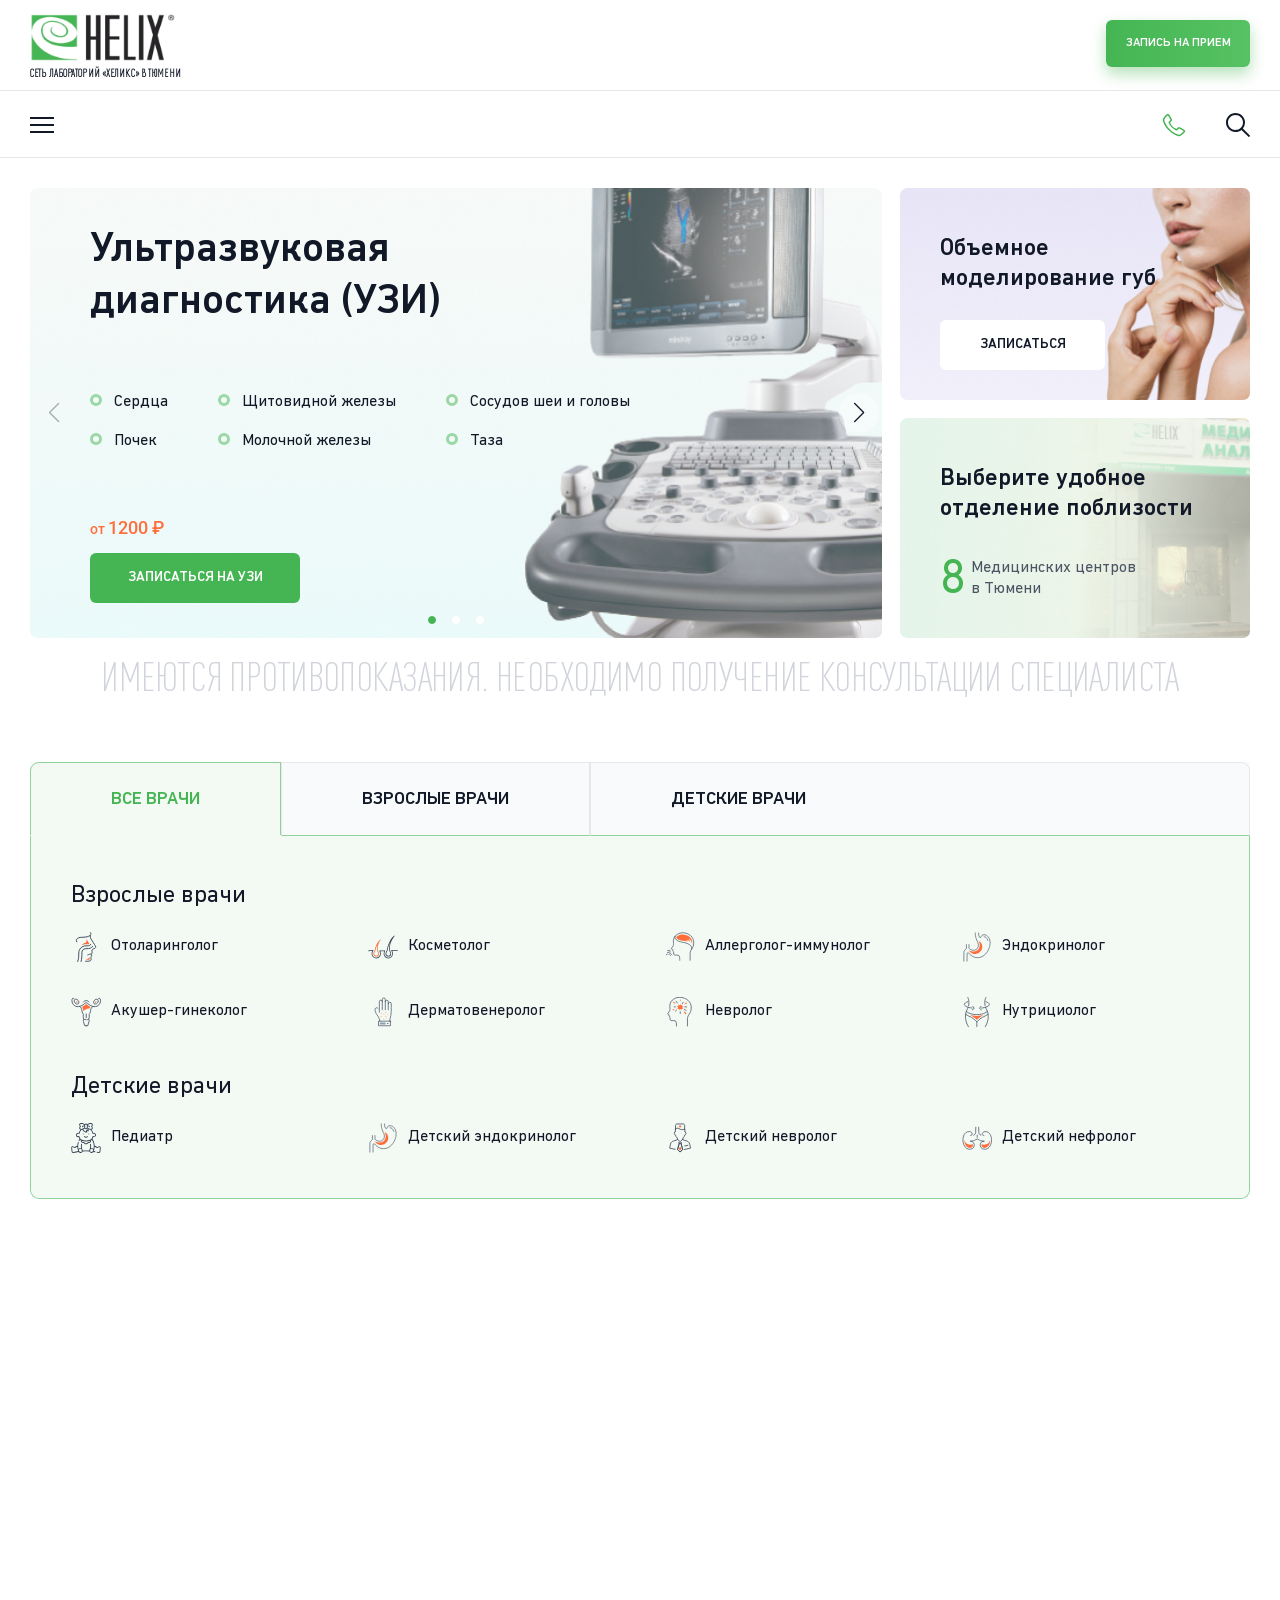
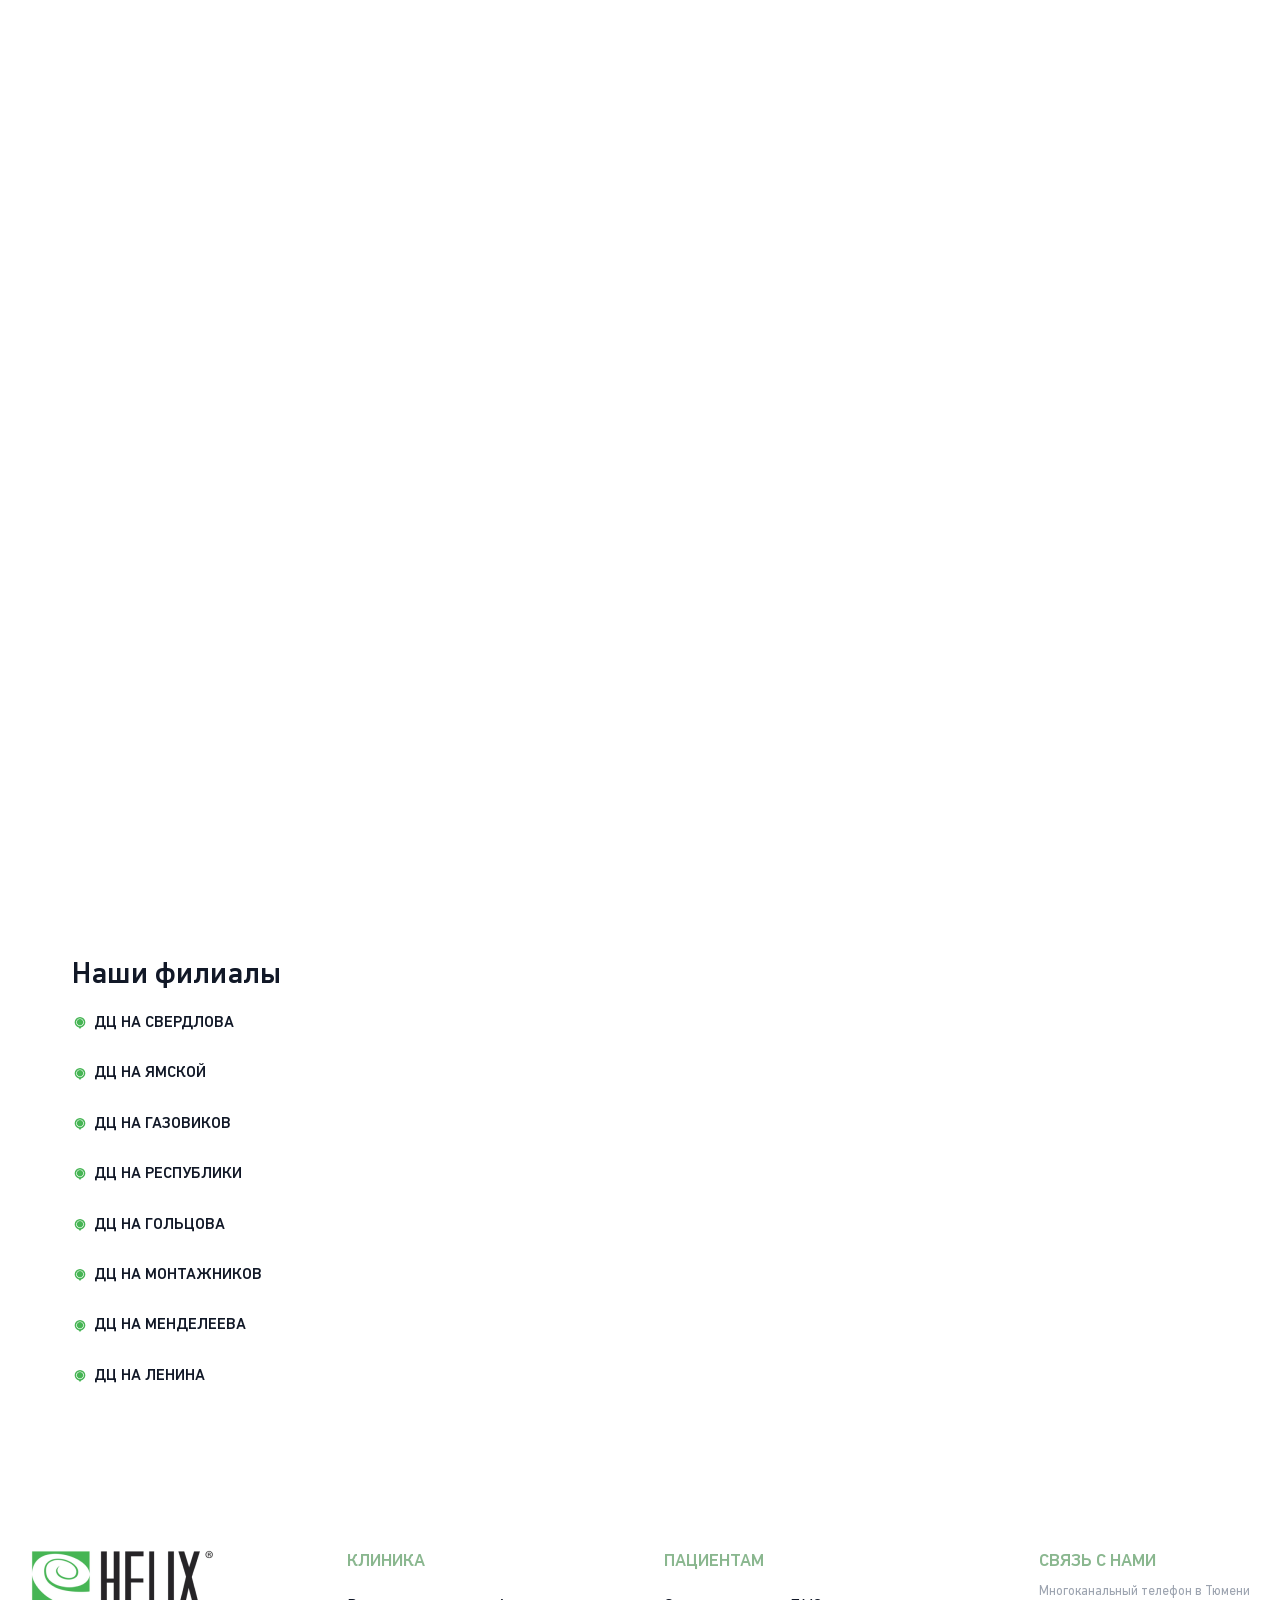
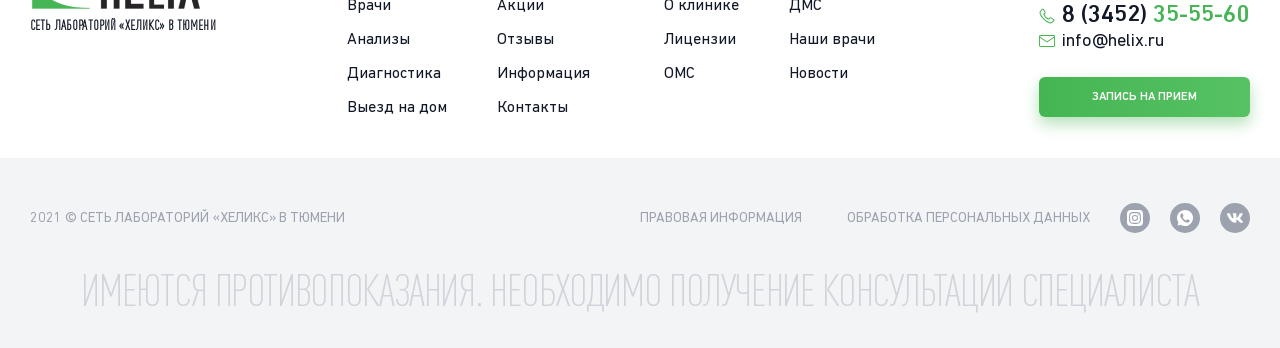
<file: index.html>
<!DOCTYPE html>
<html lang="ru">

<head>
    <title>HELIX</title>
    <link rel="icon" href="./img/favicon.ico">
    <meta charset="UTF-8">
    <meta name="viewport" content="width=device-width, initial-scale=1, user-scalable=no">
    <meta name="description" content="Сеть лабораторий 'Хеликс' в Тюмени">
    <meta http-equiv="X-UA-Compatible" content="IE=edge">
    <link rel="preconnect" href="https://fonts.googleapis.com">
    <link rel="preconnect" href="https://fonts.gstatic.com" crossorigin>
    <link
        href="https://fonts.googleapis.com/css2?family=Roboto:ital,wght@0,100;0,300;0,400;0,500;0,700;0,900;1,100;1,300;1,400;1,500;1,700;1,900&display=swap"
        rel="stylesheet">
    <link rel="stylesheet" href="https://unpkg.com/swiper/swiper-bundle.min.css" />
    <link rel="stylesheet" href="css/style.css">
    <script src="https://api-maps.yandex.ru/2.1/?apikey=32934b60-7668-4b0e-b423-d1d9d7bd789d&lang=ru_RU"
        type="text/javascript"></script>
</head>

<body>
    <!-- Главная -->
    <div class="page">
        <!-- Шапка -->
        <header class="header">
    <div class="page__container">
        <div class="header__container">

            <!-- Логотип -->
            <a href="/" class="logo">
                <img src="./img/logo.png" alt="Logo">
                <p>Сеть лабораторий «Хеликс» В ТЮМЕНИ</p>
            </a>

            <!-- Верхнее подменю -->
            <nav class="header__submenu">
                <ul class="header__submenu-list">
                    <li class="header__submenu-item"><a href="#" class="header__submenu-link">О клинике</a>
                    </li>
                    <li class="header__submenu-item"><a href="#" class="header__submenu-link">Лицензии</a>
                    </li>
                    <li class="header__submenu-item"><a href="#" class="header__submenu-link">ОМС</a></li>
                    <li class="header__submenu-item"><a href="#" class="header__submenu-link">Наши врачи</a>
                    </li>
                    <li class="header__submenu-item"><a href="#" class="header__submenu-link">Отзывы</a>
                    </li>
                    <li class="header__submenu-item"><a href="#" class="header__submenu-link">Выезд на
                            дом</a>
                    </li>
                </ul>
            </nav>

            <!-- Слабовидящим -->
            <a class="header__eye">

                <svg class="header__eye-icon">
                    <use href="./img/icons/icons.svg#eye"></use>
                </svg>
                <p>Слабовидящим</p>
            </a>

            <!-- Поиск -->
            <form class="header__search">
                <div class="header__search-close">
                    <span></span><span></span>
                </div>
                <div class="header__search-row">
                    <button class="header__search-submit-mobile">
                        <svg>
                            <use href="./img/icons/icons.svg#search"></use>
                        </svg>
                    </button>
                    <svg class="header__search-only-icon">
                        <use href="./img/icons/icons.svg#search"></use>
                    </svg>
                    <input type="text" class="header__search-input" placeholder="Поиск нужного исследования, врача"
                        minlength="1" name="search" autocomplete="off" />
                </div>
                <button class="header__search-btn">Найти</button>
            </form>

            <!-- Контакты в шапке -->
            <div class="header__contacts">
                <a href="tel:+73452355560" class="phone">
                    <svg>
                        <use href="./img/icons/icons.svg#phone"></use>
                    </svg>
                    <p>8 (3452) <span>35-55-60</span></p>
                </a>
                <a href="#map" class="header__contacts-map">8 центров в Тюмени</a>
            </div>

            <!-- Кнопка -->
            <button data-pointer="signup" class="btn btn_main">Запись на прием</button>

            <!-- Верхнее меню -->
            <nav class="menu">
                <div class="header__burger">
                    <span></span><span></span><span></span>
                </div>
                <ul class="menu__list">
                    <li class="menu__item menu__item-dropdown">
                        <a href="./choose-doctors.html" class="menu__link">Выбрать врача</a>
                        <div class="menu__expand">
                            <div class="menu__expand-layout">
                                <ul class="menu__dropdown">
                                    <li class="menu__dropdown-item"><span
                                            class="menu__dropdown-link menu__dropdown-link_none">Взрослые врачи</span>
                                    </li>
                                    <li class="menu__dropdown-item"><a href="./doctor.html"
                                            class="menu__dropdown-link">Отоларинголог (ЛОР)</a></li>
                                    <li class="menu__dropdown-item"><a href="#"
                                            class="menu__dropdown-link">Дерматовенеролог</a></li>
                                    <li class="menu__dropdown-item"><a href="#" class="menu__dropdown-link">Невролог</a>
                                    </li>
                                    <li class="menu__dropdown-item"><a href="#"
                                            class="menu__dropdown-link">Косметолог</a></li>
                                    <li class="menu__dropdown-item"><a href="#"
                                            class="menu__dropdown-link">Аллерголог-иммунологог</a></li>
                                    <li class="menu__dropdown-item"><a href="#"
                                            class="menu__dropdown-link">Эндокринолог</a></li>
                                    <li class="menu__dropdown-item"><a href="#"
                                            class="menu__dropdown-link">Нутрициолог</a></li>
                                </ul>
                                <ul class="menu__dropdown">
                                    <li class="menu__dropdown-item"><span
                                            class="menu__dropdown-link menu__dropdown-link_none">Детские врачи</span>
                                    </li>
                                    <li class="menu__dropdown-item"><a href="#" class="menu__dropdown-link">Педиатр</a>
                                    </li>
                                    <li class="menu__dropdown-item"><a href="#"
                                            class="menu__dropdown-link">Эндокринолог</a></li>
                                    <li class="menu__dropdown-item"><a href="#" class="menu__dropdown-link">Невролог</a>
                                    </li>
                                    <li class="menu__dropdown-item"><a href="#" class="menu__dropdown-link">Нефролог</a>
                                    </li>
                                </ul>
                            </div>
                        </div>
                    </li>
                    <li class="menu__item"><a href="./uslugi.html" class="menu__link">УЗИ</a></li>
                    <li class="menu__item"><a href="#" class="menu__link">ЭКГ</a></li>
                    <li class="menu__item"><a href="#" class="menu__link">Процедурный кабинет</a></li>
                    <li class="menu__item menu__item-dropdown">
                        <a href="#" class="menu__link">Диагностика</a>
                        <div class="menu__expand">
                            <div class="menu__expand-layout">
                                <ul class="menu__dropdown">
                                    <li class="menu__dropdown-item"><a href="#" class="menu__dropdown-link">Какой-то
                                            пункт</a></li>
                                    <li class="menu__dropdown-item"><a href="#" class="menu__dropdown-link">Какой-то
                                            пункт</a></li>
                                    <li class="menu__dropdown-item"><a href="#" class="menu__dropdown-link">Какой-то
                                            пункт</a></li>
                                    <li class="menu__dropdown-item"><a href="#" class="menu__dropdown-link">Какой-то
                                            пункт</a></li>
                                </ul>
                            </div>
                        </div>
                    </li>
                    <li class="menu__item"><a href="#" class="menu__link">Анализы</a></li>
                    <li class="menu__item"><a href="#" class="menu__link">Акции</a></li>
                    <li class="menu__item menu__item-dropdown">
                        <a href="#" class="menu__link">Пациентам</a>
                        <div class="menu__expand">
                            <div class="menu__expand-layout">
                                <ul class="menu__dropdown">
                                    <li class="menu__dropdown-item"><a href="#" class="menu__dropdown-link">Какой-то
                                            пункт</a></li>
                                    <li class="menu__dropdown-item"><a href="#" class="menu__dropdown-link">Какой-то
                                            пункт</a></li>
                                    <li class="menu__dropdown-item"><a href="#" class="menu__dropdown-link">Какой-то
                                            пункт</a></li>
                                    <li class="menu__dropdown-item"><a href="#" class="menu__dropdown-link">Какой-то
                                            пункт</a></li>
                                </ul>
                            </div>
                        </div>
                    </li>
                    <li class="menu__item"><a href="#" class="menu__link">Контакты</a></li>
                    <li class="menu__item">
                        <a href="#" class="menu__link menu__link_covid">
                            <svg>
                                <use href="./img/icons/icons.svg#virus"></use>
                            </svg>
                            <span>Covid-19</span>
                        </a>
                    </li>
                </ul>
            </nav>
        </div>
    </div>

</header>
        <main class="main">
            <!-- Баннеры -->
            <section class="banners">
    <div class="page__container">
        <div class="banners__container">

            <!-- Свайпер -->
            <div class="swiper swiper-banners">
                <div class="swiper-wrapper">
                    <div class="swiper-slide">
                        <div style="background-image: url('./img/banners/uzi.png');" class="banners__banner">
                            <!-- <img class="banners__img" src="./img/banners/uzi.png" alt="#"> -->
                            <h1 class="banners__title ">
                                Ультразвуковая диагностика (УЗИ)
                            </h1>
                            <ul class="list ">
                                <li class="list-item">
                                    <p>
                                        <svg class="ellipse-icon">
                                            <use href="./img/icons/icons.svg#ellipse"></use>
                                        </svg>
                                        <span class="list-text">Сердца</span>
                                    </p>
                                </li>
                                <li class="list-item">
                                    <p>
                                        <svg class="ellipse-icon">
                                            <use href="./img/icons/icons.svg#ellipse"></use>
                                        </svg>
                                        <span class="list-text">Щитовидной железы</span>
                                    </p>
                                </li>
                                <li class="list-item">
                                    <p>
                                        <svg class="ellipse-icon">
                                            <use href="./img/icons/icons.svg#ellipse">Сосудов шеи и головы</use>
                                        </svg>
                                        <span class="list-text">Сосудов шеи и головы</span>
                                    </p>
                                </li>
                                <li class="list-item">
                                    <p>
                                        <svg class="ellipse-icon">
                                            <use href="./img/icons/icons.svg#ellipse"></use>
                                        </svg>
                                        <span class="list-text">Почек</span>
                                    </p>
                                </li>
                                <li class="list-item">
                                    <p>
                                        <svg class="ellipse-icon">
                                            <use href="./img/icons/icons.svg#ellipse"></use>
                                        </svg>
                                        <span class="list-text">Молочной железы</span>
                                    </p>
                                </li>
                                <li class="list-item">
                                    <p>
                                        <svg class="ellipse-icon">
                                            <use href="./img/icons/icons.svg#ellipse"></use>
                                        </svg>
                                        <span class="list-text">Таза</span>
                                    </p>
                                </li>
                            </ul>
                            <div class="banners__signup">
                                <p class="price">от <span>1200 ₽</span></p>
                                <button data-pointer="signup" class="btn btn_banner">Записаться на узи</button>
                            </div>

                        </div>

                    </div>
                    <div class="swiper-slide">

                        <div style="background-image: url(./img/banners/matka.png);" class="banners__banner ">
                            <h1 class="banners__title ">Онкоскрининг шейки матки</h1>
                            <ul class="list matka ">
                                <li class="list-item">
                                    <p>
                                        <svg class="ellipse-icon">
                                            <use href="./img/icons/icons.svg#ellipse"></use>
                                        </svg>
                                        <span class="list-text">Тест на ВПЧ высокого онкогенного риска</span>
                                    </p>
                                    <p class="price matka"><span>2570 ₽</span> <sup class="price_old"> 5065 ₽</sup> </p>
                                </li>
                                <li class="list-item">
                                    <p>
                                        <svg class="ellipse-icon">
                                            <use href="./img/icons/icons.svg#ellipse"></use>
                                        </svg>
                                        <span class="list-text">ВПЧ-тест + жидкостная цитология </span>
                                    </p>
                                    <p class="price matka"><span>3690 ₽</span> <sup class="price_old">6020 ₽</sup></p>
                                </li>
                            </ul>
                            <div class="banners__signup">
                                <button data-pointer="signup" class="btn btn_banner">Записаться</button>
                            </div>
                        </div>

                    </div>
                    <div class="swiper-slide">

                        <div style="background-image: url(./img/banners/covid.png);" class="banners__banner ">
                            <h1 class="banners__title ">ПЦР тест на Covid-19</h1>
                            <ul class="list list_one-column ">
                                <li class="list-item">
                                    <p>
                                        <svg class="ellipse-icon">
                                            <use href="./img/icons/icons.svg#ellipse"></use>
                                        </svg>
                                        <span class="list-text">Забор мазка</span>
                                    </p>
                                </li>
                                <li class="list-item">
                                    <p>
                                        <svg class="ellipse-icon">
                                            <use href="./img/icons/icons.svg#ellipse"></use>
                                        </svg>
                                        <span class="list-text">Справка на двух языках</span>
                                    </p>
                                </li>
                                <li class="list-item">
                                    <p>
                                        <svg class="ellipse-icon">
                                            <use href="./img/icons/icons.svg#ellipse"></use>
                                        </svg>
                                        <span class="list-text">QR-код</span>
                                    </p>
                                </li>
                            </ul>
                            <div class="banners__signup">
                                <p class="price"><span>1500 ₽</span></p>
                                <button data-pointer="signup" class="btn btn_banner">Записаться</button>
                            </div>
                        </div>

                    </div>
                </div>
                <div class="swiper-pagination"></div>

                <div class="swiper-button-next"></div>
                <div class="swiper-button-prev"></div>
            </div>
            <!-- Конец свайпера -->

            <!-- <div style="background-image: url(./img/banners/biomaterial.png);" class="banners__block">
                <h2 class="banners__block-title">Мобильная служба на дом для забора биоматериала</h2>
                <button data-pointer="signup" class="btn btn_banners-block">Вызвать</button>
            </div> -->
            <div style="background-image: url(./img/banners/modelirovanie.png);" class="banners__block">
                <h2 class="banners__block-title">Объемное моделирование губ</h2>
                <button data-pointer="signup" class="btn btn_banners-block">Записаться</button>
            </div>
            <div style="background-image: url(./img/banners/centers.png);" class="banners__block">
                <h2 class="banners__block-title">Выберите удобное отделение поблизости</h2>
                <div class="banners__block-centers">
                    <p>8</p>
                    <p>Медицинских центров в Тюмени</p>
                </div>
            </div>
        </div>
        <p class="contraindications banners__contraindications">ИМЕЮТСЯ ПРОТИВОПОКАЗАНИЯ. НЕОБХОДИМО ПОЛУЧЕНИЕ
            КОНСУЛЬТАЦИИ СПЕЦИАЛИСТА
        </p>
    </div>
</section>
            <!-- Специальности -->
            <section class="specialties">
    <div class="page__container">
        <div class="tabs">
            <div class="tabs__controls">
                <label for="tab1">Все врачи
                    <input id="tab1" class="visually-hidden" type="radio" value="tab1" name="tabs" checked>
                </label>

                <label for="tab2">Взрослые врачи
                    <input id="tab2" class="visually-hidden" type="radio" value="tab2" name="tabs">
                </label>

                <label for="tab3">Детские врачи
                    <input id="tab3" class="visually-hidden" type="radio" value="tab3" name="tabs">
                </label>
            </div>
            <div class="tabs__content">
                <div class="tabs__tab" data-pointer="tab1">
                    <div class="specialties__block">
                        <h3 class="specialties__title">Взрослые врачи</h3>
                        <ul class="specialties__list">
                            <li class="specialties__item">
                                <a href="#" class="specialties__item-link">
                                    <svg>
                                        <use href="./img/icons/icons.svg#specialization_otolaringolog"></use>
                                    </svg>
                                    <span>Отоларинголог</span>
                                </a>
                            </li>
                            <li class="specialties__item">
                                <a href="#" class="specialties__item-link">
                                    <svg>
                                        <use href="./img/icons/icons.svg#specialization_kosmetolog"></use>
                                    </svg>
                                    <span>Косметолог</span>
                                </a>
                            </li>
                            <li class="specialties__item">
                                <a href="#" class="specialties__item-link">
                                    <svg>
                                        <use href="./img/icons/icons.svg#specialization_allergolog-immunolog"></use>
                                    </svg>
                                    <span>Аллерголог-иммунолог</span>
                                </a>
                            </li>
                            <li class="specialties__item">
                                <a href="#" class="specialties__item-link">
                                    <svg>
                                        <use href="./img/icons/icons.svg#specialization_endokrinolog"></use>
                                    </svg>
                                    <span>Эндокринолог</span>
                                </a>
                            </li>
                            <li class="specialties__item">
                                <a href="#" class="specialties__item-link">
                                    <svg>
                                        <use href="./img/icons/icons.svg#specialization_akusher-ginekolog"></use>
                                    </svg>
                                    <span>Акушер-гинеколог</span>
                                </a>
                            </li>
                            <li class="specialties__item">
                                <a href="#" class="specialties__item-link">
                                    <svg>
                                        <use href="./img/icons/icons.svg#specialization_dermatovenerolog"></use>
                                    </svg>
                                    <span>Дерматовенеролог</span>
                                </a>
                            </li>
                            <li class="specialties__item">
                                <a href="#" class="specialties__item-link">
                                    <svg>
                                        <use href="./img/icons/icons.svg#specialization_nevrolog"></use>
                                    </svg>
                                    <span>Невролог</span>
                                </a>
                            </li>
                            <li class="specialties__item">
                                <a href="#" class="specialties__item-link">
                                    <svg>
                                        <use href="./img/icons/icons.svg#specialization_nutriciolog"></use>
                                    </svg>
                                    <span>Нутрициолог</span>
                                </a>
                            </li>
                        </ul>
                    </div>
                    <div class="specialties__block">
                        <h3 class="specialties__title">Детские врачи</h3>
                        <ul class="specialties__list">
                            <li class="specialties__item">
                                <a href="#" class="specialties__item-link">
                                    <svg>
                                        <use href="./img/icons/icons.svg#specialization_pediatr"></use>
                                    </svg>
                                    <span>Педиатр</span>
                                </a>
                            </li>
                            <li class="specialties__item">
                                <a href="#" class="specialties__item-link">
                                    <svg>
                                        <use href="./img/icons/icons.svg#specialization_detskiy-endokrinolog"></use>
                                    </svg>
                                    <span>Детский эндокринолог</span>
                                </a>
                            </li>
                            <li class="specialties__item">
                                <a href="#" class="specialties__item-link">
                                    <svg>
                                        <use href="./img/icons/icons.svg#specialization_detskiy-nevrolog"></use>
                                    </svg>
                                    <span>Детский невролог</span>
                                </a>
                            </li>
                            <li class="specialties__item">
                                <a href="#" class="specialties__item-link">
                                    <svg>
                                        <use href="./img/icons/icons.svg#specialization_detskiy-nefrolog"></use>
                                    </svg>
                                    <span>Детский нефролог</span>
                                </a>
                            </li>
                        </ul>
                    </div>
                </div>
                <div class="tabs__tab" data-pointer="tab2">
                    <div class="specialties__block">
                        <h3 class="specialties__title">Взрослые врачи</h3>
                        <ul class="specialties__list">
                            <li class="specialties__item">
                                <a href="#" class="specialties__item-link">
                                    <svg>
                                        <use href="./img/icons/icons.svg#specialization_otolaringolog"></use>
                                    </svg>
                                    <span>Отоларинголог</span>
                                </a>
                            </li>
                            <li class="specialties__item">
                                <a href="#" class="specialties__item-link">
                                    <svg>
                                        <use href="./img/icons/icons.svg#specialization_kosmetolog"></use>
                                    </svg>
                                    <span>Косметолог</span>
                                </a>
                            </li>
                            <li class="specialties__item">
                                <a href="#" class="specialties__item-link">
                                    <svg>
                                        <use href="./img/icons/icons.svg#specialization_allergolog-immunolog"></use>
                                    </svg>
                                    <span>Аллерголог-иммунолог</span>
                                </a>
                            </li>
                            <li class="specialties__item">
                                <a href="#" class="specialties__item-link">
                                    <svg>
                                        <use href="./img/icons/icons.svg#specialization_endokrinolog"></use>
                                    </svg>
                                    <span>Эндокринолог</span>
                                </a>
                            </li>
                            <li class="specialties__item">
                                <a href="#" class="specialties__item-link">
                                    <svg>
                                        <use href="./img/icons/icons.svg#specialization_akusher-ginekolog"></use>
                                    </svg>
                                    <span>Акушер-гинеколог</span>
                                </a>
                            </li>
                            <li class="specialties__item">
                                <a href="#" class="specialties__item-link">
                                    <svg>
                                        <use href="./img/icons/icons.svg#specialization_dermatovenerolog"></use>
                                    </svg>
                                    <span>Дерматовенеролог</span>
                                </a>
                            </li>
                            <li class="specialties__item">
                                <a href="#" class="specialties__item-link">
                                    <svg>
                                        <use href="./img/icons/icons.svg#specialization_nevrolog"></use>
                                    </svg>
                                    <span>Невролог</span>
                                </a>
                            </li>
                            <li class="specialties__item">
                                <a href="#" class="specialties__item-link">
                                    <svg>
                                        <use href="./img/icons/icons.svg#specialization_nutriciolog"></use>
                                    </svg>
                                    <span>Нутрициолог</span>
                                </a>
                            </li>
                        </ul>
                    </div>
                </div>
                <div class="tabs__tab" data-pointer="tab3">
                    <div class="specialties__block">
                        <h3 class="specialties__title">Детские врачи</h3>
                        <ul class="specialties__list">
                            <li class="specialties__item">
                                <a href="#" class="specialties__item-link">
                                    <svg>
                                        <use href="./img/icons/icons.svg#specialization_pediatr"></use>
                                    </svg>
                                    <span>Педиатр</span>
                                </a>
                            </li>
                            <li class="specialties__item">
                                <a href="#" class="specialties__item-link">
                                    <svg>
                                        <use href="./img/icons/icons.svg#specialization_detskiy-endokrinolog"></use>
                                    </svg>
                                    <span>Детский эндокринолог</span>
                                </a>
                            </li>
                            <li class="specialties__item">
                                <a href="#" class="specialties__item-link">
                                    <svg>
                                        <use href="./img/icons/icons.svg#specialization_detskiy-nevrolog"></use>
                                    </svg>
                                    <span>Детский невролог</span>
                                </a>
                            </li>
                            <li class="specialties__item">
                                <a href="#" class="specialties__item-link">
                                    <svg>
                                        <use href="./img/icons/icons.svg#specialization_detskiy-nefrolog"></use>
                                    </svg>
                                    <span>Детский нефролог</span>
                                </a>
                            </li>
                        </ul>
                    </div>
                </div>
            </div>
        </div>
    </div>
</section>
            <!-- Диагностика -->
            <section class="diagnostics">
    <div class="page__container">
        <div class="diagnostics__container">
            <h2 class="section__title">Диагностика</h2>
            <ul class="diagnostics__cards">
                <li class="diagnostics__card _anim-items _anim-no-hide">
                    <img class="diagnostics__card-img" src="./img/diagnostics/uzi.png" alt="#">
                    <a href="#"><h3 class="diagnostics__card-title">Ультразвуковое исследование (УЗИ)</h3></a>
                    <ul class="list diagnostics__list">
                        <li class="list-item">
                            <a href="#">
                                <svg class="ellipse-icon">
                                    <use href="./img/icons/icons.svg#ellipse"></use>
                                </svg>
                                <span class="list-text">Транскраниальное дуплексное сканирование (ТКДС)</span>
                            </a>
                        </li>
                        <li class="list-item">
                            <a href="#">
                                <svg class="ellipse-icon">
                                    <use href="./img/icons/icons.svg#ellipse"></use>
                                </svg>
                                <span class="list-text"> УЗИ сосудов головного мозга</span>
                            </a>
                        </li>
                        <li class="list-item">
                            <a href="#">
                                <svg class="ellipse-icon">
                                    <use href="./img/icons/icons.svg#ellipse"></use>
                                </svg>
                                <span class="list-text"> Узи почек</span>
                            </a>
                        </li>

                    </ul>
                    <a href="#" class="all-link">Все услуги УЗИ
                        <svg>
                            <use href="./img/icons/icons.svg#arrow-link"></use>
                        </svg>
                    </a>
                </li>
                <li class="diagnostics__card _anim-items _anim-no-hide">
                    <img class="diagnostics__card-img" src="./img/diagnostics/ekg.png" alt="#">
                    <a href="#"><h3 class="diagnostics__card-title">Электрокардиограмма (ЭКГ)</h3></a>
                    <ul class="list diagnostics__list">
                        <li class="list-item">
                            <a href="#">
                                <svg class="ellipse-icon">
                                    <use href="./img/icons/icons.svg#ellipse"></use>
                                </svg>
                                <span class="list-text">ЭКГ с нагрузкой</span>
                            </a>
                        </li>
                        <li class="list-item">
                            <a href="#">
                                <svg class="ellipse-icon">
                                    <use href="./img/icons/icons.svg#ellipse"></use>
                                </svg>
                                <span class="list-text">ЭКГ без нагрузки</span>
                            </a>
                        </li>
                    </ul>
                </li>
                <li class="diagnostics__card _anim-items _anim-no-hide">
                    <img class="diagnostics__card-img" src="./img/diagnostics/function.png" alt="#">
                    <a href="#"><h3 class="diagnostics__card-title">Функциональная диагностика</h3></a>
                    <ul class="list diagnostics__list">
                        <li class="list-item">
                            <a href="#">
                                <svg class="ellipse-icon">
                                    <use href="./img/icons/icons.svg#ellipse"></use>
                                </svg>
                                <span class="list-text">Биоимпедансный анализ состава тела</span>
                            </a>
                        </li>
                        <li class="list-item">
                            <a href="#">
                                <svg class="ellipse-icon">
                                    <use href="./img/icons/icons.svg#ellipse"></use>
                                </svg>
                                <span class="list-text">Суточное мониторирование по Холтеру</span>
                            </a>
                        </li>
                        <li class="list-item">
                            <a href="#">
                                <svg class="ellipse-icon">
                                    <use href="./img/icons/icons.svg#ellipse"></use>
                                </svg>
                                <span class="list-text"> Кислородная барокамера</span>
                            </a>
                        </li>

                    </ul>
                    
                </li>
            </ul>
        </div>
    </div>
</section>
            <!-- Популярные услуги -->
            <section class="popular">
    <div class="page__container">

        <div class="section__top">
            <h2 class="section__title">Популярные услуги</h2>
            <a href="#" class="all-link section__all">Все услуги
                <svg>
                    <use href="./img/icons/icons.svg#arrow-link"></use>
                </svg>
            </a>
        </div>

        <ul class="popular__cards _anim-items _anim-no-hide">
            <li style="background-image: url(./img/popular/1.png);" class="popular__card">
                <a href="#" class="popular__card-link">

                    <p class="popular__card-text">Оформление справки в бассейн</p>
                </a>
            </li>
            <li style="background-image: url(./img/popular/2.png);" class="popular__card">
                <a href="#" class="popular__card-link">

                    <p class="popular__card-text">Оформление справки в бассейн</p>
                </a>
            </li>
            <li style="background-image: url(./img/popular/1.png);" class="popular__card">
                <a href="#" class="popular__card-link">

                    <p class="popular__card-text">Оформление справки в бассейн</p>
                </a>
            </li>
            <li style="background-image: url(./img/popular/2.png);" class="popular__card">
                <a href="#" class="popular__card-link">

                    <p class="popular__card-text">Оформление справки в бассейн</p>
                </a>
            </li>
            <li style="background-image: url(./img/popular/1.png);" class="popular__card">
                <a href="#" class="popular__card-link">

                    <p class="popular__card-text">Оформление справки в бассейн</p>
                </a>
            </li>
            <li style="background-image: url(./img/popular/2.png);" class="popular__card">
                <a href="#" class="popular__card-link">

                    <p class="popular__card-text">Оформление справки в бассейн</p>
                </a>
            </li>
            <li style="background-image: url(./img/popular/1.png);" class="popular__card">
                <a href="#" class="popular__card-link">

                    <p class="popular__card-text">Оформление справки в бассейн</p>
                </a>
            </li>
            <li style="background-image: url(./img/popular/2.png);" class="popular__card">
                <a href="#" class="popular__card-link">

                    <p class="popular__card-text">Оформление справки в бассейн</p>
                </a>
            </li>
            <li style="background-image: url(./img/popular/1.png);" class="popular__card">
                <a href="#" class="popular__card-link">

                    <p class="popular__card-text">Оформление справки в бассейн</p>
                </a>
            </li>
            <li style="background-image: url(./img/popular/2.png);" class="popular__card">
                <a href="#" class="popular__card-link">

                    <p class="popular__card-text">Оформление справки в бассейн</p>
                </a>
            </li>
        </ul>
    </div>
</section>
            <!-- Наши врачи -->
            <section class="doctors doctors_main">
    <div class="page__container">

        <div class="section__top">
            <h2 class="section__title">Наши врачи</h2>
            <a href="#" class="all-link section__all">Все врачи
                <svg>
                    <use href="./img/icons/icons.svg#arrow-link"></use>
                </svg>
            </a>
        </div>
        <ul class="doctors__list _anim-items _anim-no-hide">
            <li class="doctors__item">
                <a href="#"><img class="doctors__photo" src="./img/doctor.png" alt="#"></a>
                <div class="doctors__description">
                    <p class="doctors__post">Врач хирург</p>
                    <a href="#">
                        <h3 class="doctors__name">Петров Иван Иванович</h3>
                    </a>
                    <p class="doctors__experience">Стаж работы 10 лет</p>
                    <ul class="list doctors__lists">
                        <li class="list-item">
                          
                                <svg class="ellipse-icon">
                                    <use href="./img/icons/icons.svg#ellipse-full"></use>
                                </svg>
                                <span class="list-text">ДЦ на Ямской</span>
                            
                        </li>
                        <li class="list-item">
                            
                                <svg class="ellipse-icon">
                                    <use href="./img/icons/icons.svg#ellipse-full"></use>
                                </svg>
                                <span class="list-text">ДЦ на Гольцова</span>
                            
                        </li>
                    </ul>
                    <button class="btn btn_white">Записаться</button>
                </div>
            </li>
            <li class="doctors__item">
                <a href="#"><img class="doctors__photo" src="./img/doctor.png" alt="#"></a>
                <div class="doctors__description">
                    <p class="doctors__post">Врач хирург</p>
                    <a href="./current-doctor.html">
                        <h3 class="doctors__name">Петров Иван Иванович</h3>
                    </a>
                    <p class="doctors__experience">Стаж работы 10 лет</p>
                    <ul class="list doctors__lists">
                        <li class="list-item">
                            
                                <svg class="ellipse-icon">
                                    <use href="./img/icons/icons.svg#ellipse-full"></use>
                                </svg>
                                <span class="list-text">ДЦ на Ямской</span>
                            
                        </li>
                        <li class="list-item">
                           
                                <svg class="ellipse-icon">
                                    <use href="./img/icons/icons.svg#ellipse-full"></use>
                                </svg>
                                <span class="list-text">ДЦ на Гольцова</span>
                            
                        </li>
                    </ul>
                    <button class="btn btn_white">Записаться</button>
                </div>
            </li>
            <li class="doctors__item">
                <a href="#"><img class="doctors__photo" src="./img/doctor.png" alt="#"></a>
                <div class="doctors__description">
                    <p class="doctors__post">Врач хирург</p>
                    <a href="./current-doctor.html">
                        <h3 class="doctors__name">Петров Иван Иванович</h3>
                    </a>
                    <p class="doctors__experience">Стаж работы 10 лет</p>
                    <ul class="list doctors__lists">
                        <li class="list-item">
                           
                                <svg class="ellipse-icon">
                                    <use href="./img/icons/icons.svg#ellipse-full"></use>
                                </svg>
                                <span class="list-text">ДЦ на Ямской</span>
                          
                        </li>
                        <li class="list-item">
                            
                                <svg class="ellipse-icon">
                                    <use href="./img/icons/icons.svg#ellipse-full"></use>
                                </svg>
                                <span class="list-text">ДЦ на Гольцова</span>
                            
                        </li>
                    </ul>
                    <button class="btn btn_white">Записаться</button>
                </div>
            </li>
            <li class="doctors__item">
                <a href="#"><img class="doctors__photo" src="./img/doctor.png" alt="#"></a>
                <div class="doctors__description">
                    <p class="doctors__post">Врач хирург</p>
                    <a href="#">
                        <h3 class="doctors__name">Петров Иван Иванович</h3>
                    </a>
                    <p class="doctors__experience">Стаж работы 10 лет</p>
                    <ul class="list doctors__lists">
                        <li class="list-item">
                            
                                <svg class="ellipse-icon">
                                    <use href="./img/icons/icons.svg#ellipse-full"></use>
                                </svg>
                                <span class="list-text">ДЦ на Ямской</span>
                            
                        </li>
                        <li class="list-item">
                           
                                <svg class="ellipse-icon">
                                    <use href="./img/icons/icons.svg#ellipse-full"></use>
                                </svg>
                                <span class="list-text">ДЦ на Гольцова</span>
                            
                        </li>
                    </ul>
                    <button class="btn btn_white">Записаться</button>
                </div>
            </li>
        </ul>
    </div>
</section>
            <!-- Почему Hellix -->
            <section class="about about_main">
    <div class="page__container ">
        <div class="about__container">
            <img class="about__photo _anim-items _anim-no-hide" src="./img/about/photo.png" alt="#">
            <div class="about__block _anim-items _anim-no-hide">
                <h2 class="section__title">Почему Hellix</h2>
                <div class="about__info">
                    <p>Лабораторная служба «Хеликс» выполняет более 2000 наименований
                        исследований для более чем 1500 частных и государственных медицинских учреждений, оказывает
                        услуги
                        клиентам в 130 городах России, имеет 5 лабораторных комплекса площадью более 6 000 м2 в Москве,
                        Санкт-Петербурге, Екатеринбурге, Краснодаре и Новосибирске. </p>
                    <div class="about__mission light-green-block">
                        <h3>Наша миссия</h3>
                        <p>Предоставить доступ к лучшим услугам и специалистам в своей
                            области в одном месте. Мы делаем упор на качестве предоставляемых услуг и сервисе для наших
                            пациентов.</p>
                        <ul>
                            <li>
                                <img src="./img/about/1.png" alt="#">
                                <p>Врачи высокой квалицикации</p>
                            </li>
                            <li>
                                <img src="./img/about/2.png" alt="#">
                                <p>Современное диагностическое оборудование</p>
                            </li>
                            <li>
                                <img src="./img/about/3.png" alt="#">
                                <p>Быстрое получение результата</p>
                            </li>
                            <li>
                                <img src="./img/about/4.png" alt="#">
                                <p>8 центров в Тюмени</p>
                            </li>
                        </ul>
                    </div>
                </div>
            </div>
        </div>

    </div>
</section>
        </main>
        <div id="map" class="maps">
    <div class="page__container maps__container">
        <div class="maps__absolute">
            <h2 class="maps__absolute-title">Наши филиалы</h2>
            <ul class="list">
                <li class="list-item">
                    <a data-map="1">
                        <svg class="ellipse-icon">
                            <use href="./img/icons/icons.svg#map-icon"></use>
                        </svg>
                        <span class="list-text">ДЦ на Свердлова</span>
                    </a>
                </li>
                <li class="list-item">
                    <a data-map="2">
                        <svg class="ellipse-icon">
                            <use href="./img/icons/icons.svg#map-icon"></use>
                        </svg>
                        <span class="list-text">ДЦ на Ямской</span>
                    </a>
                </li>
                <li class="list-item">
                    <a data-map="3">
                        <svg class="ellipse-icon">
                            <use href="./img/icons/icons.svg#map-icon"></use>
                        </svg>
                        <span class="list-text">ДЦ на Газовиков</span>
                    </a>
                </li>
                <li class="list-item">
                    <a data-map="4">
                        <svg class="ellipse-icon">
                            <use href="./img/icons/icons.svg#map-icon"></use>
                        </svg>
                        <span class="list-text">ДЦ на Республики</span>
                    </a>
                </li>
                <li class="list-item">
                    <a data-map="5">
                        <svg class="ellipse-icon">
                            <use href="./img/icons/icons.svg#map-icon"></use>
                        </svg>
                        <span class="list-text">ДЦ на Гольцова</span>
                    </a>
                </li>
                <li class="list-item">
                    <a data-map="6">
                        <svg class="ellipse-icon">
                            <use href="./img/icons/icons.svg#map-icon"></use>
                        </svg>
                        <span class="list-text">ДЦ на Монтажников</span>
                    </a>
                </li>
                <li class="list-item">
                    <a data-map="7">
                        <svg class="ellipse-icon">
                            <use href="./img/icons/icons.svg#map-icon"></use>
                        </svg>
                        <span class="list-text">ДЦ на Менделеева</span>
                    </a>
                </li>
                <li class="list-item">
                    <a data-map="8">
                        <svg class="ellipse-icon">
                            <use href="./img/icons/icons.svg#map-icon"></use>
                        </svg>
                        <!-- Университетская или Ленина? -->
                        <span class="list-text">ДЦ на Ленина</span>
                    </a>
                </li>
            </ul>
        </div>
    </div>

</div>
        <footer class="footer">
    <div class="footer__top">
        <div class="page__container footer__grid">
            <a href="/" class="logo">
                <img src="./img/logo.png" alt="Logo">
                <p>Сеть лабораторий «Хеликс» В ТЮМЕНИ</p>
            </a>
            <nav class="footer__menu">
                <p class="footer__grid-title">Клиника</p>
                <ul class="footer__menu-list">
                    <li><a href="#">Врачи</a></li>
                    <li><a href="#">Акции</a></li>
                    <li><a href="#">Анализы</a></li>
                    <li><a href="#">Отзывы</a></li>
                    <li><a href="#">Диагностика</a></li>
                    <li><a href="#">Информация</a></li>
                    <li><a href="#">Выезд на дом</a></li>
                    <li><a href="#">Контакты</a></li>
                </ul>
            </nav>
            <nav class="footer__menu">
                <p class="footer__grid-title">Пациентам</p>
                <ul class="footer__menu-list">
                    <li><a href="#">О клинике</a></li>
                    <li><a href="#">ДМС</a></li>
                    <li><a href="#">Лицензии</a></li>
                    <li><a href="#">Наши врачи</a></li>
                    <li><a href="#">ОМС</a></li>
                    <li><a href="#">Новости</a></li>
                </ul>
            </nav>
            <div class="footer__contacts">
                <p class="footer__grid-title">Связь с нами</p>
                <p class="footer__contacts-number">Многоканальный телефон в Тюмени </p>
                <a href="tel:+73452355560" class="phone">
                    <svg>
                        <use href="./img/icons/icons.svg#phone"></use>
                    </svg>
                    <p>8 (3452) <span>35-55-60</span></p>
                </a>
                <a href="mailto:info@helix.ru" class="email">
                    <svg>
                        <use href="./img/icons/icons.svg#email"></use>
                    </svg>
                    <p>info@helix.ru</p>
                </a>
                <button data-pointer="signup" class="btn btn_main">Запись на прием</button>
            </div>
        </div>
    </div>
    <div class="footer__bottom">
        <div class="page__container">
            <div class="footer__additionally">
                <p class="footer__copyright">2021 © Сеть лабораторий «Хеликс» В ТЮМЕНИ </p>
                <div class="footer__info">
                    <ul class="footer__info-list">
                        <li><a href="#">Правовая информация</a></li>
                        <li><a href="#">Обработка персональных данных</a></li>
                    </ul>
                    
                </div>
                <ul class="footer__social">
                    <!-- Instagram -->
                    <li>
                        <a target="_blank" href="#">
                            <svg>
                                <use href="./img/icons/icons.svg#instagram"></use>
                            </svg>
                        </a>
                    </li>
                    <!-- Whatsapp -->
                    <li>
                        <a target="_blank" href="#">
                            <svg>
                                <use href="./img/icons/icons.svg#whatsapp"></use>
                            </svg>
                        </a>
                    </li>
                    <!-- ВК -->
                    <li>
                        <a target="_blank" href="#">
                            <svg>
                                <use href="./img/icons/icons.svg#vk"></use>
                            </svg>
                        </a>
                    </li>
                </ul>
            </div>
            <p class="contraindications footer__contraindications">ИМЕЮТСЯ ПРОТИВОПОКАЗАНИЯ. НЕОБХОДИМО ПОЛУЧЕНИЕ
                КОНСУЛЬТАЦИИ СПЕЦИАЛИСТА
            </p>
        </div>
    </div>
</footer>
    </div>

    <!-- Результаты поиска для компонента Битрикса -->
    <div style="display: none;" class="search-result">
        <ul class="search-result__list">
            <li class="search-result__item">
                <a href="#" class="search-result__link">Ультразвуковая диагностика (УЗИ)</a>
            </li>
            <li class="search-result__item">
                <a href="#" class="search-result__link">Ультразвуковая диагностика (УЗИ)</a>
            </li>
            <li class="search-result__item">
                <a href="#" class="search-result__link">Ультразвуковая диагностика (УЗИ)</a>
            </li>
        </ul>
    </div>

    <div id="signup" class="popup">
        <div class="popup__container">
            <div class="popup__content">
                <form class="form">
                    <img src="./img/form-signup.png" alt="Записаться" class="form__img">
                    <h3 class="form__title">Записаться на прием</h3>
                    <ul class="form__rows">
                        <li class="form__row">
                            <input type="text" autocomplete="off" placeholder="Ваше имя" name="name" required
                                minlength="3" maxlength="20" class="form__input">
                        </li>
                        <li class="form__row">
                            <label for="phone" class="form__label">Телефон</label>
                            <input type="tel" autocomplete="off" required name="phone" id="phone"
                                placeholder="+7 900 550 50 50" class="form__input">
                        </li>
                    </ul>
                    <button class="btn">Записаться</button>
                    <p class="form__politics">Нажимая на кпопку «Записаться» вы соглашаетесь на <a href="#">политику
                            обработки данных</a></p>
                </form>
            </div>
            <button class="popup__close">&#10006;</button>
        </div>
    </div>

    <div id="photo" class="popup">
        <div class="popup__container">
            <div class="popup__content">
                <img src="./img/test1.png" alt="Image" class="popup__img">
            </div>
            <button class="popup__close">&#10006;</button>

        </div>
    </div>
    <script src="js/jquery-3.6.0.min.js"></script>
    <script src="js/jquery.maskedinput.min.js"></script>
    <script src="https://unpkg.com/swiper/swiper-bundle.min.js"></script>
    <script src="js/script.js"></script>
</body>

</html>
</file>
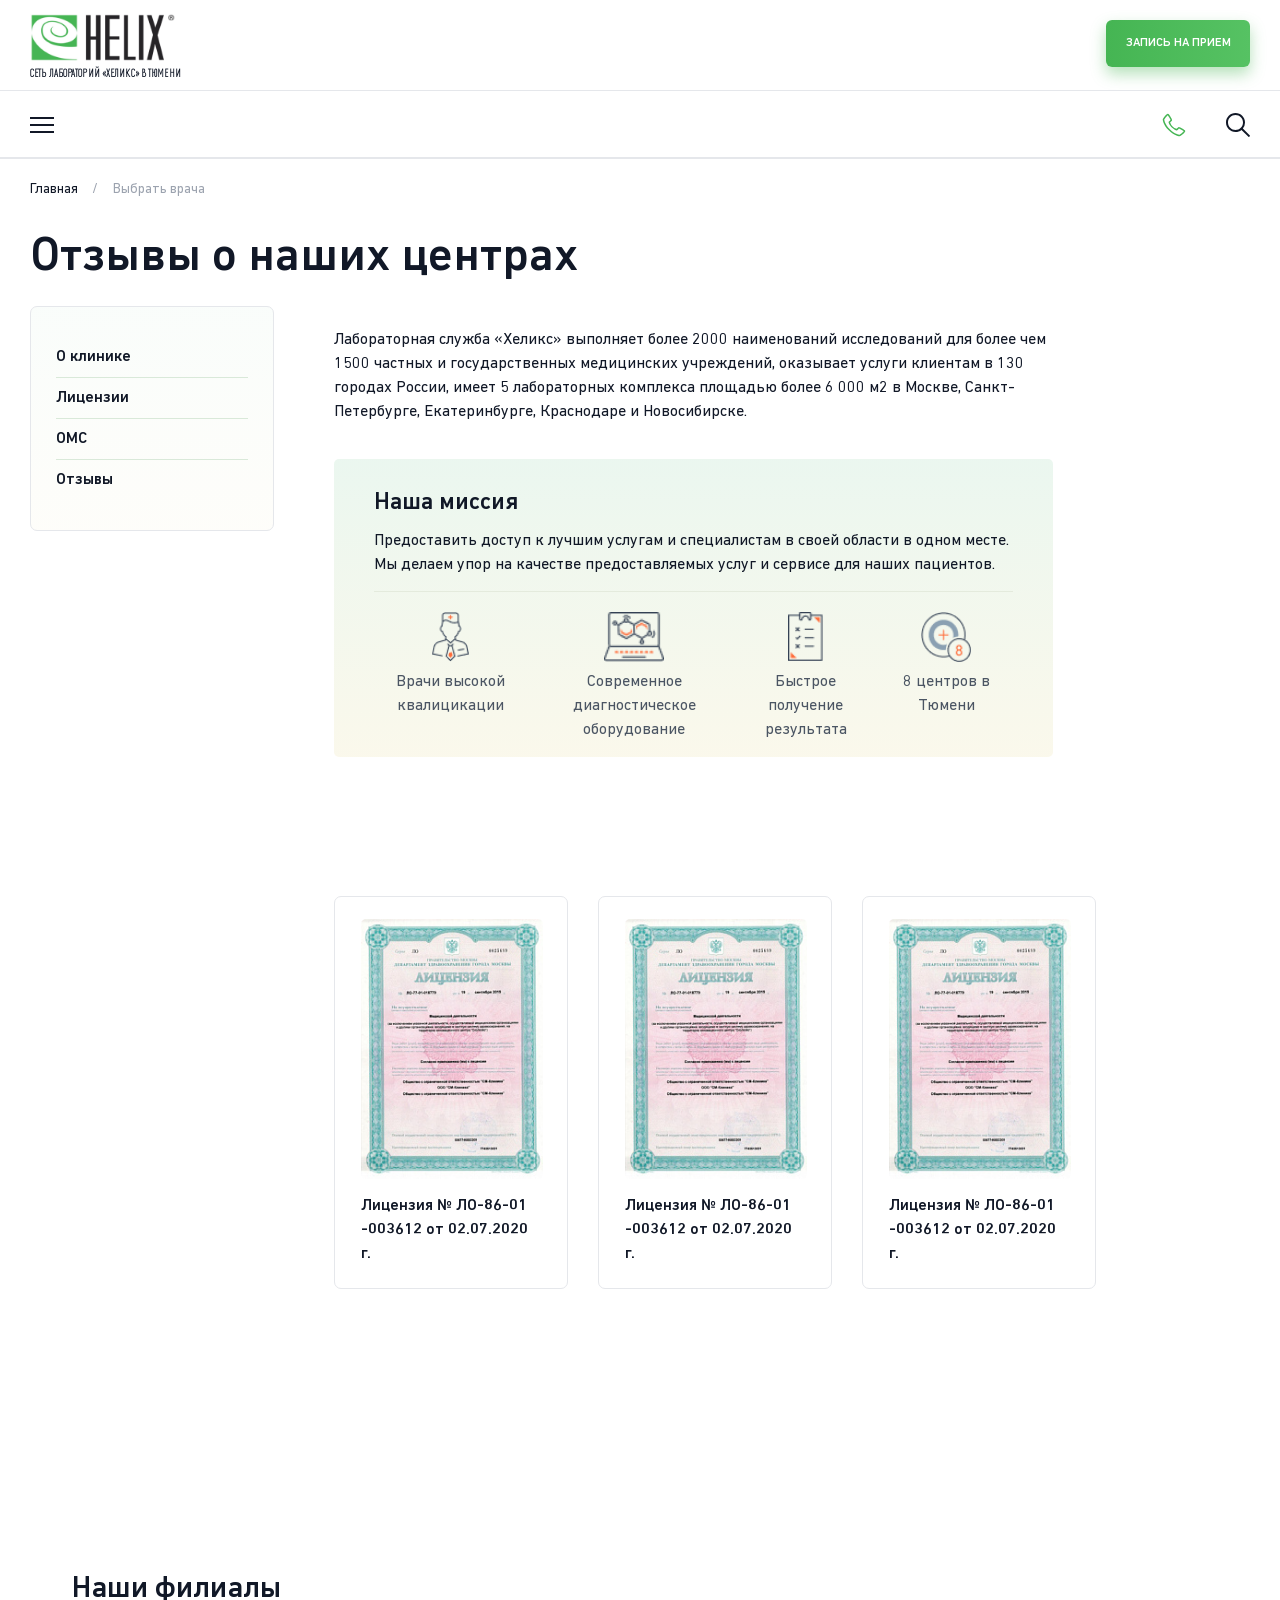
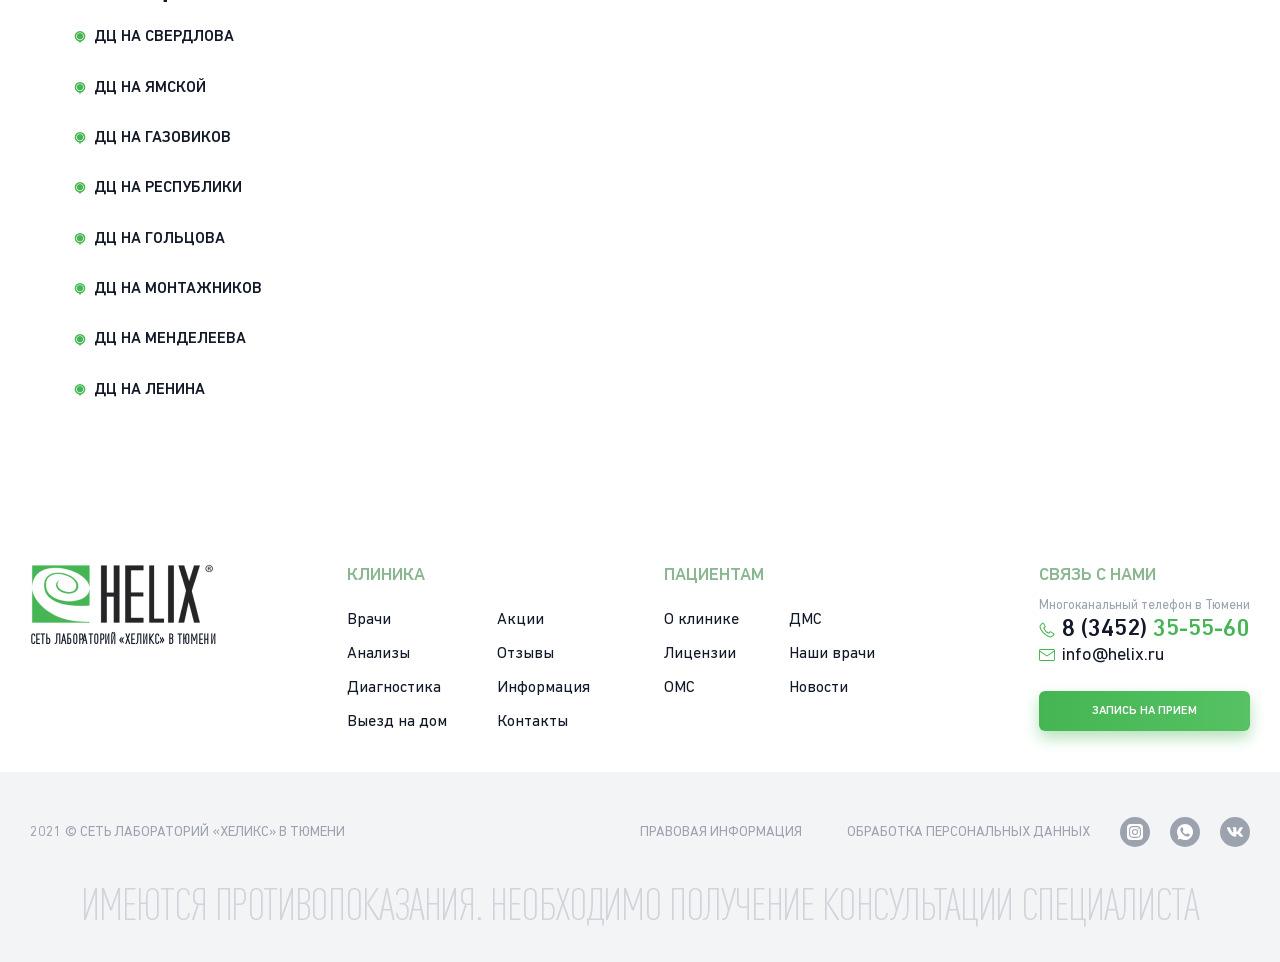
<file: about.html>
<!DOCTYPE html>
<html lang="ru">

<head>
    <title>HELIX</title>
    <link rel="icon" href="./img/favicon.ico">
    <meta charset="UTF-8">
    <meta name="viewport" content="width=device-width, initial-scale=1, user-scalable=no">
    <meta name="description" content="Сеть лабораторий 'Хеликс' в Тюмени">
    <meta http-equiv="X-UA-Compatible" content="IE=edge">
    <link rel="preconnect" href="https://fonts.googleapis.com">
    <link rel="preconnect" href="https://fonts.gstatic.com" crossorigin>
    <link
        href="https://fonts.googleapis.com/css2?family=Roboto:ital,wght@0,100;0,300;0,400;0,500;0,700;0,900;1,100;1,300;1,400;1,500;1,700;1,900&display=swap"
        rel="stylesheet">
    <link rel="stylesheet" href="https://unpkg.com/swiper/swiper-bundle.min.css" />

    <link rel="stylesheet" href="css/style.css">
    <script src="https://api-maps.yandex.ru/2.1/?apikey=32934b60-7668-4b0e-b423-d1d9d7bd789d&lang=ru_RU"
        type="text/javascript"></script>
</head>

<body>
    <!-- Главная -->
    <div class="page">
        <!-- Шапка -->
        <header class="header">
    <div class="page__container">
        <div class="header__container">

            <!-- Логотип -->
            <a href="/" class="logo">
                <img src="./img/logo.png" alt="Logo">
                <p>Сеть лабораторий «Хеликс» В ТЮМЕНИ</p>
            </a>

            <!-- Верхнее подменю -->
            <nav class="header__submenu">
                <ul class="header__submenu-list">
                    <li class="header__submenu-item"><a href="#" class="header__submenu-link">О клинике</a>
                    </li>
                    <li class="header__submenu-item"><a href="#" class="header__submenu-link">Лицензии</a>
                    </li>
                    <li class="header__submenu-item"><a href="#" class="header__submenu-link">ОМС</a></li>
                    <li class="header__submenu-item"><a href="#" class="header__submenu-link">Наши врачи</a>
                    </li>
                    <li class="header__submenu-item"><a href="#" class="header__submenu-link">Отзывы</a>
                    </li>
                    <li class="header__submenu-item"><a href="#" class="header__submenu-link">Выезд на
                            дом</a>
                    </li>
                </ul>
            </nav>

            <!-- Слабовидящим -->
            <a class="header__eye">

                <svg class="header__eye-icon">
                    <use href="./img/icons/icons.svg#eye"></use>
                </svg>
                <p>Слабовидящим</p>
            </a>

            <!-- Поиск -->
            <form class="header__search">
                <div class="header__search-close">
                    <span></span><span></span>
                </div>
                <div class="header__search-row">
                    <button class="header__search-submit-mobile">
                        <svg>
                            <use href="./img/icons/icons.svg#search"></use>
                        </svg>
                    </button>
                    <svg class="header__search-only-icon">
                        <use href="./img/icons/icons.svg#search"></use>
                    </svg>
                    <input type="text" class="header__search-input" placeholder="Поиск нужного исследования, врача"
                        minlength="1" name="search" autocomplete="off" />
                </div>
                <button class="header__search-btn">Найти</button>
            </form>

            <!-- Контакты в шапке -->
            <div class="header__contacts">
                <a href="tel:+73452355560" class="phone">
                    <svg>
                        <use href="./img/icons/icons.svg#phone"></use>
                    </svg>
                    <p>8 (3452) <span>35-55-60</span></p>
                </a>
                <a href="#map" class="header__contacts-map">8 центров в Тюмени</a>
            </div>

            <!-- Кнопка -->
            <button data-pointer="signup" class="btn btn_main">Запись на прием</button>

            <!-- Верхнее меню -->
            <nav class="menu">
                <div class="header__burger">
                    <span></span><span></span><span></span>
                </div>
                <ul class="menu__list">
                    <li class="menu__item menu__item-dropdown">
                        <a href="./choose-doctors.html" class="menu__link">Выбрать врача</a>
                        <div class="menu__expand">
                            <div class="menu__expand-layout">
                                <ul class="menu__dropdown">
                                    <li class="menu__dropdown-item"><span
                                            class="menu__dropdown-link menu__dropdown-link_none">Взрослые врачи</span>
                                    </li>
                                    <li class="menu__dropdown-item"><a href="./doctor.html"
                                            class="menu__dropdown-link">Отоларинголог (ЛОР)</a></li>
                                    <li class="menu__dropdown-item"><a href="#"
                                            class="menu__dropdown-link">Дерматовенеролог</a></li>
                                    <li class="menu__dropdown-item"><a href="#" class="menu__dropdown-link">Невролог</a>
                                    </li>
                                    <li class="menu__dropdown-item"><a href="#"
                                            class="menu__dropdown-link">Косметолог</a></li>
                                    <li class="menu__dropdown-item"><a href="#"
                                            class="menu__dropdown-link">Аллерголог-иммунологог</a></li>
                                    <li class="menu__dropdown-item"><a href="#"
                                            class="menu__dropdown-link">Эндокринолог</a></li>
                                    <li class="menu__dropdown-item"><a href="#"
                                            class="menu__dropdown-link">Нутрициолог</a></li>
                                </ul>
                                <ul class="menu__dropdown">
                                    <li class="menu__dropdown-item"><span
                                            class="menu__dropdown-link menu__dropdown-link_none">Детские врачи</span>
                                    </li>
                                    <li class="menu__dropdown-item"><a href="#" class="menu__dropdown-link">Педиатр</a>
                                    </li>
                                    <li class="menu__dropdown-item"><a href="#"
                                            class="menu__dropdown-link">Эндокринолог</a></li>
                                    <li class="menu__dropdown-item"><a href="#" class="menu__dropdown-link">Невролог</a>
                                    </li>
                                    <li class="menu__dropdown-item"><a href="#" class="menu__dropdown-link">Нефролог</a>
                                    </li>
                                </ul>
                            </div>
                        </div>
                    </li>
                    <li class="menu__item"><a href="./uslugi.html" class="menu__link">УЗИ</a></li>
                    <li class="menu__item"><a href="#" class="menu__link">ЭКГ</a></li>
                    <li class="menu__item"><a href="#" class="menu__link">Процедурный кабинет</a></li>
                    <li class="menu__item menu__item-dropdown">
                        <a href="#" class="menu__link">Диагностика</a>
                        <div class="menu__expand">
                            <div class="menu__expand-layout">
                                <ul class="menu__dropdown">
                                    <li class="menu__dropdown-item"><a href="#" class="menu__dropdown-link">Какой-то
                                            пункт</a></li>
                                    <li class="menu__dropdown-item"><a href="#" class="menu__dropdown-link">Какой-то
                                            пункт</a></li>
                                    <li class="menu__dropdown-item"><a href="#" class="menu__dropdown-link">Какой-то
                                            пункт</a></li>
                                    <li class="menu__dropdown-item"><a href="#" class="menu__dropdown-link">Какой-то
                                            пункт</a></li>
                                </ul>
                            </div>
                        </div>
                    </li>
                    <li class="menu__item"><a href="#" class="menu__link">Анализы</a></li>
                    <li class="menu__item"><a href="#" class="menu__link">Акции</a></li>
                    <li class="menu__item menu__item-dropdown">
                        <a href="#" class="menu__link">Пациентам</a>
                        <div class="menu__expand">
                            <div class="menu__expand-layout">
                                <ul class="menu__dropdown">
                                    <li class="menu__dropdown-item"><a href="#" class="menu__dropdown-link">Какой-то
                                            пункт</a></li>
                                    <li class="menu__dropdown-item"><a href="#" class="menu__dropdown-link">Какой-то
                                            пункт</a></li>
                                    <li class="menu__dropdown-item"><a href="#" class="menu__dropdown-link">Какой-то
                                            пункт</a></li>
                                    <li class="menu__dropdown-item"><a href="#" class="menu__dropdown-link">Какой-то
                                            пункт</a></li>
                                </ul>
                            </div>
                        </div>
                    </li>
                    <li class="menu__item"><a href="#" class="menu__link">Контакты</a></li>
                    <li class="menu__item">
                        <a href="#" class="menu__link menu__link_covid">
                            <svg>
                                <use href="./img/icons/icons.svg#virus"></use>
                            </svg>
                            <span>Covid-19</span>
                        </a>
                    </li>
                </ul>
            </nav>
        </div>
    </div>

</header>
        <!-- Хлебные крошки -->
        <div class="breadcrumbs">
    <div class="page__container">
        <ul class="breadcrumbs__list">
            <li class="breadcrumbs__item">
                <a href="./index.html" class="breadcrumbs__link">Главная</a>
            </li>
            <li class="breadcrumbs__item">
                <span class="breadcrumbs__current">Выбрать врача</span>
            </li>
        </ul>
    </div>
</div>

        <main class="main">
            <!-- Заголовок страницы -->
            <div class="page__container">
                <h1 class="page__title">Отзывы о наших центрах</h1>
            </div>


            <div class="page__layout page__container">
                <aside>
                    <nav class="left-menu">
                        <ul class="left-menu__list">

                            <li class="left-menu__item">
                                <a href="#" class="left-menu__link">О клинике</a>
                            </li>
                            <li class="left-menu__item">
                                <a href="#" class="left-menu__link">Лицензии</a>
                            </li>
                            <li class="left-menu__item">
                                <a href="#" class="left-menu__link">ОМС</a>
                            </li>
                            <li class="left-menu__item">
                                <a href="#" class="left-menu__link">Отзывы</a>
                            </li>
                        </ul>
                    </nav>
                </aside>

                <!-- WORKAREA -->


                <div class="about about_mleft">
                    <div class="about__info">
                        <p>Лабораторная служба «Хеликс» выполняет более 2000 наименований
                            исследований для более чем 1500 частных и государственных медицинских учреждений, оказывает
                            услуги
                            клиентам в 130 городах России, имеет 5 лабораторных комплекса площадью более 6 000 м2 в
                            Москве,
                            Санкт-Петербурге, Екатеринбурге, Краснодаре и Новосибирске. </p>
                        <div class="about__mission light-green-block">
                            <h3>Наша миссия</h3>
                            <p>Предоставить доступ к лучшим услугам и специалистам в своей
                                области в одном месте. Мы делаем упор на качестве предоставляемых услуг и сервисе для
                                наших
                                пациентов.</p>
                            <ul>
                                <li>
                                    <img src="./img/about/1.png" alt="#">
                                    <p>Врачи высокой квалицикации</p>
                                </li>
                                <li>
                                    <img src="./img/about/2.png" alt="#">
                                    <p>Современное диагностическое оборудование</p>
                                </li>
                                <li>
                                    <img src="./img/about/3.png" alt="#">
                                    <p>Быстрое получение результата</p>
                                </li>
                                <li>
                                    <img src="./img/about/4.png" alt="#">
                                    <p>8 центров в Тюмени</p>
                                </li>
                            </ul>
                        </div>
                    </div>
                </div>

                <section class="licenses licenses_about">
                    <h3 class="section__title" style="margin-bottom: 25px;">Лицензии</h3>
                    <ul class="licenses__list">

                        <li class="licenses__item">
                            <img data-pointer="photo" class="licenses__img" src="./img/license.png" alt="license">
                            <p class="licenses__name">Лицензия № ЛО-86-01
                                -003612 от 02.07.2020 г.</p>
                        </li>
                        <li class="licenses__item">
                            <img data-pointer="photo" class="licenses__img" src="./img/license.png" alt="license">
                            <p class="licenses__name">Лицензия № ЛО-86-01
                                -003612 от 02.07.2020 г.</p>
                        </li>
                        <li class="licenses__item">
                            <img data-pointer="photo" class="licenses__img" src="./img/license.png" alt="license">
                            <p class="licenses__name">Лицензия № ЛО-86-01
                                -003612 от 02.07.2020 г.</p>
                        </li>
                    </ul>
                </section>


        </main>
        <div id="map" class="maps">
    <div class="page__container maps__container">
        <div class="maps__absolute">
            <h2 class="maps__absolute-title">Наши филиалы</h2>
            <ul class="list">
                <li class="list-item">
                    <a data-map="1">
                        <svg class="ellipse-icon">
                            <use href="./img/icons/icons.svg#map-icon"></use>
                        </svg>
                        <span class="list-text">ДЦ на Свердлова</span>
                    </a>
                </li>
                <li class="list-item">
                    <a data-map="2">
                        <svg class="ellipse-icon">
                            <use href="./img/icons/icons.svg#map-icon"></use>
                        </svg>
                        <span class="list-text">ДЦ на Ямской</span>
                    </a>
                </li>
                <li class="list-item">
                    <a data-map="3">
                        <svg class="ellipse-icon">
                            <use href="./img/icons/icons.svg#map-icon"></use>
                        </svg>
                        <span class="list-text">ДЦ на Газовиков</span>
                    </a>
                </li>
                <li class="list-item">
                    <a data-map="4">
                        <svg class="ellipse-icon">
                            <use href="./img/icons/icons.svg#map-icon"></use>
                        </svg>
                        <span class="list-text">ДЦ на Республики</span>
                    </a>
                </li>
                <li class="list-item">
                    <a data-map="5">
                        <svg class="ellipse-icon">
                            <use href="./img/icons/icons.svg#map-icon"></use>
                        </svg>
                        <span class="list-text">ДЦ на Гольцова</span>
                    </a>
                </li>
                <li class="list-item">
                    <a data-map="6">
                        <svg class="ellipse-icon">
                            <use href="./img/icons/icons.svg#map-icon"></use>
                        </svg>
                        <span class="list-text">ДЦ на Монтажников</span>
                    </a>
                </li>
                <li class="list-item">
                    <a data-map="7">
                        <svg class="ellipse-icon">
                            <use href="./img/icons/icons.svg#map-icon"></use>
                        </svg>
                        <span class="list-text">ДЦ на Менделеева</span>
                    </a>
                </li>
                <li class="list-item">
                    <a data-map="8">
                        <svg class="ellipse-icon">
                            <use href="./img/icons/icons.svg#map-icon"></use>
                        </svg>
                        <!-- Университетская или Ленина? -->
                        <span class="list-text">ДЦ на Ленина</span>
                    </a>
                </li>
            </ul>
        </div>
    </div>

</div>
        <footer class="footer">
    <div class="footer__top">
        <div class="page__container footer__grid">
            <a href="/" class="logo">
                <img src="./img/logo.png" alt="Logo">
                <p>Сеть лабораторий «Хеликс» В ТЮМЕНИ</p>
            </a>
            <nav class="footer__menu">
                <p class="footer__grid-title">Клиника</p>
                <ul class="footer__menu-list">
                    <li><a href="#">Врачи</a></li>
                    <li><a href="#">Акции</a></li>
                    <li><a href="#">Анализы</a></li>
                    <li><a href="#">Отзывы</a></li>
                    <li><a href="#">Диагностика</a></li>
                    <li><a href="#">Информация</a></li>
                    <li><a href="#">Выезд на дом</a></li>
                    <li><a href="#">Контакты</a></li>
                </ul>
            </nav>
            <nav class="footer__menu">
                <p class="footer__grid-title">Пациентам</p>
                <ul class="footer__menu-list">
                    <li><a href="#">О клинике</a></li>
                    <li><a href="#">ДМС</a></li>
                    <li><a href="#">Лицензии</a></li>
                    <li><a href="#">Наши врачи</a></li>
                    <li><a href="#">ОМС</a></li>
                    <li><a href="#">Новости</a></li>
                </ul>
            </nav>
            <div class="footer__contacts">
                <p class="footer__grid-title">Связь с нами</p>
                <p class="footer__contacts-number">Многоканальный телефон в Тюмени </p>
                <a href="tel:+73452355560" class="phone">
                    <svg>
                        <use href="./img/icons/icons.svg#phone"></use>
                    </svg>
                    <p>8 (3452) <span>35-55-60</span></p>
                </a>
                <a href="mailto:info@helix.ru" class="email">
                    <svg>
                        <use href="./img/icons/icons.svg#email"></use>
                    </svg>
                    <p>info@helix.ru</p>
                </a>
                <button data-pointer="signup" class="btn btn_main">Запись на прием</button>
            </div>
        </div>
    </div>
    <div class="footer__bottom">
        <div class="page__container">
            <div class="footer__additionally">
                <p class="footer__copyright">2021 © Сеть лабораторий «Хеликс» В ТЮМЕНИ </p>
                <div class="footer__info">
                    <ul class="footer__info-list">
                        <li><a href="#">Правовая информация</a></li>
                        <li><a href="#">Обработка персональных данных</a></li>
                    </ul>
                    
                </div>
                <ul class="footer__social">
                    <!-- Instagram -->
                    <li>
                        <a target="_blank" href="#">
                            <svg>
                                <use href="./img/icons/icons.svg#instagram"></use>
                            </svg>
                        </a>
                    </li>
                    <!-- Whatsapp -->
                    <li>
                        <a target="_blank" href="#">
                            <svg>
                                <use href="./img/icons/icons.svg#whatsapp"></use>
                            </svg>
                        </a>
                    </li>
                    <!-- ВК -->
                    <li>
                        <a target="_blank" href="#">
                            <svg>
                                <use href="./img/icons/icons.svg#vk"></use>
                            </svg>
                        </a>
                    </li>
                </ul>
            </div>
            <p class="contraindications footer__contraindications">ИМЕЮТСЯ ПРОТИВОПОКАЗАНИЯ. НЕОБХОДИМО ПОЛУЧЕНИЕ
                КОНСУЛЬТАЦИИ СПЕЦИАЛИСТА
            </p>
        </div>
    </div>
</footer>

    </div>

    <div id="signup" class="popup">
        <div class="popup__container">
            <div class="popup__content">
                <form class="form">
                    <img src="./img/form-signup.png" alt="Записаться" class="form__img">
                    <h3 class="form__title">Записаться на прием</h3>
                    <ul class="form__rows">
                        <li class="form__row">
                            <input type="text" autocomplete="off" placeholder="Ваше имя" name="name" required
                                minlength="3" maxlength="20" class="form__input">
                        </li>
                        <li class="form__row">
                            <label for="phone" class="form__label">Телефон</label>
                            <input type="tel" autocomplete="off" required name="phone" id="phone"
                                placeholder="+7 900 550 50 50" class="form__input">
                        </li>
                    </ul>
                    <button class="btn">Записаться</button>
                    <p class="form__politics">Нажимая на кпопку «Записаться» вы соглашаетесь на <a href="#">политику
                            обработки данных</a></p>
                </form>
            </div>
            <button class="popup__close">&#10006;</button>
        </div>
    </div>
    <div id="photo" class="popup">
        <div class="popup__container">
            <div class="popup__content">
                <img src="./img/test1.png" alt="Image" class="popup__img">
            </div>
            <button class="popup__close">&#10006;</button>

        </div>
    </div>

    <script src="js/jquery-3.6.0.min.js"></script>
    <script src="js/jquery.maskedinput.min.js"></script>
    <script src="https://unpkg.com/swiper/swiper-bundle.min.js"></script>
    <script src="js/script.js"></script>
</body>

</html>
</file>
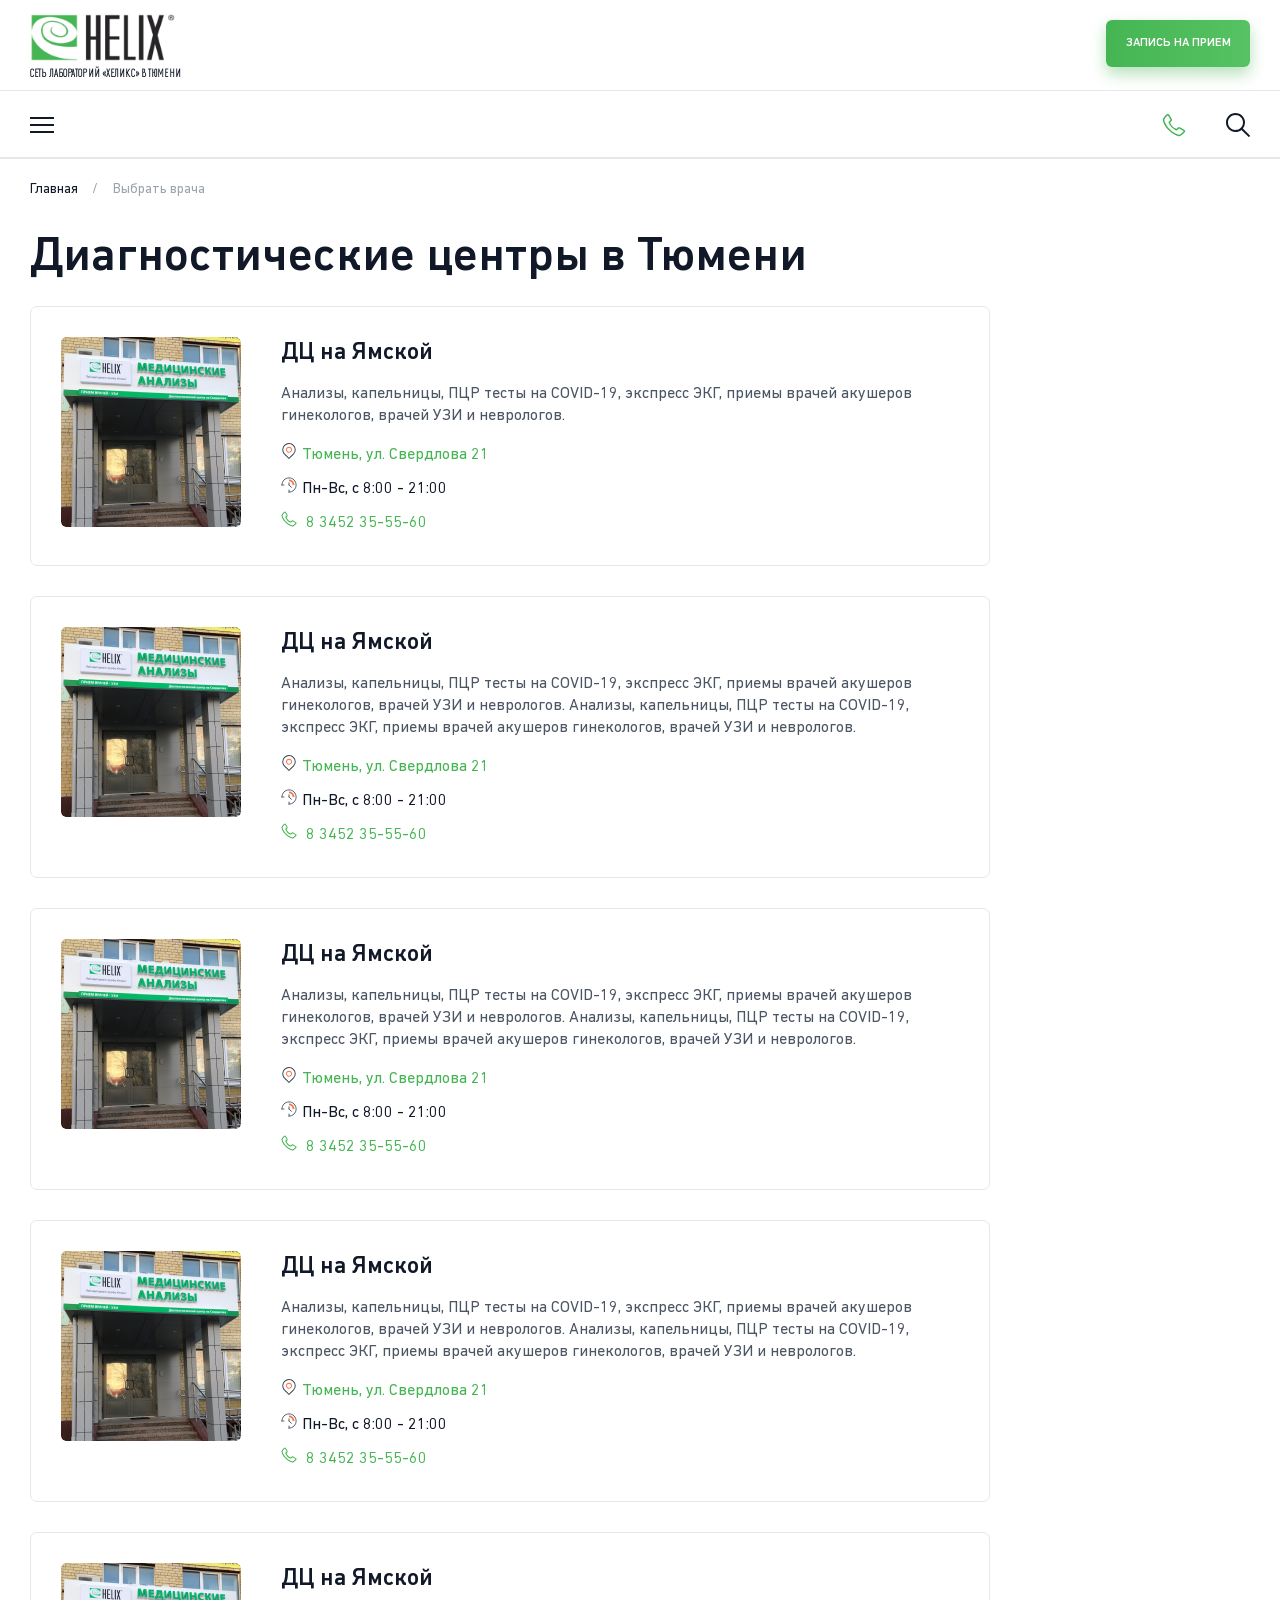
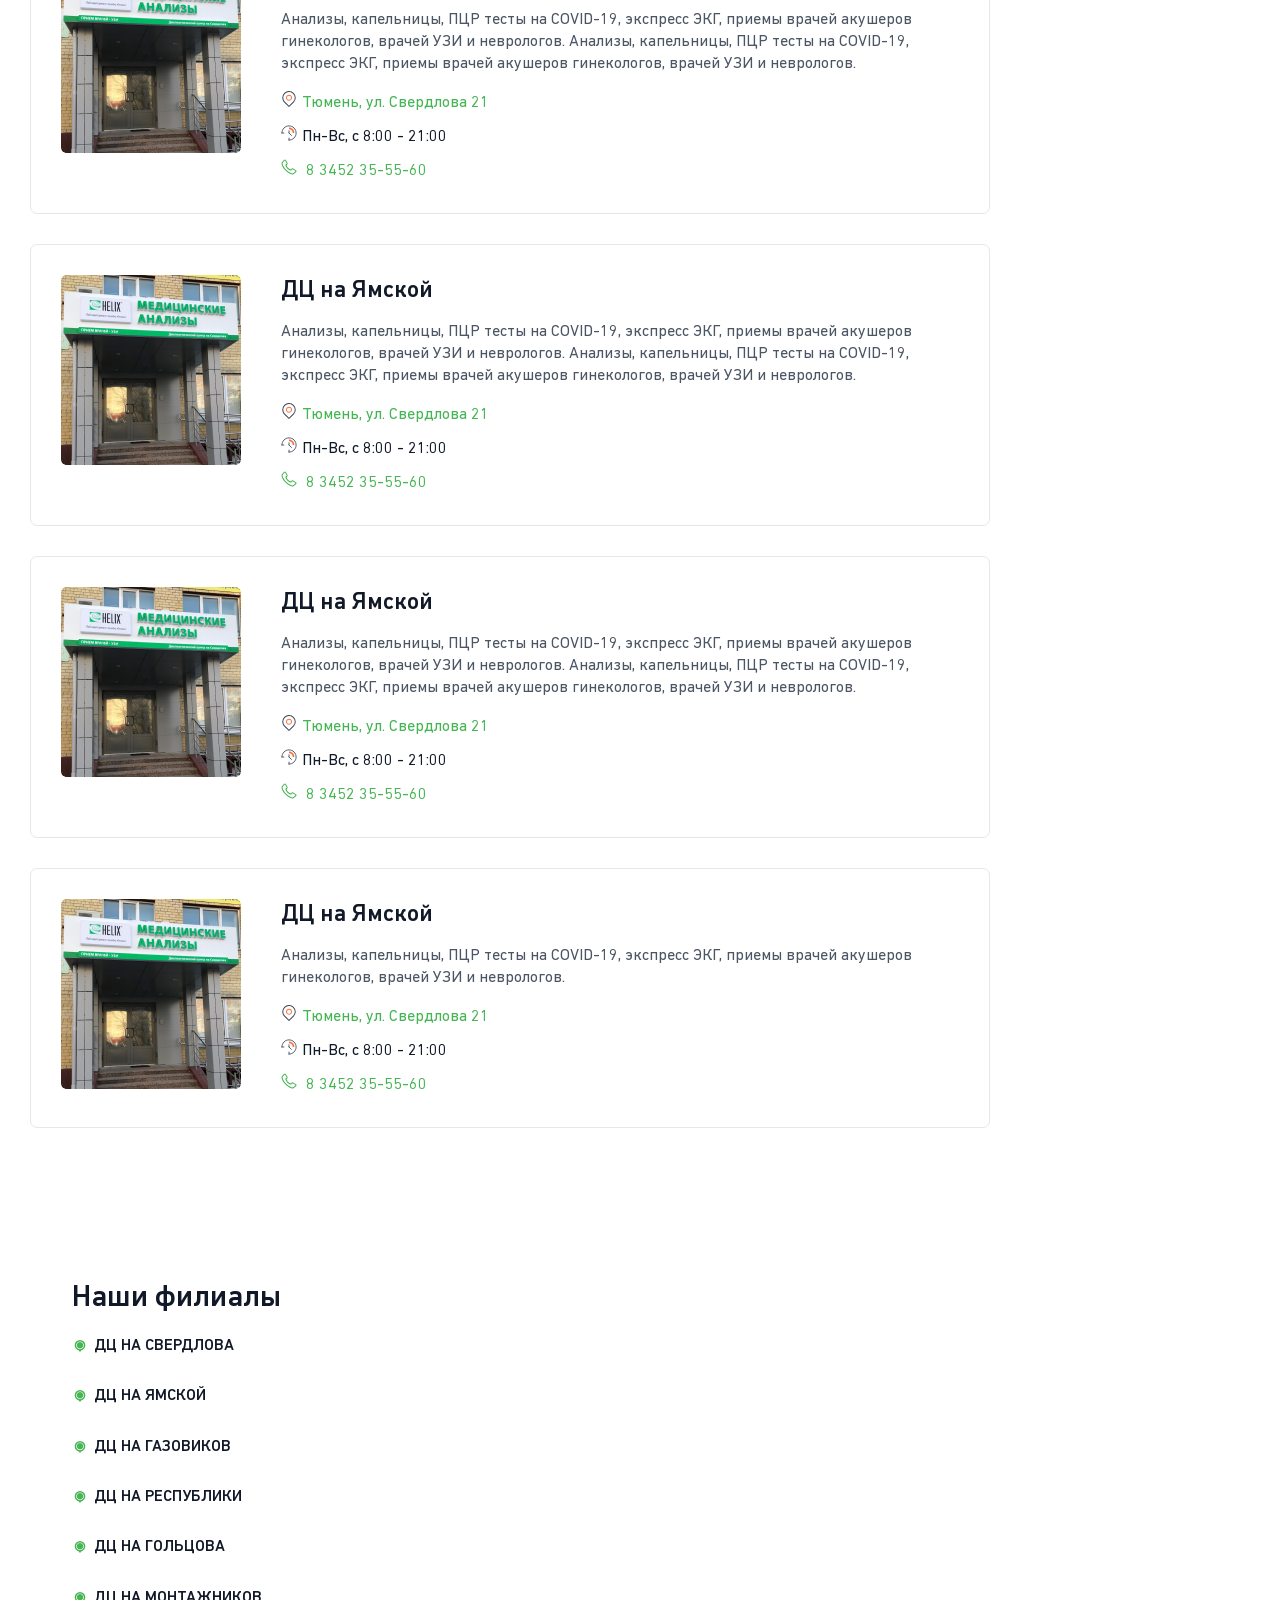
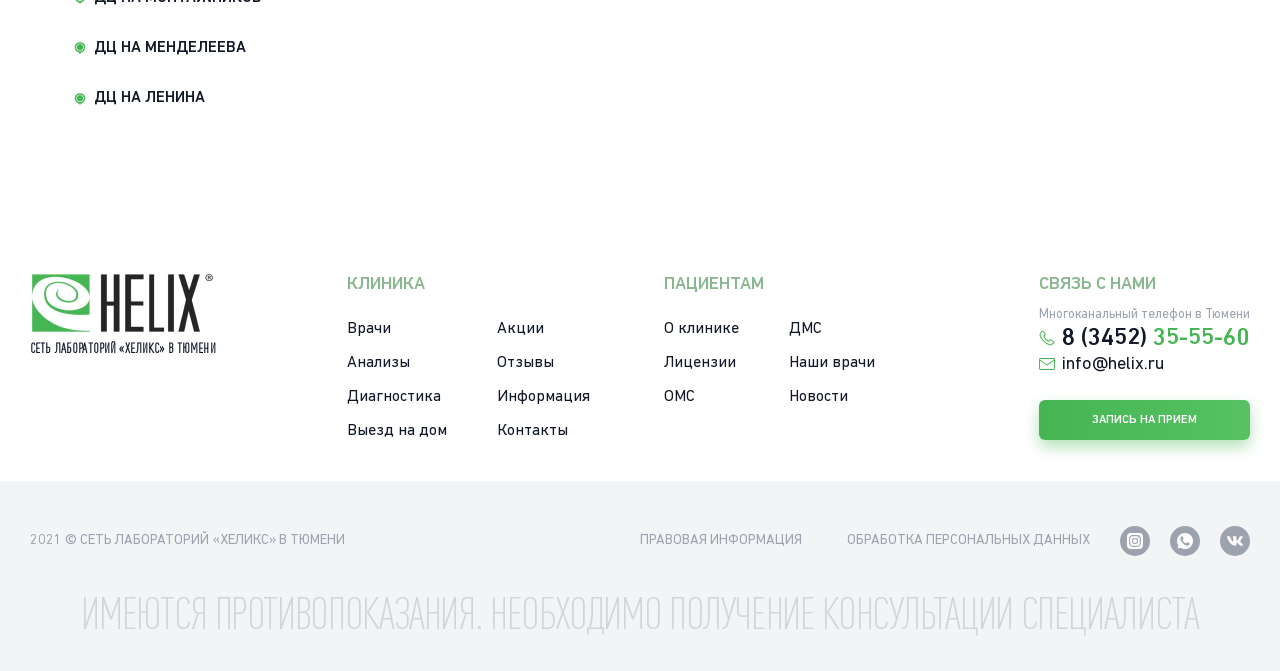
<file: centers.html>
<!DOCTYPE html>
<html lang="ru">

<head>
    <title>HELIX</title>
    <link rel="icon" href="./img/favicon.ico">
    <meta charset="UTF-8">
    <meta name="viewport" content="width=device-width, initial-scale=1, user-scalable=no">
    <meta name="description" content="Сеть лабораторий 'Хеликс' в Тюмени">
    <meta http-equiv="X-UA-Compatible" content="IE=edge">
    <link rel="preconnect" href="https://fonts.googleapis.com">
    <link rel="preconnect" href="https://fonts.gstatic.com" crossorigin>
    <link
        href="https://fonts.googleapis.com/css2?family=Roboto:ital,wght@0,100;0,300;0,400;0,500;0,700;0,900;1,100;1,300;1,400;1,500;1,700;1,900&display=swap"
        rel="stylesheet">
    <link rel="stylesheet" href="https://unpkg.com/swiper/swiper-bundle.min.css" />
    <link rel="stylesheet" href="css/style.css">
    <script src="https://api-maps.yandex.ru/2.1/?apikey=32934b60-7668-4b0e-b423-d1d9d7bd789d&lang=ru_RU"
        type="text/javascript"></script>
</head>

<body>
    <!-- Главная -->
    <div class="page">
        <!-- Шапка -->
        <header class="header">
    <div class="page__container">
        <div class="header__container">

            <!-- Логотип -->
            <a href="/" class="logo">
                <img src="./img/logo.png" alt="Logo">
                <p>Сеть лабораторий «Хеликс» В ТЮМЕНИ</p>
            </a>

            <!-- Верхнее подменю -->
            <nav class="header__submenu">
                <ul class="header__submenu-list">
                    <li class="header__submenu-item"><a href="#" class="header__submenu-link">О клинике</a>
                    </li>
                    <li class="header__submenu-item"><a href="#" class="header__submenu-link">Лицензии</a>
                    </li>
                    <li class="header__submenu-item"><a href="#" class="header__submenu-link">ОМС</a></li>
                    <li class="header__submenu-item"><a href="#" class="header__submenu-link">Наши врачи</a>
                    </li>
                    <li class="header__submenu-item"><a href="#" class="header__submenu-link">Отзывы</a>
                    </li>
                    <li class="header__submenu-item"><a href="#" class="header__submenu-link">Выезд на
                            дом</a>
                    </li>
                </ul>
            </nav>

            <!-- Слабовидящим -->
            <a class="header__eye">

                <svg class="header__eye-icon">
                    <use href="./img/icons/icons.svg#eye"></use>
                </svg>
                <p>Слабовидящим</p>
            </a>

            <!-- Поиск -->
            <form class="header__search">
                <div class="header__search-close">
                    <span></span><span></span>
                </div>
                <div class="header__search-row">
                    <button class="header__search-submit-mobile">
                        <svg>
                            <use href="./img/icons/icons.svg#search"></use>
                        </svg>
                    </button>
                    <svg class="header__search-only-icon">
                        <use href="./img/icons/icons.svg#search"></use>
                    </svg>
                    <input type="text" class="header__search-input" placeholder="Поиск нужного исследования, врача"
                        minlength="1" name="search" autocomplete="off" />
                </div>
                <button class="header__search-btn">Найти</button>
            </form>

            <!-- Контакты в шапке -->
            <div class="header__contacts">
                <a href="tel:+73452355560" class="phone">
                    <svg>
                        <use href="./img/icons/icons.svg#phone"></use>
                    </svg>
                    <p>8 (3452) <span>35-55-60</span></p>
                </a>
                <a href="#map" class="header__contacts-map">8 центров в Тюмени</a>
            </div>

            <!-- Кнопка -->
            <button data-pointer="signup" class="btn btn_main">Запись на прием</button>

            <!-- Верхнее меню -->
            <nav class="menu">
                <div class="header__burger">
                    <span></span><span></span><span></span>
                </div>
                <ul class="menu__list">
                    <li class="menu__item menu__item-dropdown">
                        <a href="./choose-doctors.html" class="menu__link">Выбрать врача</a>
                        <div class="menu__expand">
                            <div class="menu__expand-layout">
                                <ul class="menu__dropdown">
                                    <li class="menu__dropdown-item"><span
                                            class="menu__dropdown-link menu__dropdown-link_none">Взрослые врачи</span>
                                    </li>
                                    <li class="menu__dropdown-item"><a href="./doctor.html"
                                            class="menu__dropdown-link">Отоларинголог (ЛОР)</a></li>
                                    <li class="menu__dropdown-item"><a href="#"
                                            class="menu__dropdown-link">Дерматовенеролог</a></li>
                                    <li class="menu__dropdown-item"><a href="#" class="menu__dropdown-link">Невролог</a>
                                    </li>
                                    <li class="menu__dropdown-item"><a href="#"
                                            class="menu__dropdown-link">Косметолог</a></li>
                                    <li class="menu__dropdown-item"><a href="#"
                                            class="menu__dropdown-link">Аллерголог-иммунологог</a></li>
                                    <li class="menu__dropdown-item"><a href="#"
                                            class="menu__dropdown-link">Эндокринолог</a></li>
                                    <li class="menu__dropdown-item"><a href="#"
                                            class="menu__dropdown-link">Нутрициолог</a></li>
                                </ul>
                                <ul class="menu__dropdown">
                                    <li class="menu__dropdown-item"><span
                                            class="menu__dropdown-link menu__dropdown-link_none">Детские врачи</span>
                                    </li>
                                    <li class="menu__dropdown-item"><a href="#" class="menu__dropdown-link">Педиатр</a>
                                    </li>
                                    <li class="menu__dropdown-item"><a href="#"
                                            class="menu__dropdown-link">Эндокринолог</a></li>
                                    <li class="menu__dropdown-item"><a href="#" class="menu__dropdown-link">Невролог</a>
                                    </li>
                                    <li class="menu__dropdown-item"><a href="#" class="menu__dropdown-link">Нефролог</a>
                                    </li>
                                </ul>
                            </div>
                        </div>
                    </li>
                    <li class="menu__item"><a href="./uslugi.html" class="menu__link">УЗИ</a></li>
                    <li class="menu__item"><a href="#" class="menu__link">ЭКГ</a></li>
                    <li class="menu__item"><a href="#" class="menu__link">Процедурный кабинет</a></li>
                    <li class="menu__item menu__item-dropdown">
                        <a href="#" class="menu__link">Диагностика</a>
                        <div class="menu__expand">
                            <div class="menu__expand-layout">
                                <ul class="menu__dropdown">
                                    <li class="menu__dropdown-item"><a href="#" class="menu__dropdown-link">Какой-то
                                            пункт</a></li>
                                    <li class="menu__dropdown-item"><a href="#" class="menu__dropdown-link">Какой-то
                                            пункт</a></li>
                                    <li class="menu__dropdown-item"><a href="#" class="menu__dropdown-link">Какой-то
                                            пункт</a></li>
                                    <li class="menu__dropdown-item"><a href="#" class="menu__dropdown-link">Какой-то
                                            пункт</a></li>
                                </ul>
                            </div>
                        </div>
                    </li>
                    <li class="menu__item"><a href="#" class="menu__link">Анализы</a></li>
                    <li class="menu__item"><a href="#" class="menu__link">Акции</a></li>
                    <li class="menu__item menu__item-dropdown">
                        <a href="#" class="menu__link">Пациентам</a>
                        <div class="menu__expand">
                            <div class="menu__expand-layout">
                                <ul class="menu__dropdown">
                                    <li class="menu__dropdown-item"><a href="#" class="menu__dropdown-link">Какой-то
                                            пункт</a></li>
                                    <li class="menu__dropdown-item"><a href="#" class="menu__dropdown-link">Какой-то
                                            пункт</a></li>
                                    <li class="menu__dropdown-item"><a href="#" class="menu__dropdown-link">Какой-то
                                            пункт</a></li>
                                    <li class="menu__dropdown-item"><a href="#" class="menu__dropdown-link">Какой-то
                                            пункт</a></li>
                                </ul>
                            </div>
                        </div>
                    </li>
                    <li class="menu__item"><a href="#" class="menu__link">Контакты</a></li>
                    <li class="menu__item">
                        <a href="#" class="menu__link menu__link_covid">
                            <svg>
                                <use href="./img/icons/icons.svg#virus"></use>
                            </svg>
                            <span>Covid-19</span>
                        </a>
                    </li>
                </ul>
            </nav>
        </div>
    </div>

</header>
        <!-- Хлебные крошки -->
        <div class="breadcrumbs">
    <div class="page__container">
        <ul class="breadcrumbs__list">
            <li class="breadcrumbs__item">
                <a href="./index.html" class="breadcrumbs__link">Главная</a>
            </li>
            <li class="breadcrumbs__item">
                <span class="breadcrumbs__current">Выбрать врача</span>
            </li>
        </ul>
    </div>
</div>

        <main class="main">
            <!-- Заголовок страницы -->
            <div class="page__container">
                <h1 class="page__title">Диагностические центры в Тюмени</h1>
            </div>
            <!-- WORKAREA -->

            <div class="centers">
    <div class="page__container">
        <ul class="centers__list">
            <li class="centers__item">
                <img src="./img/center.png" alt="#" class="centers__img">
                <div class="centers__description">
                    <h3 class="centers__title">ДЦ на Ямской</h3>
                    <p class="centers__info">Анализы, капельницы, ПЦР тесты на COVID-19, экспресс ЭКГ, приемы врачей
                        акушеров гинекологов, врачей УЗИ и неврологов. </p>
                    <div class="centers__contacts">
                        <div class="centers__location">
                            <svg class="orange-map-icon">
                                <use href="./img/icons/icons.svg#map-orange"></use>
                            </svg>
                            <span>Тюмень, ул. Свердлова 21 </span>
                        </div>
                        <div class="centers__mode">
                            <svg>
                                <use href="./img/icons/icons.svg#time"></use>
                            </svg>
                            <span>Пн-Вс, с 8:00 - 21:00</span>
                        </div>
                        <a href="tel:+73452355560" class="phone centers__phone">
                            <svg>
                                <use href="./img/icons/icons.svg#phone"></use>
                            </svg>
                            <span>8 3452 35-55-60</span>
                        </a>
                    </div>
                </div>
            </li>
            <li class="centers__item">
                <img src="./img/center.png" alt="#" class="centers__img">
                <div class="centers__description">
                    <h3 class="centers__title">ДЦ на Ямской</h3>
                    <p class="centers__info">Анализы, капельницы, ПЦР тесты на COVID-19, экспресс ЭКГ, приемы врачей
                        акушеров гинекологов, врачей УЗИ и неврологов. Анализы, капельницы, ПЦР тесты на COVID-19,
                        экспресс ЭКГ, приемы врачей акушеров гинекологов, врачей УЗИ и неврологов. </p>
                    <div class="centers__contacts">
                        <div class="centers__location">
                            <svg class="orange-map-icon">
                                <use href="./img/icons/icons.svg#map-orange"></use>
                            </svg>
                            <span>Тюмень, ул. Свердлова 21 </span>
                        </div>
                        <div class="centers__mode">
                            <svg>
                                <use href="./img/icons/icons.svg#time"></use>
                            </svg>
                            <span>Пн-Вс, с 8:00 - 21:00</span>
                        </div>
                        <a href="tel:+73452355560" class="phone centers__phone">
                            <svg>
                                <use href="./img/icons/icons.svg#phone"></use>
                            </svg>
                            <span>8 3452 35-55-60</span>
                        </a>
                    </div>
                </div>
            </li>
            <li class="centers__item">
                <img src="./img/center.png" alt="#" class="centers__img">
                <div class="centers__description">
                    <h3 class="centers__title">ДЦ на Ямской</h3>
                    <p class="centers__info">Анализы, капельницы, ПЦР тесты на COVID-19, экспресс ЭКГ, приемы врачей
                        акушеров гинекологов, врачей УЗИ и неврологов. Анализы, капельницы, ПЦР тесты на COVID-19,
                        экспресс ЭКГ, приемы врачей акушеров гинекологов, врачей УЗИ и неврологов. </p>
                    <div class="centers__contacts">
                        <div class="centers__location">
                            <svg class="orange-map-icon">
                                <use href="./img/icons/icons.svg#map-orange"></use>
                            </svg>
                            <span>Тюмень, ул. Свердлова 21 </span>
                        </div>
                        <div class="centers__mode">
                            <svg>
                                <use href="./img/icons/icons.svg#time"></use>
                            </svg>
                            <span>Пн-Вс, с 8:00 - 21:00</span>
                        </div>
                        <a href="tel:+73452355560" class="phone centers__phone">
                            <svg>
                                <use href="./img/icons/icons.svg#phone"></use>
                            </svg>
                            <span>8 3452 35-55-60</span>
                        </a>
                    </div>
                </div>
            </li>
            <li class="centers__item">
                <img src="./img/center.png" alt="#" class="centers__img">
                <div class="centers__description">
                    <h3 class="centers__title">ДЦ на Ямской</h3>
                    <p class="centers__info">Анализы, капельницы, ПЦР тесты на COVID-19, экспресс ЭКГ, приемы врачей
                        акушеров гинекологов, врачей УЗИ и неврологов. Анализы, капельницы, ПЦР тесты на COVID-19,
                        экспресс ЭКГ, приемы врачей акушеров гинекологов, врачей УЗИ и неврологов. </p>
                    <div class="centers__contacts">
                        <div class="centers__location">
                            <svg class="orange-map-icon">
                                <use href="./img/icons/icons.svg#map-orange"></use>
                            </svg>
                            <span>Тюмень, ул. Свердлова 21 </span>
                        </div>
                        <div class="centers__mode">
                            <svg>
                                <use href="./img/icons/icons.svg#time"></use>
                            </svg>
                            <span>Пн-Вс, с 8:00 - 21:00</span>
                        </div>
                        <a href="tel:+73452355560" class="phone centers__phone">
                            <svg>
                                <use href="./img/icons/icons.svg#phone"></use>
                            </svg>
                            <span>8 3452 35-55-60</span>
                        </a>
                    </div>
                </div>
            </li>
            <li class="centers__item">
                <img src="./img/center.png" alt="#" class="centers__img">
                <div class="centers__description">
                    <h3 class="centers__title">ДЦ на Ямской</h3>
                    <p class="centers__info">Анализы, капельницы, ПЦР тесты на COVID-19, экспресс ЭКГ, приемы врачей
                        акушеров гинекологов, врачей УЗИ и неврологов. Анализы, капельницы, ПЦР тесты на COVID-19,
                        экспресс ЭКГ, приемы врачей акушеров гинекологов, врачей УЗИ и неврологов. </p>
                    <div class="centers__contacts">
                        <div class="centers__location">
                            <svg class="orange-map-icon">
                                <use href="./img/icons/icons.svg#map-orange"></use>
                            </svg>
                            <span>Тюмень, ул. Свердлова 21 </span>
                        </div>
                        <div class="centers__mode">
                            <svg>
                                <use href="./img/icons/icons.svg#time"></use>
                            </svg>
                            <span>Пн-Вс, с 8:00 - 21:00</span>
                        </div>
                        <a href="tel:+73452355560" class="phone centers__phone">
                            <svg>
                                <use href="./img/icons/icons.svg#phone"></use>
                            </svg>
                            <span>8 3452 35-55-60</span>
                        </a>
                    </div>
                </div>
            </li>
            <li class="centers__item">
                <img src="./img/center.png" alt="#" class="centers__img">
                <div class="centers__description">
                    <h3 class="centers__title">ДЦ на Ямской</h3>
                    <p class="centers__info">Анализы, капельницы, ПЦР тесты на COVID-19, экспресс ЭКГ, приемы врачей
                        акушеров гинекологов, врачей УЗИ и неврологов. Анализы, капельницы, ПЦР тесты на COVID-19,
                        экспресс ЭКГ, приемы врачей акушеров гинекологов, врачей УЗИ и неврологов. </p>
                    <div class="centers__contacts">
                        <div class="centers__location">
                            <svg class="orange-map-icon">
                                <use href="./img/icons/icons.svg#map-orange"></use>
                            </svg>
                            <span>Тюмень, ул. Свердлова 21 </span>
                        </div>
                        <div class="centers__mode">
                            <svg>
                                <use href="./img/icons/icons.svg#time"></use>
                            </svg>
                            <span>Пн-Вс, с 8:00 - 21:00</span>
                        </div>
                        <a href="tel:+73452355560" class="phone centers__phone">
                            <svg>
                                <use href="./img/icons/icons.svg#phone"></use>
                            </svg>
                            <span>8 3452 35-55-60</span>
                        </a>
                    </div>
                </div>
            </li>
            <li class="centers__item">
                <img src="./img/center.png" alt="#" class="centers__img">
                <div class="centers__description">
                    <h3 class="centers__title">ДЦ на Ямской</h3>
                    <p class="centers__info">Анализы, капельницы, ПЦР тесты на COVID-19, экспресс ЭКГ, приемы врачей
                        акушеров гинекологов, врачей УЗИ и неврологов. Анализы, капельницы, ПЦР тесты на COVID-19,
                        экспресс ЭКГ, приемы врачей акушеров гинекологов, врачей УЗИ и неврологов. </p>
                    <div class="centers__contacts">
                        <div class="centers__location">
                            <svg class="orange-map-icon">
                                <use href="./img/icons/icons.svg#map-orange"></use>
                            </svg>
                            <span>Тюмень, ул. Свердлова 21 </span>
                        </div>
                        <div class="centers__mode">
                            <svg>
                                <use href="./img/icons/icons.svg#time"></use>
                            </svg>
                            <span>Пн-Вс, с 8:00 - 21:00</span>
                        </div>
                        <a href="tel:+73452355560" class="phone centers__phone">
                            <svg>
                                <use href="./img/icons/icons.svg#phone"></use>
                            </svg>
                            <span>8 3452 35-55-60</span>
                        </a>
                    </div>
                </div>
            </li>
            <li class="centers__item">
                <img src="./img/center.png" alt="#" class="centers__img">
                <div class="centers__description">
                    <h3 class="centers__title">ДЦ на Ямской</h3>
                    <p class="centers__info">Анализы, капельницы, ПЦР тесты на COVID-19, экспресс ЭКГ, приемы врачей акушеров гинекологов, врачей УЗИ и неврологов. </p>
                    <div class="centers__contacts">
                        <div class="centers__location">
                            <svg class="orange-map-icon">
                                <use href="./img/icons/icons.svg#map-orange"></use>
                            </svg>
                            <span>Тюмень, ул. Свердлова 21 </span>
                        </div>
                        <div class="centers__mode">
                            <svg>
                                <use href="./img/icons/icons.svg#time"></use>
                            </svg>
                            <span>Пн-Вс, с 8:00 - 21:00</span>
                        </div>
                        <a href="tel:+73452355560" class="phone centers__phone">
                            <svg>
                                <use href="./img/icons/icons.svg#phone"></use>
                            </svg>
                            <span>8 3452 35-55-60</span>
                        </a>
                    </div>
                </div>
            </li>
        </ul>
    </div>
</div>

        </main>
        <div id="map" class="maps">
    <div class="page__container maps__container">
        <div class="maps__absolute">
            <h2 class="maps__absolute-title">Наши филиалы</h2>
            <ul class="list">
                <li class="list-item">
                    <a data-map="1">
                        <svg class="ellipse-icon">
                            <use href="./img/icons/icons.svg#map-icon"></use>
                        </svg>
                        <span class="list-text">ДЦ на Свердлова</span>
                    </a>
                </li>
                <li class="list-item">
                    <a data-map="2">
                        <svg class="ellipse-icon">
                            <use href="./img/icons/icons.svg#map-icon"></use>
                        </svg>
                        <span class="list-text">ДЦ на Ямской</span>
                    </a>
                </li>
                <li class="list-item">
                    <a data-map="3">
                        <svg class="ellipse-icon">
                            <use href="./img/icons/icons.svg#map-icon"></use>
                        </svg>
                        <span class="list-text">ДЦ на Газовиков</span>
                    </a>
                </li>
                <li class="list-item">
                    <a data-map="4">
                        <svg class="ellipse-icon">
                            <use href="./img/icons/icons.svg#map-icon"></use>
                        </svg>
                        <span class="list-text">ДЦ на Республики</span>
                    </a>
                </li>
                <li class="list-item">
                    <a data-map="5">
                        <svg class="ellipse-icon">
                            <use href="./img/icons/icons.svg#map-icon"></use>
                        </svg>
                        <span class="list-text">ДЦ на Гольцова</span>
                    </a>
                </li>
                <li class="list-item">
                    <a data-map="6">
                        <svg class="ellipse-icon">
                            <use href="./img/icons/icons.svg#map-icon"></use>
                        </svg>
                        <span class="list-text">ДЦ на Монтажников</span>
                    </a>
                </li>
                <li class="list-item">
                    <a data-map="7">
                        <svg class="ellipse-icon">
                            <use href="./img/icons/icons.svg#map-icon"></use>
                        </svg>
                        <span class="list-text">ДЦ на Менделеева</span>
                    </a>
                </li>
                <li class="list-item">
                    <a data-map="8">
                        <svg class="ellipse-icon">
                            <use href="./img/icons/icons.svg#map-icon"></use>
                        </svg>
                        <!-- Университетская или Ленина? -->
                        <span class="list-text">ДЦ на Ленина</span>
                    </a>
                </li>
            </ul>
        </div>
    </div>

</div>
        <footer class="footer">
    <div class="footer__top">
        <div class="page__container footer__grid">
            <a href="/" class="logo">
                <img src="./img/logo.png" alt="Logo">
                <p>Сеть лабораторий «Хеликс» В ТЮМЕНИ</p>
            </a>
            <nav class="footer__menu">
                <p class="footer__grid-title">Клиника</p>
                <ul class="footer__menu-list">
                    <li><a href="#">Врачи</a></li>
                    <li><a href="#">Акции</a></li>
                    <li><a href="#">Анализы</a></li>
                    <li><a href="#">Отзывы</a></li>
                    <li><a href="#">Диагностика</a></li>
                    <li><a href="#">Информация</a></li>
                    <li><a href="#">Выезд на дом</a></li>
                    <li><a href="#">Контакты</a></li>
                </ul>
            </nav>
            <nav class="footer__menu">
                <p class="footer__grid-title">Пациентам</p>
                <ul class="footer__menu-list">
                    <li><a href="#">О клинике</a></li>
                    <li><a href="#">ДМС</a></li>
                    <li><a href="#">Лицензии</a></li>
                    <li><a href="#">Наши врачи</a></li>
                    <li><a href="#">ОМС</a></li>
                    <li><a href="#">Новости</a></li>
                </ul>
            </nav>
            <div class="footer__contacts">
                <p class="footer__grid-title">Связь с нами</p>
                <p class="footer__contacts-number">Многоканальный телефон в Тюмени </p>
                <a href="tel:+73452355560" class="phone">
                    <svg>
                        <use href="./img/icons/icons.svg#phone"></use>
                    </svg>
                    <p>8 (3452) <span>35-55-60</span></p>
                </a>
                <a href="mailto:info@helix.ru" class="email">
                    <svg>
                        <use href="./img/icons/icons.svg#email"></use>
                    </svg>
                    <p>info@helix.ru</p>
                </a>
                <button data-pointer="signup" class="btn btn_main">Запись на прием</button>
            </div>
        </div>
    </div>
    <div class="footer__bottom">
        <div class="page__container">
            <div class="footer__additionally">
                <p class="footer__copyright">2021 © Сеть лабораторий «Хеликс» В ТЮМЕНИ </p>
                <div class="footer__info">
                    <ul class="footer__info-list">
                        <li><a href="#">Правовая информация</a></li>
                        <li><a href="#">Обработка персональных данных</a></li>
                    </ul>
                    
                </div>
                <ul class="footer__social">
                    <!-- Instagram -->
                    <li>
                        <a target="_blank" href="#">
                            <svg>
                                <use href="./img/icons/icons.svg#instagram"></use>
                            </svg>
                        </a>
                    </li>
                    <!-- Whatsapp -->
                    <li>
                        <a target="_blank" href="#">
                            <svg>
                                <use href="./img/icons/icons.svg#whatsapp"></use>
                            </svg>
                        </a>
                    </li>
                    <!-- ВК -->
                    <li>
                        <a target="_blank" href="#">
                            <svg>
                                <use href="./img/icons/icons.svg#vk"></use>
                            </svg>
                        </a>
                    </li>
                </ul>
            </div>
            <p class="contraindications footer__contraindications">ИМЕЮТСЯ ПРОТИВОПОКАЗАНИЯ. НЕОБХОДИМО ПОЛУЧЕНИЕ
                КОНСУЛЬТАЦИИ СПЕЦИАЛИСТА
            </p>
        </div>
    </div>
</footer>
    </div>
    <div id="photo" class="popup">
        <div class="popup__container">
            <div class="popup__content">
                <img src="./img/test1.png" alt="Image" class="popup__img">
            </div>
            <button class="popup__close">&#10006;</button>

        </div>
    </div>
    <script src="js/jquery-3.6.0.min.js"></script>
    <script src="js/jquery.maskedinput.min.js"></script>
    <script src="https://unpkg.com/swiper/swiper-bundle.min.js"></script>
    <script src="js/script.js"></script>
</body>

</html>
</file>
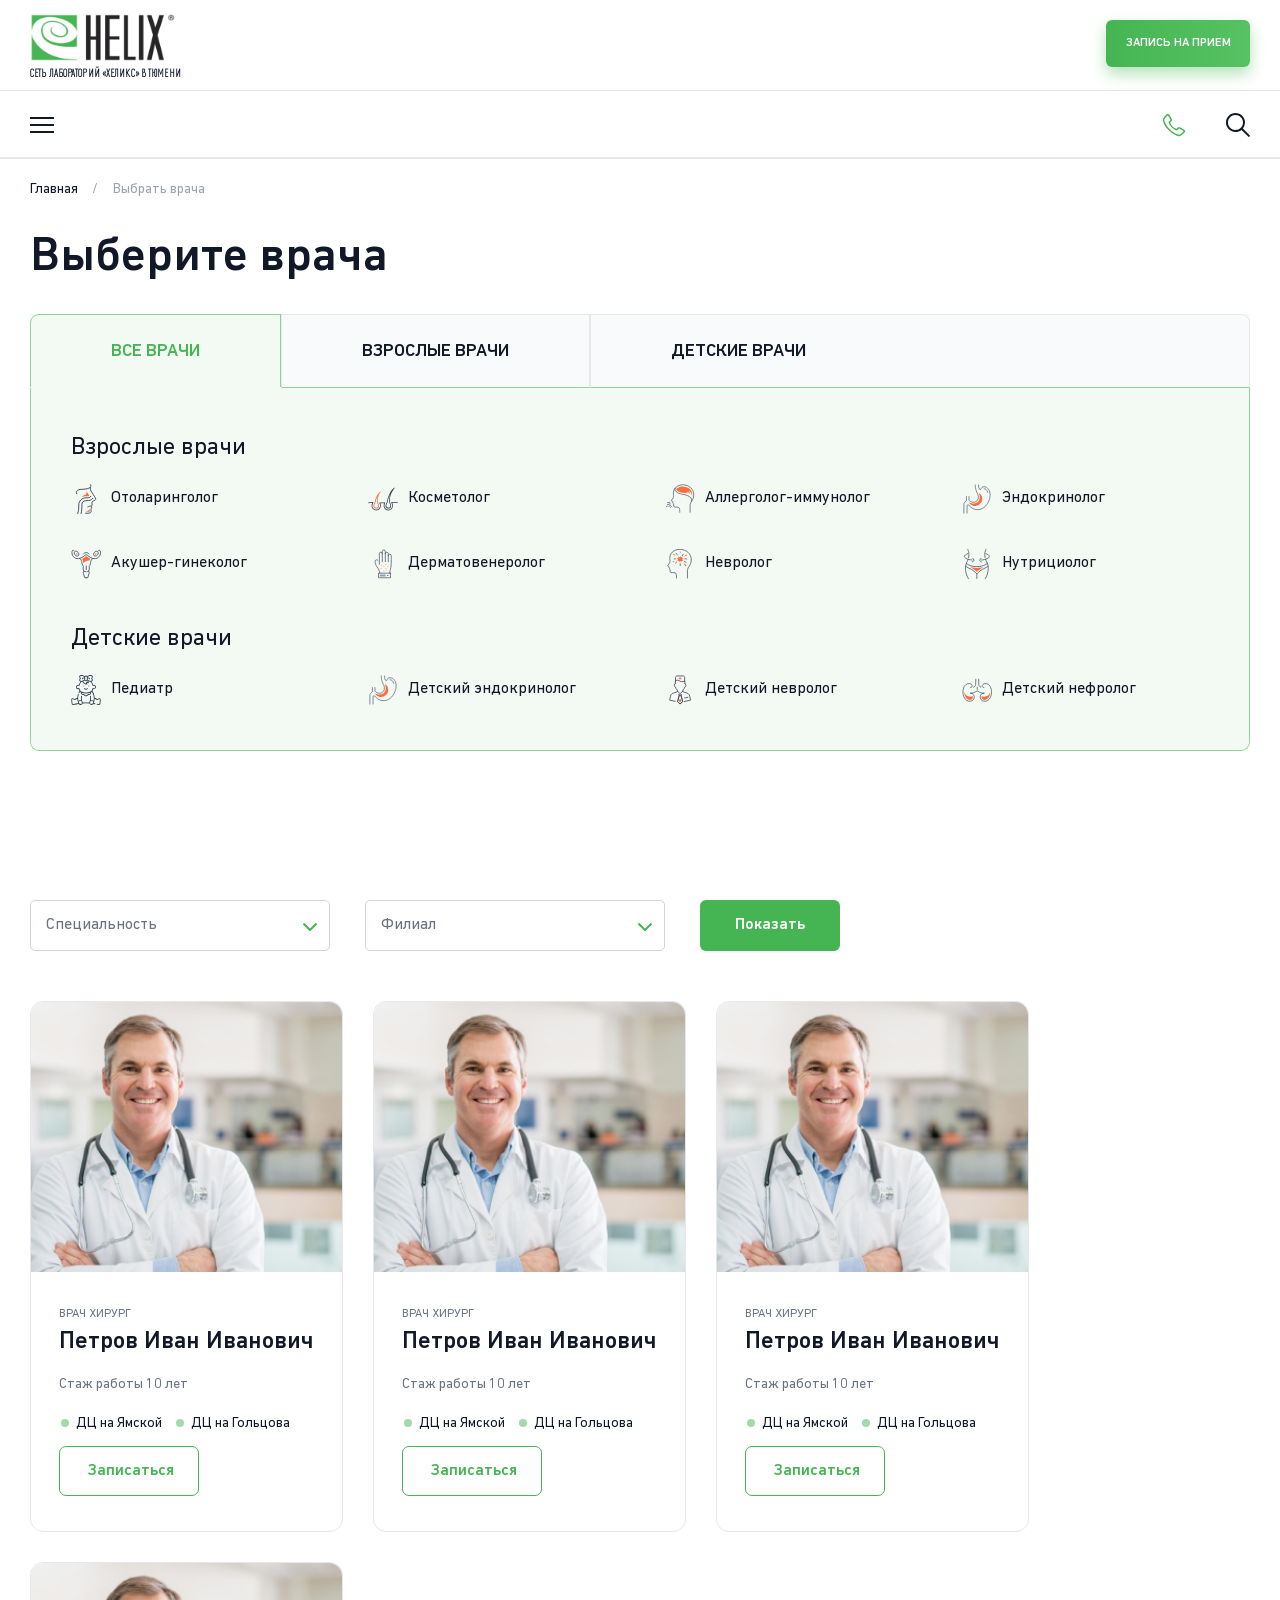
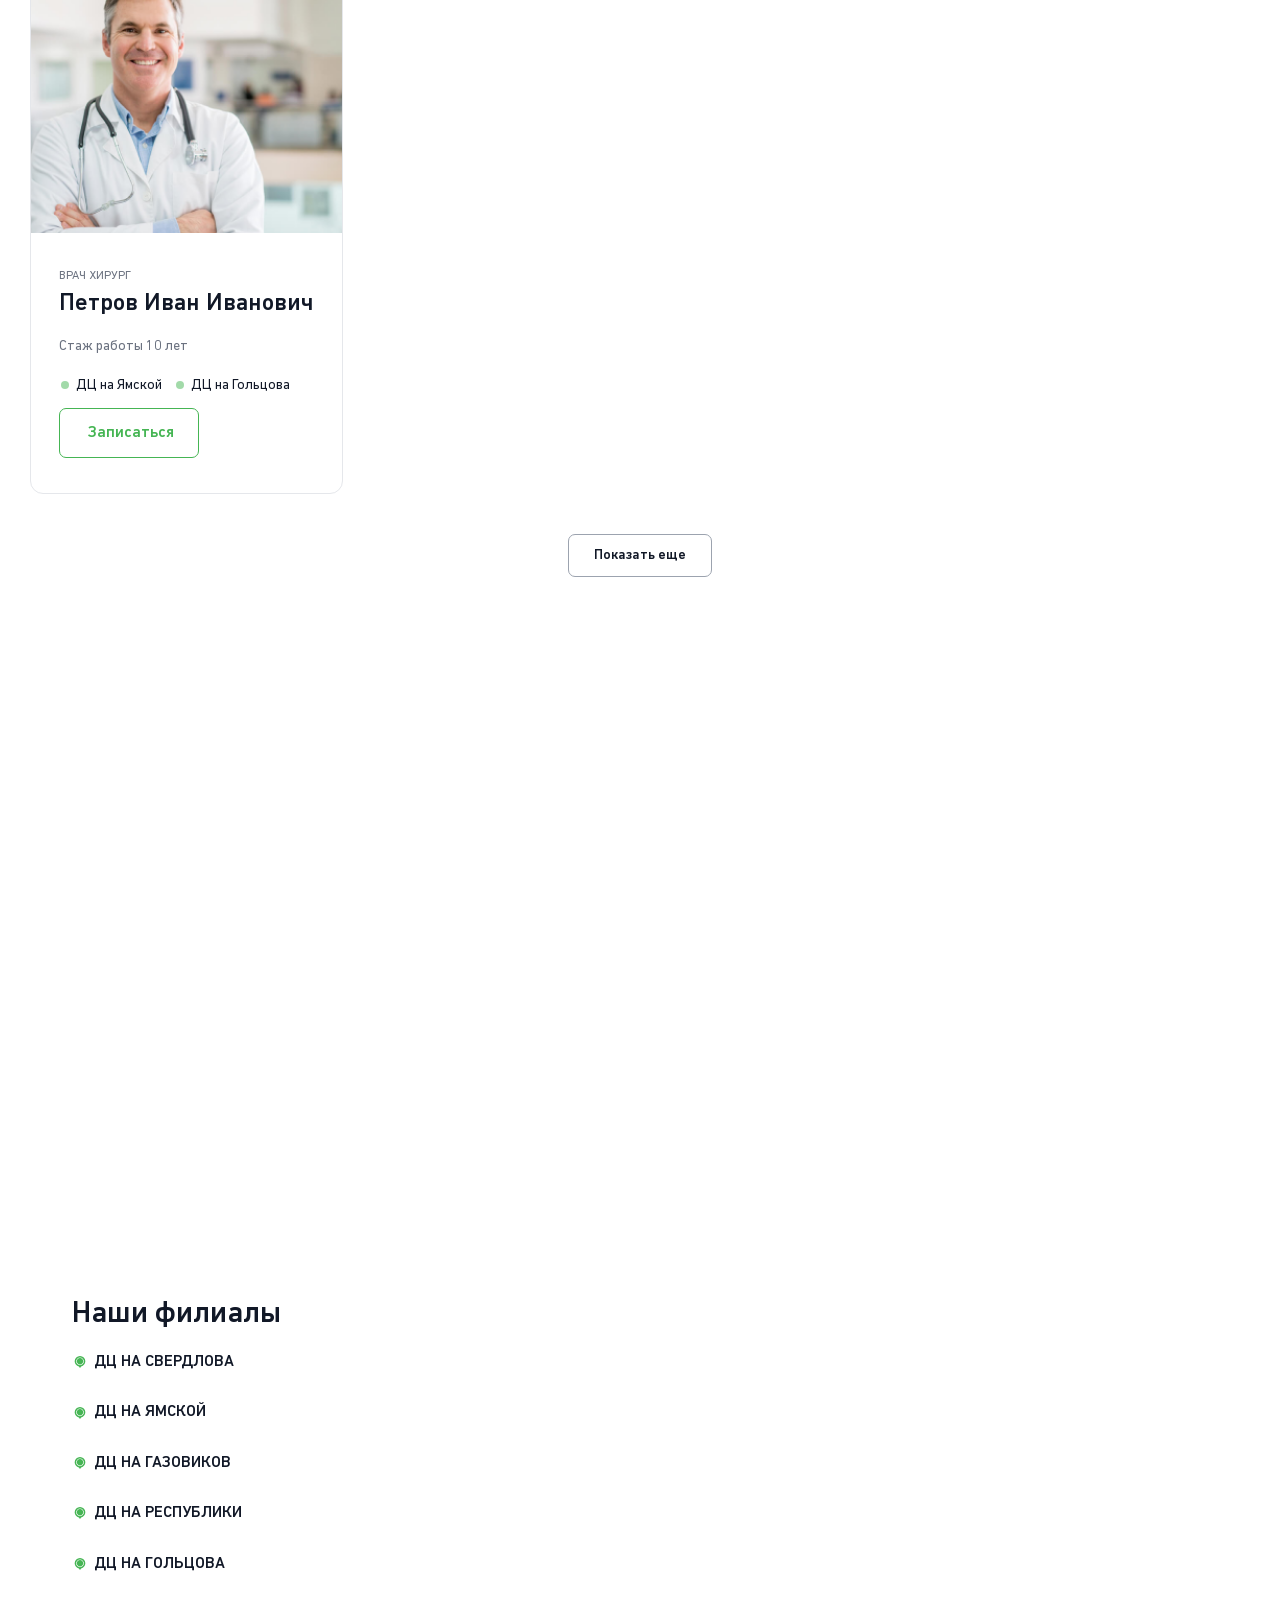
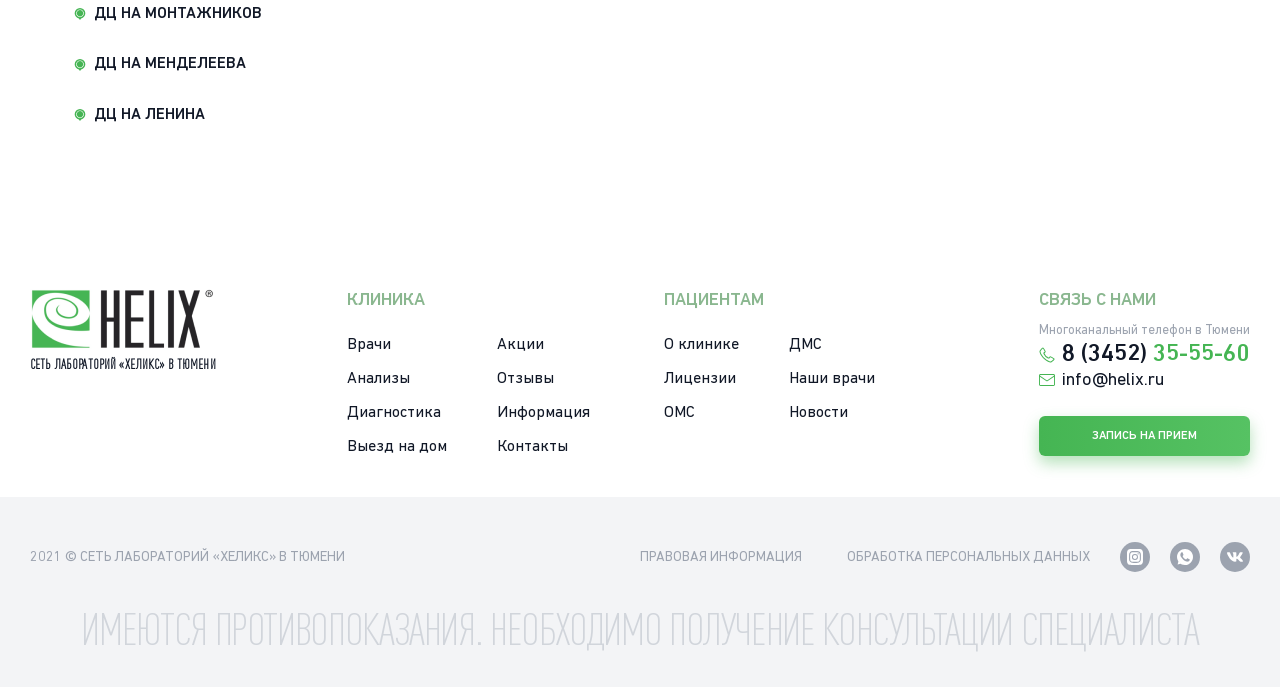
<file: choose-doctors.html>
<!DOCTYPE html>
<html lang="ru">

<head>
    <title>HELIX</title>
    <link rel="icon" href="./img/favicon.ico">
    <meta charset="UTF-8">
    <meta name="viewport" content="width=device-width, initial-scale=1, user-scalable=no">
    <meta name="description" content="Сеть лабораторий 'Хеликс' в Тюмени">
    <meta http-equiv="X-UA-Compatible" content="IE=edge">
    <link rel="preconnect" href="https://fonts.googleapis.com">
    <link rel="preconnect" href="https://fonts.gstatic.com" crossorigin>
    <link
        href="https://fonts.googleapis.com/css2?family=Roboto:ital,wght@0,100;0,300;0,400;0,500;0,700;0,900;1,100;1,300;1,400;1,500;1,700;1,900&display=swap"
        rel="stylesheet">
    <link rel="stylesheet" href="https://unpkg.com/swiper/swiper-bundle.min.css" />
    <link rel="stylesheet" href="css/style.css">
    <script src="https://api-maps.yandex.ru/2.1/?apikey=32934b60-7668-4b0e-b423-d1d9d7bd789d&lang=ru_RU"
        type="text/javascript"></script>
</head>

<body>
    <!-- Главная -->
    <div class="page">
        <!-- Шапка -->
        <header class="header">
    <div class="page__container">
        <div class="header__container">

            <!-- Логотип -->
            <a href="/" class="logo">
                <img src="./img/logo.png" alt="Logo">
                <p>Сеть лабораторий «Хеликс» В ТЮМЕНИ</p>
            </a>

            <!-- Верхнее подменю -->
            <nav class="header__submenu">
                <ul class="header__submenu-list">
                    <li class="header__submenu-item"><a href="#" class="header__submenu-link">О клинике</a>
                    </li>
                    <li class="header__submenu-item"><a href="#" class="header__submenu-link">Лицензии</a>
                    </li>
                    <li class="header__submenu-item"><a href="#" class="header__submenu-link">ОМС</a></li>
                    <li class="header__submenu-item"><a href="#" class="header__submenu-link">Наши врачи</a>
                    </li>
                    <li class="header__submenu-item"><a href="#" class="header__submenu-link">Отзывы</a>
                    </li>
                    <li class="header__submenu-item"><a href="#" class="header__submenu-link">Выезд на
                            дом</a>
                    </li>
                </ul>
            </nav>

            <!-- Слабовидящим -->
            <a class="header__eye">

                <svg class="header__eye-icon">
                    <use href="./img/icons/icons.svg#eye"></use>
                </svg>
                <p>Слабовидящим</p>
            </a>

            <!-- Поиск -->
            <form class="header__search">
                <div class="header__search-close">
                    <span></span><span></span>
                </div>
                <div class="header__search-row">
                    <button class="header__search-submit-mobile">
                        <svg>
                            <use href="./img/icons/icons.svg#search"></use>
                        </svg>
                    </button>
                    <svg class="header__search-only-icon">
                        <use href="./img/icons/icons.svg#search"></use>
                    </svg>
                    <input type="text" class="header__search-input" placeholder="Поиск нужного исследования, врача"
                        minlength="1" name="search" autocomplete="off" />
                </div>
                <button class="header__search-btn">Найти</button>
            </form>

            <!-- Контакты в шапке -->
            <div class="header__contacts">
                <a href="tel:+73452355560" class="phone">
                    <svg>
                        <use href="./img/icons/icons.svg#phone"></use>
                    </svg>
                    <p>8 (3452) <span>35-55-60</span></p>
                </a>
                <a href="#map" class="header__contacts-map">8 центров в Тюмени</a>
            </div>

            <!-- Кнопка -->
            <button data-pointer="signup" class="btn btn_main">Запись на прием</button>

            <!-- Верхнее меню -->
            <nav class="menu">
                <div class="header__burger">
                    <span></span><span></span><span></span>
                </div>
                <ul class="menu__list">
                    <li class="menu__item menu__item-dropdown">
                        <a href="./choose-doctors.html" class="menu__link">Выбрать врача</a>
                        <div class="menu__expand">
                            <div class="menu__expand-layout">
                                <ul class="menu__dropdown">
                                    <li class="menu__dropdown-item"><span
                                            class="menu__dropdown-link menu__dropdown-link_none">Взрослые врачи</span>
                                    </li>
                                    <li class="menu__dropdown-item"><a href="./doctor.html"
                                            class="menu__dropdown-link">Отоларинголог (ЛОР)</a></li>
                                    <li class="menu__dropdown-item"><a href="#"
                                            class="menu__dropdown-link">Дерматовенеролог</a></li>
                                    <li class="menu__dropdown-item"><a href="#" class="menu__dropdown-link">Невролог</a>
                                    </li>
                                    <li class="menu__dropdown-item"><a href="#"
                                            class="menu__dropdown-link">Косметолог</a></li>
                                    <li class="menu__dropdown-item"><a href="#"
                                            class="menu__dropdown-link">Аллерголог-иммунологог</a></li>
                                    <li class="menu__dropdown-item"><a href="#"
                                            class="menu__dropdown-link">Эндокринолог</a></li>
                                    <li class="menu__dropdown-item"><a href="#"
                                            class="menu__dropdown-link">Нутрициолог</a></li>
                                </ul>
                                <ul class="menu__dropdown">
                                    <li class="menu__dropdown-item"><span
                                            class="menu__dropdown-link menu__dropdown-link_none">Детские врачи</span>
                                    </li>
                                    <li class="menu__dropdown-item"><a href="#" class="menu__dropdown-link">Педиатр</a>
                                    </li>
                                    <li class="menu__dropdown-item"><a href="#"
                                            class="menu__dropdown-link">Эндокринолог</a></li>
                                    <li class="menu__dropdown-item"><a href="#" class="menu__dropdown-link">Невролог</a>
                                    </li>
                                    <li class="menu__dropdown-item"><a href="#" class="menu__dropdown-link">Нефролог</a>
                                    </li>
                                </ul>
                            </div>
                        </div>
                    </li>
                    <li class="menu__item"><a href="./uslugi.html" class="menu__link">УЗИ</a></li>
                    <li class="menu__item"><a href="#" class="menu__link">ЭКГ</a></li>
                    <li class="menu__item"><a href="#" class="menu__link">Процедурный кабинет</a></li>
                    <li class="menu__item menu__item-dropdown">
                        <a href="#" class="menu__link">Диагностика</a>
                        <div class="menu__expand">
                            <div class="menu__expand-layout">
                                <ul class="menu__dropdown">
                                    <li class="menu__dropdown-item"><a href="#" class="menu__dropdown-link">Какой-то
                                            пункт</a></li>
                                    <li class="menu__dropdown-item"><a href="#" class="menu__dropdown-link">Какой-то
                                            пункт</a></li>
                                    <li class="menu__dropdown-item"><a href="#" class="menu__dropdown-link">Какой-то
                                            пункт</a></li>
                                    <li class="menu__dropdown-item"><a href="#" class="menu__dropdown-link">Какой-то
                                            пункт</a></li>
                                </ul>
                            </div>
                        </div>
                    </li>
                    <li class="menu__item"><a href="#" class="menu__link">Анализы</a></li>
                    <li class="menu__item"><a href="#" class="menu__link">Акции</a></li>
                    <li class="menu__item menu__item-dropdown">
                        <a href="#" class="menu__link">Пациентам</a>
                        <div class="menu__expand">
                            <div class="menu__expand-layout">
                                <ul class="menu__dropdown">
                                    <li class="menu__dropdown-item"><a href="#" class="menu__dropdown-link">Какой-то
                                            пункт</a></li>
                                    <li class="menu__dropdown-item"><a href="#" class="menu__dropdown-link">Какой-то
                                            пункт</a></li>
                                    <li class="menu__dropdown-item"><a href="#" class="menu__dropdown-link">Какой-то
                                            пункт</a></li>
                                    <li class="menu__dropdown-item"><a href="#" class="menu__dropdown-link">Какой-то
                                            пункт</a></li>
                                </ul>
                            </div>
                        </div>
                    </li>
                    <li class="menu__item"><a href="#" class="menu__link">Контакты</a></li>
                    <li class="menu__item">
                        <a href="#" class="menu__link menu__link_covid">
                            <svg>
                                <use href="./img/icons/icons.svg#virus"></use>
                            </svg>
                            <span>Covid-19</span>
                        </a>
                    </li>
                </ul>
            </nav>
        </div>
    </div>

</header>
        <!-- Хлебные крошки -->
        <div class="breadcrumbs">
    <div class="page__container">
        <ul class="breadcrumbs__list">
            <li class="breadcrumbs__item">
                <a href="./index.html" class="breadcrumbs__link">Главная</a>
            </li>
            <li class="breadcrumbs__item">
                <span class="breadcrumbs__current">Выбрать врача</span>
            </li>
        </ul>
    </div>
</div>

        <main class="main">
            <div class="page__container">
                <h1 class="page__title">Выберите врача</h1>
            </div>
            <!-- WORKAREA -->
            <!-- Специальности -->
            <section class="specialties">
    <div class="page__container">
        <div class="tabs">
            <div class="tabs__controls">
                <label for="tab1">Все врачи
                    <input id="tab1" class="visually-hidden" type="radio" value="tab1" name="tabs" checked>
                </label>

                <label for="tab2">Взрослые врачи
                    <input id="tab2" class="visually-hidden" type="radio" value="tab2" name="tabs">
                </label>

                <label for="tab3">Детские врачи
                    <input id="tab3" class="visually-hidden" type="radio" value="tab3" name="tabs">
                </label>
            </div>
            <div class="tabs__content">
                <div class="tabs__tab" data-pointer="tab1">
                    <div class="specialties__block">
                        <h3 class="specialties__title">Взрослые врачи</h3>
                        <ul class="specialties__list">
                            <li class="specialties__item">
                                <a href="#" class="specialties__item-link">
                                    <svg>
                                        <use href="./img/icons/icons.svg#specialization_otolaringolog"></use>
                                    </svg>
                                    <span>Отоларинголог</span>
                                </a>
                            </li>
                            <li class="specialties__item">
                                <a href="#" class="specialties__item-link">
                                    <svg>
                                        <use href="./img/icons/icons.svg#specialization_kosmetolog"></use>
                                    </svg>
                                    <span>Косметолог</span>
                                </a>
                            </li>
                            <li class="specialties__item">
                                <a href="#" class="specialties__item-link">
                                    <svg>
                                        <use href="./img/icons/icons.svg#specialization_allergolog-immunolog"></use>
                                    </svg>
                                    <span>Аллерголог-иммунолог</span>
                                </a>
                            </li>
                            <li class="specialties__item">
                                <a href="#" class="specialties__item-link">
                                    <svg>
                                        <use href="./img/icons/icons.svg#specialization_endokrinolog"></use>
                                    </svg>
                                    <span>Эндокринолог</span>
                                </a>
                            </li>
                            <li class="specialties__item">
                                <a href="#" class="specialties__item-link">
                                    <svg>
                                        <use href="./img/icons/icons.svg#specialization_akusher-ginekolog"></use>
                                    </svg>
                                    <span>Акушер-гинеколог</span>
                                </a>
                            </li>
                            <li class="specialties__item">
                                <a href="#" class="specialties__item-link">
                                    <svg>
                                        <use href="./img/icons/icons.svg#specialization_dermatovenerolog"></use>
                                    </svg>
                                    <span>Дерматовенеролог</span>
                                </a>
                            </li>
                            <li class="specialties__item">
                                <a href="#" class="specialties__item-link">
                                    <svg>
                                        <use href="./img/icons/icons.svg#specialization_nevrolog"></use>
                                    </svg>
                                    <span>Невролог</span>
                                </a>
                            </li>
                            <li class="specialties__item">
                                <a href="#" class="specialties__item-link">
                                    <svg>
                                        <use href="./img/icons/icons.svg#specialization_nutriciolog"></use>
                                    </svg>
                                    <span>Нутрициолог</span>
                                </a>
                            </li>
                        </ul>
                    </div>
                    <div class="specialties__block">
                        <h3 class="specialties__title">Детские врачи</h3>
                        <ul class="specialties__list">
                            <li class="specialties__item">
                                <a href="#" class="specialties__item-link">
                                    <svg>
                                        <use href="./img/icons/icons.svg#specialization_pediatr"></use>
                                    </svg>
                                    <span>Педиатр</span>
                                </a>
                            </li>
                            <li class="specialties__item">
                                <a href="#" class="specialties__item-link">
                                    <svg>
                                        <use href="./img/icons/icons.svg#specialization_detskiy-endokrinolog"></use>
                                    </svg>
                                    <span>Детский эндокринолог</span>
                                </a>
                            </li>
                            <li class="specialties__item">
                                <a href="#" class="specialties__item-link">
                                    <svg>
                                        <use href="./img/icons/icons.svg#specialization_detskiy-nevrolog"></use>
                                    </svg>
                                    <span>Детский невролог</span>
                                </a>
                            </li>
                            <li class="specialties__item">
                                <a href="#" class="specialties__item-link">
                                    <svg>
                                        <use href="./img/icons/icons.svg#specialization_detskiy-nefrolog"></use>
                                    </svg>
                                    <span>Детский нефролог</span>
                                </a>
                            </li>
                        </ul>
                    </div>
                </div>
                <div class="tabs__tab" data-pointer="tab2">
                    <div class="specialties__block">
                        <h3 class="specialties__title">Взрослые врачи</h3>
                        <ul class="specialties__list">
                            <li class="specialties__item">
                                <a href="#" class="specialties__item-link">
                                    <svg>
                                        <use href="./img/icons/icons.svg#specialization_otolaringolog"></use>
                                    </svg>
                                    <span>Отоларинголог</span>
                                </a>
                            </li>
                            <li class="specialties__item">
                                <a href="#" class="specialties__item-link">
                                    <svg>
                                        <use href="./img/icons/icons.svg#specialization_kosmetolog"></use>
                                    </svg>
                                    <span>Косметолог</span>
                                </a>
                            </li>
                            <li class="specialties__item">
                                <a href="#" class="specialties__item-link">
                                    <svg>
                                        <use href="./img/icons/icons.svg#specialization_allergolog-immunolog"></use>
                                    </svg>
                                    <span>Аллерголог-иммунолог</span>
                                </a>
                            </li>
                            <li class="specialties__item">
                                <a href="#" class="specialties__item-link">
                                    <svg>
                                        <use href="./img/icons/icons.svg#specialization_endokrinolog"></use>
                                    </svg>
                                    <span>Эндокринолог</span>
                                </a>
                            </li>
                            <li class="specialties__item">
                                <a href="#" class="specialties__item-link">
                                    <svg>
                                        <use href="./img/icons/icons.svg#specialization_akusher-ginekolog"></use>
                                    </svg>
                                    <span>Акушер-гинеколог</span>
                                </a>
                            </li>
                            <li class="specialties__item">
                                <a href="#" class="specialties__item-link">
                                    <svg>
                                        <use href="./img/icons/icons.svg#specialization_dermatovenerolog"></use>
                                    </svg>
                                    <span>Дерматовенеролог</span>
                                </a>
                            </li>
                            <li class="specialties__item">
                                <a href="#" class="specialties__item-link">
                                    <svg>
                                        <use href="./img/icons/icons.svg#specialization_nevrolog"></use>
                                    </svg>
                                    <span>Невролог</span>
                                </a>
                            </li>
                            <li class="specialties__item">
                                <a href="#" class="specialties__item-link">
                                    <svg>
                                        <use href="./img/icons/icons.svg#specialization_nutriciolog"></use>
                                    </svg>
                                    <span>Нутрициолог</span>
                                </a>
                            </li>
                        </ul>
                    </div>
                </div>
                <div class="tabs__tab" data-pointer="tab3">
                    <div class="specialties__block">
                        <h3 class="specialties__title">Детские врачи</h3>
                        <ul class="specialties__list">
                            <li class="specialties__item">
                                <a href="#" class="specialties__item-link">
                                    <svg>
                                        <use href="./img/icons/icons.svg#specialization_pediatr"></use>
                                    </svg>
                                    <span>Педиатр</span>
                                </a>
                            </li>
                            <li class="specialties__item">
                                <a href="#" class="specialties__item-link">
                                    <svg>
                                        <use href="./img/icons/icons.svg#specialization_detskiy-endokrinolog"></use>
                                    </svg>
                                    <span>Детский эндокринолог</span>
                                </a>
                            </li>
                            <li class="specialties__item">
                                <a href="#" class="specialties__item-link">
                                    <svg>
                                        <use href="./img/icons/icons.svg#specialization_detskiy-nevrolog"></use>
                                    </svg>
                                    <span>Детский невролог</span>
                                </a>
                            </li>
                            <li class="specialties__item">
                                <a href="#" class="specialties__item-link">
                                    <svg>
                                        <use href="./img/icons/icons.svg#specialization_detskiy-nefrolog"></use>
                                    </svg>
                                    <span>Детский нефролог</span>
                                </a>
                            </li>
                        </ul>
                    </div>
                </div>
            </div>
        </div>
    </div>
</section>

            <!-- Наши врачи -->
            <section class="doctors">
    <div class="page__container">

        <div class="section__top">
            <h2 class="section__title">Наши врачи</h2>
            <a href="#" class="all-link section__all">Все врачи
                <svg>
                    <use href="./img/icons/icons.svg#arrow-link"></use>
                </svg>
            </a>
        </div>

        <!-- Фильтр (жду UI) -->
        <form class="filter doctors__filter">
            <div class="select filter__select">
                <a class="select__btn">Специальность</a>
                <div class="select__expand">
                    <div class="select__expand-layout">
                        <div class="select__option">
                            <label for="11" class="select__label">Отоларинголог (ЛОР)</label>
                            <input type="checkbox" name="specialization" value="Отоларинголог (ЛОР)" id="11">
                        </div>
                        <div class="select__option">
                            <label for="12" class="select__label">Акушер-гинеколог</label>
                            <input type="checkbox" name="specialization" value="Акушер-гинеколог" id="12">
                        </div>
                        <div class="select__option">
                            <label for="13" class="select__label">Дерматовенеролог</label>
                            <input type="checkbox" name="specialization" value="Дерматовенеролог" id="13">
                        </div>
                        <div class="select__option">
                            <label for="14" class="select__label">Невролог</label>
                            <input type="checkbox" name="specialization" value="Невролог" id="14">
                        </div>
                        <div class="select__option">
                            <label for="15" class="select__label">Косметолог</label>
                            <input type="checkbox" name="specialization" value="Косметолог" id="15">
                        </div>
                        <div class="select__option">
                            <label for="16" class="select__label">Аллерголог-иммунологог</label>
                            <input type="checkbox" name="specialization" value="Аллерголог-иммунологог" id="16">
                        </div>
                        <div class="select__option">
                            <label for="17" class="select__label">Эндокринолог</label>
                            <input type="checkbox" name="specialization" value="Эндокринолог" id="17">
                        </div>
                        <div class="select__option">
                            <label for="18" class="select__label">Нутрициолог</label>
                            <input type="checkbox" name="specialization" value="Нутрициолог" id="18">
                        </div>
                    </div>
                </div>
            </div>

            <div class="select filter__select">
                <a class="select__btn">Филиал</a>
                <div class="select__expand">
                    <div class="select__expand-layout">
                        <div class="select__option">
                            <label for="21" class="select__label">ДЦ на Ямской</label>
                            <input type="checkbox" name="branch" value="ДЦ на Ямской" id="21">
                        </div>
                        <div class="select__option">
                            <label for="22" class="select__label">ДЦ на Ямской</label>
                            <input type="checkbox" name="branch" value="ДЦ на Ямской" id="22">
                        </div>
                        <div class="select__option">
                            <label for="23" class="select__label">ДЦ на Ямской</label>
                            <input type="checkbox" name="branch" value="ДЦ на Ямской" id="23">
                        </div>
                        <div class="select__option">
                            <label for="24" class="select__label">ДЦ на Ямской</label>
                            <input type="checkbox" name="branch" value="ДЦ на Ямской" id="24">
                        </div>
                    </div>
                </div>
            </div>

            <button class="btn">Показать</button>
        </form>


        <ul class="doctors__list">
            <li class="doctors__item">
                <a href="#"><img class="doctors__photo" src="./img/doctor.png" alt="#"></a>
                <div class="doctors__description">
                    <p class="doctors__post">Врач хирург</p>
                    <a href="#">
                        <h3 class="doctors__name">Петров Иван Иванович</h3>
                    </a>
                    <p class="doctors__experience">Стаж работы 10 лет</p>
                    <ul class="list doctors__lists">
                        <li class="list-item">
                           
                                <svg class="ellipse-icon">
                                    <use href="./img/icons/icons.svg#ellipse-full"></use>
                                </svg>
                                <span class="list-text">ДЦ на Ямской</span>
                           
                        </li>
                        <li class="list-item">
                           
                                <svg class="ellipse-icon">
                                    <use href="./img/icons/icons.svg#ellipse-full"></use>
                                </svg>
                                <span class="list-text">ДЦ на Гольцова</span>
                        
                        </li>
                    </ul>
                    <button class="btn btn_white">Записаться</button>
                </div>
            </li>
            <li class="doctors__item">
                <a href="#"><img class="doctors__photo" src="./img/doctor.png" alt="#"></a>
                <div class="doctors__description">
                    <p class="doctors__post">Врач хирург</p>
                    <a href="#">
                        <h3 class="doctors__name">Петров Иван Иванович</h3>
                    </a>
                    <p class="doctors__experience">Стаж работы 10 лет</p>
                    <ul class="list doctors__lists">
                        <li class="list-item">
                            
                                <svg class="ellipse-icon">
                                    <use href="./img/icons/icons.svg#ellipse-full"></use>
                                </svg>
                                <span class="list-text">ДЦ на Ямской</span>
                        
                        </li>
                        <li class="list-item">
                           
                                <svg class="ellipse-icon">
                                    <use href="./img/icons/icons.svg#ellipse-full"></use>
                                </svg>
                                <span class="list-text">ДЦ на Гольцова</span>
                           
                        </li>
                    </ul>
                    <button class="btn btn_white">Записаться</button>
                </div>
            </li>
            <li class="doctors__item">
                <a href="#"><img class="doctors__photo" src="./img/doctor.png" alt="#"></a>
                <div class="doctors__description">
                    <p class="doctors__post">Врач хирург</p>
                    <a href="#">
                        <h3 class="doctors__name">Петров Иван Иванович</h3>
                    </a>
                    <p class="doctors__experience">Стаж работы 10 лет</p>
                    <ul class="list doctors__lists">
                        <li class="list-item">
                            
                                <svg class="ellipse-icon">
                                    <use href="./img/icons/icons.svg#ellipse-full"></use>
                                </svg>
                                <span class="list-text">ДЦ на Ямской</span>
                           
                        </li>
                        <li class="list-item">
                           
                                <svg class="ellipse-icon">
                                    <use href="./img/icons/icons.svg#ellipse-full"></use>
                                </svg>
                                <span class="list-text">ДЦ на Гольцова</span>
                           
                        </li>
                    </ul>
                    <button class="btn btn_white">Записаться</button>
                </div>
            </li>
            <li class="doctors__item">
                <a href="#"><img class="doctors__photo" src="./img/doctor.png" alt="#"></a>
                <div class="doctors__description">
                    <p class="doctors__post">Врач хирург</p>
                    <a href="#">
                        <h3 class="doctors__name">Петров Иван Иванович</h3>
                    </a>
                    <p class="doctors__experience">Стаж работы 10 лет</p>
                    <ul class="list doctors__lists">
                        <li class="list-item">
                           
                                <svg class="ellipse-icon">
                                    <use href="./img/icons/icons.svg#ellipse-full"></use>
                                </svg>
                                <span class="list-text">ДЦ на Ямской</span>
                           
                        </li>
                        <li class="list-item">
                            
                                <svg class="ellipse-icon">
                                    <use href="./img/icons/icons.svg#ellipse-full"></use>
                                </svg>
                                <span class="list-text">ДЦ на Гольцова</span>
                          
                        </li>
                    </ul>
                    <button class="btn btn_white">Записаться</button>
                </div>
            </li>
        </ul>
        <div class="doctors__all">
            <button class="btn btn_all">Показать еще</button>
        </div>

    </div>
</section>

            <!-- Лицензии -->
            <section class="licenses licenses_main _anim-items _anim-no-hide">
    <div class="page__container">
        <h2 class="section__title">Лицензии</h2>
        <div class="licenses__container-for-arrows">
            <div class="swiper-button-next"></div>
            <div class="swiper-button-prev"></div>
            <div class="swiper swiper-licenses">

                <div class="swiper-wrapper">
                    <div class="swiper-slide">
                        <div class="licenses__item">
                            <img data-pointer="photo" class="licenses__img" src="./img/license.png" alt="license">
                        </div>
                    </div>
                    <div class="swiper-slide">
                        <div class="licenses__item">
                            <img data-pointer="photo" class="licenses__img" src="./img/license.png" alt="license">
                        </div>
                    </div>
                    <div class="swiper-slide">
                        <div class="licenses__item">
                            <img data-pointer="photo" class="licenses__img" src="./img/license.png" alt="license">
                        </div>
                    </div>
                    <div class="swiper-slide">
                        <div class="licenses__item">
                            <img data-pointer="photo" class="licenses__img" src="./img/license.png" alt="license">
                        </div>
                    </div>
                    <div class="swiper-slide">
                        <div class="licenses__item">
                            <img data-pointer="photo" class="licenses__img" src="./img/license.png" alt="license">
                        </div>
                    </div>
                    <div class="swiper-slide">
                        <div class="licenses__item">
                            <img data-pointer="photo" class="licenses__img" src="./img/license.png" alt="license">
                        </div>
                    </div>
                    <div class="swiper-slide">
                        <div class="licenses__item">
                            <img data-pointer="photo" class="licenses__img" src="./img/license.png" alt="license">
                        </div>
                    </div>
                    <div class="swiper-slide">
                        <div class="licenses__item">
                            <img data-pointer="photo" class="licenses__img" src="./img/license.png" alt="license">
                        </div>
                    </div>
                    <div class="swiper-slide">
                        <div class="licenses__item">
                            <img data-pointer="photo" class="licenses__img" src="./img/license.png" alt="license">
                        </div>
                    </div>

                </div>
                <div class="swiper-scrollbar"></div>
            </div>
        </div>


    </div>

</section>
        </main>
        <div id="map" class="maps">
    <div class="page__container maps__container">
        <div class="maps__absolute">
            <h2 class="maps__absolute-title">Наши филиалы</h2>
            <ul class="list">
                <li class="list-item">
                    <a data-map="1">
                        <svg class="ellipse-icon">
                            <use href="./img/icons/icons.svg#map-icon"></use>
                        </svg>
                        <span class="list-text">ДЦ на Свердлова</span>
                    </a>
                </li>
                <li class="list-item">
                    <a data-map="2">
                        <svg class="ellipse-icon">
                            <use href="./img/icons/icons.svg#map-icon"></use>
                        </svg>
                        <span class="list-text">ДЦ на Ямской</span>
                    </a>
                </li>
                <li class="list-item">
                    <a data-map="3">
                        <svg class="ellipse-icon">
                            <use href="./img/icons/icons.svg#map-icon"></use>
                        </svg>
                        <span class="list-text">ДЦ на Газовиков</span>
                    </a>
                </li>
                <li class="list-item">
                    <a data-map="4">
                        <svg class="ellipse-icon">
                            <use href="./img/icons/icons.svg#map-icon"></use>
                        </svg>
                        <span class="list-text">ДЦ на Республики</span>
                    </a>
                </li>
                <li class="list-item">
                    <a data-map="5">
                        <svg class="ellipse-icon">
                            <use href="./img/icons/icons.svg#map-icon"></use>
                        </svg>
                        <span class="list-text">ДЦ на Гольцова</span>
                    </a>
                </li>
                <li class="list-item">
                    <a data-map="6">
                        <svg class="ellipse-icon">
                            <use href="./img/icons/icons.svg#map-icon"></use>
                        </svg>
                        <span class="list-text">ДЦ на Монтажников</span>
                    </a>
                </li>
                <li class="list-item">
                    <a data-map="7">
                        <svg class="ellipse-icon">
                            <use href="./img/icons/icons.svg#map-icon"></use>
                        </svg>
                        <span class="list-text">ДЦ на Менделеева</span>
                    </a>
                </li>
                <li class="list-item">
                    <a data-map="8">
                        <svg class="ellipse-icon">
                            <use href="./img/icons/icons.svg#map-icon"></use>
                        </svg>
                        <!-- Университетская или Ленина? -->
                        <span class="list-text">ДЦ на Ленина</span>
                    </a>
                </li>
            </ul>
        </div>
    </div>

</div>
        <footer class="footer">
    <div class="footer__top">
        <div class="page__container footer__grid">
            <a href="/" class="logo">
                <img src="./img/logo.png" alt="Logo">
                <p>Сеть лабораторий «Хеликс» В ТЮМЕНИ</p>
            </a>
            <nav class="footer__menu">
                <p class="footer__grid-title">Клиника</p>
                <ul class="footer__menu-list">
                    <li><a href="#">Врачи</a></li>
                    <li><a href="#">Акции</a></li>
                    <li><a href="#">Анализы</a></li>
                    <li><a href="#">Отзывы</a></li>
                    <li><a href="#">Диагностика</a></li>
                    <li><a href="#">Информация</a></li>
                    <li><a href="#">Выезд на дом</a></li>
                    <li><a href="#">Контакты</a></li>
                </ul>
            </nav>
            <nav class="footer__menu">
                <p class="footer__grid-title">Пациентам</p>
                <ul class="footer__menu-list">
                    <li><a href="#">О клинике</a></li>
                    <li><a href="#">ДМС</a></li>
                    <li><a href="#">Лицензии</a></li>
                    <li><a href="#">Наши врачи</a></li>
                    <li><a href="#">ОМС</a></li>
                    <li><a href="#">Новости</a></li>
                </ul>
            </nav>
            <div class="footer__contacts">
                <p class="footer__grid-title">Связь с нами</p>
                <p class="footer__contacts-number">Многоканальный телефон в Тюмени </p>
                <a href="tel:+73452355560" class="phone">
                    <svg>
                        <use href="./img/icons/icons.svg#phone"></use>
                    </svg>
                    <p>8 (3452) <span>35-55-60</span></p>
                </a>
                <a href="mailto:info@helix.ru" class="email">
                    <svg>
                        <use href="./img/icons/icons.svg#email"></use>
                    </svg>
                    <p>info@helix.ru</p>
                </a>
                <button data-pointer="signup" class="btn btn_main">Запись на прием</button>
            </div>
        </div>
    </div>
    <div class="footer__bottom">
        <div class="page__container">
            <div class="footer__additionally">
                <p class="footer__copyright">2021 © Сеть лабораторий «Хеликс» В ТЮМЕНИ </p>
                <div class="footer__info">
                    <ul class="footer__info-list">
                        <li><a href="#">Правовая информация</a></li>
                        <li><a href="#">Обработка персональных данных</a></li>
                    </ul>
                    
                </div>
                <ul class="footer__social">
                    <!-- Instagram -->
                    <li>
                        <a target="_blank" href="#">
                            <svg>
                                <use href="./img/icons/icons.svg#instagram"></use>
                            </svg>
                        </a>
                    </li>
                    <!-- Whatsapp -->
                    <li>
                        <a target="_blank" href="#">
                            <svg>
                                <use href="./img/icons/icons.svg#whatsapp"></use>
                            </svg>
                        </a>
                    </li>
                    <!-- ВК -->
                    <li>
                        <a target="_blank" href="#">
                            <svg>
                                <use href="./img/icons/icons.svg#vk"></use>
                            </svg>
                        </a>
                    </li>
                </ul>
            </div>
            <p class="contraindications footer__contraindications">ИМЕЮТСЯ ПРОТИВОПОКАЗАНИЯ. НЕОБХОДИМО ПОЛУЧЕНИЕ
                КОНСУЛЬТАЦИИ СПЕЦИАЛИСТА
            </p>
        </div>
    </div>
</footer>
    </div>

    <div id="signup" class="popup">
        <div class="popup__container">
            <div class="popup__content">
                <form class="form">
                    <img src="./img/form-signup.png" alt="Записаться" class="form__img">
                    <h3 class="form__title">Записаться на прием</h3>
                    <ul class="form__rows">
                        <li class="form__row">
                            <input type="text" autocomplete="off" placeholder="Ваше имя" name="name" required
                                minlength="3" maxlength="20" class="form__input">
                        </li>
                        <li class="form__row">
                            <label for="phone" class="form__label">Телефон</label>
                            <input type="tel" autocomplete="off" required name="phone" id="phone"
                                placeholder="+7 900 550 50 50" class="form__input">
                        </li>
                    </ul>
                    <button class="btn">Записаться</button>
                    <p class="form__politics">Нажимая на кпопку «Записаться» вы соглашаетесь на <a href="#">политику
                            обработки данных</a></p>
                </form>
            </div>
            <button class="popup__close">&#10006;</button>
        </div>
    </div>

    <div id="photo" class="popup">
        <div class="popup__container">
            <div class="popup__content">
                <img src="./img/test1.png" alt="Image" class="popup__img">
            </div>
            <button class="popup__close">&#10006;</button>

        </div>
    </div>

    <script src="js/jquery-3.6.0.min.js"></script>
    <script src="js/jquery.maskedinput.min.js"></script>
    <script src="https://unpkg.com/swiper/swiper-bundle.min.js"></script>
    <script src="js/script.js"></script>
</body>

</html>
</file>
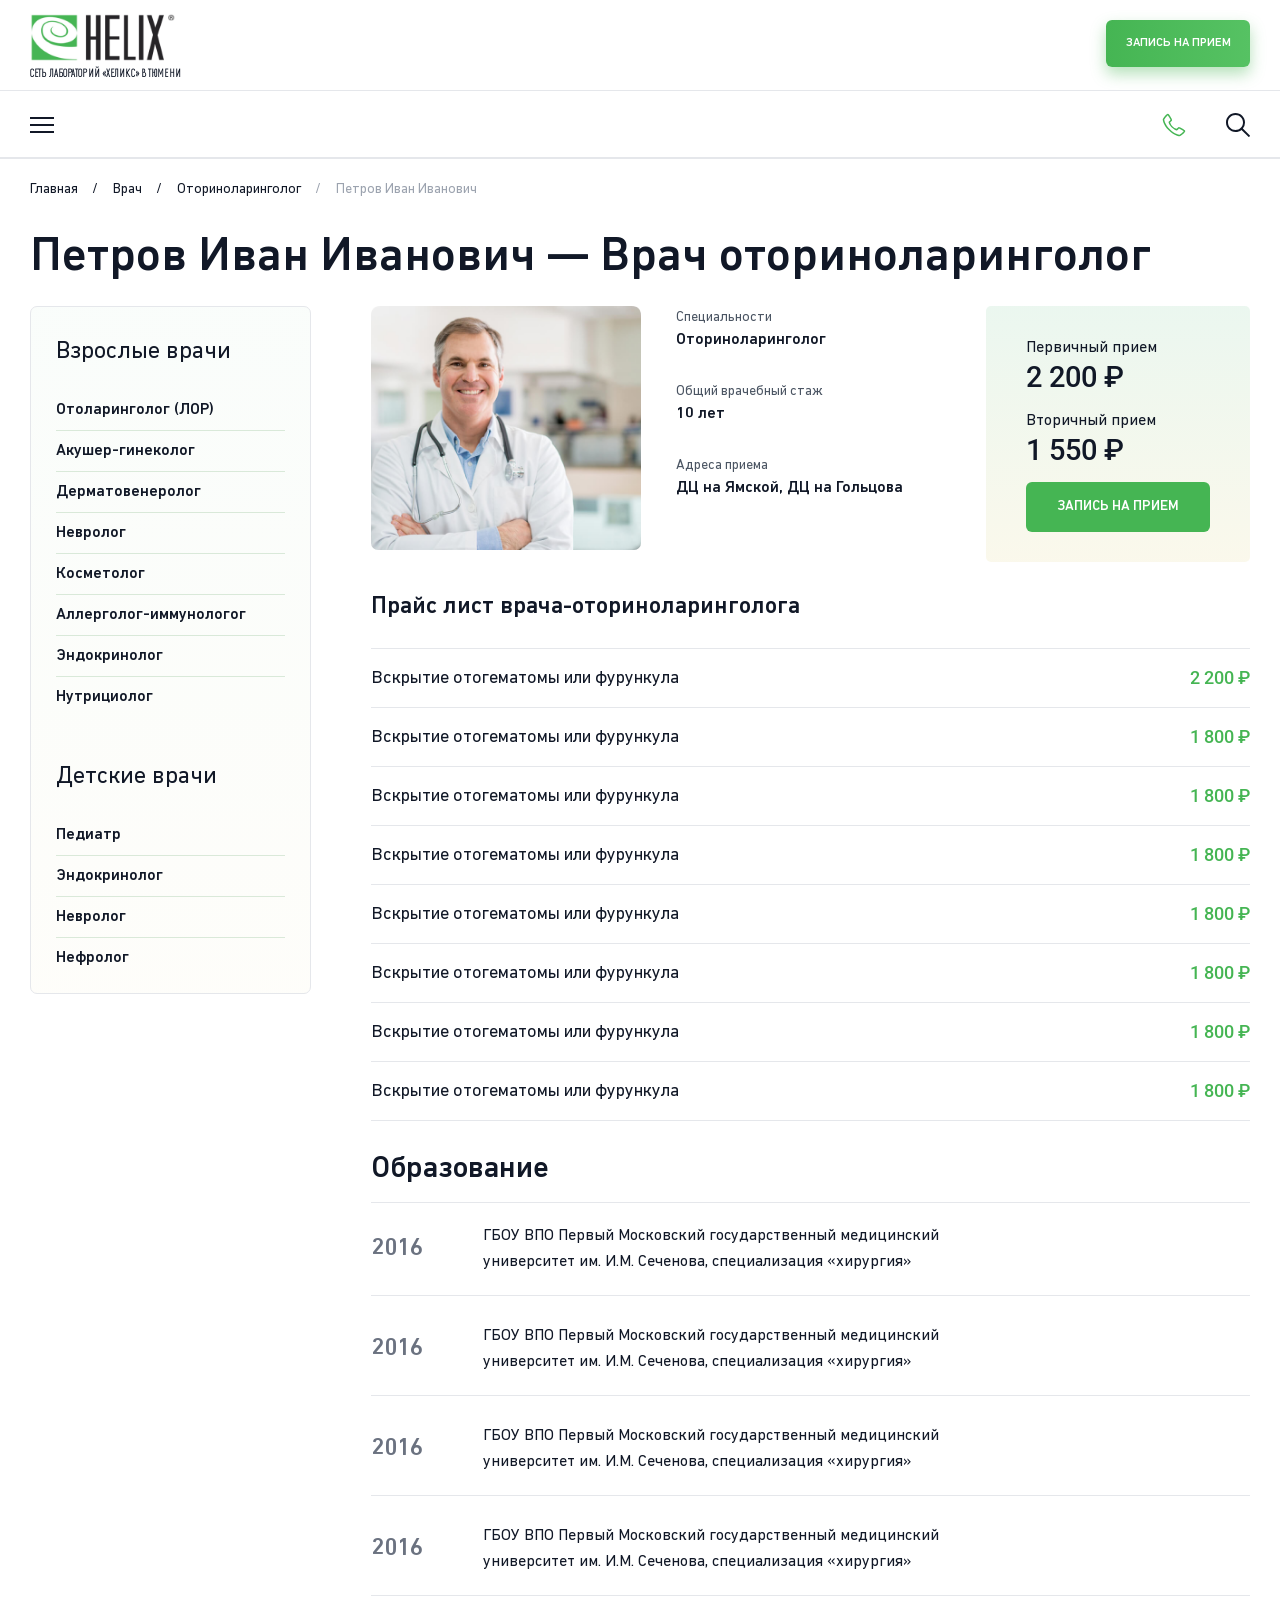
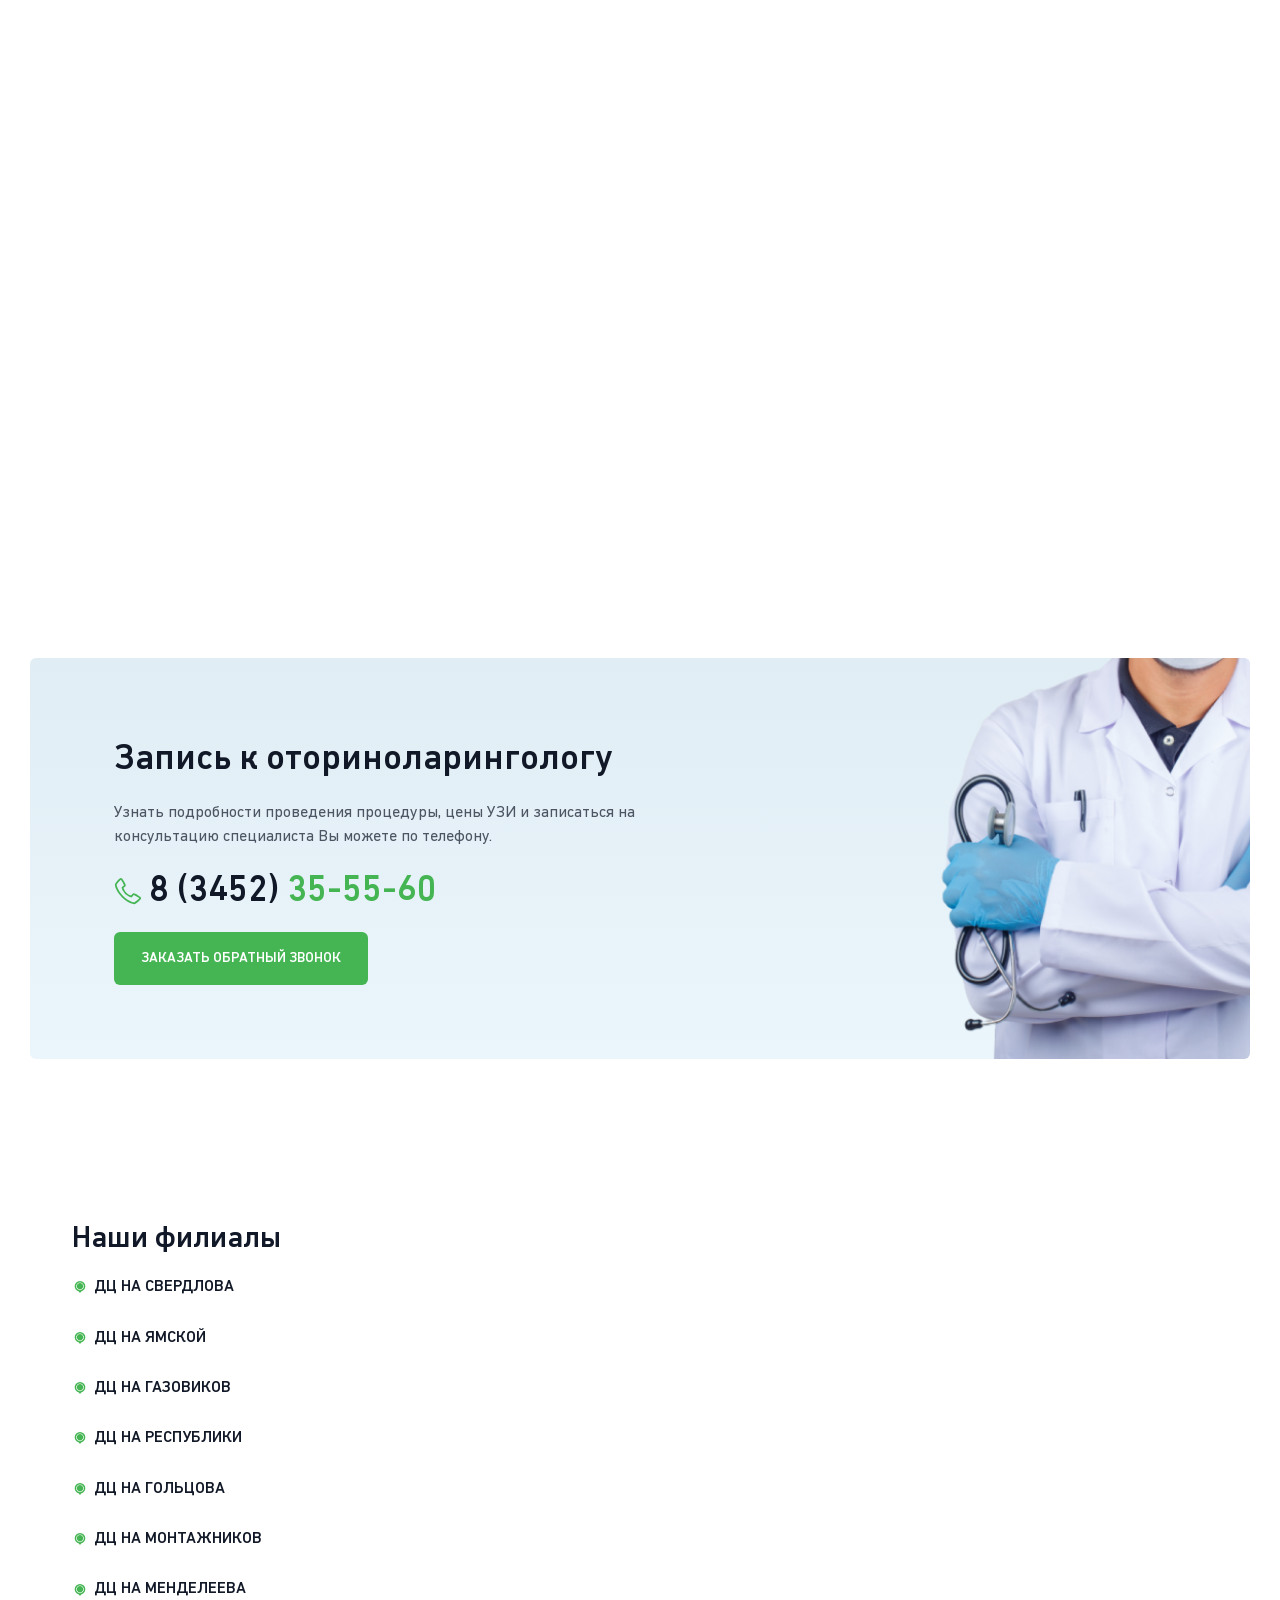
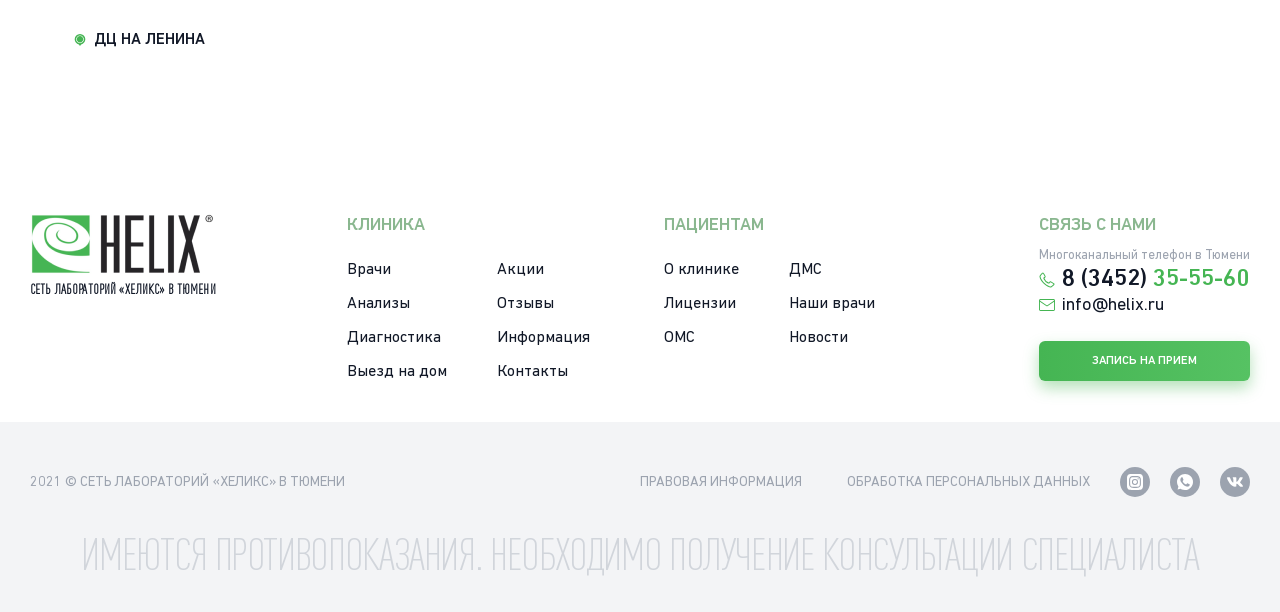
<file: current-doctor.html>
<!DOCTYPE html>
<html lang="ru">

<head>
    <title>HELIX</title>
    <link rel="icon" href="./img/favicon.ico">
    <meta charset="UTF-8">
    <meta name="viewport" content="width=device-width, initial-scale=1, user-scalable=no">
    <meta name="description" content="Сеть лабораторий 'Хеликс' в Тюмени">
    <meta http-equiv="X-UA-Compatible" content="IE=edge">
    <link rel="preconnect" href="https://fonts.googleapis.com">
    <link rel="preconnect" href="https://fonts.gstatic.com" crossorigin>
    <link
        href="https://fonts.googleapis.com/css2?family=Roboto:ital,wght@0,100;0,300;0,400;0,500;0,700;0,900;1,100;1,300;1,400;1,500;1,700;1,900&display=swap"
        rel="stylesheet">
    <link rel="stylesheet" href="https://unpkg.com/swiper/swiper-bundle.min.css" />
    <link rel="stylesheet" href="css/style.css">
    <script src="https://api-maps.yandex.ru/2.1/?apikey=32934b60-7668-4b0e-b423-d1d9d7bd789d&lang=ru_RU"
        type="text/javascript"></script>
</head>

<body>
    <!-- Главная -->
    <div class="page">
        <!-- Шапка -->
        <header class="header">
    <div class="page__container">
        <div class="header__container">

            <!-- Логотип -->
            <a href="/" class="logo">
                <img src="./img/logo.png" alt="Logo">
                <p>Сеть лабораторий «Хеликс» В ТЮМЕНИ</p>
            </a>

            <!-- Верхнее подменю -->
            <nav class="header__submenu">
                <ul class="header__submenu-list">
                    <li class="header__submenu-item"><a href="#" class="header__submenu-link">О клинике</a>
                    </li>
                    <li class="header__submenu-item"><a href="#" class="header__submenu-link">Лицензии</a>
                    </li>
                    <li class="header__submenu-item"><a href="#" class="header__submenu-link">ОМС</a></li>
                    <li class="header__submenu-item"><a href="#" class="header__submenu-link">Наши врачи</a>
                    </li>
                    <li class="header__submenu-item"><a href="#" class="header__submenu-link">Отзывы</a>
                    </li>
                    <li class="header__submenu-item"><a href="#" class="header__submenu-link">Выезд на
                            дом</a>
                    </li>
                </ul>
            </nav>

            <!-- Слабовидящим -->
            <a class="header__eye">

                <svg class="header__eye-icon">
                    <use href="./img/icons/icons.svg#eye"></use>
                </svg>
                <p>Слабовидящим</p>
            </a>

            <!-- Поиск -->
            <form class="header__search">
                <div class="header__search-close">
                    <span></span><span></span>
                </div>
                <div class="header__search-row">
                    <button class="header__search-submit-mobile">
                        <svg>
                            <use href="./img/icons/icons.svg#search"></use>
                        </svg>
                    </button>
                    <svg class="header__search-only-icon">
                        <use href="./img/icons/icons.svg#search"></use>
                    </svg>
                    <input type="text" class="header__search-input" placeholder="Поиск нужного исследования, врача"
                        minlength="1" name="search" autocomplete="off" />
                </div>
                <button class="header__search-btn">Найти</button>
            </form>

            <!-- Контакты в шапке -->
            <div class="header__contacts">
                <a href="tel:+73452355560" class="phone">
                    <svg>
                        <use href="./img/icons/icons.svg#phone"></use>
                    </svg>
                    <p>8 (3452) <span>35-55-60</span></p>
                </a>
                <a href="#map" class="header__contacts-map">8 центров в Тюмени</a>
            </div>

            <!-- Кнопка -->
            <button data-pointer="signup" class="btn btn_main">Запись на прием</button>

            <!-- Верхнее меню -->
            <nav class="menu">
                <div class="header__burger">
                    <span></span><span></span><span></span>
                </div>
                <ul class="menu__list">
                    <li class="menu__item menu__item-dropdown">
                        <a href="./choose-doctors.html" class="menu__link">Выбрать врача</a>
                        <div class="menu__expand">
                            <div class="menu__expand-layout">
                                <ul class="menu__dropdown">
                                    <li class="menu__dropdown-item"><span
                                            class="menu__dropdown-link menu__dropdown-link_none">Взрослые врачи</span>
                                    </li>
                                    <li class="menu__dropdown-item"><a href="./doctor.html"
                                            class="menu__dropdown-link">Отоларинголог (ЛОР)</a></li>
                                    <li class="menu__dropdown-item"><a href="#"
                                            class="menu__dropdown-link">Дерматовенеролог</a></li>
                                    <li class="menu__dropdown-item"><a href="#" class="menu__dropdown-link">Невролог</a>
                                    </li>
                                    <li class="menu__dropdown-item"><a href="#"
                                            class="menu__dropdown-link">Косметолог</a></li>
                                    <li class="menu__dropdown-item"><a href="#"
                                            class="menu__dropdown-link">Аллерголог-иммунологог</a></li>
                                    <li class="menu__dropdown-item"><a href="#"
                                            class="menu__dropdown-link">Эндокринолог</a></li>
                                    <li class="menu__dropdown-item"><a href="#"
                                            class="menu__dropdown-link">Нутрициолог</a></li>
                                </ul>
                                <ul class="menu__dropdown">
                                    <li class="menu__dropdown-item"><span
                                            class="menu__dropdown-link menu__dropdown-link_none">Детские врачи</span>
                                    </li>
                                    <li class="menu__dropdown-item"><a href="#" class="menu__dropdown-link">Педиатр</a>
                                    </li>
                                    <li class="menu__dropdown-item"><a href="#"
                                            class="menu__dropdown-link">Эндокринолог</a></li>
                                    <li class="menu__dropdown-item"><a href="#" class="menu__dropdown-link">Невролог</a>
                                    </li>
                                    <li class="menu__dropdown-item"><a href="#" class="menu__dropdown-link">Нефролог</a>
                                    </li>
                                </ul>
                            </div>
                        </div>
                    </li>
                    <li class="menu__item"><a href="./uslugi.html" class="menu__link">УЗИ</a></li>
                    <li class="menu__item"><a href="#" class="menu__link">ЭКГ</a></li>
                    <li class="menu__item"><a href="#" class="menu__link">Процедурный кабинет</a></li>
                    <li class="menu__item menu__item-dropdown">
                        <a href="#" class="menu__link">Диагностика</a>
                        <div class="menu__expand">
                            <div class="menu__expand-layout">
                                <ul class="menu__dropdown">
                                    <li class="menu__dropdown-item"><a href="#" class="menu__dropdown-link">Какой-то
                                            пункт</a></li>
                                    <li class="menu__dropdown-item"><a href="#" class="menu__dropdown-link">Какой-то
                                            пункт</a></li>
                                    <li class="menu__dropdown-item"><a href="#" class="menu__dropdown-link">Какой-то
                                            пункт</a></li>
                                    <li class="menu__dropdown-item"><a href="#" class="menu__dropdown-link">Какой-то
                                            пункт</a></li>
                                </ul>
                            </div>
                        </div>
                    </li>
                    <li class="menu__item"><a href="#" class="menu__link">Анализы</a></li>
                    <li class="menu__item"><a href="#" class="menu__link">Акции</a></li>
                    <li class="menu__item menu__item-dropdown">
                        <a href="#" class="menu__link">Пациентам</a>
                        <div class="menu__expand">
                            <div class="menu__expand-layout">
                                <ul class="menu__dropdown">
                                    <li class="menu__dropdown-item"><a href="#" class="menu__dropdown-link">Какой-то
                                            пункт</a></li>
                                    <li class="menu__dropdown-item"><a href="#" class="menu__dropdown-link">Какой-то
                                            пункт</a></li>
                                    <li class="menu__dropdown-item"><a href="#" class="menu__dropdown-link">Какой-то
                                            пункт</a></li>
                                    <li class="menu__dropdown-item"><a href="#" class="menu__dropdown-link">Какой-то
                                            пункт</a></li>
                                </ul>
                            </div>
                        </div>
                    </li>
                    <li class="menu__item"><a href="#" class="menu__link">Контакты</a></li>
                    <li class="menu__item">
                        <a href="#" class="menu__link menu__link_covid">
                            <svg>
                                <use href="./img/icons/icons.svg#virus"></use>
                            </svg>
                            <span>Covid-19</span>
                        </a>
                    </li>
                </ul>
            </nav>
        </div>
    </div>

</header>
        <!-- Хлебные крошки -->
        <div class="breadcrumbs">
            <div class="page__container">
                <ul class="breadcrumbs__list">
                    <li class="breadcrumbs__item">
                        <a href="./index.html" class="breadcrumbs__link">Главная</a>
                    </li>
                    <li class="breadcrumbs__item">
                        <a href="./index.html" class="breadcrumbs__link">Врач</a>
                    </li>
                    <li class="breadcrumbs__item">
                        <a href="./index.html" class="breadcrumbs__link">Оториноларинголог</a>
                    </li>
                    <li class="breadcrumbs__item">
                        <span class="breadcrumbs__current">Петров Иван Иванович</span>
                    </li>
                </ul>
            </div>
        </div>

        <main class="main">
            <!-- Заголовок страницы -->
            <div class="page__container">
                <h1 class="page__title">Петров Иван Иванович — Врач оториноларинголог</h1>
            </div>
            <!-- WORKAREA -->

            <!-- Петров Иван Петрович -->
            <div class="doctor">
                <div class="page__container ">
                    <div class="doctor__container">
                        <nav class="left-menu left-menu_selected">
                            <p class="left-menu__title">Все врачи</p>
                            <ul class="left-menu__list">
                                <li class="left-menu__item">
                                    <p class="left-menu__link title">Взрослые врачи</p>
                                </li>
                                <li class="left-menu__item">
                                    <a href="#" class="left-menu__link">Отоларинголог (ЛОР)</a>
                                </li>
                                <li class="left-menu__item">
                                    <a href="#" class="left-menu__link">Акушер-гинеколог</a>
                                </li>
                                <li class="left-menu__item">
                                    <a href="#" class="left-menu__link">Дерматовенеролог</a>
                                </li>
                                <li class="left-menu__item">
                                    <a href="#" class="left-menu__link">Невролог</a>
                                </li>
                                <li class="left-menu__item">
                                    <a href="#" class="left-menu__link">Косметолог</a>
                                </li>
                                <li class="left-menu__item">
                                    <a href="#" class="left-menu__link">Аллерголог-иммунологог</a>
                                </li>
                                <li class="left-menu__item">
                                    <a href="#" class="left-menu__link">Эндокринолог</a>
                                </li>
                                <li class="left-menu__item">
                                    <a href="#" class="left-menu__link">Нутрициолог</a>
                                </li>
                            </ul>
                            <ul class="left-menu__list">
                                <li class="left-menu__item">
                                    <p class="left-menu__link title">Детские врачи</p>
                                </li>
                                <li class="left-menu__item">
                                    <a href="#" class="left-menu__link">Педиатр</a>
                                </li>
                                <li class="left-menu__item">
                                    <a href="#" class="left-menu__link">Эндокринолог</a>
                                </li>
                                <li class="left-menu__item">
                                    <a href="#" class="left-menu__link">Невролог</a>
                                </li>
                                <li class="left-menu__item">
                                    <a href="#" class="left-menu__link">Нефролог</a>
                                </li>
                            </ul>
                        </nav>
                        <div class="doctor__description">
                            <div class="doctor__info">
                                <img class="doctor__photo" src="./img/doctor.png" alt="Photo">
                                <div class="doctor__info-text">
                                    <div class="doctor__block">
                                        <p>Специальности</p>
                                        <p>Оториноларинголог</p>
                                    </div>
                                    <div class="doctor__block">
                                        <p>Общий врачебный стаж</p>
                                        <p>10 лет</p>
                                    </div>
                                    <div class="doctor__block">
                                        <p>Адреса приема</p>
                                        <p>ДЦ на Ямской, ДЦ на Гольцова</p>
                                    </div>
                                </div>
                            </div>
                            <div class="price-block light-green-block">
                                <p>Первичный прием</p>
                                <p class="price"><span>2 200 ₽</span></p>
                                <p>Вторичный прием</p>
                                <p class="price"><span>1 550 ₽</span></p>
                                <button data-pointer="signup" class="btn">Запись на прием</button>
                            </div>
                            <table class="price-list">
                                <thead>
                                    <tr>
                                        <th colspan="2">Прайс лист врача-оториноларинголога</th>
                                    </tr>
                                </thead>
                                <tbody>
                                    <tr>
                                        <td>Вскрытие отогематомы или фурункула</td>
                                        <td>2 200 ₽</td>
                                    </tr>
                                    <tr>
                                        <td>Вскрытие отогематомы или фурункула</td>
                                        <td>1 800 ₽</td>
                                    </tr>
                                    <tr>
                                        <td>Вскрытие отогематомы или фурункула</td>
                                        <td>1 800 ₽</td>
                                    </tr>
                                    <tr>
                                        <td>Вскрытие отогематомы или фурункула</td>
                                        <td>1 800 ₽</td>
                                    </tr>
                                    <tr>
                                        <td>Вскрытие отогематомы или фурункула</td>
                                        <td>1 800 ₽</td>
                                    </tr>
                                    <tr>
                                        <td>Вскрытие отогематомы или фурункула</td>
                                        <td>1 800 ₽</td>
                                    </tr>
                                    <tr>
                                        <td>Вскрытие отогематомы или фурункула</td>
                                        <td>1 800 ₽</td>
                                    </tr>
                                    <tr>
                                        <td>Вскрытие отогематомы или фурункула</td>
                                        <td>1 800 ₽</td>
                                    </tr>
                                </tbody>
                            </table>
                            <div class="content full-column">
                                <h3>Образование</h3>
                                <ul class="rows">
                                    <li>
                                        <p class="big">2016</p>
                                        <p>ГБОУ ВПО Первый Московский государственный медицинский университет им. И.М.
                                            Сеченова, специализация «хирургия»</p>
                                    </li>
                                    <li>
                                        <p class="big">2016</p>
                                        <p>ГБОУ ВПО Первый Московский государственный медицинский университет им. И.М.
                                            Сеченова, специализация «хирургия»</p>
                                    </li>
                                    <li>
                                        <p class="big">2016</p>
                                        <p>ГБОУ ВПО Первый Московский государственный медицинский университет им. И.М.
                                            Сеченова, специализация «хирургия»</p>
                                    </li>
                                    <li>
                                        <p class="big">2016</p>
                                        <p>ГБОУ ВПО Первый Московский государственный медицинский университет им. И.М.
                                            Сеченова, специализация «хирургия»</p>
                                    </li>
                                </ul>
                            </div>
                        </div>
                    </div>

                </div>
            </div>

            <!-- Лицензии -->
            <section class="licenses licenses_main section__bt _anim-items _anim-no-hide">
                <div class="page__container">
                    <h2 class="section__title">Лицензии и сертификаты врача</h2>
                    <div class="licenses__container-for-arrows">
                        <div class="swiper-button-next"></div>
                        <div class="swiper-button-prev"></div>
                        <div class="swiper swiper-licenses">
                            <div class="swiper-wrapper">
                                <div class="swiper-slide">
                                    <div class="licenses__item">
                                        <img class="licenses__img" src="./img/license.png" alt="license">
                                    </div>
                                </div>
                                <div class="swiper-slide">
                                    <div class="licenses__item">
                                        <img class="licenses__img" src="./img/license.png" alt="license">
                                    </div>
                                </div>
                                <div class="swiper-slide">
                                    <div class="licenses__item">
                                        <img class="licenses__img" src="./img/license.png" alt="license">
                                    </div>
                                </div>
                                <div class="swiper-slide">
                                    <div class="licenses__item">
                                        <img class="licenses__img" src="./img/license.png" alt="license">
                                    </div>
                                </div>
                                <div class="swiper-slide">
                                    <div class="licenses__item">
                                        <img class="licenses__img" src="./img/license.png" alt="license">
                                    </div>
                                </div>
                                <div class="swiper-slide">
                                    <div class="licenses__item">
                                        <img class="licenses__img" src="./img/license.png" alt="license">
                                    </div>
                                </div>

                            </div>
                            <div class="swiper-scrollbar"></div>
                        </div>
                    </div>
            </section>


            <!-- Запись к врачу -->
            <div class="page__container">
                <section class="signup signup_doctor">
                    <img class="signup__img" src="./img/doctor-signup.png" alt="signup">
                    <h2>Запись к оториноларингологу</h2>
                    <p>Узнать подробности проведения процедуры, цены УЗИ и записаться на консультацию специалиста Вы
                        можете
                        по телефону.</p>
                    <a href="tel:+73452355560" class="phone">
                        <svg>
                            <use href="./img/icons/icons.svg#phone"></use>
                        </svg>
                        <p>8 (3452) <span>35-55-60</span></p>
                    </a>
                    <button class="btn">Заказать обратный звонок</button>
                </section>
            </div>

        </main>
        <div id="map" class="maps">
    <div class="page__container maps__container">
        <div class="maps__absolute">
            <h2 class="maps__absolute-title">Наши филиалы</h2>
            <ul class="list">
                <li class="list-item">
                    <a data-map="1">
                        <svg class="ellipse-icon">
                            <use href="./img/icons/icons.svg#map-icon"></use>
                        </svg>
                        <span class="list-text">ДЦ на Свердлова</span>
                    </a>
                </li>
                <li class="list-item">
                    <a data-map="2">
                        <svg class="ellipse-icon">
                            <use href="./img/icons/icons.svg#map-icon"></use>
                        </svg>
                        <span class="list-text">ДЦ на Ямской</span>
                    </a>
                </li>
                <li class="list-item">
                    <a data-map="3">
                        <svg class="ellipse-icon">
                            <use href="./img/icons/icons.svg#map-icon"></use>
                        </svg>
                        <span class="list-text">ДЦ на Газовиков</span>
                    </a>
                </li>
                <li class="list-item">
                    <a data-map="4">
                        <svg class="ellipse-icon">
                            <use href="./img/icons/icons.svg#map-icon"></use>
                        </svg>
                        <span class="list-text">ДЦ на Республики</span>
                    </a>
                </li>
                <li class="list-item">
                    <a data-map="5">
                        <svg class="ellipse-icon">
                            <use href="./img/icons/icons.svg#map-icon"></use>
                        </svg>
                        <span class="list-text">ДЦ на Гольцова</span>
                    </a>
                </li>
                <li class="list-item">
                    <a data-map="6">
                        <svg class="ellipse-icon">
                            <use href="./img/icons/icons.svg#map-icon"></use>
                        </svg>
                        <span class="list-text">ДЦ на Монтажников</span>
                    </a>
                </li>
                <li class="list-item">
                    <a data-map="7">
                        <svg class="ellipse-icon">
                            <use href="./img/icons/icons.svg#map-icon"></use>
                        </svg>
                        <span class="list-text">ДЦ на Менделеева</span>
                    </a>
                </li>
                <li class="list-item">
                    <a data-map="8">
                        <svg class="ellipse-icon">
                            <use href="./img/icons/icons.svg#map-icon"></use>
                        </svg>
                        <!-- Университетская или Ленина? -->
                        <span class="list-text">ДЦ на Ленина</span>
                    </a>
                </li>
            </ul>
        </div>
    </div>

</div>
        <footer class="footer">
    <div class="footer__top">
        <div class="page__container footer__grid">
            <a href="/" class="logo">
                <img src="./img/logo.png" alt="Logo">
                <p>Сеть лабораторий «Хеликс» В ТЮМЕНИ</p>
            </a>
            <nav class="footer__menu">
                <p class="footer__grid-title">Клиника</p>
                <ul class="footer__menu-list">
                    <li><a href="#">Врачи</a></li>
                    <li><a href="#">Акции</a></li>
                    <li><a href="#">Анализы</a></li>
                    <li><a href="#">Отзывы</a></li>
                    <li><a href="#">Диагностика</a></li>
                    <li><a href="#">Информация</a></li>
                    <li><a href="#">Выезд на дом</a></li>
                    <li><a href="#">Контакты</a></li>
                </ul>
            </nav>
            <nav class="footer__menu">
                <p class="footer__grid-title">Пациентам</p>
                <ul class="footer__menu-list">
                    <li><a href="#">О клинике</a></li>
                    <li><a href="#">ДМС</a></li>
                    <li><a href="#">Лицензии</a></li>
                    <li><a href="#">Наши врачи</a></li>
                    <li><a href="#">ОМС</a></li>
                    <li><a href="#">Новости</a></li>
                </ul>
            </nav>
            <div class="footer__contacts">
                <p class="footer__grid-title">Связь с нами</p>
                <p class="footer__contacts-number">Многоканальный телефон в Тюмени </p>
                <a href="tel:+73452355560" class="phone">
                    <svg>
                        <use href="./img/icons/icons.svg#phone"></use>
                    </svg>
                    <p>8 (3452) <span>35-55-60</span></p>
                </a>
                <a href="mailto:info@helix.ru" class="email">
                    <svg>
                        <use href="./img/icons/icons.svg#email"></use>
                    </svg>
                    <p>info@helix.ru</p>
                </a>
                <button data-pointer="signup" class="btn btn_main">Запись на прием</button>
            </div>
        </div>
    </div>
    <div class="footer__bottom">
        <div class="page__container">
            <div class="footer__additionally">
                <p class="footer__copyright">2021 © Сеть лабораторий «Хеликс» В ТЮМЕНИ </p>
                <div class="footer__info">
                    <ul class="footer__info-list">
                        <li><a href="#">Правовая информация</a></li>
                        <li><a href="#">Обработка персональных данных</a></li>
                    </ul>
                    
                </div>
                <ul class="footer__social">
                    <!-- Instagram -->
                    <li>
                        <a target="_blank" href="#">
                            <svg>
                                <use href="./img/icons/icons.svg#instagram"></use>
                            </svg>
                        </a>
                    </li>
                    <!-- Whatsapp -->
                    <li>
                        <a target="_blank" href="#">
                            <svg>
                                <use href="./img/icons/icons.svg#whatsapp"></use>
                            </svg>
                        </a>
                    </li>
                    <!-- ВК -->
                    <li>
                        <a target="_blank" href="#">
                            <svg>
                                <use href="./img/icons/icons.svg#vk"></use>
                            </svg>
                        </a>
                    </li>
                </ul>
            </div>
            <p class="contraindications footer__contraindications">ИМЕЮТСЯ ПРОТИВОПОКАЗАНИЯ. НЕОБХОДИМО ПОЛУЧЕНИЕ
                КОНСУЛЬТАЦИИ СПЕЦИАЛИСТА
            </p>
        </div>
    </div>
</footer>
    </div>

    <div id="signup" class="popup">
        <div class="popup__container">
            <div class="popup__content">
                <form class="form">
                    <img src="./img/form-signup.png" alt="Записаться" class="form__img">
                    <h3 class="form__title">Записаться на прием</h3>
                    <ul class="form__rows">
                        <li class="form__row">
                            <input type="text" autocomplete="off" placeholder="Ваше имя" name="name" required
                                minlength="3" maxlength="20" class="form__input">
                        </li>
                        <li class="form__row">
                            <label for="phone" class="form__label">Телефон</label>
                            <input type="tel" autocomplete="off" required name="phone" id="phone"
                                placeholder="+7 900 550 50 50" class="form__input">
                        </li>
                    </ul>
                    <button class="btn">Записаться</button>
                    <p class="form__politics">Нажимая на кпопку «Записаться» вы соглашаетесь на <a href="#">политику
                            обработки данных</a></p>
                </form>
            </div>
            <button class="popup__close">&#10006;</button>
        </div>
    </div>

    <div id="photo" class="popup">
        <div class="popup__container">
            <div class="popup__content">
                <img src="./img/test1.png" alt="Image" class="popup__img">
            </div>
            <button class="popup__close">&#10006;</button>

        </div>
    </div>
    <script src="js/jquery-3.6.0.min.js"></script>
    <script src="js/jquery.maskedinput.min.js"></script>
    <script src="https://unpkg.com/swiper/swiper-bundle.min.js"></script>
    <script src="js/script.js"></script>
</body>

</html>
</file>
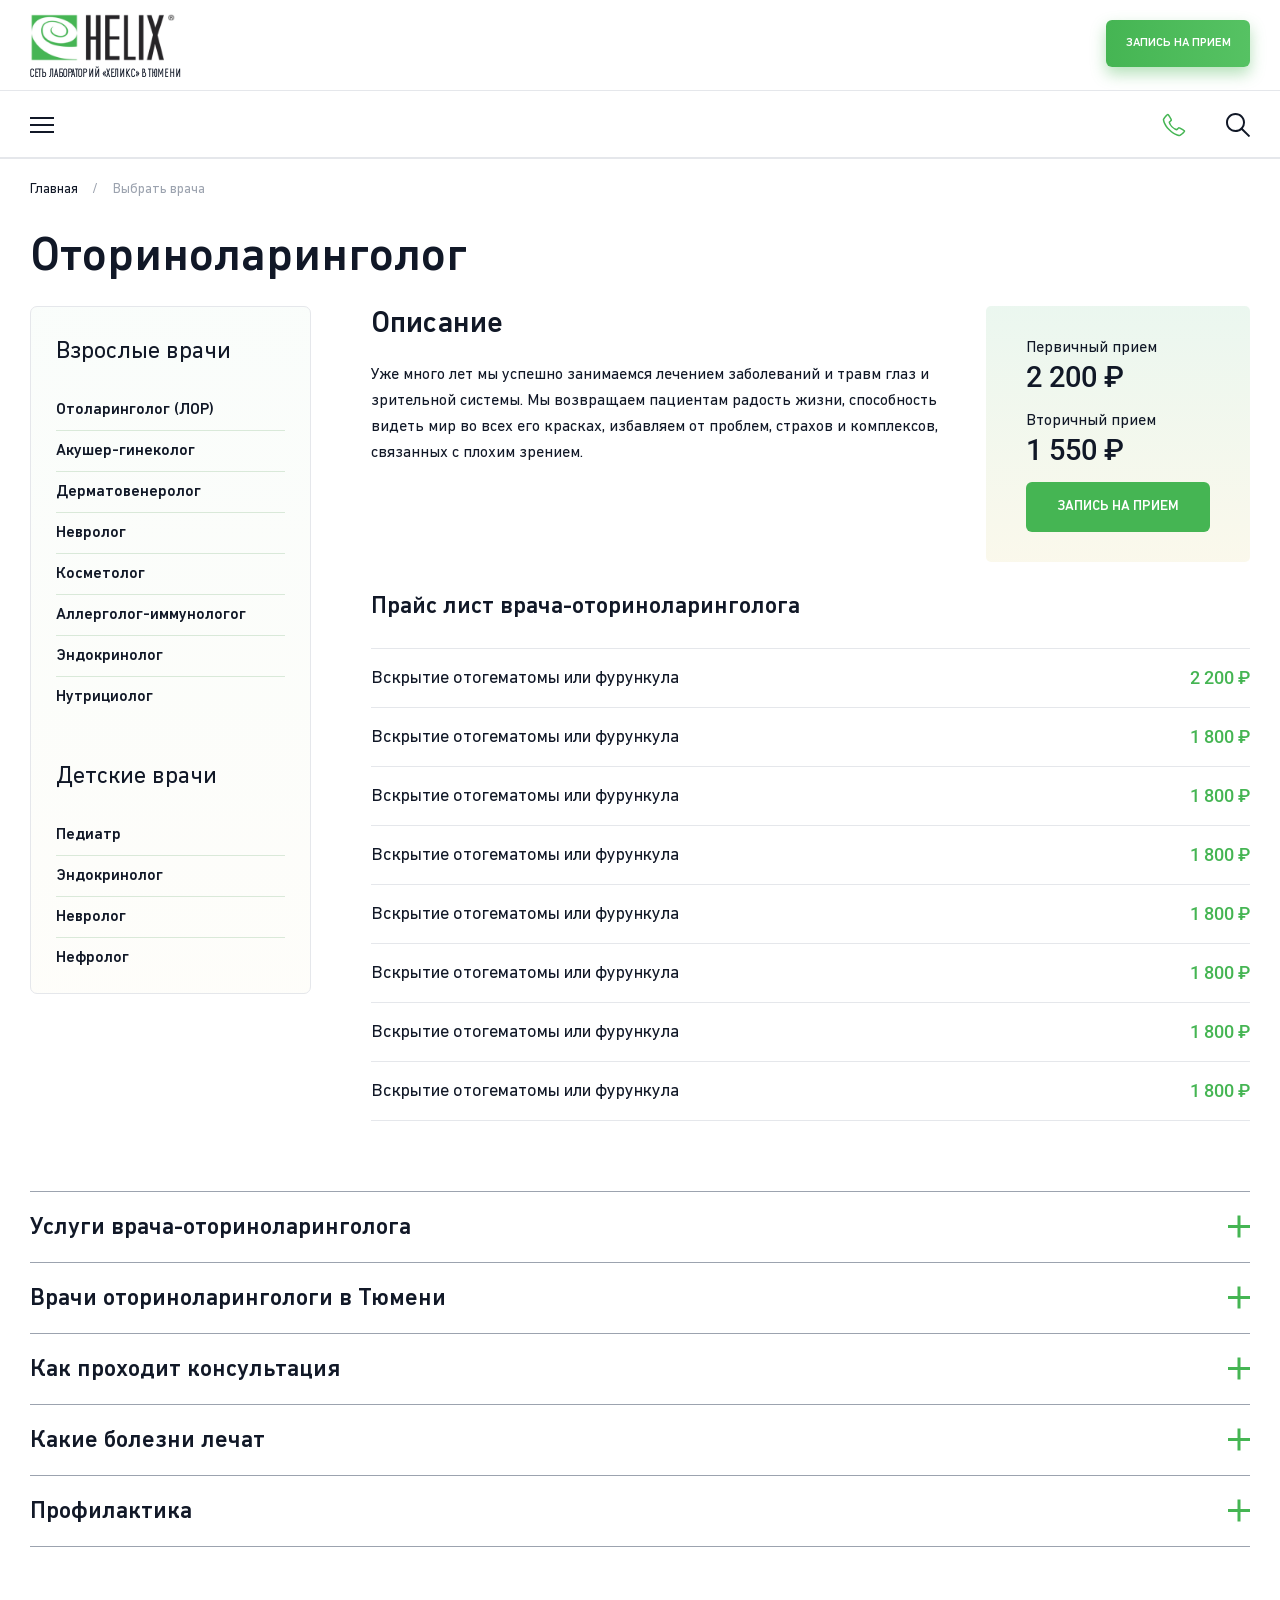
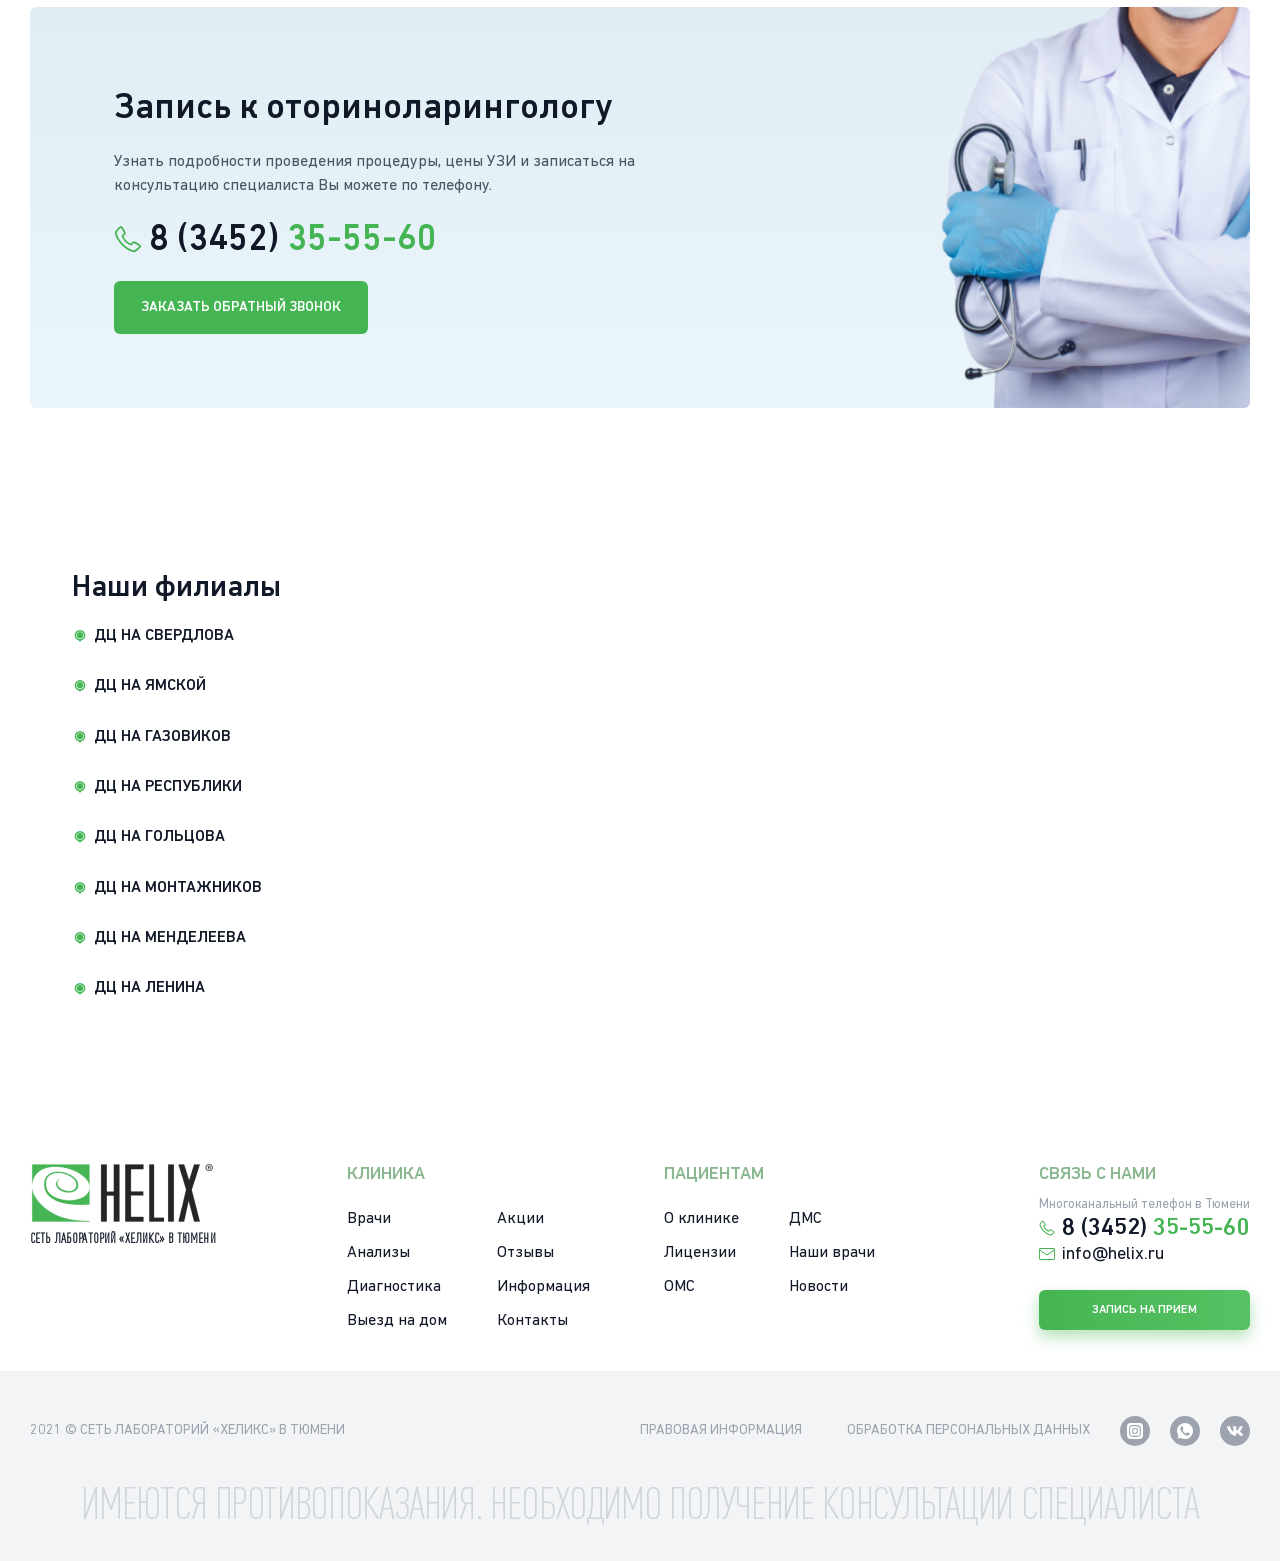
<file: doctor.html>
<!DOCTYPE html>
<html lang="ru">

<head>
    <title>HELIX</title>
    <link rel="icon" href="./img/favicon.ico">
    <meta charset="UTF-8">
    <meta name="viewport" content="width=device-width, initial-scale=1, user-scalable=no">
    <meta name="description" content="Сеть лабораторий 'Хеликс' в Тюмени">
    <meta http-equiv="X-UA-Compatible" content="IE=edge">
    <link rel="preconnect" href="https://fonts.googleapis.com">
    <link rel="preconnect" href="https://fonts.gstatic.com" crossorigin>
    <link
        href="https://fonts.googleapis.com/css2?family=Roboto:ital,wght@0,100;0,300;0,400;0,500;0,700;0,900;1,100;1,300;1,400;1,500;1,700;1,900&display=swap"
        rel="stylesheet">
    <link rel="stylesheet" href="https://unpkg.com/swiper/swiper-bundle.min.css" />
    <link rel="stylesheet" href="css/style.css">
    <script src="https://api-maps.yandex.ru/2.1/?apikey=32934b60-7668-4b0e-b423-d1d9d7bd789d&lang=ru_RU"
        type="text/javascript"></script>
</head>

<body>
    <!-- Главная -->
    <div class="page">
        <!-- Шапка -->
        <header class="header">
    <div class="page__container">
        <div class="header__container">

            <!-- Логотип -->
            <a href="/" class="logo">
                <img src="./img/logo.png" alt="Logo">
                <p>Сеть лабораторий «Хеликс» В ТЮМЕНИ</p>
            </a>

            <!-- Верхнее подменю -->
            <nav class="header__submenu">
                <ul class="header__submenu-list">
                    <li class="header__submenu-item"><a href="#" class="header__submenu-link">О клинике</a>
                    </li>
                    <li class="header__submenu-item"><a href="#" class="header__submenu-link">Лицензии</a>
                    </li>
                    <li class="header__submenu-item"><a href="#" class="header__submenu-link">ОМС</a></li>
                    <li class="header__submenu-item"><a href="#" class="header__submenu-link">Наши врачи</a>
                    </li>
                    <li class="header__submenu-item"><a href="#" class="header__submenu-link">Отзывы</a>
                    </li>
                    <li class="header__submenu-item"><a href="#" class="header__submenu-link">Выезд на
                            дом</a>
                    </li>
                </ul>
            </nav>

            <!-- Слабовидящим -->
            <a class="header__eye">

                <svg class="header__eye-icon">
                    <use href="./img/icons/icons.svg#eye"></use>
                </svg>
                <p>Слабовидящим</p>
            </a>

            <!-- Поиск -->
            <form class="header__search">
                <div class="header__search-close">
                    <span></span><span></span>
                </div>
                <div class="header__search-row">
                    <button class="header__search-submit-mobile">
                        <svg>
                            <use href="./img/icons/icons.svg#search"></use>
                        </svg>
                    </button>
                    <svg class="header__search-only-icon">
                        <use href="./img/icons/icons.svg#search"></use>
                    </svg>
                    <input type="text" class="header__search-input" placeholder="Поиск нужного исследования, врача"
                        minlength="1" name="search" autocomplete="off" />
                </div>
                <button class="header__search-btn">Найти</button>
            </form>

            <!-- Контакты в шапке -->
            <div class="header__contacts">
                <a href="tel:+73452355560" class="phone">
                    <svg>
                        <use href="./img/icons/icons.svg#phone"></use>
                    </svg>
                    <p>8 (3452) <span>35-55-60</span></p>
                </a>
                <a href="#map" class="header__contacts-map">8 центров в Тюмени</a>
            </div>

            <!-- Кнопка -->
            <button data-pointer="signup" class="btn btn_main">Запись на прием</button>

            <!-- Верхнее меню -->
            <nav class="menu">
                <div class="header__burger">
                    <span></span><span></span><span></span>
                </div>
                <ul class="menu__list">
                    <li class="menu__item menu__item-dropdown">
                        <a href="./choose-doctors.html" class="menu__link">Выбрать врача</a>
                        <div class="menu__expand">
                            <div class="menu__expand-layout">
                                <ul class="menu__dropdown">
                                    <li class="menu__dropdown-item"><span
                                            class="menu__dropdown-link menu__dropdown-link_none">Взрослые врачи</span>
                                    </li>
                                    <li class="menu__dropdown-item"><a href="./doctor.html"
                                            class="menu__dropdown-link">Отоларинголог (ЛОР)</a></li>
                                    <li class="menu__dropdown-item"><a href="#"
                                            class="menu__dropdown-link">Дерматовенеролог</a></li>
                                    <li class="menu__dropdown-item"><a href="#" class="menu__dropdown-link">Невролог</a>
                                    </li>
                                    <li class="menu__dropdown-item"><a href="#"
                                            class="menu__dropdown-link">Косметолог</a></li>
                                    <li class="menu__dropdown-item"><a href="#"
                                            class="menu__dropdown-link">Аллерголог-иммунологог</a></li>
                                    <li class="menu__dropdown-item"><a href="#"
                                            class="menu__dropdown-link">Эндокринолог</a></li>
                                    <li class="menu__dropdown-item"><a href="#"
                                            class="menu__dropdown-link">Нутрициолог</a></li>
                                </ul>
                                <ul class="menu__dropdown">
                                    <li class="menu__dropdown-item"><span
                                            class="menu__dropdown-link menu__dropdown-link_none">Детские врачи</span>
                                    </li>
                                    <li class="menu__dropdown-item"><a href="#" class="menu__dropdown-link">Педиатр</a>
                                    </li>
                                    <li class="menu__dropdown-item"><a href="#"
                                            class="menu__dropdown-link">Эндокринолог</a></li>
                                    <li class="menu__dropdown-item"><a href="#" class="menu__dropdown-link">Невролог</a>
                                    </li>
                                    <li class="menu__dropdown-item"><a href="#" class="menu__dropdown-link">Нефролог</a>
                                    </li>
                                </ul>
                            </div>
                        </div>
                    </li>
                    <li class="menu__item"><a href="./uslugi.html" class="menu__link">УЗИ</a></li>
                    <li class="menu__item"><a href="#" class="menu__link">ЭКГ</a></li>
                    <li class="menu__item"><a href="#" class="menu__link">Процедурный кабинет</a></li>
                    <li class="menu__item menu__item-dropdown">
                        <a href="#" class="menu__link">Диагностика</a>
                        <div class="menu__expand">
                            <div class="menu__expand-layout">
                                <ul class="menu__dropdown">
                                    <li class="menu__dropdown-item"><a href="#" class="menu__dropdown-link">Какой-то
                                            пункт</a></li>
                                    <li class="menu__dropdown-item"><a href="#" class="menu__dropdown-link">Какой-то
                                            пункт</a></li>
                                    <li class="menu__dropdown-item"><a href="#" class="menu__dropdown-link">Какой-то
                                            пункт</a></li>
                                    <li class="menu__dropdown-item"><a href="#" class="menu__dropdown-link">Какой-то
                                            пункт</a></li>
                                </ul>
                            </div>
                        </div>
                    </li>
                    <li class="menu__item"><a href="#" class="menu__link">Анализы</a></li>
                    <li class="menu__item"><a href="#" class="menu__link">Акции</a></li>
                    <li class="menu__item menu__item-dropdown">
                        <a href="#" class="menu__link">Пациентам</a>
                        <div class="menu__expand">
                            <div class="menu__expand-layout">
                                <ul class="menu__dropdown">
                                    <li class="menu__dropdown-item"><a href="#" class="menu__dropdown-link">Какой-то
                                            пункт</a></li>
                                    <li class="menu__dropdown-item"><a href="#" class="menu__dropdown-link">Какой-то
                                            пункт</a></li>
                                    <li class="menu__dropdown-item"><a href="#" class="menu__dropdown-link">Какой-то
                                            пункт</a></li>
                                    <li class="menu__dropdown-item"><a href="#" class="menu__dropdown-link">Какой-то
                                            пункт</a></li>
                                </ul>
                            </div>
                        </div>
                    </li>
                    <li class="menu__item"><a href="#" class="menu__link">Контакты</a></li>
                    <li class="menu__item">
                        <a href="#" class="menu__link menu__link_covid">
                            <svg>
                                <use href="./img/icons/icons.svg#virus"></use>
                            </svg>
                            <span>Covid-19</span>
                        </a>
                    </li>
                </ul>
            </nav>
        </div>
    </div>

</header>
        <!-- Хлебные крошки -->
        <div class="breadcrumbs">
    <div class="page__container">
        <ul class="breadcrumbs__list">
            <li class="breadcrumbs__item">
                <a href="./index.html" class="breadcrumbs__link">Главная</a>
            </li>
            <li class="breadcrumbs__item">
                <span class="breadcrumbs__current">Выбрать врача</span>
            </li>
        </ul>
    </div>
</div>

        <main class="main">
            <!-- Заголовок страницы -->
            <div class="page__container">
                <h1 class="page__title">Оториноларинголог</h1>
            </div>
            <!-- WORKAREA -->

            <div class="doctor">
    <div class="page__container ">
        <div class="doctor__container">
            <nav class="left-menu left-menu_selected">
                <p class="left-menu__title">Все врачи</p>
                <ul class="left-menu__list">
                    <li class="left-menu__item">
                        <p class="left-menu__link title">Взрослые врачи</p>
                    </li>
                    <li class="left-menu__item">
                        <a href="#" class="left-menu__link">Отоларинголог (ЛОР)</a>
                    </li>
                    <li class="left-menu__item">
                        <a href="#" class="left-menu__link">Акушер-гинеколог</a>
                    </li>
                    <li class="left-menu__item">
                        <a href="#" class="left-menu__link">Дерматовенеролог</a>
                    </li>
                    <li class="left-menu__item">
                        <a href="#" class="left-menu__link">Невролог</a>
                    </li>
                    <li class="left-menu__item">
                        <a href="#" class="left-menu__link">Косметолог</a>
                    </li>
                    <li class="left-menu__item">
                        <a href="#" class="left-menu__link">Аллерголог-иммунологог</a>
                    </li>
                    <li class="left-menu__item">
                        <a href="#" class="left-menu__link">Эндокринолог</a>
                    </li>
                    <li class="left-menu__item">
                        <a href="#" class="left-menu__link">Нутрициолог</a>
                    </li>
                </ul>
                <ul class="left-menu__list">
                    <li class="left-menu__item">
                        <p class="left-menu__link title">Детские врачи</p>
                    </li>
                    <li class="left-menu__item">
                        <a href="#" class="left-menu__link">Педиатр</a>
                    </li>
                    <li class="left-menu__item">
                        <a href="#" class="left-menu__link">Эндокринолог</a>
                    </li>
                    <li class="left-menu__item">
                        <a href="#" class="left-menu__link">Невролог</a>
                    </li>
                    <li class="left-menu__item">
                        <a href="#" class="left-menu__link">Нефролог</a>
                    </li>
                </ul>
            </nav>
            <div class="doctor__description">
                <div class="content">
                    <h3>Описание</h3>
                    <p>Уже много лет мы успешно занимаемся лечением заболеваний и травм глаз и зрительной системы. Мы
                        возвращаем пациентам радость жизни, способность видеть мир во всех его красках, избавляем от
                        проблем, страхов и комплексов, связанных с плохим зрением.</p>
                </div>
                <div class="price-block light-green-block">
                    <p>Первичный прием</p>
                    <p class="price"><span>2 200 ₽</span></p>
                    <p>Вторичный прием</p>
                    <p class="price"><span>1 550 ₽</span></p>
                    <button class="btn">Запись на прием</button>
                </div>
                <table class="price-list">
                    <thead>
                        <tr>
                            <th colspan="2">Прайс лист врача-оториноларинголога</th>
                        </tr>
                    </thead>
                    <tbody>
                        <tr>
                            <td>Вскрытие отогематомы или фурункула</td>
                            <td>2 200 ₽</td>
                        </tr>
                        <tr>
                            <td>Вскрытие отогематомы или фурункула</td>
                            <td>1 800 ₽</td>
                        </tr>
                        <tr>
                            <td>Вскрытие отогематомы или фурункула</td>
                            <td>1 800 ₽</td>
                        </tr>
                        <tr>
                            <td>Вскрытие отогематомы или фурункула</td>
                            <td>1 800 ₽</td>
                        </tr>
                        <tr>
                            <td>Вскрытие отогематомы или фурункула</td>
                            <td>1 800 ₽</td>
                        </tr>
                        <tr>
                            <td>Вскрытие отогематомы или фурункула</td>
                            <td>1 800 ₽</td>
                        </tr>
                        <tr>
                            <td>Вскрытие отогематомы или фурункула</td>
                            <td>1 800 ₽</td>
                        </tr>
                        <tr>
                            <td>Вскрытие отогематомы или фурункула</td>
                            <td>1 800 ₽</td>
                        </tr>
                    </tbody>
                </table>
            </div>
        </div>
        <div class="spoiler">
            <ul class="spoiler__list">
                <li class="spoiler__item">
                    <div class="spoiler__top">
                        <h3 class="spoiler__title">Услуги врача-оториноларинголога</h3>
                        <div class="spoiler__switch">
                            <span></span>
                            <span></span>
                        </div>
                    </div>
                    <div class="spoiler__bottom with-img">
                        <div class="content">
                            <ul class="two-columns">
                                <li>Хирургическое лечение храпа</li>
                                <li>Удаление полипов носа</li>
                                <li>Тонзиллэктомия</li>
                                <li>Септопластика</li>
                                <li>Гайморотомия</li>
                                <li>Вазотомия</li>
                                <li>Аденотомия</li>
                                <li>Хирургическое лечение храпа</li>
                                <li>Удаление полипов носа</li>
                                <li>Тонзиллэктомия</li>
                                <li>Септопластика</li>
                                <li>Гайморотомия</li>
                                <li>Вазотомия</li>
                                <li>Аденотомия</li>
                            </ul>
                            <p>В клиниках МЕДСИ в Москве вы можете записаться на прием к врачу-офтальмологу. Специалисты
                                занимаются профилактикой, диагностикой и лечением широкого перечня патологий органов
                                зрения. Врачи обеспечивают выявление даже скрытых заболеваний. Делать это позволяет
                                современное оборудование экспертного класса. Для лечения применяются эффективные
                                препараты и технологии. При необходимости пациентам подбираются средства для коррекции
                                зрения (очки или мягкие контактные линзы).</p>
                        </div>
                        <img class="spoiler__img" src="./img/spoiler.png" alt="#">
                    </div>
                </li>
                <li class="spoiler__item doctors-spoiler">

                    <div class="spoiler__top">
                        <h3 class="spoiler__title">Врачи оториноларингологи в Тюмени</h3>
                        <div class="spoiler__switch">
                            <span></span>
                            <span></span>
                        </div>
                    </div>

                    <div class="spoiler__bottom ">
                        <ul class="doctors__list">
                            <li class="doctors__item">
                                <img class="doctors__photo" src="./img/doctor.png" alt="#">
                                <div class="doctors__description">
                                    <p class="doctors__post">Врач хирург</p>
                                    <a href="./current-doctor.html">
                                        <h3 class="doctors__name">Петров Иван Иванович</h3>
                                    </a>
                                    <p class="doctors__experience">Стаж работы 10 лет</p>
                                    <ul class="list doctors__lists">
                                        <li class="list-item">
                                            <a href="#">
                                                <svg class="ellipse-icon">
                                                    <use href="./img/icons/icons.svg#ellipse-full"></use>
                                                </svg>
                                                <span class="list-text">ДЦ на Ямской</span>
                                            </a>
                                        </li>
                                        <li class="list-item">
                                            <a href="#">
                                                <svg class="ellipse-icon">
                                                    <use href="./img/icons/icons.svg#ellipse-full"></use>
                                                </svg>
                                                <span class="list-text">ДЦ на Гольцова</span>
                                            </a>
                                        </li>
                                    </ul>
                                    <button class="btn btn_white">Записаться</button>
                                </div>
                            </li>
                            <li class="doctors__item">
                                <img class="doctors__photo" src="./img/doctor.png" alt="#">
                                <div class="doctors__description">
                                    <p class="doctors__post">Врач хирург</p>
                                    <a href="#">
                                        <h3 class="doctors__name">Петров Иван Иванович</h3>
                                    </a>
                                    <p class="doctors__experience">Стаж работы 10 лет</p>
                                    <ul class="list doctors__lists">
                                        <li class="list-item">
                                            <a href="#">
                                                <svg class="ellipse-icon">
                                                    <use href="./img/icons/icons.svg#ellipse-full"></use>
                                                </svg>
                                                <span class="list-text">ДЦ на Ямской</span>
                                            </a>
                                        </li>
                                        <li class="list-item">
                                            <a href="#">
                                                <svg class="ellipse-icon">
                                                    <use href="./img/icons/icons.svg#ellipse-full"></use>
                                                </svg>
                                                <span class="list-text">ДЦ на Гольцова</span>
                                            </a>
                                        </li>
                                    </ul>
                                    <button class="btn btn_white">Записаться</button>
                                </div>
                            </li>
                        </ul>
                    </div>

                </li>
                <li class="spoiler__item">

                    <div class="spoiler__top">
                        <h3 class="spoiler__title">Как проходит консультация</h3>
                        <div class="spoiler__switch">
                            <span></span>
                            <span></span>
                        </div>
                    </div>

                    <div class="spoiler__bottom">
                        <div class="content">
                            <p>Lorem ipsum dolor sit amet consectetur adipisicing elit. Delectus ipsa dolor voluptatum
                                veniam officiis nobis natus a itaque minus, quasi nulla animi iusto incidunt, dolores
                                eligendi consectetur accusantium velit tempore.</p>
                            <p>Lorem ipsum dolor sit amet consectetur adipisicing elit. Asperiores voluptatum ab vero ut
                                ea dolor neque sit ex minus, perspiciatis velit earum est autem voluptatem, alias veniam
                                officiis maxime natus.</p>
                        </div>
                    </div>
                </li>
                <li class="spoiler__item">

                    <div class="spoiler__top">
                        <h3 class="spoiler__title">Какие болезни лечат</h3>
                        <div class="spoiler__switch">
                            <span></span>
                            <span></span>
                        </div>
                    </div>

                    <div class="spoiler__bottom">
                        <div class="content">
                            <p>Lorem ipsum dolor sit amet consectetur adipisicing elit. Delectus ipsa dolor voluptatum
                                veniam officiis nobis natus a itaque minus, quasi nulla animi iusto incidunt, dolores
                                eligendi consectetur accusantium velit tempore.</p>
                            <p>Lorem ipsum dolor sit amet consectetur adipisicing elit. Asperiores voluptatum ab vero ut
                                ea dolor neque sit ex minus, perspiciatis velit earum est autem voluptatem, alias veniam
                                officiis maxime natus.</p>
                            <p>Lorem ipsum dolor sit amet consectetur adipisicing elit. Asperiores voluptatum ab vero ut
                                ea dolor neque sit ex minus, perspiciatis velit earum est autem voluptatem, alias veniam
                                officiis maxime natus.</p>
                        </div>
                    </div>
                </li>
                <li class="spoiler__item">

                    <div class="spoiler__top">
                        <h3 class="spoiler__title">Профилактика</h3>
                        <div class="spoiler__switch">
                            <span></span>
                            <span></span>
                        </div>
                    </div>

                    <div class="spoiler__bottom">
                        <div class="content">
                            <p>Lorem ipsum dolor sit amet consectetur adipisicing elit. Delectus ipsa dolor voluptatum
                                veniam officiis nobis natus a itaque minus, quasi nulla animi iusto incidunt, dolores
                                eligendi consectetur accusantium velit tempore.</p>
                            <p>Lorem ipsum dolor sit amet consectetur adipisicing elit. Asperiores voluptatum ab vero ut
                                ea dolor neque sit ex minus, perspiciatis velit earum est autem voluptatem, alias veniam
                                officiis maxime natus.</p>
                            <p>Lorem ipsum dolor sit amet consectetur adipisicing elit. Delectus ipsa dolor voluptatum
                                veniam officiis nobis natus a itaque minus, quasi nulla animi iusto incidunt, dolores
                                eligendi consectetur accusantium velit tempore.</p>
                            <p>Lorem ipsum dolor sit amet consectetur adipisicing elit. Asperiores voluptatum ab vero ut
                                ea dolor neque sit ex minus, perspiciatis velit earum est autem voluptatem, alias veniam
                                officiis maxime natus.</p>
                            <p>Lorem ipsum dolor sit amet consectetur adipisicing elit. Asperiores voluptatum ab vero ut
                                ea dolor neque sit ex minus, perspiciatis velit earum est autem voluptatem, alias veniam
                                officiis maxime natus.</p>
                        </div>
                    </div>
                </li>
            </ul>
        </div>
        <section class="signup signup_doctor">
            <img class="signup__img" src="./img/doctor-signup.png" alt="signup">
            <h2>Запись к оториноларингологу</h2>
            <p>Узнать подробности проведения процедуры, цены УЗИ и записаться на консультацию специалиста Вы можете по телефону.</p>
            <a href="tel:+73452355560" class="phone">
                <svg>
                    <use href="./img/icons/icons.svg#phone"></use>
                </svg>
                <p>8 (3452) <span>35-55-60</span></p>
            </a>
            <button class="btn">Заказать обратный звонок</button>
        </section>
    </div>
</div>

        </main>
        <div id="map" class="maps">
    <div class="page__container maps__container">
        <div class="maps__absolute">
            <h2 class="maps__absolute-title">Наши филиалы</h2>
            <ul class="list">
                <li class="list-item">
                    <a data-map="1">
                        <svg class="ellipse-icon">
                            <use href="./img/icons/icons.svg#map-icon"></use>
                        </svg>
                        <span class="list-text">ДЦ на Свердлова</span>
                    </a>
                </li>
                <li class="list-item">
                    <a data-map="2">
                        <svg class="ellipse-icon">
                            <use href="./img/icons/icons.svg#map-icon"></use>
                        </svg>
                        <span class="list-text">ДЦ на Ямской</span>
                    </a>
                </li>
                <li class="list-item">
                    <a data-map="3">
                        <svg class="ellipse-icon">
                            <use href="./img/icons/icons.svg#map-icon"></use>
                        </svg>
                        <span class="list-text">ДЦ на Газовиков</span>
                    </a>
                </li>
                <li class="list-item">
                    <a data-map="4">
                        <svg class="ellipse-icon">
                            <use href="./img/icons/icons.svg#map-icon"></use>
                        </svg>
                        <span class="list-text">ДЦ на Республики</span>
                    </a>
                </li>
                <li class="list-item">
                    <a data-map="5">
                        <svg class="ellipse-icon">
                            <use href="./img/icons/icons.svg#map-icon"></use>
                        </svg>
                        <span class="list-text">ДЦ на Гольцова</span>
                    </a>
                </li>
                <li class="list-item">
                    <a data-map="6">
                        <svg class="ellipse-icon">
                            <use href="./img/icons/icons.svg#map-icon"></use>
                        </svg>
                        <span class="list-text">ДЦ на Монтажников</span>
                    </a>
                </li>
                <li class="list-item">
                    <a data-map="7">
                        <svg class="ellipse-icon">
                            <use href="./img/icons/icons.svg#map-icon"></use>
                        </svg>
                        <span class="list-text">ДЦ на Менделеева</span>
                    </a>
                </li>
                <li class="list-item">
                    <a data-map="8">
                        <svg class="ellipse-icon">
                            <use href="./img/icons/icons.svg#map-icon"></use>
                        </svg>
                        <!-- Университетская или Ленина? -->
                        <span class="list-text">ДЦ на Ленина</span>
                    </a>
                </li>
            </ul>
        </div>
    </div>

</div>
        <footer class="footer">
    <div class="footer__top">
        <div class="page__container footer__grid">
            <a href="/" class="logo">
                <img src="./img/logo.png" alt="Logo">
                <p>Сеть лабораторий «Хеликс» В ТЮМЕНИ</p>
            </a>
            <nav class="footer__menu">
                <p class="footer__grid-title">Клиника</p>
                <ul class="footer__menu-list">
                    <li><a href="#">Врачи</a></li>
                    <li><a href="#">Акции</a></li>
                    <li><a href="#">Анализы</a></li>
                    <li><a href="#">Отзывы</a></li>
                    <li><a href="#">Диагностика</a></li>
                    <li><a href="#">Информация</a></li>
                    <li><a href="#">Выезд на дом</a></li>
                    <li><a href="#">Контакты</a></li>
                </ul>
            </nav>
            <nav class="footer__menu">
                <p class="footer__grid-title">Пациентам</p>
                <ul class="footer__menu-list">
                    <li><a href="#">О клинике</a></li>
                    <li><a href="#">ДМС</a></li>
                    <li><a href="#">Лицензии</a></li>
                    <li><a href="#">Наши врачи</a></li>
                    <li><a href="#">ОМС</a></li>
                    <li><a href="#">Новости</a></li>
                </ul>
            </nav>
            <div class="footer__contacts">
                <p class="footer__grid-title">Связь с нами</p>
                <p class="footer__contacts-number">Многоканальный телефон в Тюмени </p>
                <a href="tel:+73452355560" class="phone">
                    <svg>
                        <use href="./img/icons/icons.svg#phone"></use>
                    </svg>
                    <p>8 (3452) <span>35-55-60</span></p>
                </a>
                <a href="mailto:info@helix.ru" class="email">
                    <svg>
                        <use href="./img/icons/icons.svg#email"></use>
                    </svg>
                    <p>info@helix.ru</p>
                </a>
                <button data-pointer="signup" class="btn btn_main">Запись на прием</button>
            </div>
        </div>
    </div>
    <div class="footer__bottom">
        <div class="page__container">
            <div class="footer__additionally">
                <p class="footer__copyright">2021 © Сеть лабораторий «Хеликс» В ТЮМЕНИ </p>
                <div class="footer__info">
                    <ul class="footer__info-list">
                        <li><a href="#">Правовая информация</a></li>
                        <li><a href="#">Обработка персональных данных</a></li>
                    </ul>
                    
                </div>
                <ul class="footer__social">
                    <!-- Instagram -->
                    <li>
                        <a target="_blank" href="#">
                            <svg>
                                <use href="./img/icons/icons.svg#instagram"></use>
                            </svg>
                        </a>
                    </li>
                    <!-- Whatsapp -->
                    <li>
                        <a target="_blank" href="#">
                            <svg>
                                <use href="./img/icons/icons.svg#whatsapp"></use>
                            </svg>
                        </a>
                    </li>
                    <!-- ВК -->
                    <li>
                        <a target="_blank" href="#">
                            <svg>
                                <use href="./img/icons/icons.svg#vk"></use>
                            </svg>
                        </a>
                    </li>
                </ul>
            </div>
            <p class="contraindications footer__contraindications">ИМЕЮТСЯ ПРОТИВОПОКАЗАНИЯ. НЕОБХОДИМО ПОЛУЧЕНИЕ
                КОНСУЛЬТАЦИИ СПЕЦИАЛИСТА
            </p>
        </div>
    </div>
</footer>
    </div>

    <div id="signup" class="popup">
        <div class="popup__container">
            <div class="popup__content">
                <form class="form">
                    <img src="./img/form-signup.png" alt="Записаться" class="form__img">
                    <h3 class="form__title">Записаться на прием</h3>
                    <ul class="form__rows">
                        <li class="form__row">
                            <input type="text" autocomplete="off" placeholder="Ваше имя" name="name" required
                                minlength="3" maxlength="20" class="form__input">
                        </li>
                        <li class="form__row">
                            <label for="phone" class="form__label">Телефон</label>
                            <input type="tel" autocomplete="off" required name="phone" id="phone"
                                placeholder="+7 900 550 50 50" class="form__input">
                        </li>
                    </ul>
                    <button class="btn">Записаться</button>
                    <p class="form__politics">Нажимая на кпопку «Записаться» вы соглашаетесь на <a href="#">политику
                            обработки данных</a></p>
                </form>
            </div>
            <button class="popup__close">&#10006;</button>
        </div>
    </div>

    <div id="photo" class="popup">
        <div class="popup__container">
            <div class="popup__content">
                <img src="./img/test1.png" alt="Image" class="popup__img">
            </div>
            <button class="popup__close">&#10006;</button>

        </div>
    </div>

    <script src="js/jquery-3.6.0.min.js"></script>
    <script src="js/jquery.maskedinput.min.js"></script>
    <script src="https://unpkg.com/swiper/swiper-bundle.min.js"></script>
    <script src="js/script.js"></script>
</body>

</html>
</file>
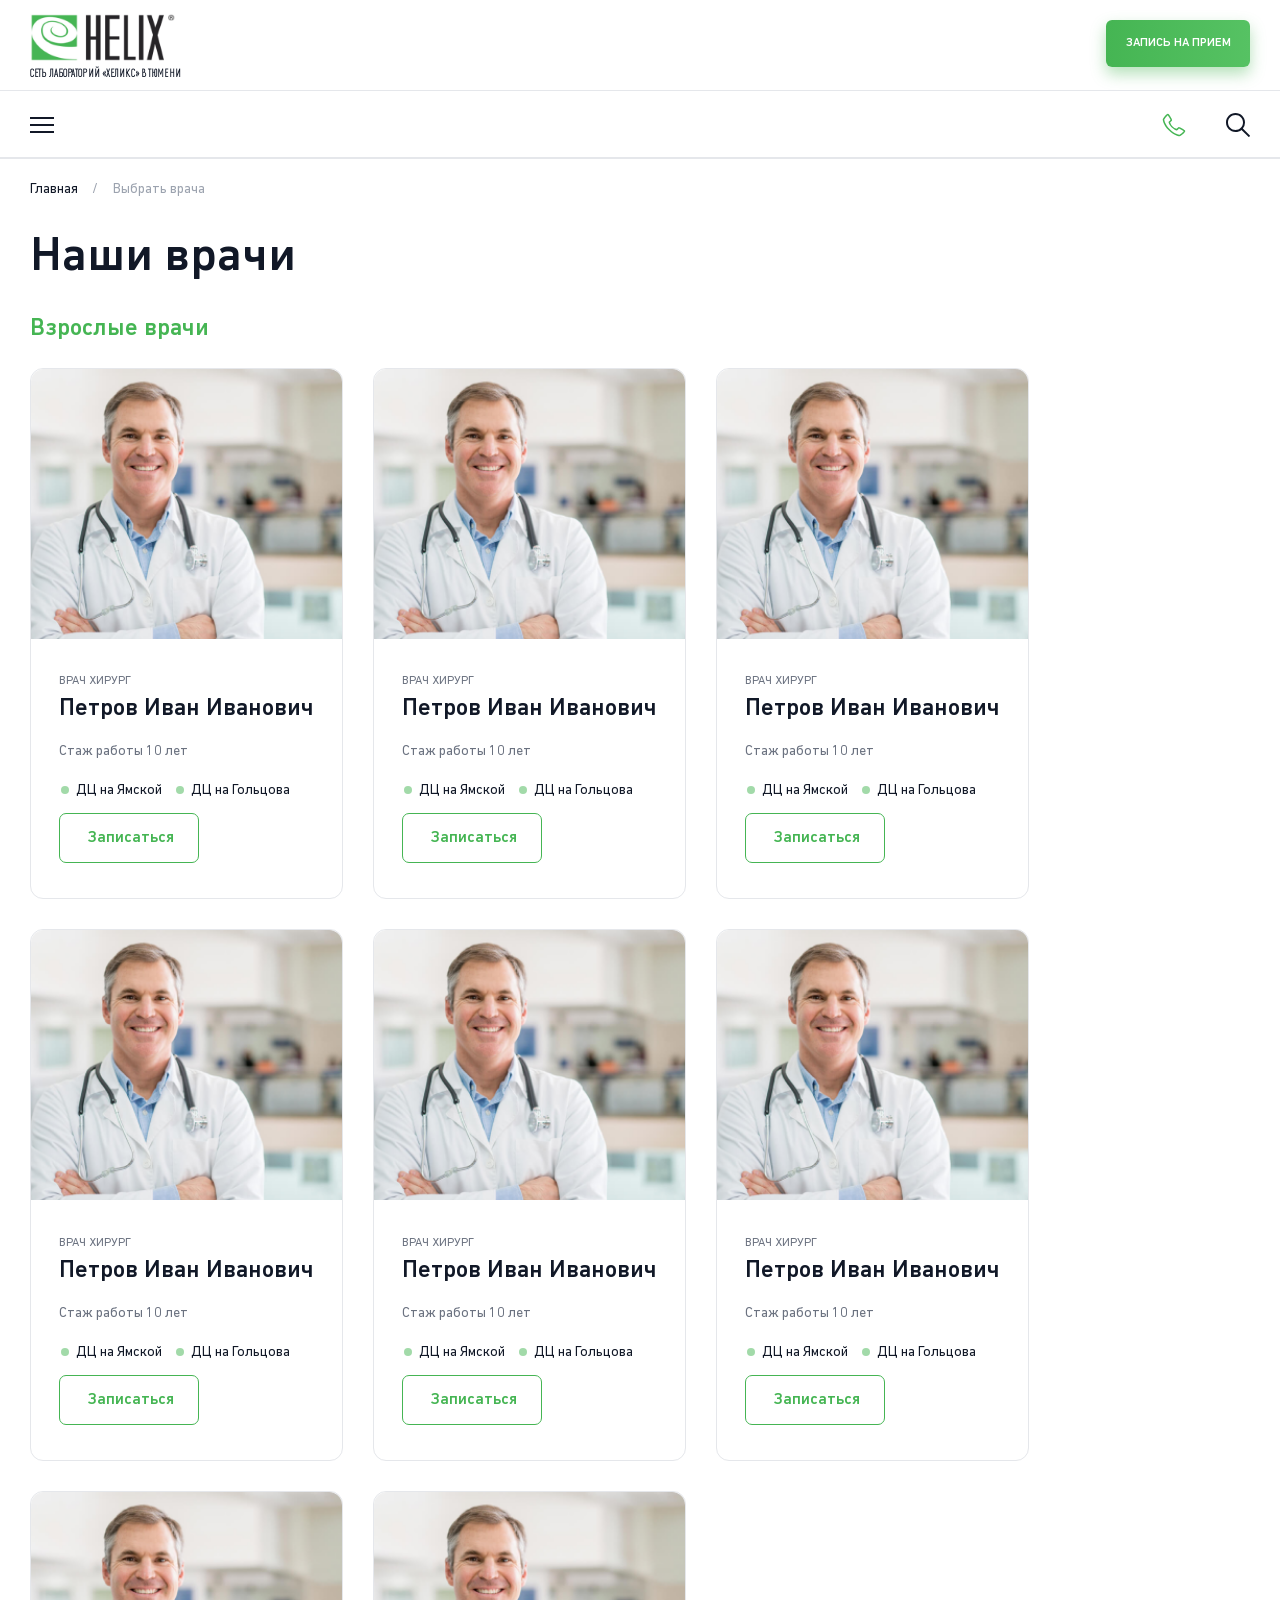
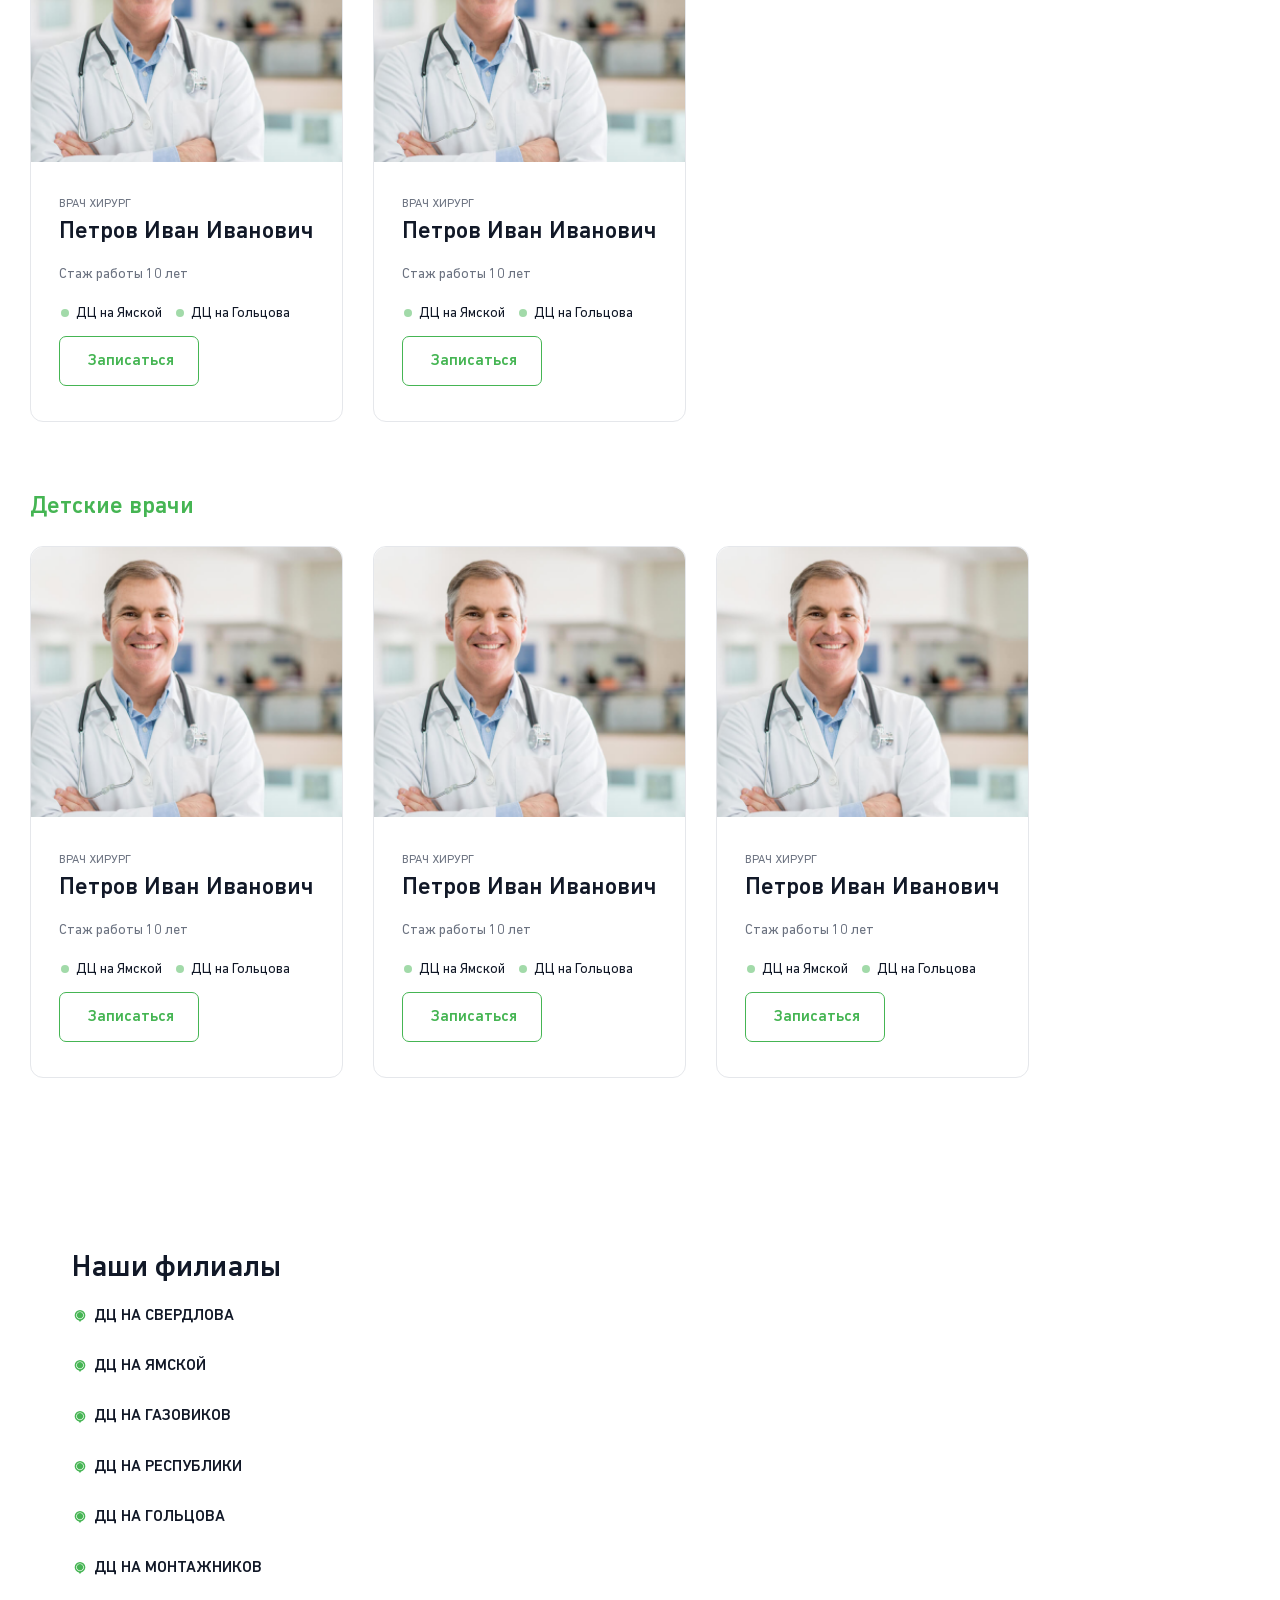
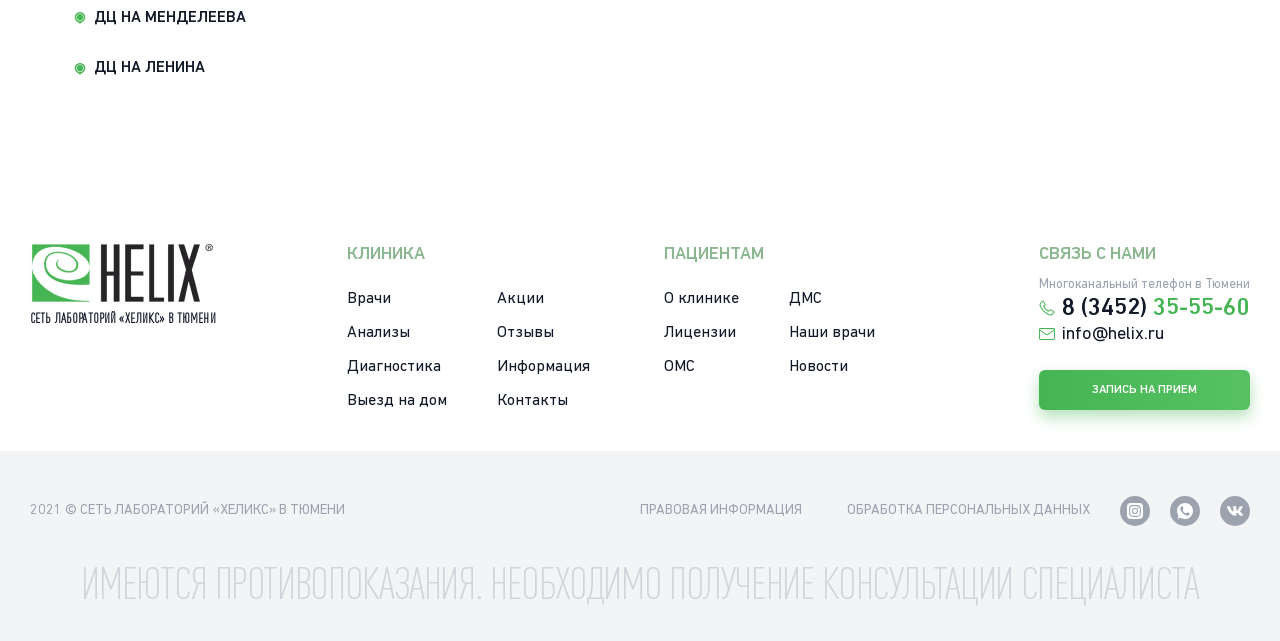
<file: doctors.html>
<!DOCTYPE html>
<html lang="ru">

<head>
    <title>HELIX</title>
    <link rel="icon" href="./img/favicon.ico">
    <meta charset="UTF-8">
    <meta name="viewport" content="width=device-width, initial-scale=1, user-scalable=no">
    <meta name="description" content="Сеть лабораторий 'Хеликс' в Тюмени">
    <meta http-equiv="X-UA-Compatible" content="IE=edge">
    <link rel="preconnect" href="https://fonts.googleapis.com">
    <link rel="preconnect" href="https://fonts.gstatic.com" crossorigin>
    <link
        href="https://fonts.googleapis.com/css2?family=Roboto:ital,wght@0,100;0,300;0,400;0,500;0,700;0,900;1,100;1,300;1,400;1,500;1,700;1,900&display=swap"
        rel="stylesheet">
    <link rel="stylesheet" href="https://unpkg.com/swiper/swiper-bundle.min.css" />
    <link rel="stylesheet" href="css/style.css">
    <script src="https://api-maps.yandex.ru/2.1/?apikey=32934b60-7668-4b0e-b423-d1d9d7bd789d&lang=ru_RU"
        type="text/javascript"></script>
</head>

<body>
    <!-- Главная -->
    <div class="page">
        <!-- Шапка -->
        <header class="header">
    <div class="page__container">
        <div class="header__container">

            <!-- Логотип -->
            <a href="/" class="logo">
                <img src="./img/logo.png" alt="Logo">
                <p>Сеть лабораторий «Хеликс» В ТЮМЕНИ</p>
            </a>

            <!-- Верхнее подменю -->
            <nav class="header__submenu">
                <ul class="header__submenu-list">
                    <li class="header__submenu-item"><a href="#" class="header__submenu-link">О клинике</a>
                    </li>
                    <li class="header__submenu-item"><a href="#" class="header__submenu-link">Лицензии</a>
                    </li>
                    <li class="header__submenu-item"><a href="#" class="header__submenu-link">ОМС</a></li>
                    <li class="header__submenu-item"><a href="#" class="header__submenu-link">Наши врачи</a>
                    </li>
                    <li class="header__submenu-item"><a href="#" class="header__submenu-link">Отзывы</a>
                    </li>
                    <li class="header__submenu-item"><a href="#" class="header__submenu-link">Выезд на
                            дом</a>
                    </li>
                </ul>
            </nav>

            <!-- Слабовидящим -->
            <a class="header__eye">

                <svg class="header__eye-icon">
                    <use href="./img/icons/icons.svg#eye"></use>
                </svg>
                <p>Слабовидящим</p>
            </a>

            <!-- Поиск -->
            <form class="header__search">
                <div class="header__search-close">
                    <span></span><span></span>
                </div>
                <div class="header__search-row">
                    <button class="header__search-submit-mobile">
                        <svg>
                            <use href="./img/icons/icons.svg#search"></use>
                        </svg>
                    </button>
                    <svg class="header__search-only-icon">
                        <use href="./img/icons/icons.svg#search"></use>
                    </svg>
                    <input type="text" class="header__search-input" placeholder="Поиск нужного исследования, врача"
                        minlength="1" name="search" autocomplete="off" />
                </div>
                <button class="header__search-btn">Найти</button>
            </form>

            <!-- Контакты в шапке -->
            <div class="header__contacts">
                <a href="tel:+73452355560" class="phone">
                    <svg>
                        <use href="./img/icons/icons.svg#phone"></use>
                    </svg>
                    <p>8 (3452) <span>35-55-60</span></p>
                </a>
                <a href="#map" class="header__contacts-map">8 центров в Тюмени</a>
            </div>

            <!-- Кнопка -->
            <button data-pointer="signup" class="btn btn_main">Запись на прием</button>

            <!-- Верхнее меню -->
            <nav class="menu">
                <div class="header__burger">
                    <span></span><span></span><span></span>
                </div>
                <ul class="menu__list">
                    <li class="menu__item menu__item-dropdown">
                        <a href="./choose-doctors.html" class="menu__link">Выбрать врача</a>
                        <div class="menu__expand">
                            <div class="menu__expand-layout">
                                <ul class="menu__dropdown">
                                    <li class="menu__dropdown-item"><span
                                            class="menu__dropdown-link menu__dropdown-link_none">Взрослые врачи</span>
                                    </li>
                                    <li class="menu__dropdown-item"><a href="./doctor.html"
                                            class="menu__dropdown-link">Отоларинголог (ЛОР)</a></li>
                                    <li class="menu__dropdown-item"><a href="#"
                                            class="menu__dropdown-link">Дерматовенеролог</a></li>
                                    <li class="menu__dropdown-item"><a href="#" class="menu__dropdown-link">Невролог</a>
                                    </li>
                                    <li class="menu__dropdown-item"><a href="#"
                                            class="menu__dropdown-link">Косметолог</a></li>
                                    <li class="menu__dropdown-item"><a href="#"
                                            class="menu__dropdown-link">Аллерголог-иммунологог</a></li>
                                    <li class="menu__dropdown-item"><a href="#"
                                            class="menu__dropdown-link">Эндокринолог</a></li>
                                    <li class="menu__dropdown-item"><a href="#"
                                            class="menu__dropdown-link">Нутрициолог</a></li>
                                </ul>
                                <ul class="menu__dropdown">
                                    <li class="menu__dropdown-item"><span
                                            class="menu__dropdown-link menu__dropdown-link_none">Детские врачи</span>
                                    </li>
                                    <li class="menu__dropdown-item"><a href="#" class="menu__dropdown-link">Педиатр</a>
                                    </li>
                                    <li class="menu__dropdown-item"><a href="#"
                                            class="menu__dropdown-link">Эндокринолог</a></li>
                                    <li class="menu__dropdown-item"><a href="#" class="menu__dropdown-link">Невролог</a>
                                    </li>
                                    <li class="menu__dropdown-item"><a href="#" class="menu__dropdown-link">Нефролог</a>
                                    </li>
                                </ul>
                            </div>
                        </div>
                    </li>
                    <li class="menu__item"><a href="./uslugi.html" class="menu__link">УЗИ</a></li>
                    <li class="menu__item"><a href="#" class="menu__link">ЭКГ</a></li>
                    <li class="menu__item"><a href="#" class="menu__link">Процедурный кабинет</a></li>
                    <li class="menu__item menu__item-dropdown">
                        <a href="#" class="menu__link">Диагностика</a>
                        <div class="menu__expand">
                            <div class="menu__expand-layout">
                                <ul class="menu__dropdown">
                                    <li class="menu__dropdown-item"><a href="#" class="menu__dropdown-link">Какой-то
                                            пункт</a></li>
                                    <li class="menu__dropdown-item"><a href="#" class="menu__dropdown-link">Какой-то
                                            пункт</a></li>
                                    <li class="menu__dropdown-item"><a href="#" class="menu__dropdown-link">Какой-то
                                            пункт</a></li>
                                    <li class="menu__dropdown-item"><a href="#" class="menu__dropdown-link">Какой-то
                                            пункт</a></li>
                                </ul>
                            </div>
                        </div>
                    </li>
                    <li class="menu__item"><a href="#" class="menu__link">Анализы</a></li>
                    <li class="menu__item"><a href="#" class="menu__link">Акции</a></li>
                    <li class="menu__item menu__item-dropdown">
                        <a href="#" class="menu__link">Пациентам</a>
                        <div class="menu__expand">
                            <div class="menu__expand-layout">
                                <ul class="menu__dropdown">
                                    <li class="menu__dropdown-item"><a href="#" class="menu__dropdown-link">Какой-то
                                            пункт</a></li>
                                    <li class="menu__dropdown-item"><a href="#" class="menu__dropdown-link">Какой-то
                                            пункт</a></li>
                                    <li class="menu__dropdown-item"><a href="#" class="menu__dropdown-link">Какой-то
                                            пункт</a></li>
                                    <li class="menu__dropdown-item"><a href="#" class="menu__dropdown-link">Какой-то
                                            пункт</a></li>
                                </ul>
                            </div>
                        </div>
                    </li>
                    <li class="menu__item"><a href="#" class="menu__link">Контакты</a></li>
                    <li class="menu__item">
                        <a href="#" class="menu__link menu__link_covid">
                            <svg>
                                <use href="./img/icons/icons.svg#virus"></use>
                            </svg>
                            <span>Covid-19</span>
                        </a>
                    </li>
                </ul>
            </nav>
        </div>
    </div>

</header>
        <!-- Хлебные крошки -->
        <div class="breadcrumbs">
    <div class="page__container">
        <ul class="breadcrumbs__list">
            <li class="breadcrumbs__item">
                <a href="./index.html" class="breadcrumbs__link">Главная</a>
            </li>
            <li class="breadcrumbs__item">
                <span class="breadcrumbs__current">Выбрать врача</span>
            </li>
        </ul>
    </div>
</div>

        <main class="main">
            <!-- Заголовок страницы -->
            <div class="page__container">
                <h1 class="page__title">Наши врачи</h1>
            </div>
            <!-- WORKAREA -->

            <!-- Наши врачи -->
            <section class="doctors">
                <div class="page__container">

                    <!-- Взрослые  -->
                    <div class="doctors__type">
                        <h3 class="doctors__type-title">Взрослые врачи</h3>
                        <ul class="doctors__list">
                            <li class="doctors__item">
                                <a href="#"><img class="doctors__photo" src="./img/doctor.png" alt="#"></a>
                                <div class="doctors__description">
                                    <p class="doctors__post">Врач хирург</p>
                                    <a href="#">
                                        <h3 class="doctors__name">Петров Иван Иванович</h3>
                                    </a>
                                    <p class="doctors__experience">Стаж работы 10 лет</p>
                                    <ul class="list doctors__lists">
                                        <li class="list-item">
                                            
                                                <svg class="ellipse-icon">
                                                    <use href="./img/icons/icons.svg#ellipse-full"></use>
                                                </svg>
                                                <span class="list-text">ДЦ на Ямской</span>
                                           
                                        </li>
                                        <li class="list-item">
                                         
                                                <svg class="ellipse-icon">
                                                    <use href="./img/icons/icons.svg#ellipse-full"></use>
                                                </svg>
                                                <span class="list-text">ДЦ на Гольцова</span>
                                          
                                        </li>
                                    </ul>
                                    <button class="btn btn_white">Записаться</button>
                                </div>
                            </li>
                            <li class="doctors__item">
                                <a href="#"><img class="doctors__photo" src="./img/doctor.png" alt="#"></a>
                                <div class="doctors__description">
                                    <p class="doctors__post">Врач хирург</p>
                                    <a href="./current-doctor.html">
                                        <h3 class="doctors__name">Петров Иван Иванович</h3>
                                    </a>
                                    <p class="doctors__experience">Стаж работы 10 лет</p>
                                    <ul class="list doctors__lists">
                                        <li class="list-item">
                                       
                                                <svg class="ellipse-icon">
                                                    <use href="./img/icons/icons.svg#ellipse-full"></use>
                                                </svg>
                                                <span class="list-text">ДЦ на Ямской</span>
                                         
                                        </li>
                                        <li class="list-item">
                                           
                                                <svg class="ellipse-icon">
                                                    <use href="./img/icons/icons.svg#ellipse-full"></use>
                                                </svg>
                                                <span class="list-text">ДЦ на Гольцова</span>
                                          
                                        </li>
                                    </ul>
                                    <button class="btn btn_white">Записаться</button>
                                </div>
                            </li>
                            <li class="doctors__item">
                                <a href="#"><img class="doctors__photo" src="./img/doctor.png" alt="#"></a>
                                <div class="doctors__description">
                                    <p class="doctors__post">Врач хирург</p>
                                    <a href="./current-doctor.html">
                                        <h3 class="doctors__name">Петров Иван Иванович</h3>
                                    </a>
                                    <p class="doctors__experience">Стаж работы 10 лет</p>
                                    <ul class="list doctors__lists">
                                        <li class="list-item">
                                            
                                                <svg class="ellipse-icon">
                                                    <use href="./img/icons/icons.svg#ellipse-full"></use>
                                                </svg>
                                                <span class="list-text">ДЦ на Ямской</span>
                                         
                                        </li>
                                        <li class="list-item">
                                         
                                                <svg class="ellipse-icon">
                                                    <use href="./img/icons/icons.svg#ellipse-full"></use>
                                                </svg>
                                                <span class="list-text">ДЦ на Гольцова</span>
                                         
                                        </li>
                                    </ul>
                                    <button class="btn btn_white">Записаться</button>
                                </div>
                            </li>
                            <li class="doctors__item">
                                <a href="#"><img class="doctors__photo" src="./img/doctor.png" alt="#"></a>
                                <div class="doctors__description">
                                    <p class="doctors__post">Врач хирург</p>
                                    <a href="#">
                                        <h3 class="doctors__name">Петров Иван Иванович</h3>
                                    </a>
                                    <p class="doctors__experience">Стаж работы 10 лет</p>
                                    <ul class="list doctors__lists">
                                        <li class="list-item">
                                        
                                                <svg class="ellipse-icon">
                                                    <use href="./img/icons/icons.svg#ellipse-full"></use>
                                                </svg>
                                                <span class="list-text">ДЦ на Ямской</span>
                                          
                                        </li>
                                        <li class="list-item">
                                           
                                                <svg class="ellipse-icon">
                                                    <use href="./img/icons/icons.svg#ellipse-full"></use>
                                                </svg>
                                                <span class="list-text">ДЦ на Гольцова</span>
                                           
                                        </li>
                                    </ul>
                                    <button class="btn btn_white">Записаться</button>
                                </div>
                            </li>
                            <li class="doctors__item">
                                <a href="#"><img class="doctors__photo" src="./img/doctor.png" alt="#"></a>
                                <div class="doctors__description">
                                    <p class="doctors__post">Врач хирург</p>
                                    <a href="#">
                                        <h3 class="doctors__name">Петров Иван Иванович</h3>
                                    </a>
                                    <p class="doctors__experience">Стаж работы 10 лет</p>
                                    <ul class="list doctors__lists">
                                        <li class="list-item">
                                            
                                                <svg class="ellipse-icon">
                                                    <use href="./img/icons/icons.svg#ellipse-full"></use>
                                                </svg>
                                                <span class="list-text">ДЦ на Ямской</span>
                                           
                                        </li>
                                        <li class="list-item">
                                          
                                                <svg class="ellipse-icon">
                                                    <use href="./img/icons/icons.svg#ellipse-full"></use>
                                                </svg>
                                                <span class="list-text">ДЦ на Гольцова</span>
                                           
                                        </li>
                                    </ul>
                                    <button class="btn btn_white">Записаться</button>
                                </div>
                            </li>
                            <li class="doctors__item">
                                <a href="#"><img class="doctors__photo" src="./img/doctor.png" alt="#"></a>
                                <div class="doctors__description">
                                    <p class="doctors__post">Врач хирург</p>
                                    <a href="./current-doctor.html">
                                        <h3 class="doctors__name">Петров Иван Иванович</h3>
                                    </a>
                                    <p class="doctors__experience">Стаж работы 10 лет</p>
                                    <ul class="list doctors__lists">
                                        <li class="list-item">
                                          
                                                <svg class="ellipse-icon">
                                                    <use href="./img/icons/icons.svg#ellipse-full"></use>
                                                </svg>
                                                <span class="list-text">ДЦ на Ямской</span>
                                           
                                        </li>
                                        <li class="list-item">
                                            
                                                <svg class="ellipse-icon">
                                                    <use href="./img/icons/icons.svg#ellipse-full"></use>
                                                </svg>
                                                <span class="list-text">ДЦ на Гольцова</span>
                                           
                                        </li>
                                    </ul>
                                    <button class="btn btn_white">Записаться</button>
                                </div>
                            </li>
                            <li class="doctors__item">
                                <a href="#"><img class="doctors__photo" src="./img/doctor.png" alt="#"></a>
                                <div class="doctors__description">
                                    <p class="doctors__post">Врач хирург</p>
                                    <a href="./current-doctor.html">
                                        <h3 class="doctors__name">Петров Иван Иванович</h3>
                                    </a>
                                    <p class="doctors__experience">Стаж работы 10 лет</p>
                                    <ul class="list doctors__lists">
                                        <li class="list-item">
                                            
                                                <svg class="ellipse-icon">
                                                    <use href="./img/icons/icons.svg#ellipse-full"></use>
                                                </svg>
                                                <span class="list-text">ДЦ на Ямской</span>
                                           
                                        </li>
                                        <li class="list-item">
                                            
                                                <svg class="ellipse-icon">
                                                    <use href="./img/icons/icons.svg#ellipse-full"></use>
                                                </svg>
                                                <span class="list-text">ДЦ на Гольцова</span>
                                            
                                        </li>
                                    </ul>
                                    <button class="btn btn_white">Записаться</button>
                                </div>
                            </li>
                            <li class="doctors__item">
                                <a href="#"><img class="doctors__photo" src="./img/doctor.png" alt="#"></a>
                                <div class="doctors__description">
                                    <p class="doctors__post">Врач хирург</p>
                                    <a href="#">
                                        <h3 class="doctors__name">Петров Иван Иванович</h3>
                                    </a>
                                    <p class="doctors__experience">Стаж работы 10 лет</p>
                                    <ul class="list doctors__lists">
                                        <li class="list-item">
                                           
                                                <svg class="ellipse-icon">
                                                    <use href="./img/icons/icons.svg#ellipse-full"></use>
                                                </svg>
                                                <span class="list-text">ДЦ на Ямской</span>
                                           
                                        </li>
                                        <li class="list-item">
                                           
                                                <svg class="ellipse-icon">
                                                    <use href="./img/icons/icons.svg#ellipse-full"></use>
                                                </svg>
                                                <span class="list-text">ДЦ на Гольцова</span>
                                            
                                        </li>
                                    </ul>
                                    <button class="btn btn_white">Записаться</button>
                                </div>
                            </li>
                        </ul>
                    </div>

                    <!-- Детские -->
                    <div class="doctors__type">
                        <h3 class="doctors__type-title">Детские врачи</h3>
                        <ul class="doctors__list">
                            <li class="doctors__item">
                                <a href="#"><img class="doctors__photo" src="./img/doctor.png" alt="#"></a>
                                <div class="doctors__description">
                                    <p class="doctors__post">Врач хирург</p>
                                    <a href="./current-doctor.html">
                                        <h3 class="doctors__name">Петров Иван Иванович</h3>
                                    </a>
                                    <p class="doctors__experience">Стаж работы 10 лет</p>
                                    <ul class="list doctors__lists">
                                        <li class="list-item">
                                            
                                                <svg class="ellipse-icon">
                                                    <use href="./img/icons/icons.svg#ellipse-full"></use>
                                                </svg>
                                                <span class="list-text">ДЦ на Ямской</span>
                                          
                                        </li>
                                        <li class="list-item">
                                         
                                                <svg class="ellipse-icon">
                                                    <use href="./img/icons/icons.svg#ellipse-full"></use>
                                                </svg>
                                                <span class="list-text">ДЦ на Гольцова</span>
                                            
                                        </li>
                                    </ul>
                                    <button class="btn btn_white">Записаться</button>
                                </div>
                            </li>
                            <li class="doctors__item">
                                <a href="#"><img class="doctors__photo" src="./img/doctor.png" alt="#"></a>
                                <div class="doctors__description">
                                    <p class="doctors__post">Врач хирург</p>
                                    <a href="./current-doctor.html">
                                        <h3 class="doctors__name">Петров Иван Иванович</h3>
                                    </a>
                                    <p class="doctors__experience">Стаж работы 10 лет</p>
                                    <ul class="list doctors__lists">
                                        <li class="list-item">
                                           
                                                <svg class="ellipse-icon">
                                                    <use href="./img/icons/icons.svg#ellipse-full"></use>
                                                </svg>
                                                <span class="list-text">ДЦ на Ямской</span>
                                          
                                        </li>
                                        <li class="list-item">
                                         
                                                <svg class="ellipse-icon">
                                                    <use href="./img/icons/icons.svg#ellipse-full"></use>
                                                </svg>
                                                <span class="list-text">ДЦ на Гольцова</span>
                                          
                                        </li>
                                    </ul>
                                    <button class="btn btn_white">Записаться</button>
                                </div>
                            </li>
                            <li class="doctors__item">
                                <a href="#"><img class="doctors__photo" src="./img/doctor.png" alt="#"></a>
                                <div class="doctors__description">
                                    <p class="doctors__post">Врач хирург</p>
                                    <a href="#">
                                        <h3 class="doctors__name">Петров Иван Иванович</h3>
                                    </a>
                                    <p class="doctors__experience">Стаж работы 10 лет</p>
                                    <ul class="list doctors__lists">
                                        <li class="list-item">
                                            
                                                <svg class="ellipse-icon">
                                                    <use href="./img/icons/icons.svg#ellipse-full"></use>
                                                </svg>
                                                <span class="list-text">ДЦ на Ямской</span>
                                          
                                        </li>
                                        <li class="list-item">
                                          
                                                <svg class="ellipse-icon">
                                                    <use href="./img/icons/icons.svg#ellipse-full"></use>
                                                </svg>
                                                <span class="list-text">ДЦ на Гольцова</span>
                                            
                                        </li>
                                    </ul>
                                    <button class="btn btn_white">Записаться</button>
                                </div>
                            </li>
                        </ul>
                    </div>

                </div>

            </section>

        </main>
        <div id="map" class="maps">
    <div class="page__container maps__container">
        <div class="maps__absolute">
            <h2 class="maps__absolute-title">Наши филиалы</h2>
            <ul class="list">
                <li class="list-item">
                    <a data-map="1">
                        <svg class="ellipse-icon">
                            <use href="./img/icons/icons.svg#map-icon"></use>
                        </svg>
                        <span class="list-text">ДЦ на Свердлова</span>
                    </a>
                </li>
                <li class="list-item">
                    <a data-map="2">
                        <svg class="ellipse-icon">
                            <use href="./img/icons/icons.svg#map-icon"></use>
                        </svg>
                        <span class="list-text">ДЦ на Ямской</span>
                    </a>
                </li>
                <li class="list-item">
                    <a data-map="3">
                        <svg class="ellipse-icon">
                            <use href="./img/icons/icons.svg#map-icon"></use>
                        </svg>
                        <span class="list-text">ДЦ на Газовиков</span>
                    </a>
                </li>
                <li class="list-item">
                    <a data-map="4">
                        <svg class="ellipse-icon">
                            <use href="./img/icons/icons.svg#map-icon"></use>
                        </svg>
                        <span class="list-text">ДЦ на Республики</span>
                    </a>
                </li>
                <li class="list-item">
                    <a data-map="5">
                        <svg class="ellipse-icon">
                            <use href="./img/icons/icons.svg#map-icon"></use>
                        </svg>
                        <span class="list-text">ДЦ на Гольцова</span>
                    </a>
                </li>
                <li class="list-item">
                    <a data-map="6">
                        <svg class="ellipse-icon">
                            <use href="./img/icons/icons.svg#map-icon"></use>
                        </svg>
                        <span class="list-text">ДЦ на Монтажников</span>
                    </a>
                </li>
                <li class="list-item">
                    <a data-map="7">
                        <svg class="ellipse-icon">
                            <use href="./img/icons/icons.svg#map-icon"></use>
                        </svg>
                        <span class="list-text">ДЦ на Менделеева</span>
                    </a>
                </li>
                <li class="list-item">
                    <a data-map="8">
                        <svg class="ellipse-icon">
                            <use href="./img/icons/icons.svg#map-icon"></use>
                        </svg>
                        <!-- Университетская или Ленина? -->
                        <span class="list-text">ДЦ на Ленина</span>
                    </a>
                </li>
            </ul>
        </div>
    </div>

</div>
        <footer class="footer">
    <div class="footer__top">
        <div class="page__container footer__grid">
            <a href="/" class="logo">
                <img src="./img/logo.png" alt="Logo">
                <p>Сеть лабораторий «Хеликс» В ТЮМЕНИ</p>
            </a>
            <nav class="footer__menu">
                <p class="footer__grid-title">Клиника</p>
                <ul class="footer__menu-list">
                    <li><a href="#">Врачи</a></li>
                    <li><a href="#">Акции</a></li>
                    <li><a href="#">Анализы</a></li>
                    <li><a href="#">Отзывы</a></li>
                    <li><a href="#">Диагностика</a></li>
                    <li><a href="#">Информация</a></li>
                    <li><a href="#">Выезд на дом</a></li>
                    <li><a href="#">Контакты</a></li>
                </ul>
            </nav>
            <nav class="footer__menu">
                <p class="footer__grid-title">Пациентам</p>
                <ul class="footer__menu-list">
                    <li><a href="#">О клинике</a></li>
                    <li><a href="#">ДМС</a></li>
                    <li><a href="#">Лицензии</a></li>
                    <li><a href="#">Наши врачи</a></li>
                    <li><a href="#">ОМС</a></li>
                    <li><a href="#">Новости</a></li>
                </ul>
            </nav>
            <div class="footer__contacts">
                <p class="footer__grid-title">Связь с нами</p>
                <p class="footer__contacts-number">Многоканальный телефон в Тюмени </p>
                <a href="tel:+73452355560" class="phone">
                    <svg>
                        <use href="./img/icons/icons.svg#phone"></use>
                    </svg>
                    <p>8 (3452) <span>35-55-60</span></p>
                </a>
                <a href="mailto:info@helix.ru" class="email">
                    <svg>
                        <use href="./img/icons/icons.svg#email"></use>
                    </svg>
                    <p>info@helix.ru</p>
                </a>
                <button data-pointer="signup" class="btn btn_main">Запись на прием</button>
            </div>
        </div>
    </div>
    <div class="footer__bottom">
        <div class="page__container">
            <div class="footer__additionally">
                <p class="footer__copyright">2021 © Сеть лабораторий «Хеликс» В ТЮМЕНИ </p>
                <div class="footer__info">
                    <ul class="footer__info-list">
                        <li><a href="#">Правовая информация</a></li>
                        <li><a href="#">Обработка персональных данных</a></li>
                    </ul>
                    
                </div>
                <ul class="footer__social">
                    <!-- Instagram -->
                    <li>
                        <a target="_blank" href="#">
                            <svg>
                                <use href="./img/icons/icons.svg#instagram"></use>
                            </svg>
                        </a>
                    </li>
                    <!-- Whatsapp -->
                    <li>
                        <a target="_blank" href="#">
                            <svg>
                                <use href="./img/icons/icons.svg#whatsapp"></use>
                            </svg>
                        </a>
                    </li>
                    <!-- ВК -->
                    <li>
                        <a target="_blank" href="#">
                            <svg>
                                <use href="./img/icons/icons.svg#vk"></use>
                            </svg>
                        </a>
                    </li>
                </ul>
            </div>
            <p class="contraindications footer__contraindications">ИМЕЮТСЯ ПРОТИВОПОКАЗАНИЯ. НЕОБХОДИМО ПОЛУЧЕНИЕ
                КОНСУЛЬТАЦИИ СПЕЦИАЛИСТА
            </p>
        </div>
    </div>
</footer>
    </div>

    <div id="signup" class="popup">
        <div class="popup__container">
            <div class="popup__content">
                <form class="form">
                    <img src="./img/form-signup.png" alt="Записаться" class="form__img">
                    <h3 class="form__title">Записаться на прием</h3>
                    <ul class="form__rows">
                        <li class="form__row">
                            <input type="text" autocomplete="off" placeholder="Ваше имя" name="name" required
                                minlength="3" maxlength="20" class="form__input">
                        </li>
                        <li class="form__row">
                            <label for="phone" class="form__label">Телефон</label>
                            <input type="tel" autocomplete="off" required name="phone" id="phone"
                                placeholder="+7 900 550 50 50" class="form__input">
                        </li>
                    </ul>
                    <button class="btn">Записаться</button>
                    <p class="form__politics">Нажимая на кпопку «Записаться» вы соглашаетесь на <a href="#">политику
                            обработки данных</a></p>
                </form>
            </div>
            <button class="popup__close">&#10006;</button>
        </div>
    </div>

    <div id="photo" class="popup">
        <div class="popup__container">
            <div class="popup__content">
                <img src="./img/test1.png" alt="Image" class="popup__img">
            </div>
            <button class="popup__close">&#10006;</button>

        </div>
    </div>

    <script src="js/jquery-3.6.0.min.js"></script>
    <script src="js/jquery.maskedinput.min.js"></script>
    <script src="https://unpkg.com/swiper/swiper-bundle.min.js"></script>
    <script src="js/script.js"></script>
</body>

</html>
</file>
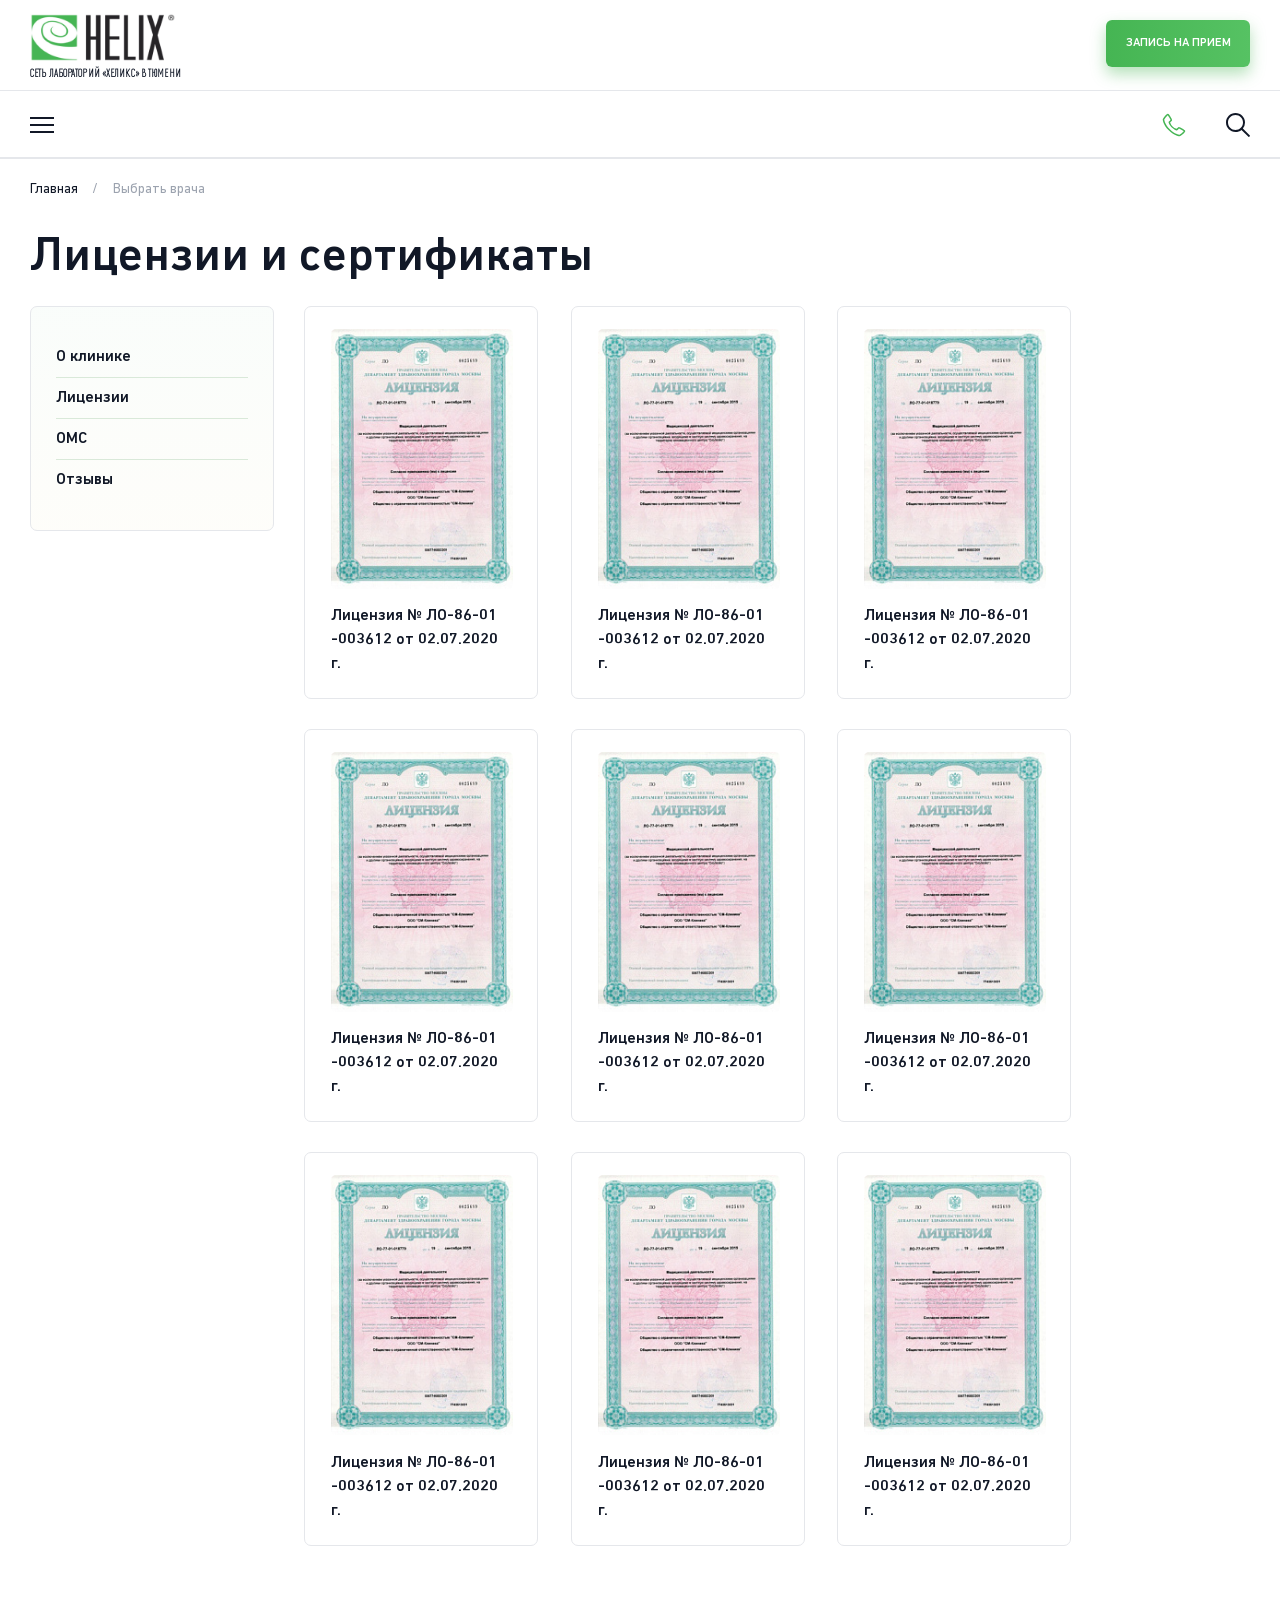
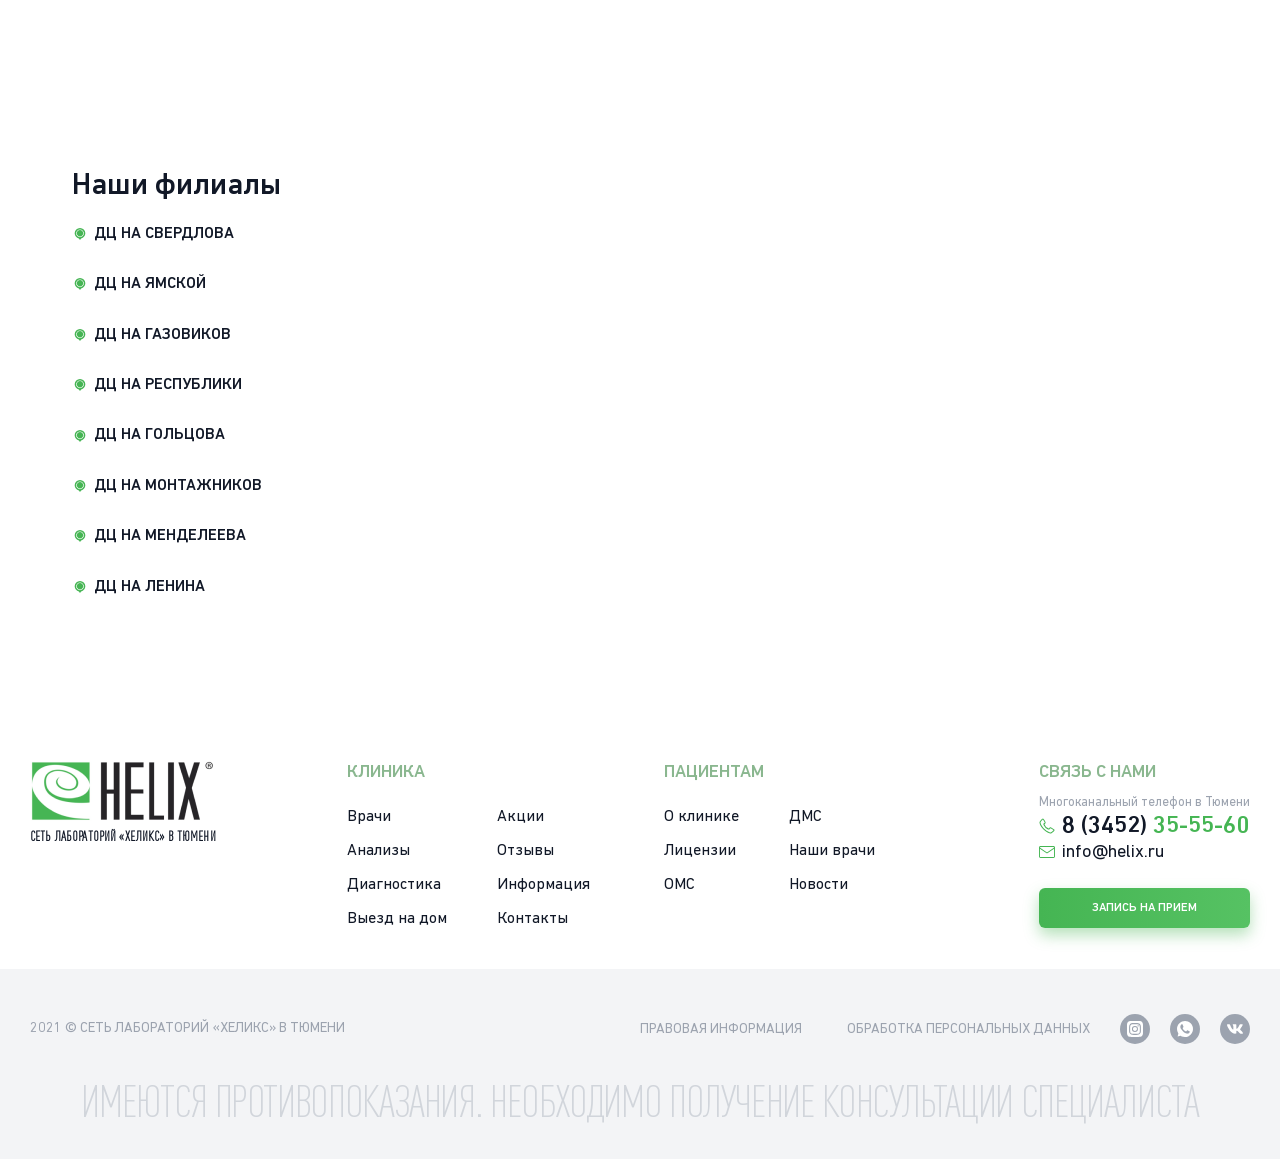
<file: licenses.html>
<!DOCTYPE html>
<html lang="ru">

<head>
    <title>HELIX</title>
    <link rel="icon" href="./img/favicon.ico">
    <meta charset="UTF-8">
    <meta name="viewport" content="width=device-width, initial-scale=1, user-scalable=no">
    <meta name="description" content="Сеть лабораторий 'Хеликс' в Тюмени">
    <meta http-equiv="X-UA-Compatible" content="IE=edge">
    <link rel="preconnect" href="https://fonts.googleapis.com">
    <link rel="preconnect" href="https://fonts.gstatic.com" crossorigin>
    <link
        href="https://fonts.googleapis.com/css2?family=Roboto:ital,wght@0,100;0,300;0,400;0,500;0,700;0,900;1,100;1,300;1,400;1,500;1,700;1,900&display=swap"
        rel="stylesheet">
    <link rel="stylesheet" href="https://unpkg.com/swiper/swiper-bundle.min.css" />

    <link rel="stylesheet" href="css/style.css">
    <script src="https://api-maps.yandex.ru/2.1/?apikey=32934b60-7668-4b0e-b423-d1d9d7bd789d&lang=ru_RU"
        type="text/javascript"></script>
</head>

<body>
    <!-- Главная -->
    <div class="page">
        <!-- Шапка -->
        <header class="header">
    <div class="page__container">
        <div class="header__container">

            <!-- Логотип -->
            <a href="/" class="logo">
                <img src="./img/logo.png" alt="Logo">
                <p>Сеть лабораторий «Хеликс» В ТЮМЕНИ</p>
            </a>

            <!-- Верхнее подменю -->
            <nav class="header__submenu">
                <ul class="header__submenu-list">
                    <li class="header__submenu-item"><a href="#" class="header__submenu-link">О клинике</a>
                    </li>
                    <li class="header__submenu-item"><a href="#" class="header__submenu-link">Лицензии</a>
                    </li>
                    <li class="header__submenu-item"><a href="#" class="header__submenu-link">ОМС</a></li>
                    <li class="header__submenu-item"><a href="#" class="header__submenu-link">Наши врачи</a>
                    </li>
                    <li class="header__submenu-item"><a href="#" class="header__submenu-link">Отзывы</a>
                    </li>
                    <li class="header__submenu-item"><a href="#" class="header__submenu-link">Выезд на
                            дом</a>
                    </li>
                </ul>
            </nav>

            <!-- Слабовидящим -->
            <a class="header__eye">

                <svg class="header__eye-icon">
                    <use href="./img/icons/icons.svg#eye"></use>
                </svg>
                <p>Слабовидящим</p>
            </a>

            <!-- Поиск -->
            <form class="header__search">
                <div class="header__search-close">
                    <span></span><span></span>
                </div>
                <div class="header__search-row">
                    <button class="header__search-submit-mobile">
                        <svg>
                            <use href="./img/icons/icons.svg#search"></use>
                        </svg>
                    </button>
                    <svg class="header__search-only-icon">
                        <use href="./img/icons/icons.svg#search"></use>
                    </svg>
                    <input type="text" class="header__search-input" placeholder="Поиск нужного исследования, врача"
                        minlength="1" name="search" autocomplete="off" />
                </div>
                <button class="header__search-btn">Найти</button>
            </form>

            <!-- Контакты в шапке -->
            <div class="header__contacts">
                <a href="tel:+73452355560" class="phone">
                    <svg>
                        <use href="./img/icons/icons.svg#phone"></use>
                    </svg>
                    <p>8 (3452) <span>35-55-60</span></p>
                </a>
                <a href="#map" class="header__contacts-map">8 центров в Тюмени</a>
            </div>

            <!-- Кнопка -->
            <button data-pointer="signup" class="btn btn_main">Запись на прием</button>

            <!-- Верхнее меню -->
            <nav class="menu">
                <div class="header__burger">
                    <span></span><span></span><span></span>
                </div>
                <ul class="menu__list">
                    <li class="menu__item menu__item-dropdown">
                        <a href="./choose-doctors.html" class="menu__link">Выбрать врача</a>
                        <div class="menu__expand">
                            <div class="menu__expand-layout">
                                <ul class="menu__dropdown">
                                    <li class="menu__dropdown-item"><span
                                            class="menu__dropdown-link menu__dropdown-link_none">Взрослые врачи</span>
                                    </li>
                                    <li class="menu__dropdown-item"><a href="./doctor.html"
                                            class="menu__dropdown-link">Отоларинголог (ЛОР)</a></li>
                                    <li class="menu__dropdown-item"><a href="#"
                                            class="menu__dropdown-link">Дерматовенеролог</a></li>
                                    <li class="menu__dropdown-item"><a href="#" class="menu__dropdown-link">Невролог</a>
                                    </li>
                                    <li class="menu__dropdown-item"><a href="#"
                                            class="menu__dropdown-link">Косметолог</a></li>
                                    <li class="menu__dropdown-item"><a href="#"
                                            class="menu__dropdown-link">Аллерголог-иммунологог</a></li>
                                    <li class="menu__dropdown-item"><a href="#"
                                            class="menu__dropdown-link">Эндокринолог</a></li>
                                    <li class="menu__dropdown-item"><a href="#"
                                            class="menu__dropdown-link">Нутрициолог</a></li>
                                </ul>
                                <ul class="menu__dropdown">
                                    <li class="menu__dropdown-item"><span
                                            class="menu__dropdown-link menu__dropdown-link_none">Детские врачи</span>
                                    </li>
                                    <li class="menu__dropdown-item"><a href="#" class="menu__dropdown-link">Педиатр</a>
                                    </li>
                                    <li class="menu__dropdown-item"><a href="#"
                                            class="menu__dropdown-link">Эндокринолог</a></li>
                                    <li class="menu__dropdown-item"><a href="#" class="menu__dropdown-link">Невролог</a>
                                    </li>
                                    <li class="menu__dropdown-item"><a href="#" class="menu__dropdown-link">Нефролог</a>
                                    </li>
                                </ul>
                            </div>
                        </div>
                    </li>
                    <li class="menu__item"><a href="./uslugi.html" class="menu__link">УЗИ</a></li>
                    <li class="menu__item"><a href="#" class="menu__link">ЭКГ</a></li>
                    <li class="menu__item"><a href="#" class="menu__link">Процедурный кабинет</a></li>
                    <li class="menu__item menu__item-dropdown">
                        <a href="#" class="menu__link">Диагностика</a>
                        <div class="menu__expand">
                            <div class="menu__expand-layout">
                                <ul class="menu__dropdown">
                                    <li class="menu__dropdown-item"><a href="#" class="menu__dropdown-link">Какой-то
                                            пункт</a></li>
                                    <li class="menu__dropdown-item"><a href="#" class="menu__dropdown-link">Какой-то
                                            пункт</a></li>
                                    <li class="menu__dropdown-item"><a href="#" class="menu__dropdown-link">Какой-то
                                            пункт</a></li>
                                    <li class="menu__dropdown-item"><a href="#" class="menu__dropdown-link">Какой-то
                                            пункт</a></li>
                                </ul>
                            </div>
                        </div>
                    </li>
                    <li class="menu__item"><a href="#" class="menu__link">Анализы</a></li>
                    <li class="menu__item"><a href="#" class="menu__link">Акции</a></li>
                    <li class="menu__item menu__item-dropdown">
                        <a href="#" class="menu__link">Пациентам</a>
                        <div class="menu__expand">
                            <div class="menu__expand-layout">
                                <ul class="menu__dropdown">
                                    <li class="menu__dropdown-item"><a href="#" class="menu__dropdown-link">Какой-то
                                            пункт</a></li>
                                    <li class="menu__dropdown-item"><a href="#" class="menu__dropdown-link">Какой-то
                                            пункт</a></li>
                                    <li class="menu__dropdown-item"><a href="#" class="menu__dropdown-link">Какой-то
                                            пункт</a></li>
                                    <li class="menu__dropdown-item"><a href="#" class="menu__dropdown-link">Какой-то
                                            пункт</a></li>
                                </ul>
                            </div>
                        </div>
                    </li>
                    <li class="menu__item"><a href="#" class="menu__link">Контакты</a></li>
                    <li class="menu__item">
                        <a href="#" class="menu__link menu__link_covid">
                            <svg>
                                <use href="./img/icons/icons.svg#virus"></use>
                            </svg>
                            <span>Covid-19</span>
                        </a>
                    </li>
                </ul>
            </nav>
        </div>
    </div>

</header>
        <!-- Хлебные крошки -->
        <div class="breadcrumbs">
    <div class="page__container">
        <ul class="breadcrumbs__list">
            <li class="breadcrumbs__item">
                <a href="./index.html" class="breadcrumbs__link">Главная</a>
            </li>
            <li class="breadcrumbs__item">
                <span class="breadcrumbs__current">Выбрать врача</span>
            </li>
        </ul>
    </div>
</div>

        <main class="main">
            <!-- Заголовок страницы -->
            <div class="page__container">
                <h1 class="page__title">Лицензии и сертификаты</h1>
            </div>


            <div class="page__layout page__container">
                <aside>
                    <nav class="left-menu">
                        <ul class="left-menu__list">

                            <li class="left-menu__item">
                                <a href="#" class="left-menu__link">О клинике</a>
                            </li>
                            <li class="left-menu__item">
                                <a href="#" class="left-menu__link">Лицензии</a>
                            </li>
                            <li class="left-menu__item">
                                <a href="#" class="left-menu__link">ОМС</a>
                            </li>
                            <li class="left-menu__item">
                                <a href="#" class="left-menu__link">Отзывы</a>
                            </li>
                        </ul>
                    </nav>
                </aside>

                <!-- WORKAREA -->

                <div class="licenses">
                    <ul class="licenses__list">

                        <li class="licenses__item">
                            <img data-pointer="photo" class="licenses__img" src="./img/license.png" alt="license">
                            <p class="licenses__name">Лицензия № ЛО-86-01
                                -003612 от 02.07.2020 г.</p>
                        </li>
                        <li class="licenses__item">
                            <img data-pointer="photo" class="licenses__img" src="./img/license.png" alt="license">
                            <p class="licenses__name">Лицензия № ЛО-86-01
                                -003612 от 02.07.2020 г.</p>
                        </li>
                        <li class="licenses__item">
                            <img data-pointer="photo" class="licenses__img" src="./img/license.png" alt="license">
                            <p class="licenses__name">Лицензия № ЛО-86-01
                                -003612 от 02.07.2020 г.</p>
                        </li>
                        <li class="licenses__item">
                            <img data-pointer="photo" class="licenses__img" src="./img/license.png" alt="license">
                            <p class="licenses__name">Лицензия № ЛО-86-01
                                -003612 от 02.07.2020 г.</p>
                        </li>
                        <li class="licenses__item">
                            <img data-pointer="photo" class="licenses__img" src="./img/license.png" alt="license">
                            <p class="licenses__name">Лицензия № ЛО-86-01
                                -003612 от 02.07.2020 г.</p>
                        </li>
                        <li class="licenses__item">
                            <img data-pointer="photo" class="licenses__img" src="./img/license.png" alt="license">
                            <p class="licenses__name">Лицензия № ЛО-86-01
                                -003612 от 02.07.2020 г.</p>
                        </li>
                        <li class="licenses__item">
                            <img data-pointer="photo" class="licenses__img" src="./img/license.png" alt="license">
                            <p class="licenses__name">Лицензия № ЛО-86-01
                                -003612 от 02.07.2020 г.</p>
                        </li>
                        <li class="licenses__item">
                            <img data-pointer="photo" class="licenses__img" src="./img/license.png" alt="license">
                            <p class="licenses__name">Лицензия № ЛО-86-01
                                -003612 от 02.07.2020 г.</p>
                        </li>
                        <li class="licenses__item">
                            <img data-pointer="photo" class="licenses__img" src="./img/license.png" alt="license">
                            <p class="licenses__name">Лицензия № ЛО-86-01
                                -003612 от 02.07.2020 г.</p>
                        </li>

                    </ul>
                </div>
            </div>


        </main>
        <div id="map" class="maps">
    <div class="page__container maps__container">
        <div class="maps__absolute">
            <h2 class="maps__absolute-title">Наши филиалы</h2>
            <ul class="list">
                <li class="list-item">
                    <a data-map="1">
                        <svg class="ellipse-icon">
                            <use href="./img/icons/icons.svg#map-icon"></use>
                        </svg>
                        <span class="list-text">ДЦ на Свердлова</span>
                    </a>
                </li>
                <li class="list-item">
                    <a data-map="2">
                        <svg class="ellipse-icon">
                            <use href="./img/icons/icons.svg#map-icon"></use>
                        </svg>
                        <span class="list-text">ДЦ на Ямской</span>
                    </a>
                </li>
                <li class="list-item">
                    <a data-map="3">
                        <svg class="ellipse-icon">
                            <use href="./img/icons/icons.svg#map-icon"></use>
                        </svg>
                        <span class="list-text">ДЦ на Газовиков</span>
                    </a>
                </li>
                <li class="list-item">
                    <a data-map="4">
                        <svg class="ellipse-icon">
                            <use href="./img/icons/icons.svg#map-icon"></use>
                        </svg>
                        <span class="list-text">ДЦ на Республики</span>
                    </a>
                </li>
                <li class="list-item">
                    <a data-map="5">
                        <svg class="ellipse-icon">
                            <use href="./img/icons/icons.svg#map-icon"></use>
                        </svg>
                        <span class="list-text">ДЦ на Гольцова</span>
                    </a>
                </li>
                <li class="list-item">
                    <a data-map="6">
                        <svg class="ellipse-icon">
                            <use href="./img/icons/icons.svg#map-icon"></use>
                        </svg>
                        <span class="list-text">ДЦ на Монтажников</span>
                    </a>
                </li>
                <li class="list-item">
                    <a data-map="7">
                        <svg class="ellipse-icon">
                            <use href="./img/icons/icons.svg#map-icon"></use>
                        </svg>
                        <span class="list-text">ДЦ на Менделеева</span>
                    </a>
                </li>
                <li class="list-item">
                    <a data-map="8">
                        <svg class="ellipse-icon">
                            <use href="./img/icons/icons.svg#map-icon"></use>
                        </svg>
                        <!-- Университетская или Ленина? -->
                        <span class="list-text">ДЦ на Ленина</span>
                    </a>
                </li>
            </ul>
        </div>
    </div>

</div>
        <footer class="footer">
    <div class="footer__top">
        <div class="page__container footer__grid">
            <a href="/" class="logo">
                <img src="./img/logo.png" alt="Logo">
                <p>Сеть лабораторий «Хеликс» В ТЮМЕНИ</p>
            </a>
            <nav class="footer__menu">
                <p class="footer__grid-title">Клиника</p>
                <ul class="footer__menu-list">
                    <li><a href="#">Врачи</a></li>
                    <li><a href="#">Акции</a></li>
                    <li><a href="#">Анализы</a></li>
                    <li><a href="#">Отзывы</a></li>
                    <li><a href="#">Диагностика</a></li>
                    <li><a href="#">Информация</a></li>
                    <li><a href="#">Выезд на дом</a></li>
                    <li><a href="#">Контакты</a></li>
                </ul>
            </nav>
            <nav class="footer__menu">
                <p class="footer__grid-title">Пациентам</p>
                <ul class="footer__menu-list">
                    <li><a href="#">О клинике</a></li>
                    <li><a href="#">ДМС</a></li>
                    <li><a href="#">Лицензии</a></li>
                    <li><a href="#">Наши врачи</a></li>
                    <li><a href="#">ОМС</a></li>
                    <li><a href="#">Новости</a></li>
                </ul>
            </nav>
            <div class="footer__contacts">
                <p class="footer__grid-title">Связь с нами</p>
                <p class="footer__contacts-number">Многоканальный телефон в Тюмени </p>
                <a href="tel:+73452355560" class="phone">
                    <svg>
                        <use href="./img/icons/icons.svg#phone"></use>
                    </svg>
                    <p>8 (3452) <span>35-55-60</span></p>
                </a>
                <a href="mailto:info@helix.ru" class="email">
                    <svg>
                        <use href="./img/icons/icons.svg#email"></use>
                    </svg>
                    <p>info@helix.ru</p>
                </a>
                <button data-pointer="signup" class="btn btn_main">Запись на прием</button>
            </div>
        </div>
    </div>
    <div class="footer__bottom">
        <div class="page__container">
            <div class="footer__additionally">
                <p class="footer__copyright">2021 © Сеть лабораторий «Хеликс» В ТЮМЕНИ </p>
                <div class="footer__info">
                    <ul class="footer__info-list">
                        <li><a href="#">Правовая информация</a></li>
                        <li><a href="#">Обработка персональных данных</a></li>
                    </ul>
                    
                </div>
                <ul class="footer__social">
                    <!-- Instagram -->
                    <li>
                        <a target="_blank" href="#">
                            <svg>
                                <use href="./img/icons/icons.svg#instagram"></use>
                            </svg>
                        </a>
                    </li>
                    <!-- Whatsapp -->
                    <li>
                        <a target="_blank" href="#">
                            <svg>
                                <use href="./img/icons/icons.svg#whatsapp"></use>
                            </svg>
                        </a>
                    </li>
                    <!-- ВК -->
                    <li>
                        <a target="_blank" href="#">
                            <svg>
                                <use href="./img/icons/icons.svg#vk"></use>
                            </svg>
                        </a>
                    </li>
                </ul>
            </div>
            <p class="contraindications footer__contraindications">ИМЕЮТСЯ ПРОТИВОПОКАЗАНИЯ. НЕОБХОДИМО ПОЛУЧЕНИЕ
                КОНСУЛЬТАЦИИ СПЕЦИАЛИСТА
            </p>
        </div>
    </div>
</footer>






    </div>
    <div id="photo" class="popup">
        <div class="popup__container">
            <div class="popup__content">
                <img src="./img/test1.png" alt="Image" class="popup__img">
            </div>
            <button class="popup__close">&#10006;</button>

        </div>
    </div>
    <div id="signup" class="popup">
        <div class="popup__container">
            <div class="popup__content">
                <form class="form">
                    <img src="./img/form-signup.png" alt="Записаться" class="form__img">
                    <h3 class="form__title">Записаться на прием</h3>
                    <ul class="form__rows">
                        <li class="form__row">
                            <input type="text" autocomplete="off" placeholder="Ваше имя" name="name" required
                                minlength="3" maxlength="20" class="form__input">
                        </li>
                        <li class="form__row">
                            <label for="phone" class="form__label">Телефон</label>
                            <input type="tel" autocomplete="off" required name="phone" id="phone"
                                placeholder="+7 900 550 50 50" class="form__input">
                        </li>
                    </ul>
                    <button class="btn">Записаться</button>
                    <p class="form__politics">Нажимая на кпопку «Записаться» вы соглашаетесь на <a href="#">политику
                            обработки данных</a></p>
                </form>
            </div>
            <button class="popup__close">&#10006;</button>
        </div>
    </div>


    <script src="js/jquery-3.6.0.min.js"></script>
    <script src="js/jquery.maskedinput.min.js"></script>
    <script src="https://unpkg.com/swiper/swiper-bundle.min.js"></script>
    <script src="js/script.js"></script>
</body>

</html>
</file>
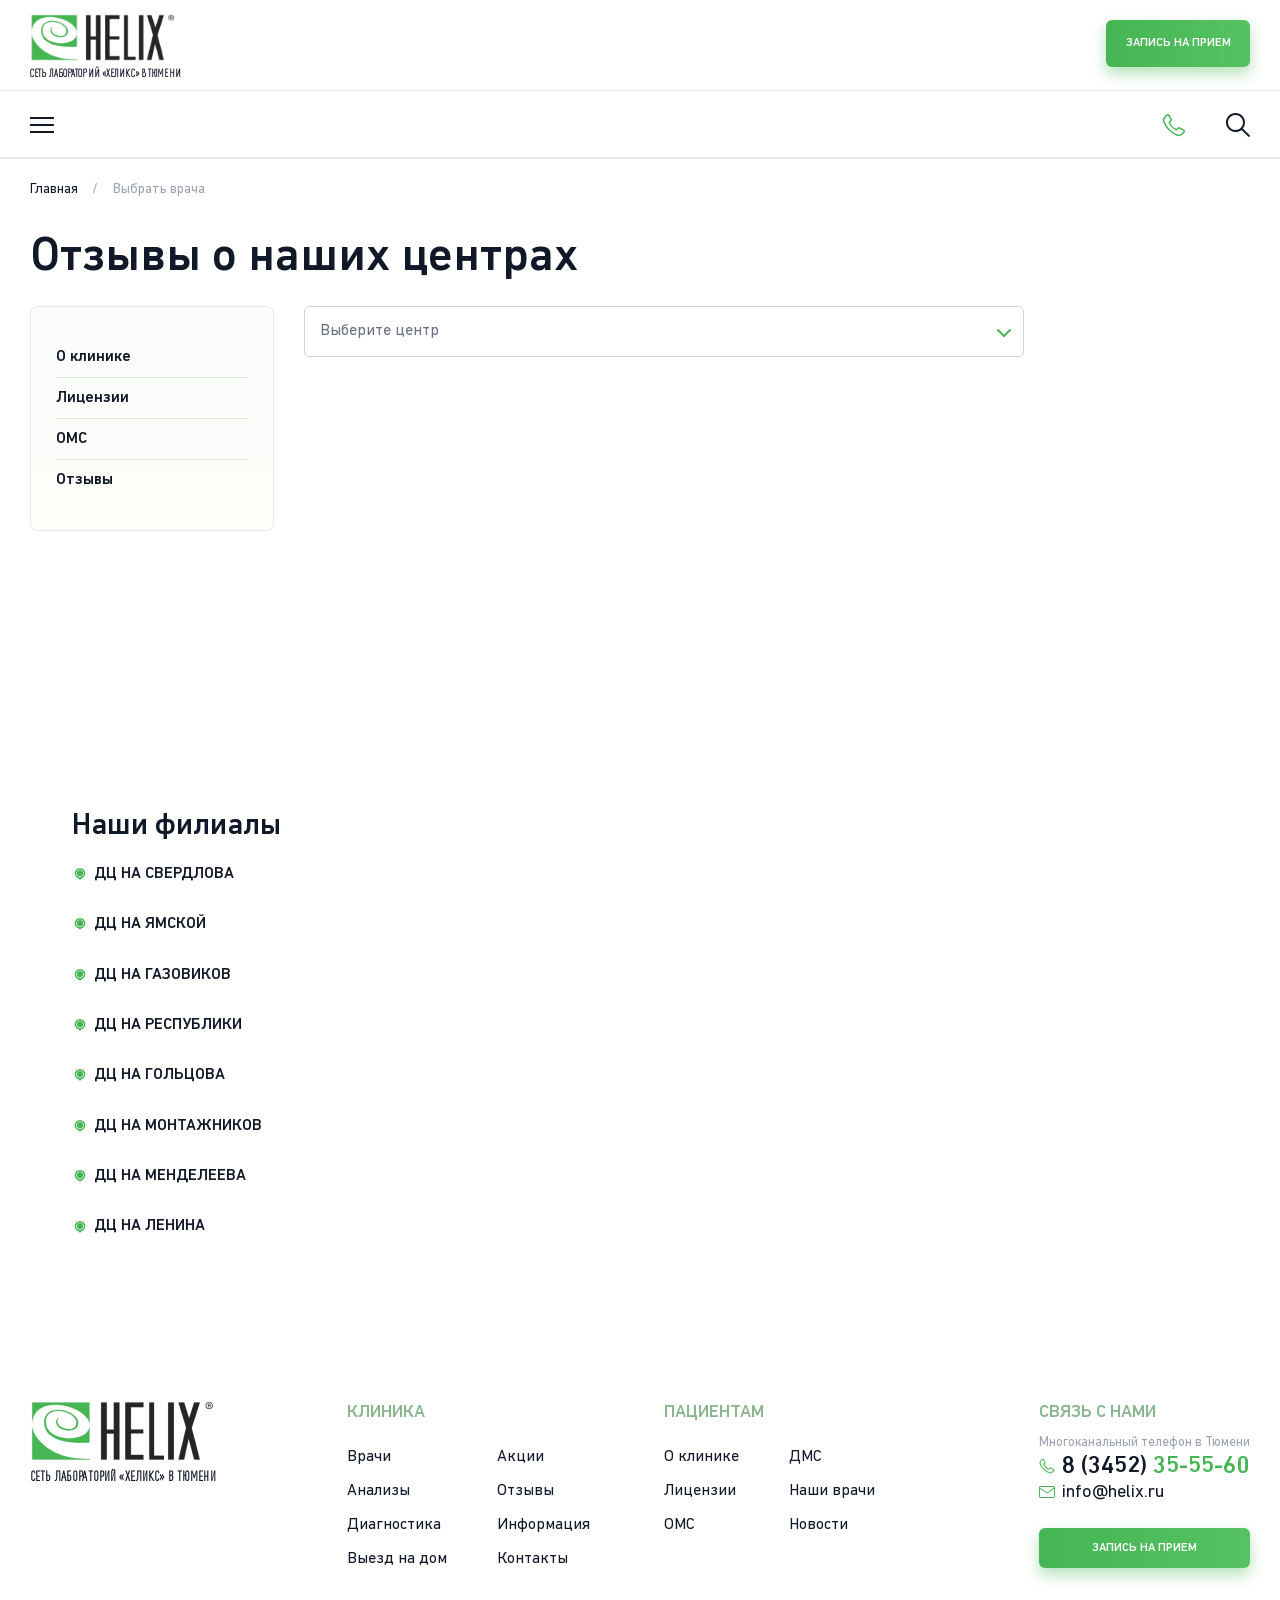
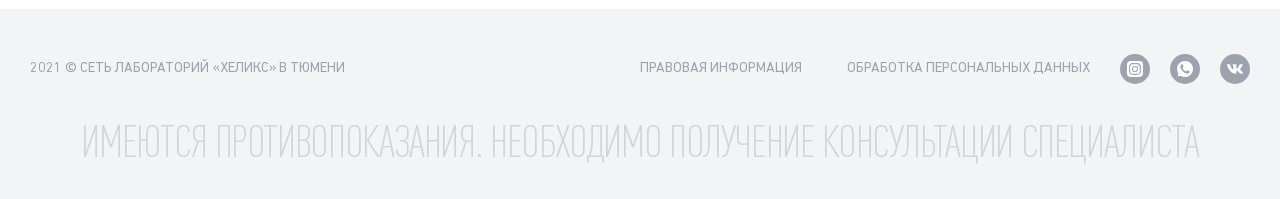
<file: reviews.html>
<!DOCTYPE html>
<html lang="ru">

<head>
    <title>HELIX</title>
    <link rel="icon" href="./img/favicon.ico">
    <meta charset="UTF-8">
    <meta name="viewport" content="width=device-width, initial-scale=1, user-scalable=no">
    <meta name="description" content="Сеть лабораторий 'Хеликс' в Тюмени">
    <meta http-equiv="X-UA-Compatible" content="IE=edge">
    <link rel="preconnect" href="https://fonts.googleapis.com">
    <link rel="preconnect" href="https://fonts.gstatic.com" crossorigin>
    <link
        href="https://fonts.googleapis.com/css2?family=Roboto:ital,wght@0,100;0,300;0,400;0,500;0,700;0,900;1,100;1,300;1,400;1,500;1,700;1,900&display=swap"
        rel="stylesheet">
    <link rel="stylesheet" href="https://unpkg.com/swiper/swiper-bundle.min.css" />

    <link rel="stylesheet" href="css/style.css">
    <script src="https://api-maps.yandex.ru/2.1/?apikey=32934b60-7668-4b0e-b423-d1d9d7bd789d&lang=ru_RU"
        type="text/javascript"></script>
</head>

<body>
    <!-- Главная -->
    <div class="page">
        <!-- Шапка -->
        <header class="header">
    <div class="page__container">
        <div class="header__container">

            <!-- Логотип -->
            <a href="/" class="logo">
                <img src="./img/logo.png" alt="Logo">
                <p>Сеть лабораторий «Хеликс» В ТЮМЕНИ</p>
            </a>

            <!-- Верхнее подменю -->
            <nav class="header__submenu">
                <ul class="header__submenu-list">
                    <li class="header__submenu-item"><a href="#" class="header__submenu-link">О клинике</a>
                    </li>
                    <li class="header__submenu-item"><a href="#" class="header__submenu-link">Лицензии</a>
                    </li>
                    <li class="header__submenu-item"><a href="#" class="header__submenu-link">ОМС</a></li>
                    <li class="header__submenu-item"><a href="#" class="header__submenu-link">Наши врачи</a>
                    </li>
                    <li class="header__submenu-item"><a href="#" class="header__submenu-link">Отзывы</a>
                    </li>
                    <li class="header__submenu-item"><a href="#" class="header__submenu-link">Выезд на
                            дом</a>
                    </li>
                </ul>
            </nav>

            <!-- Слабовидящим -->
            <a class="header__eye">

                <svg class="header__eye-icon">
                    <use href="./img/icons/icons.svg#eye"></use>
                </svg>
                <p>Слабовидящим</p>
            </a>

            <!-- Поиск -->
            <form class="header__search">
                <div class="header__search-close">
                    <span></span><span></span>
                </div>
                <div class="header__search-row">
                    <button class="header__search-submit-mobile">
                        <svg>
                            <use href="./img/icons/icons.svg#search"></use>
                        </svg>
                    </button>
                    <svg class="header__search-only-icon">
                        <use href="./img/icons/icons.svg#search"></use>
                    </svg>
                    <input type="text" class="header__search-input" placeholder="Поиск нужного исследования, врача"
                        minlength="1" name="search" autocomplete="off" />
                </div>
                <button class="header__search-btn">Найти</button>
            </form>

            <!-- Контакты в шапке -->
            <div class="header__contacts">
                <a href="tel:+73452355560" class="phone">
                    <svg>
                        <use href="./img/icons/icons.svg#phone"></use>
                    </svg>
                    <p>8 (3452) <span>35-55-60</span></p>
                </a>
                <a href="#map" class="header__contacts-map">8 центров в Тюмени</a>
            </div>

            <!-- Кнопка -->
            <button data-pointer="signup" class="btn btn_main">Запись на прием</button>

            <!-- Верхнее меню -->
            <nav class="menu">
                <div class="header__burger">
                    <span></span><span></span><span></span>
                </div>
                <ul class="menu__list">
                    <li class="menu__item menu__item-dropdown">
                        <a href="./choose-doctors.html" class="menu__link">Выбрать врача</a>
                        <div class="menu__expand">
                            <div class="menu__expand-layout">
                                <ul class="menu__dropdown">
                                    <li class="menu__dropdown-item"><span
                                            class="menu__dropdown-link menu__dropdown-link_none">Взрослые врачи</span>
                                    </li>
                                    <li class="menu__dropdown-item"><a href="./doctor.html"
                                            class="menu__dropdown-link">Отоларинголог (ЛОР)</a></li>
                                    <li class="menu__dropdown-item"><a href="#"
                                            class="menu__dropdown-link">Дерматовенеролог</a></li>
                                    <li class="menu__dropdown-item"><a href="#" class="menu__dropdown-link">Невролог</a>
                                    </li>
                                    <li class="menu__dropdown-item"><a href="#"
                                            class="menu__dropdown-link">Косметолог</a></li>
                                    <li class="menu__dropdown-item"><a href="#"
                                            class="menu__dropdown-link">Аллерголог-иммунологог</a></li>
                                    <li class="menu__dropdown-item"><a href="#"
                                            class="menu__dropdown-link">Эндокринолог</a></li>
                                    <li class="menu__dropdown-item"><a href="#"
                                            class="menu__dropdown-link">Нутрициолог</a></li>
                                </ul>
                                <ul class="menu__dropdown">
                                    <li class="menu__dropdown-item"><span
                                            class="menu__dropdown-link menu__dropdown-link_none">Детские врачи</span>
                                    </li>
                                    <li class="menu__dropdown-item"><a href="#" class="menu__dropdown-link">Педиатр</a>
                                    </li>
                                    <li class="menu__dropdown-item"><a href="#"
                                            class="menu__dropdown-link">Эндокринолог</a></li>
                                    <li class="menu__dropdown-item"><a href="#" class="menu__dropdown-link">Невролог</a>
                                    </li>
                                    <li class="menu__dropdown-item"><a href="#" class="menu__dropdown-link">Нефролог</a>
                                    </li>
                                </ul>
                            </div>
                        </div>
                    </li>
                    <li class="menu__item"><a href="./uslugi.html" class="menu__link">УЗИ</a></li>
                    <li class="menu__item"><a href="#" class="menu__link">ЭКГ</a></li>
                    <li class="menu__item"><a href="#" class="menu__link">Процедурный кабинет</a></li>
                    <li class="menu__item menu__item-dropdown">
                        <a href="#" class="menu__link">Диагностика</a>
                        <div class="menu__expand">
                            <div class="menu__expand-layout">
                                <ul class="menu__dropdown">
                                    <li class="menu__dropdown-item"><a href="#" class="menu__dropdown-link">Какой-то
                                            пункт</a></li>
                                    <li class="menu__dropdown-item"><a href="#" class="menu__dropdown-link">Какой-то
                                            пункт</a></li>
                                    <li class="menu__dropdown-item"><a href="#" class="menu__dropdown-link">Какой-то
                                            пункт</a></li>
                                    <li class="menu__dropdown-item"><a href="#" class="menu__dropdown-link">Какой-то
                                            пункт</a></li>
                                </ul>
                            </div>
                        </div>
                    </li>
                    <li class="menu__item"><a href="#" class="menu__link">Анализы</a></li>
                    <li class="menu__item"><a href="#" class="menu__link">Акции</a></li>
                    <li class="menu__item menu__item-dropdown">
                        <a href="#" class="menu__link">Пациентам</a>
                        <div class="menu__expand">
                            <div class="menu__expand-layout">
                                <ul class="menu__dropdown">
                                    <li class="menu__dropdown-item"><a href="#" class="menu__dropdown-link">Какой-то
                                            пункт</a></li>
                                    <li class="menu__dropdown-item"><a href="#" class="menu__dropdown-link">Какой-то
                                            пункт</a></li>
                                    <li class="menu__dropdown-item"><a href="#" class="menu__dropdown-link">Какой-то
                                            пункт</a></li>
                                    <li class="menu__dropdown-item"><a href="#" class="menu__dropdown-link">Какой-то
                                            пункт</a></li>
                                </ul>
                            </div>
                        </div>
                    </li>
                    <li class="menu__item"><a href="#" class="menu__link">Контакты</a></li>
                    <li class="menu__item">
                        <a href="#" class="menu__link menu__link_covid">
                            <svg>
                                <use href="./img/icons/icons.svg#virus"></use>
                            </svg>
                            <span>Covid-19</span>
                        </a>
                    </li>
                </ul>
            </nav>
        </div>
    </div>

</header>
        <!-- Хлебные крошки -->
        <div class="breadcrumbs">
    <div class="page__container">
        <ul class="breadcrumbs__list">
            <li class="breadcrumbs__item">
                <a href="./index.html" class="breadcrumbs__link">Главная</a>
            </li>
            <li class="breadcrumbs__item">
                <span class="breadcrumbs__current">Выбрать врача</span>
            </li>
        </ul>
    </div>
</div>

        <main class="main">
            <!-- Заголовок страницы -->
            <div class="page__container">
                <h1 class="page__title">Отзывы о наших центрах</h1>
            </div>


            <div class="page__layout page__container">
                <aside>
                    <nav class="left-menu">
                        <ul class="left-menu__list">

                            <li class="left-menu__item">
                                <a href="#" class="left-menu__link">О клинике</a>
                            </li>
                            <li class="left-menu__item">
                                <a href="#" class="left-menu__link">Лицензии</a>
                            </li>
                            <li class="left-menu__item">
                                <a href="#" class="left-menu__link">ОМС</a>
                            </li>
                            <li class="left-menu__item">
                                <a href="#" class="left-menu__link">Отзывы</a>
                            </li>
                        </ul>
                    </nav>
                </aside>

                <!-- WORKAREA -->


                <div class="reviews">
                    <div class="select">
                        <a class="select__btn">Выберите центр</a>
                        <div class="select__expand">
                            <div class="select__expand-layout">
                                <!-- Из JS -->
                            </div>
                        </div>
                    </div>


                    <section class="reviews__block">
                       <!-- Из JS -->
                    </section>


                </div>


        </main>
        <div id="map" class="maps">
    <div class="page__container maps__container">
        <div class="maps__absolute">
            <h2 class="maps__absolute-title">Наши филиалы</h2>
            <ul class="list">
                <li class="list-item">
                    <a data-map="1">
                        <svg class="ellipse-icon">
                            <use href="./img/icons/icons.svg#map-icon"></use>
                        </svg>
                        <span class="list-text">ДЦ на Свердлова</span>
                    </a>
                </li>
                <li class="list-item">
                    <a data-map="2">
                        <svg class="ellipse-icon">
                            <use href="./img/icons/icons.svg#map-icon"></use>
                        </svg>
                        <span class="list-text">ДЦ на Ямской</span>
                    </a>
                </li>
                <li class="list-item">
                    <a data-map="3">
                        <svg class="ellipse-icon">
                            <use href="./img/icons/icons.svg#map-icon"></use>
                        </svg>
                        <span class="list-text">ДЦ на Газовиков</span>
                    </a>
                </li>
                <li class="list-item">
                    <a data-map="4">
                        <svg class="ellipse-icon">
                            <use href="./img/icons/icons.svg#map-icon"></use>
                        </svg>
                        <span class="list-text">ДЦ на Республики</span>
                    </a>
                </li>
                <li class="list-item">
                    <a data-map="5">
                        <svg class="ellipse-icon">
                            <use href="./img/icons/icons.svg#map-icon"></use>
                        </svg>
                        <span class="list-text">ДЦ на Гольцова</span>
                    </a>
                </li>
                <li class="list-item">
                    <a data-map="6">
                        <svg class="ellipse-icon">
                            <use href="./img/icons/icons.svg#map-icon"></use>
                        </svg>
                        <span class="list-text">ДЦ на Монтажников</span>
                    </a>
                </li>
                <li class="list-item">
                    <a data-map="7">
                        <svg class="ellipse-icon">
                            <use href="./img/icons/icons.svg#map-icon"></use>
                        </svg>
                        <span class="list-text">ДЦ на Менделеева</span>
                    </a>
                </li>
                <li class="list-item">
                    <a data-map="8">
                        <svg class="ellipse-icon">
                            <use href="./img/icons/icons.svg#map-icon"></use>
                        </svg>
                        <!-- Университетская или Ленина? -->
                        <span class="list-text">ДЦ на Ленина</span>
                    </a>
                </li>
            </ul>
        </div>
    </div>

</div>
        <footer class="footer">
    <div class="footer__top">
        <div class="page__container footer__grid">
            <a href="/" class="logo">
                <img src="./img/logo.png" alt="Logo">
                <p>Сеть лабораторий «Хеликс» В ТЮМЕНИ</p>
            </a>
            <nav class="footer__menu">
                <p class="footer__grid-title">Клиника</p>
                <ul class="footer__menu-list">
                    <li><a href="#">Врачи</a></li>
                    <li><a href="#">Акции</a></li>
                    <li><a href="#">Анализы</a></li>
                    <li><a href="#">Отзывы</a></li>
                    <li><a href="#">Диагностика</a></li>
                    <li><a href="#">Информация</a></li>
                    <li><a href="#">Выезд на дом</a></li>
                    <li><a href="#">Контакты</a></li>
                </ul>
            </nav>
            <nav class="footer__menu">
                <p class="footer__grid-title">Пациентам</p>
                <ul class="footer__menu-list">
                    <li><a href="#">О клинике</a></li>
                    <li><a href="#">ДМС</a></li>
                    <li><a href="#">Лицензии</a></li>
                    <li><a href="#">Наши врачи</a></li>
                    <li><a href="#">ОМС</a></li>
                    <li><a href="#">Новости</a></li>
                </ul>
            </nav>
            <div class="footer__contacts">
                <p class="footer__grid-title">Связь с нами</p>
                <p class="footer__contacts-number">Многоканальный телефон в Тюмени </p>
                <a href="tel:+73452355560" class="phone">
                    <svg>
                        <use href="./img/icons/icons.svg#phone"></use>
                    </svg>
                    <p>8 (3452) <span>35-55-60</span></p>
                </a>
                <a href="mailto:info@helix.ru" class="email">
                    <svg>
                        <use href="./img/icons/icons.svg#email"></use>
                    </svg>
                    <p>info@helix.ru</p>
                </a>
                <button data-pointer="signup" class="btn btn_main">Запись на прием</button>
            </div>
        </div>
    </div>
    <div class="footer__bottom">
        <div class="page__container">
            <div class="footer__additionally">
                <p class="footer__copyright">2021 © Сеть лабораторий «Хеликс» В ТЮМЕНИ </p>
                <div class="footer__info">
                    <ul class="footer__info-list">
                        <li><a href="#">Правовая информация</a></li>
                        <li><a href="#">Обработка персональных данных</a></li>
                    </ul>
                    
                </div>
                <ul class="footer__social">
                    <!-- Instagram -->
                    <li>
                        <a target="_blank" href="#">
                            <svg>
                                <use href="./img/icons/icons.svg#instagram"></use>
                            </svg>
                        </a>
                    </li>
                    <!-- Whatsapp -->
                    <li>
                        <a target="_blank" href="#">
                            <svg>
                                <use href="./img/icons/icons.svg#whatsapp"></use>
                            </svg>
                        </a>
                    </li>
                    <!-- ВК -->
                    <li>
                        <a target="_blank" href="#">
                            <svg>
                                <use href="./img/icons/icons.svg#vk"></use>
                            </svg>
                        </a>
                    </li>
                </ul>
            </div>
            <p class="contraindications footer__contraindications">ИМЕЮТСЯ ПРОТИВОПОКАЗАНИЯ. НЕОБХОДИМО ПОЛУЧЕНИЕ
                КОНСУЛЬТАЦИИ СПЕЦИАЛИСТА
            </p>
        </div>
    </div>
</footer>


        <div id="photo" class="popup">
            <div class="popup__container">
                <div class="popup__content">
                    <img src="./img/test1.png" alt="Image" class="popup__img">
                </div>
                <button class="popup__close">&#10006;</button>

            </div>
        </div>



    </div>

    <div id="signup" class="popup">
        <div class="popup__container">
            <div class="popup__content">
                <form class="form">
                    <img src="./img/form-signup.png" alt="Записаться" class="form__img">
                    <h3 class="form__title">Записаться на прием</h3>
                    <ul class="form__rows">
                        <li class="form__row">
                            <input type="text" autocomplete="off" placeholder="Ваше имя" name="name" required
                                minlength="3" maxlength="20" class="form__input">
                        </li>
                        <li class="form__row">
                            <label for="phone" class="form__label">Телефон</label>
                            <input type="tel" autocomplete="off" required name="phone" id="phone"
                                placeholder="+7 900 550 50 50" class="form__input">
                        </li>
                    </ul>
                    <button class="btn">Записаться</button>
                    <p class="form__politics">Нажимая на кпопку «Записаться» вы соглашаетесь на <a href="#">политику
                            обработки данных</a></p>
                </form>
            </div>
            <button class="popup__close">&#10006;</button>
        </div>
    </div>


    <script src="js/jquery-3.6.0.min.js"></script>
    <script src="js/jquery.maskedinput.min.js"></script>
    <script src="https://unpkg.com/swiper/swiper-bundle.min.js"></script>
    <script src="js/script.js"></script>
</body>

</html>
</file>
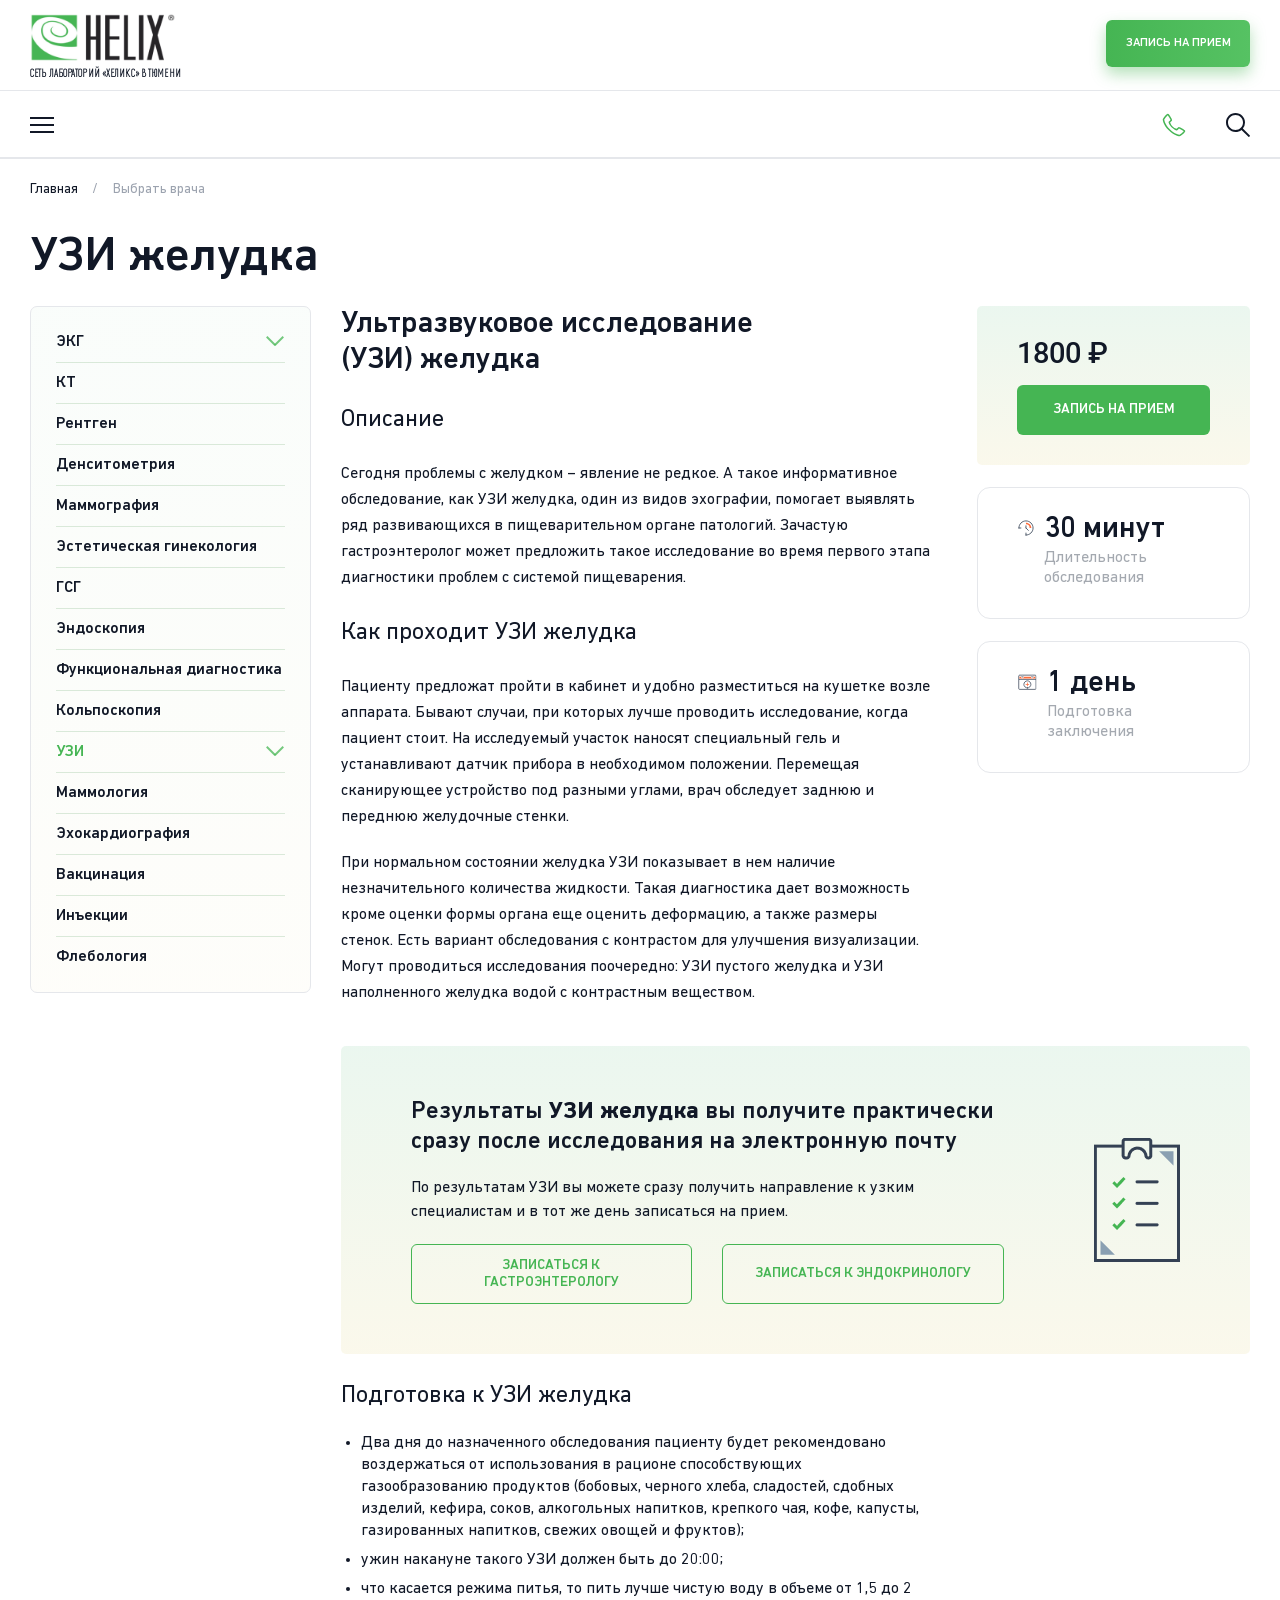
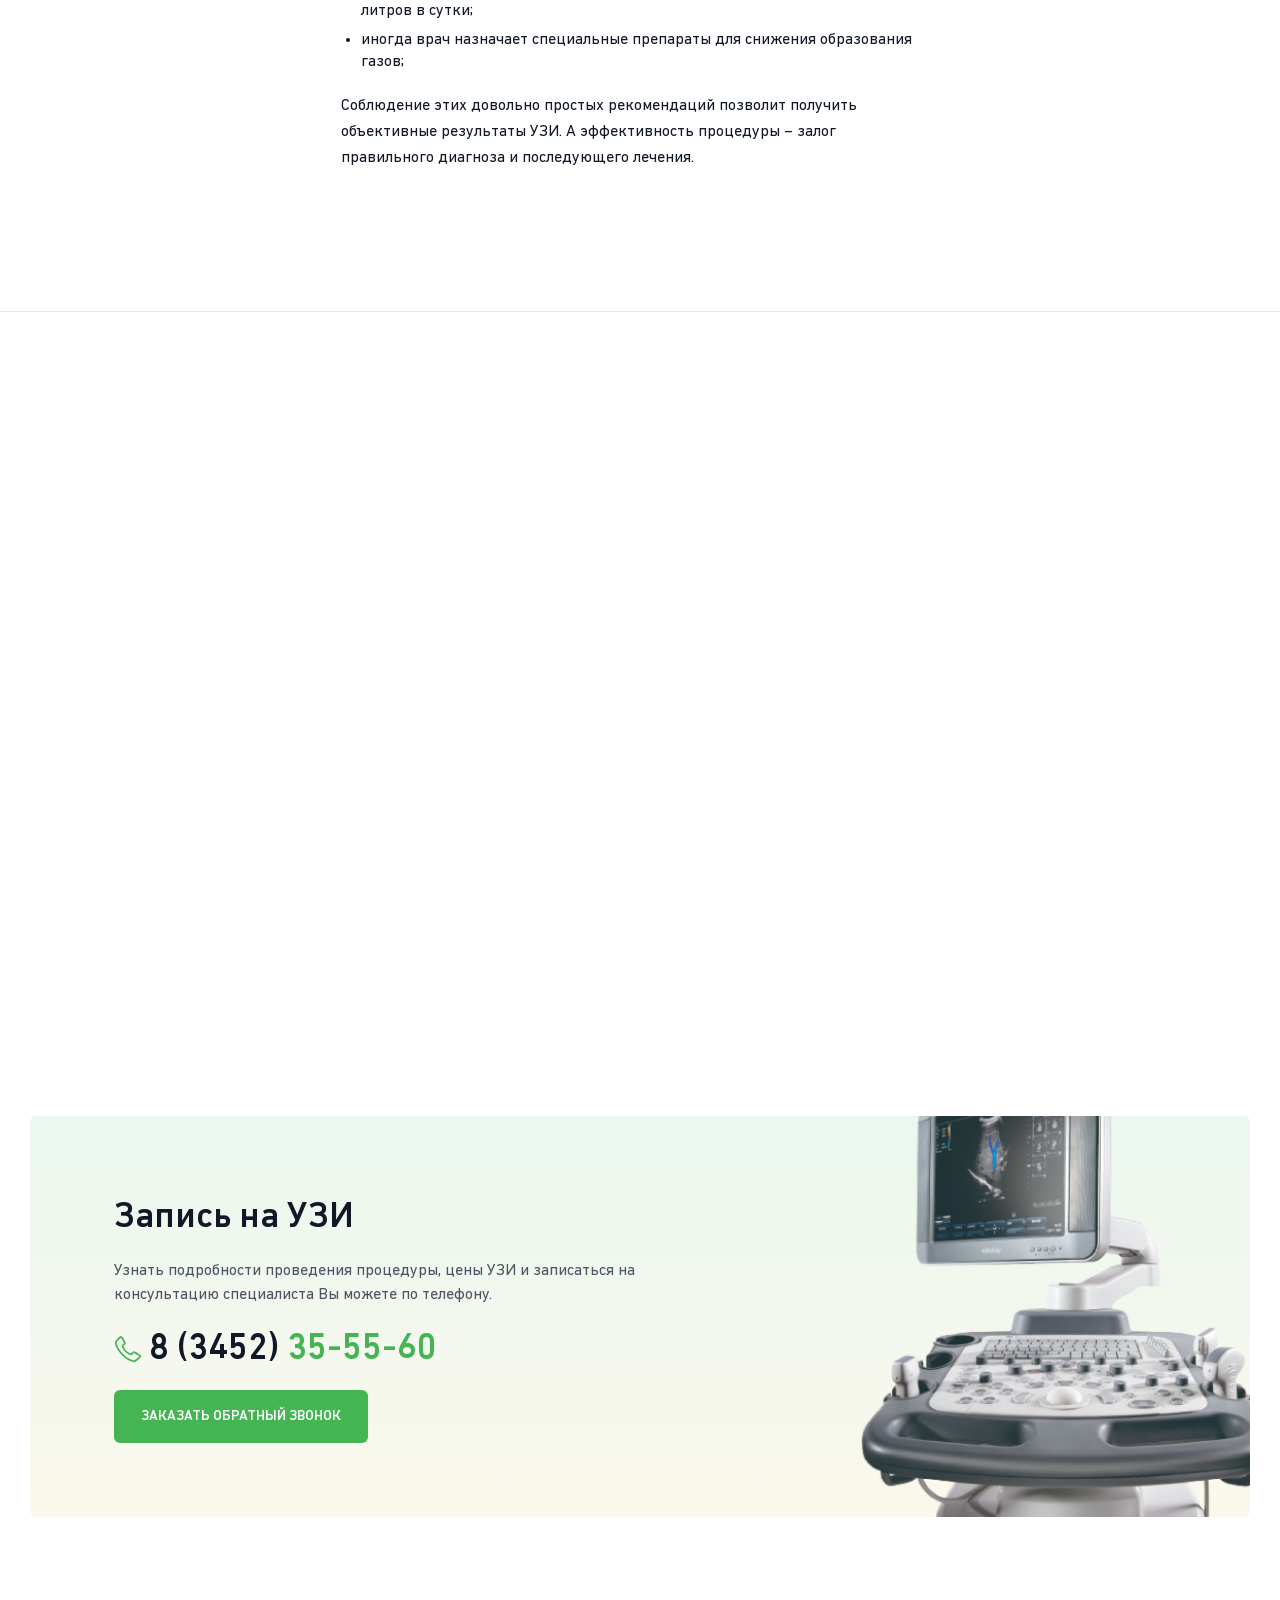
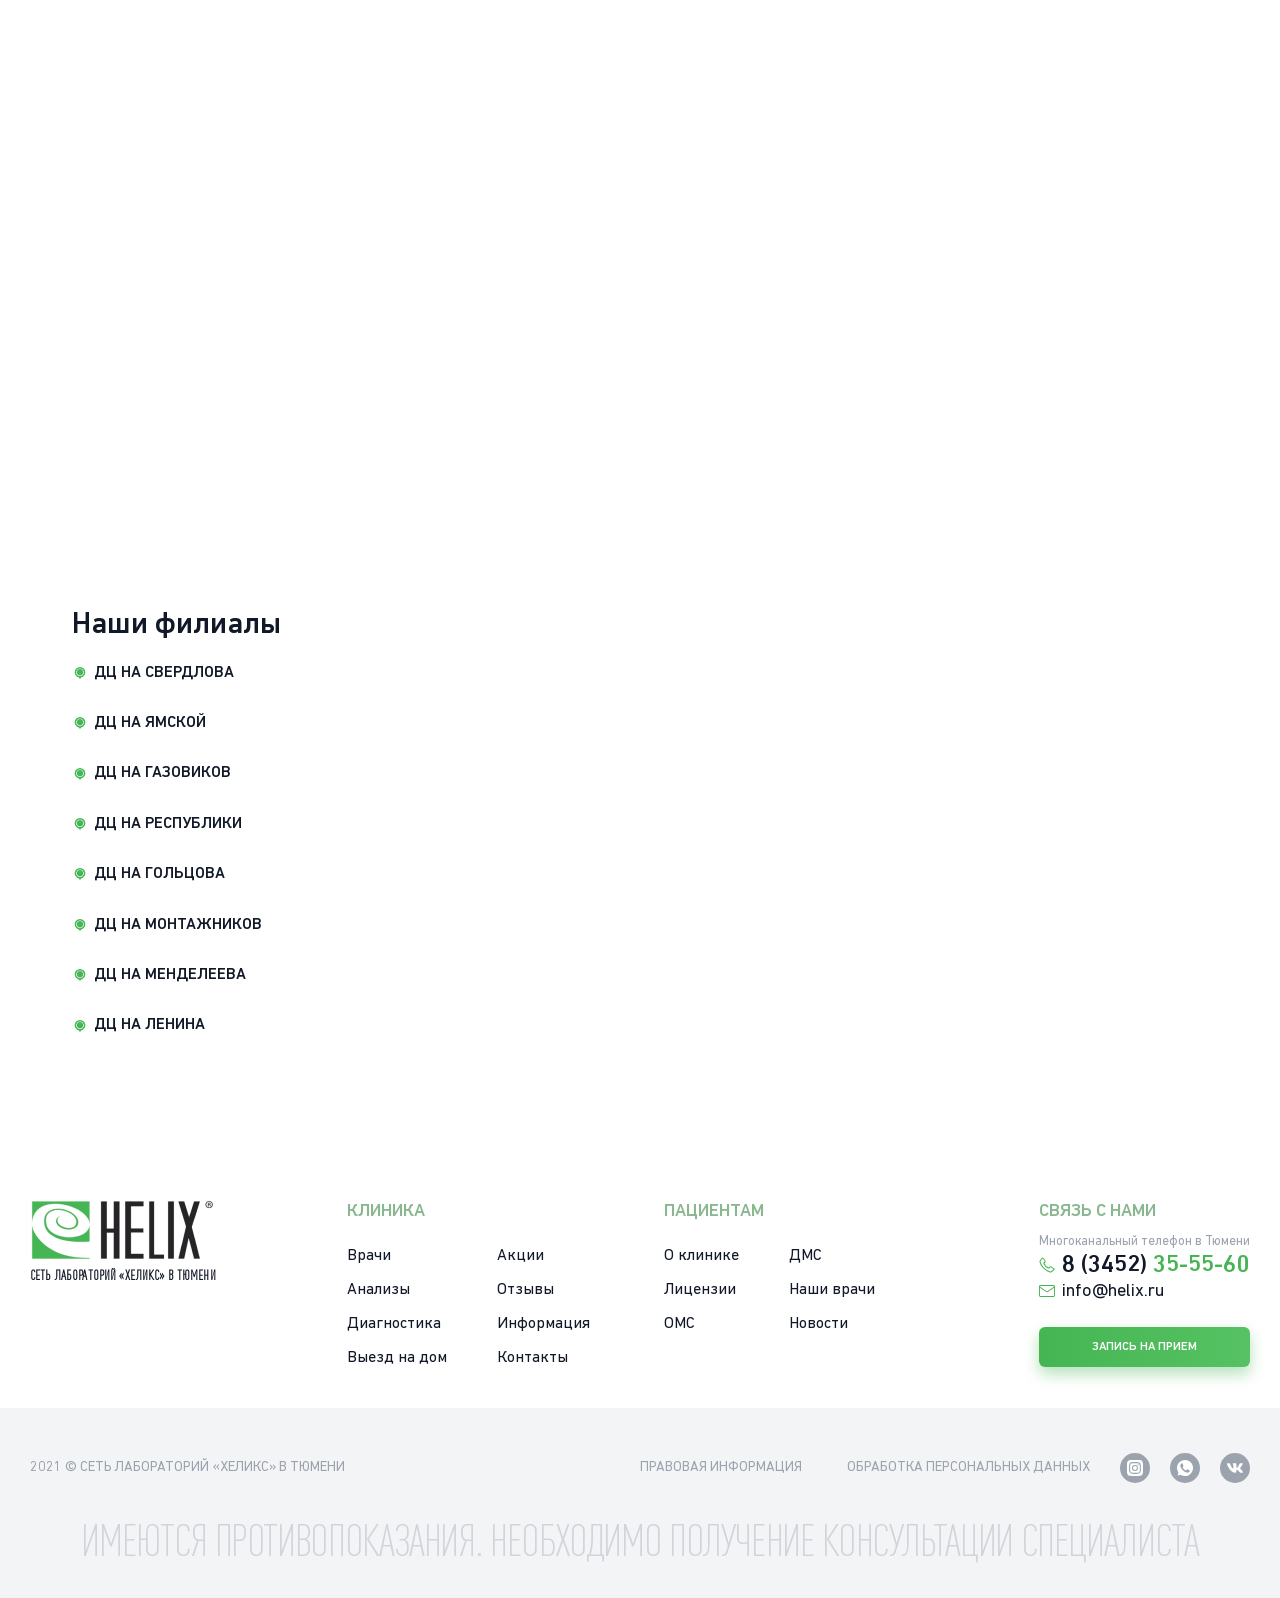
<file: usluga.html>
<!DOCTYPE html>
<html lang="ru">

<head>
    <title>HELIX</title>
    <link rel="icon" href="./img/favicon.ico">
    <meta charset="UTF-8">
    <meta name="viewport" content="width=device-width, initial-scale=1, user-scalable=no">
    <meta name="description" content="Сеть лабораторий 'Хеликс' в Тюмени">
    <meta http-equiv="X-UA-Compatible" content="IE=edge">
    <link rel="preconnect" href="https://fonts.googleapis.com">
    <link rel="preconnect" href="https://fonts.gstatic.com" crossorigin>
    <link
        href="https://fonts.googleapis.com/css2?family=Roboto:ital,wght@0,100;0,300;0,400;0,500;0,700;0,900;1,100;1,300;1,400;1,500;1,700;1,900&display=swap"
        rel="stylesheet">
    <link rel="stylesheet" href="https://unpkg.com/swiper/swiper-bundle.min.css" />
    <link rel="stylesheet" href="css/style.css">
    <script src="https://api-maps.yandex.ru/2.1/?apikey=32934b60-7668-4b0e-b423-d1d9d7bd789d&lang=ru_RU"
        type="text/javascript"></script>
</head>

<body>
    <!-- Главная -->
    <div class="page">
        <!-- Шапка -->
        <header class="header">
    <div class="page__container">
        <div class="header__container">

            <!-- Логотип -->
            <a href="/" class="logo">
                <img src="./img/logo.png" alt="Logo">
                <p>Сеть лабораторий «Хеликс» В ТЮМЕНИ</p>
            </a>

            <!-- Верхнее подменю -->
            <nav class="header__submenu">
                <ul class="header__submenu-list">
                    <li class="header__submenu-item"><a href="#" class="header__submenu-link">О клинике</a>
                    </li>
                    <li class="header__submenu-item"><a href="#" class="header__submenu-link">Лицензии</a>
                    </li>
                    <li class="header__submenu-item"><a href="#" class="header__submenu-link">ОМС</a></li>
                    <li class="header__submenu-item"><a href="#" class="header__submenu-link">Наши врачи</a>
                    </li>
                    <li class="header__submenu-item"><a href="#" class="header__submenu-link">Отзывы</a>
                    </li>
                    <li class="header__submenu-item"><a href="#" class="header__submenu-link">Выезд на
                            дом</a>
                    </li>
                </ul>
            </nav>

            <!-- Слабовидящим -->
            <a class="header__eye">

                <svg class="header__eye-icon">
                    <use href="./img/icons/icons.svg#eye"></use>
                </svg>
                <p>Слабовидящим</p>
            </a>

            <!-- Поиск -->
            <form class="header__search">
                <div class="header__search-close">
                    <span></span><span></span>
                </div>
                <div class="header__search-row">
                    <button class="header__search-submit-mobile">
                        <svg>
                            <use href="./img/icons/icons.svg#search"></use>
                        </svg>
                    </button>
                    <svg class="header__search-only-icon">
                        <use href="./img/icons/icons.svg#search"></use>
                    </svg>
                    <input type="text" class="header__search-input" placeholder="Поиск нужного исследования, врача"
                        minlength="1" name="search" autocomplete="off" />
                </div>
                <button class="header__search-btn">Найти</button>
            </form>

            <!-- Контакты в шапке -->
            <div class="header__contacts">
                <a href="tel:+73452355560" class="phone">
                    <svg>
                        <use href="./img/icons/icons.svg#phone"></use>
                    </svg>
                    <p>8 (3452) <span>35-55-60</span></p>
                </a>
                <a href="#map" class="header__contacts-map">8 центров в Тюмени</a>
            </div>

            <!-- Кнопка -->
            <button data-pointer="signup" class="btn btn_main">Запись на прием</button>

            <!-- Верхнее меню -->
            <nav class="menu">
                <div class="header__burger">
                    <span></span><span></span><span></span>
                </div>
                <ul class="menu__list">
                    <li class="menu__item menu__item-dropdown">
                        <a href="./choose-doctors.html" class="menu__link">Выбрать врача</a>
                        <div class="menu__expand">
                            <div class="menu__expand-layout">
                                <ul class="menu__dropdown">
                                    <li class="menu__dropdown-item"><span
                                            class="menu__dropdown-link menu__dropdown-link_none">Взрослые врачи</span>
                                    </li>
                                    <li class="menu__dropdown-item"><a href="./doctor.html"
                                            class="menu__dropdown-link">Отоларинголог (ЛОР)</a></li>
                                    <li class="menu__dropdown-item"><a href="#"
                                            class="menu__dropdown-link">Дерматовенеролог</a></li>
                                    <li class="menu__dropdown-item"><a href="#" class="menu__dropdown-link">Невролог</a>
                                    </li>
                                    <li class="menu__dropdown-item"><a href="#"
                                            class="menu__dropdown-link">Косметолог</a></li>
                                    <li class="menu__dropdown-item"><a href="#"
                                            class="menu__dropdown-link">Аллерголог-иммунологог</a></li>
                                    <li class="menu__dropdown-item"><a href="#"
                                            class="menu__dropdown-link">Эндокринолог</a></li>
                                    <li class="menu__dropdown-item"><a href="#"
                                            class="menu__dropdown-link">Нутрициолог</a></li>
                                </ul>
                                <ul class="menu__dropdown">
                                    <li class="menu__dropdown-item"><span
                                            class="menu__dropdown-link menu__dropdown-link_none">Детские врачи</span>
                                    </li>
                                    <li class="menu__dropdown-item"><a href="#" class="menu__dropdown-link">Педиатр</a>
                                    </li>
                                    <li class="menu__dropdown-item"><a href="#"
                                            class="menu__dropdown-link">Эндокринолог</a></li>
                                    <li class="menu__dropdown-item"><a href="#" class="menu__dropdown-link">Невролог</a>
                                    </li>
                                    <li class="menu__dropdown-item"><a href="#" class="menu__dropdown-link">Нефролог</a>
                                    </li>
                                </ul>
                            </div>
                        </div>
                    </li>
                    <li class="menu__item"><a href="./uslugi.html" class="menu__link">УЗИ</a></li>
                    <li class="menu__item"><a href="#" class="menu__link">ЭКГ</a></li>
                    <li class="menu__item"><a href="#" class="menu__link">Процедурный кабинет</a></li>
                    <li class="menu__item menu__item-dropdown">
                        <a href="#" class="menu__link">Диагностика</a>
                        <div class="menu__expand">
                            <div class="menu__expand-layout">
                                <ul class="menu__dropdown">
                                    <li class="menu__dropdown-item"><a href="#" class="menu__dropdown-link">Какой-то
                                            пункт</a></li>
                                    <li class="menu__dropdown-item"><a href="#" class="menu__dropdown-link">Какой-то
                                            пункт</a></li>
                                    <li class="menu__dropdown-item"><a href="#" class="menu__dropdown-link">Какой-то
                                            пункт</a></li>
                                    <li class="menu__dropdown-item"><a href="#" class="menu__dropdown-link">Какой-то
                                            пункт</a></li>
                                </ul>
                            </div>
                        </div>
                    </li>
                    <li class="menu__item"><a href="#" class="menu__link">Анализы</a></li>
                    <li class="menu__item"><a href="#" class="menu__link">Акции</a></li>
                    <li class="menu__item menu__item-dropdown">
                        <a href="#" class="menu__link">Пациентам</a>
                        <div class="menu__expand">
                            <div class="menu__expand-layout">
                                <ul class="menu__dropdown">
                                    <li class="menu__dropdown-item"><a href="#" class="menu__dropdown-link">Какой-то
                                            пункт</a></li>
                                    <li class="menu__dropdown-item"><a href="#" class="menu__dropdown-link">Какой-то
                                            пункт</a></li>
                                    <li class="menu__dropdown-item"><a href="#" class="menu__dropdown-link">Какой-то
                                            пункт</a></li>
                                    <li class="menu__dropdown-item"><a href="#" class="menu__dropdown-link">Какой-то
                                            пункт</a></li>
                                </ul>
                            </div>
                        </div>
                    </li>
                    <li class="menu__item"><a href="#" class="menu__link">Контакты</a></li>
                    <li class="menu__item">
                        <a href="#" class="menu__link menu__link_covid">
                            <svg>
                                <use href="./img/icons/icons.svg#virus"></use>
                            </svg>
                            <span>Covid-19</span>
                        </a>
                    </li>
                </ul>
            </nav>
        </div>
    </div>

</header>
        <!-- Хлебные крошки -->
        <div class="breadcrumbs">
    <div class="page__container">
        <ul class="breadcrumbs__list">
            <li class="breadcrumbs__item">
                <a href="./index.html" class="breadcrumbs__link">Главная</a>
            </li>
            <li class="breadcrumbs__item">
                <span class="breadcrumbs__current">Выбрать врача</span>
            </li>
        </ul>
    </div>
</div>

        <main class="main">
            <!-- Заголовок страницы -->
            <div class="page__container">
                <h1 class="page__title">УЗИ желудка</h1>
            </div>
            <!-- WORKAREA -->

            <!-- Услуга Узи -->
            <div class="services">
    <div class="page__container">
        <div class="services__container">
            <div class="services__menu">
                <nav class="left-menu left-menu_selected">
    <p class="left-menu__title">Все услуги</p>
    <ul class="left-menu__list">
        <li class="left-menu__item left-menu__item_dropdown">
            <a href="#" class="left-menu__link">ЭКГ</a>
            <ul class="left-menu__dropdown">
                <li class="left-menu__dropdown-item">
                    <a href="#" class="left-menu__dropdown-link">Какой-то ЭКГ</a>
                </li>
                <li class="left-menu__dropdown-item">
                    <a href="#" class="left-menu__dropdown-link">Какой-то ЭКГ</a>
                </li>
                <li class="left-menu__dropdown-item">
                    <a href="#" class="left-menu__dropdown-link">Какой-то ЭКГ</a>
                </li>
                <li class="left-menu__dropdown-item">
                    <a href="#" class="left-menu__dropdown-link">Какой-то ЭКГ</a>
                </li>
                <li class="left-menu__dropdown-item">
                    <a href="#" class="left-menu__dropdown-link">Какой-то ЭКГ</a>
                </li>
            </ul>
        </li>
        <li class="left-menu__item">
            <a href="#" class="left-menu__link">КТ</a>
        </li>
        <li class="left-menu__item">
            <a href="#" class="left-menu__link">Рентген</a>
        </li>
        <li class="left-menu__item">
            <a href="#" class="left-menu__link">Денситометрия</a>
        </li>
        <li class="left-menu__item">
            <a href="#" class="left-menu__link">Маммография</a>
        </li>
        <li class="left-menu__item">
            <a href="#" class="left-menu__link">Эстетическая гинекология</a>
        </li>
        <li class="left-menu__item">
            <a href="#" class="left-menu__link">ГСГ</a>
        </li>
        <li class="left-menu__item">
            <a href="#" class="left-menu__link">Эндоскопия</a>
        </li>
        <li class="left-menu__item">
            <a href="#" class="left-menu__link">Функциональная диагностика</a>
        </li>
        <li class="left-menu__item">
            <a href="#" class="left-menu__link">Кольпоскопия</a>
        </li>
        <li class="left-menu__item left-menu__item_dropdown">
            <a href="#" class="left-menu__link active">УЗИ</a>
            <ul class="left-menu__dropdown">
                <li class="left-menu__dropdown-item">
                    <a href="#" class="left-menu__dropdown-link">УЗИ при беременности</a>
                </li>
                <li class="left-menu__dropdown-item">
                    <a href="#" class="left-menu__dropdown-link">УЗИ предстательной железы</a>
                </li>
                <li class="left-menu__dropdown-item">
                    <a href="#" class="left-menu__dropdown-link">УЗИ в педиатрии</a>
                </li>
                <li class="left-menu__dropdown-item">
                    <a href="#" class="left-menu__dropdown-link">УЗИ сосудов</a>
                </li>
                <li class="left-menu__dropdown-item">
                    <a href="#" class="left-menu__dropdown-link">УЗИ мочевыделительной системы</a>
                </li>
                <li class="left-menu__dropdown-item">
                    <a href="#" class="left-menu__dropdown-link">УЗИ щитовидной железы</a>
                </li>
                <li class="left-menu__dropdown-item active">
                    <a href="./usluga.html" class="left-menu__dropdown-link">УЗИ органов брюшной полости</a>
                </li>
                <li class="left-menu__dropdown-item">
                    <a href="#" class="left-menu__dropdown-link">УЗИ органов малого таза</a>
                </li>
            </ul>
        </li>
        <li class="left-menu__item">
            <a href="#" class="left-menu__link">Маммология</a>
        </li>
        <li class="left-menu__item">
            <a href="#" class="left-menu__link">Эхокардиография</a>
        </li>
        <li class="left-menu__item">
            <a href="#" class="left-menu__link">Вакцинация</a>
        </li>
        <li class="left-menu__item">
            <a href="#" class="left-menu__link">Инъекции</a>
        </li>
        <li class="left-menu__item">
            <a href="#" class="left-menu__link">Флебология</a>
        </li>
    </ul>
</nav>
            </div>
            <div class="services__service">
                <h3 class="services__service-title">Ультразвуковое исследование (УЗИ) желудка</h3>
                <div class="services__service-right">
                    <div class="price-block light-green-block">
                        <p class="price"><span>1800 ₽</span></p>
                        <button class="btn">Запись на прием</button>
                    </div>
                    <div class="props-block props-block_duration">
                        <svg>
                            <use href="./img/icons/icons.svg#time"></use>
                        </svg>
                        <div>
                            <p>30 минут</p>
                            <p>Длительность обследования</p>
                        </div>
                    </div>
                    <div class="props-block props-block_conclusion">
                        <svg>
                            <use href="./img/icons/icons.svg#calendar"></use>
                        </svg>
                        <div>
                            <p>1 день</p>
                            <p>Подготовка заключения</p>
                        </div>
                    </div>
                </div>


                <div class="content">
                    <h4>Описание</h4>
                    <p>Сегодня проблемы с желудком – явление не редкое. А такое информативное обследование, как УЗИ
                        желудка, один из видов эхографии, помогает выявлять ряд развивающихся в пищеварительном органе
                        патологий. Зачастую гастроэнтеролог может предложить такое исследование во время первого этапа
                        диагностики проблем с системой пищеварения.
                    </p>
                    <h4>Как проходит УЗИ желудка</h4>
                    <p>Пациенту предложат пройти в кабинет и удобно разместиться на кушетке возле аппарата. Бывают
                        случаи, при которых лучше проводить исследование, когда пациент стоит. На исследуемый участок
                        наносят специальный гель и устанавливают датчик прибора в необходимом положении. Перемещая
                        сканирующее устройство под разными углами, врач обследует заднюю и переднюю желудочные стенки.
                    </p>
                    <p>
                        При нормальном состоянии желудка УЗИ показывает в нем наличие незначительного количества
                        жидкости. Такая диагностика дает возможность кроме оценки формы органа еще оценить деформацию, а
                        также размеры стенок. Есть вариант обследования с контрастом для улучшения визуализации. Могут
                        проводиться исследования поочередно: УЗИ пустого желудка и УЗИ наполненного желудка водой с
                        контрастным веществом.
                    </p>
                </div>
                <div class="services__result light-green-block">
                    <div class="services__result-container">
                        <h3>Результаты <b>УЗИ желудка</b> вы получите практически сразу после исследования на
                            электронную почту
                        </h3>
                        <p>По результатам УЗИ вы можете сразу получить направление к узким специалистам и в тот же день
                            записаться на прием.</p>
                        <div class="services__result-btns">
                            <button class="btn">Записаться к гастроэнтерологу</button>
                            <button class="btn">Записаться к ЭНДОКРИНОЛОГУ</button>
                        </div>
                    </div>
                    <img class="services__result-img" src="./img/service-result.png" alt="result">
                </div>
                <div class="content">
                    <h4>Подготовка к УЗИ желудка</h4>
                    <ul>
                        <li>Два дня до назначенного обследования пациенту будет рекомендовано воздержаться от
                            использования в рационе способствующих газообразованию продуктов (бобовых, черного хлеба,
                            сладостей, сдобных изделий, кефира, соков, алкогольных напитков, крепкого чая, кофе,
                            капусты, газированных напитков, свежих овощей и фруктов);</li>
                        <li>ужин накануне такого УЗИ должен быть до 20:00;</li>
                        <li>что касается режима питья, то пить лучше чистую воду в объеме от 1,5 до 2 литров в сутки;
                        </li>
                        <li>иногда врач назначает специальные препараты для снижения образования газов;</li>
                    </ul>
                    <p>Соблюдение этих довольно простых рекомендаций позволит получить объективные результаты УЗИ. А
                        эффективность процедуры – залог правильного диагноза и последующего лечения.</p>
                </div>
            </div>
        </div>
    </div>
</div>

            <!-- Врачи, проводящие УЗИ -->
            <section class="doctors doctors_main section_bt">
    <div class="page__container">

        <div class="section__top">
            <h2 class="section__title">Врачи проводящие ультразвуковое исследование (УЗИ)</h2>
        </div>
        <ul class="doctors__list doctors__list_uslugi _anim-items _anim-no-hide">
            
            <li class="doctors__item">
                <a href="#"><img class="doctors__photo" src="./img/doctor.png" alt="#"></a>
                <div class="doctors__description">
                    <p class="doctors__post">Врач хирург</p>
                    <a href="#">
                        <h3 class="doctors__name">Петров Иван Иванович</h3>
                    </a>
                    <p class="doctors__experience">Стаж работы 10 лет</p>
                    <ul class="list doctors__lists">
                        <li class="list-item">
                            
                                <svg class="ellipse-icon">
                                    <use href="./img/icons/icons.svg#ellipse-full"></use>
                                </svg>
                                <span class="list-text">ДЦ на Ямской</span>
                           
                        </li>
                        <li class="list-item">
                           
                                <svg class="ellipse-icon">
                                    <use href="./img/icons/icons.svg#ellipse-full"></use>
                                </svg>
                                <span class="list-text">ДЦ на Гольцова</span>
                          
                        </li>
                    </ul>
                    <button class="btn btn_white">Записаться</button>
                </div>
            </li>
            <li class="doctors__item">
                <a href="#"><img class="doctors__photo" src="./img/doctor.png" alt="#"></a>
                <div class="doctors__description">
                    <p class="doctors__post">Врач хирург</p>
                    <a href="#">
                        <h3 class="doctors__name">Петров Иван Иванович</h3>
                    </a>
                    <p class="doctors__experience">Стаж работы 10 лет</p>
                    <ul class="list doctors__lists">
                        <li class="list-item">
                            
                                <svg class="ellipse-icon">
                                    <use href="./img/icons/icons.svg#ellipse-full"></use>
                                </svg>
                                <span class="list-text">ДЦ на Ямской</span>
                         
                        </li>
                        <li class="list-item">
                          
                                <svg class="ellipse-icon">
                                    <use href="./img/icons/icons.svg#ellipse-full"></use>
                                </svg>
                                <span class="list-text">ДЦ на Гольцова</span>
                         
                        </li>
                    </ul>
                    <button class="btn btn_white">Записаться</button>
                </div>
            </li>
            <li class="doctors__item">
                <a href="#"><img class="doctors__photo" src="./img/doctor.png" alt="#"></a>
                <div class="doctors__description">
                    <p class="doctors__post">Врач хирург</p>
                    <a href="#">
                        <h3 class="doctors__name">Петров Иван Иванович</h3>
                    </a>
                    <p class="doctors__experience">Стаж работы 10 лет</p>
                    <ul class="list doctors__lists">
                        <li class="list-item">
                           
                                <svg class="ellipse-icon">
                                    <use href="./img/icons/icons.svg#ellipse-full"></use>
                                </svg>
                                <span class="list-text">ДЦ на Ямской</span>
                       
                        </li>
                        <li class="list-item">
                          
                                <svg class="ellipse-icon">
                                    <use href="./img/icons/icons.svg#ellipse-full"></use>
                                </svg>
                                <span class="list-text">ДЦ на Гольцова</span>
                       
                        </li>
                    </ul>
                    <button class="btn btn_white">Записаться</button>
                </div>
            </li>
        </ul>
    </div>
</section>

            <!-- Запись на узи -->
            <div class="page__container">
                <div class="signup light-green-block">
    <img class="signup__img" src="./img/uzi-signup.png" alt="signup">
    <h2>Запись на УЗИ</h2>
    <p>Узнать подробности проведения процедуры, цены УЗИ и записаться на консультацию специалиста Вы можете по телефону.</p>
    <a href="tel:+73452355560" class="phone">
        <svg>
            <use href="./img/icons/icons.svg#phone"></use>
        </svg>
        <p>8 (3452) <span>35-55-60</span></p>
    </a>
    <button class="btn">Заказать обратный звонок</button>
</div>
            </div>
            


            <!-- Лицензии -->
            <section class="licenses licenses_main _anim-items _anim-no-hide">
    <div class="page__container">
        <h2 class="section__title">Лицензии</h2>
        <div class="licenses__container-for-arrows">
            <div class="swiper-button-next"></div>
            <div class="swiper-button-prev"></div>
            <div class="swiper swiper-licenses">

                <div class="swiper-wrapper">
                    <div class="swiper-slide">
                        <div class="licenses__item">
                            <img data-pointer="photo" class="licenses__img" src="./img/license.png" alt="license">
                        </div>
                    </div>
                    <div class="swiper-slide">
                        <div class="licenses__item">
                            <img data-pointer="photo" class="licenses__img" src="./img/license.png" alt="license">
                        </div>
                    </div>
                    <div class="swiper-slide">
                        <div class="licenses__item">
                            <img data-pointer="photo" class="licenses__img" src="./img/license.png" alt="license">
                        </div>
                    </div>
                    <div class="swiper-slide">
                        <div class="licenses__item">
                            <img data-pointer="photo" class="licenses__img" src="./img/license.png" alt="license">
                        </div>
                    </div>
                    <div class="swiper-slide">
                        <div class="licenses__item">
                            <img data-pointer="photo" class="licenses__img" src="./img/license.png" alt="license">
                        </div>
                    </div>
                    <div class="swiper-slide">
                        <div class="licenses__item">
                            <img data-pointer="photo" class="licenses__img" src="./img/license.png" alt="license">
                        </div>
                    </div>
                    <div class="swiper-slide">
                        <div class="licenses__item">
                            <img data-pointer="photo" class="licenses__img" src="./img/license.png" alt="license">
                        </div>
                    </div>
                    <div class="swiper-slide">
                        <div class="licenses__item">
                            <img data-pointer="photo" class="licenses__img" src="./img/license.png" alt="license">
                        </div>
                    </div>
                    <div class="swiper-slide">
                        <div class="licenses__item">
                            <img data-pointer="photo" class="licenses__img" src="./img/license.png" alt="license">
                        </div>
                    </div>

                </div>
                <div class="swiper-scrollbar"></div>
            </div>
        </div>


    </div>

</section>
        </main>
        <div id="map" class="maps">
    <div class="page__container maps__container">
        <div class="maps__absolute">
            <h2 class="maps__absolute-title">Наши филиалы</h2>
            <ul class="list">
                <li class="list-item">
                    <a data-map="1">
                        <svg class="ellipse-icon">
                            <use href="./img/icons/icons.svg#map-icon"></use>
                        </svg>
                        <span class="list-text">ДЦ на Свердлова</span>
                    </a>
                </li>
                <li class="list-item">
                    <a data-map="2">
                        <svg class="ellipse-icon">
                            <use href="./img/icons/icons.svg#map-icon"></use>
                        </svg>
                        <span class="list-text">ДЦ на Ямской</span>
                    </a>
                </li>
                <li class="list-item">
                    <a data-map="3">
                        <svg class="ellipse-icon">
                            <use href="./img/icons/icons.svg#map-icon"></use>
                        </svg>
                        <span class="list-text">ДЦ на Газовиков</span>
                    </a>
                </li>
                <li class="list-item">
                    <a data-map="4">
                        <svg class="ellipse-icon">
                            <use href="./img/icons/icons.svg#map-icon"></use>
                        </svg>
                        <span class="list-text">ДЦ на Республики</span>
                    </a>
                </li>
                <li class="list-item">
                    <a data-map="5">
                        <svg class="ellipse-icon">
                            <use href="./img/icons/icons.svg#map-icon"></use>
                        </svg>
                        <span class="list-text">ДЦ на Гольцова</span>
                    </a>
                </li>
                <li class="list-item">
                    <a data-map="6">
                        <svg class="ellipse-icon">
                            <use href="./img/icons/icons.svg#map-icon"></use>
                        </svg>
                        <span class="list-text">ДЦ на Монтажников</span>
                    </a>
                </li>
                <li class="list-item">
                    <a data-map="7">
                        <svg class="ellipse-icon">
                            <use href="./img/icons/icons.svg#map-icon"></use>
                        </svg>
                        <span class="list-text">ДЦ на Менделеева</span>
                    </a>
                </li>
                <li class="list-item">
                    <a data-map="8">
                        <svg class="ellipse-icon">
                            <use href="./img/icons/icons.svg#map-icon"></use>
                        </svg>
                        <!-- Университетская или Ленина? -->
                        <span class="list-text">ДЦ на Ленина</span>
                    </a>
                </li>
            </ul>
        </div>
    </div>

</div>
        <footer class="footer">
    <div class="footer__top">
        <div class="page__container footer__grid">
            <a href="/" class="logo">
                <img src="./img/logo.png" alt="Logo">
                <p>Сеть лабораторий «Хеликс» В ТЮМЕНИ</p>
            </a>
            <nav class="footer__menu">
                <p class="footer__grid-title">Клиника</p>
                <ul class="footer__menu-list">
                    <li><a href="#">Врачи</a></li>
                    <li><a href="#">Акции</a></li>
                    <li><a href="#">Анализы</a></li>
                    <li><a href="#">Отзывы</a></li>
                    <li><a href="#">Диагностика</a></li>
                    <li><a href="#">Информация</a></li>
                    <li><a href="#">Выезд на дом</a></li>
                    <li><a href="#">Контакты</a></li>
                </ul>
            </nav>
            <nav class="footer__menu">
                <p class="footer__grid-title">Пациентам</p>
                <ul class="footer__menu-list">
                    <li><a href="#">О клинике</a></li>
                    <li><a href="#">ДМС</a></li>
                    <li><a href="#">Лицензии</a></li>
                    <li><a href="#">Наши врачи</a></li>
                    <li><a href="#">ОМС</a></li>
                    <li><a href="#">Новости</a></li>
                </ul>
            </nav>
            <div class="footer__contacts">
                <p class="footer__grid-title">Связь с нами</p>
                <p class="footer__contacts-number">Многоканальный телефон в Тюмени </p>
                <a href="tel:+73452355560" class="phone">
                    <svg>
                        <use href="./img/icons/icons.svg#phone"></use>
                    </svg>
                    <p>8 (3452) <span>35-55-60</span></p>
                </a>
                <a href="mailto:info@helix.ru" class="email">
                    <svg>
                        <use href="./img/icons/icons.svg#email"></use>
                    </svg>
                    <p>info@helix.ru</p>
                </a>
                <button data-pointer="signup" class="btn btn_main">Запись на прием</button>
            </div>
        </div>
    </div>
    <div class="footer__bottom">
        <div class="page__container">
            <div class="footer__additionally">
                <p class="footer__copyright">2021 © Сеть лабораторий «Хеликс» В ТЮМЕНИ </p>
                <div class="footer__info">
                    <ul class="footer__info-list">
                        <li><a href="#">Правовая информация</a></li>
                        <li><a href="#">Обработка персональных данных</a></li>
                    </ul>
                    
                </div>
                <ul class="footer__social">
                    <!-- Instagram -->
                    <li>
                        <a target="_blank" href="#">
                            <svg>
                                <use href="./img/icons/icons.svg#instagram"></use>
                            </svg>
                        </a>
                    </li>
                    <!-- Whatsapp -->
                    <li>
                        <a target="_blank" href="#">
                            <svg>
                                <use href="./img/icons/icons.svg#whatsapp"></use>
                            </svg>
                        </a>
                    </li>
                    <!-- ВК -->
                    <li>
                        <a target="_blank" href="#">
                            <svg>
                                <use href="./img/icons/icons.svg#vk"></use>
                            </svg>
                        </a>
                    </li>
                </ul>
            </div>
            <p class="contraindications footer__contraindications">ИМЕЮТСЯ ПРОТИВОПОКАЗАНИЯ. НЕОБХОДИМО ПОЛУЧЕНИЕ
                КОНСУЛЬТАЦИИ СПЕЦИАЛИСТА
            </p>
        </div>
    </div>
</footer>

        

    </div>

    <div id="signup" class="popup">
        <div class="popup__container">
            <div class="popup__content">
                <form class="form">
                    <img src="./img/form-signup.png" alt="Записаться" class="form__img">
                    <h3 class="form__title">Записаться на прием</h3>
                    <ul class="form__rows">
                        <li class="form__row">
                            <input type="text" autocomplete="off" placeholder="Ваше имя" name="name" required
                                minlength="3" maxlength="20" class="form__input">
                        </li>
                        <li class="form__row">
                            <label for="phone" class="form__label">Телефон</label>
                            <input type="tel" autocomplete="off" required name="phone" id="phone"
                                placeholder="+7 900 550 50 50" class="form__input">
                        </li>
                    </ul>
                    <button class="btn">Записаться</button>
                    <p class="form__politics">Нажимая на кпопку «Записаться» вы соглашаетесь на <a href="#">политику
                            обработки данных</a></p>
                </form>
            </div>
            <button class="popup__close">&#10006;</button>
        </div>
    </div>

    <div id="photo" class="popup">
        <div class="popup__container">
            <div class="popup__content">
                <img src="./img/test1.png" alt="Image" class="popup__img">
            </div>
            <button class="popup__close">&#10006;</button>

        </div>
    </div>

    <script src="js/jquery-3.6.0.min.js"></script>
    <script src="js/jquery.maskedinput.min.js"></script>
    <script src="https://unpkg.com/swiper/swiper-bundle.min.js"></script>
    <script src="js/script.js"></script>
</body>

</html>
</file>
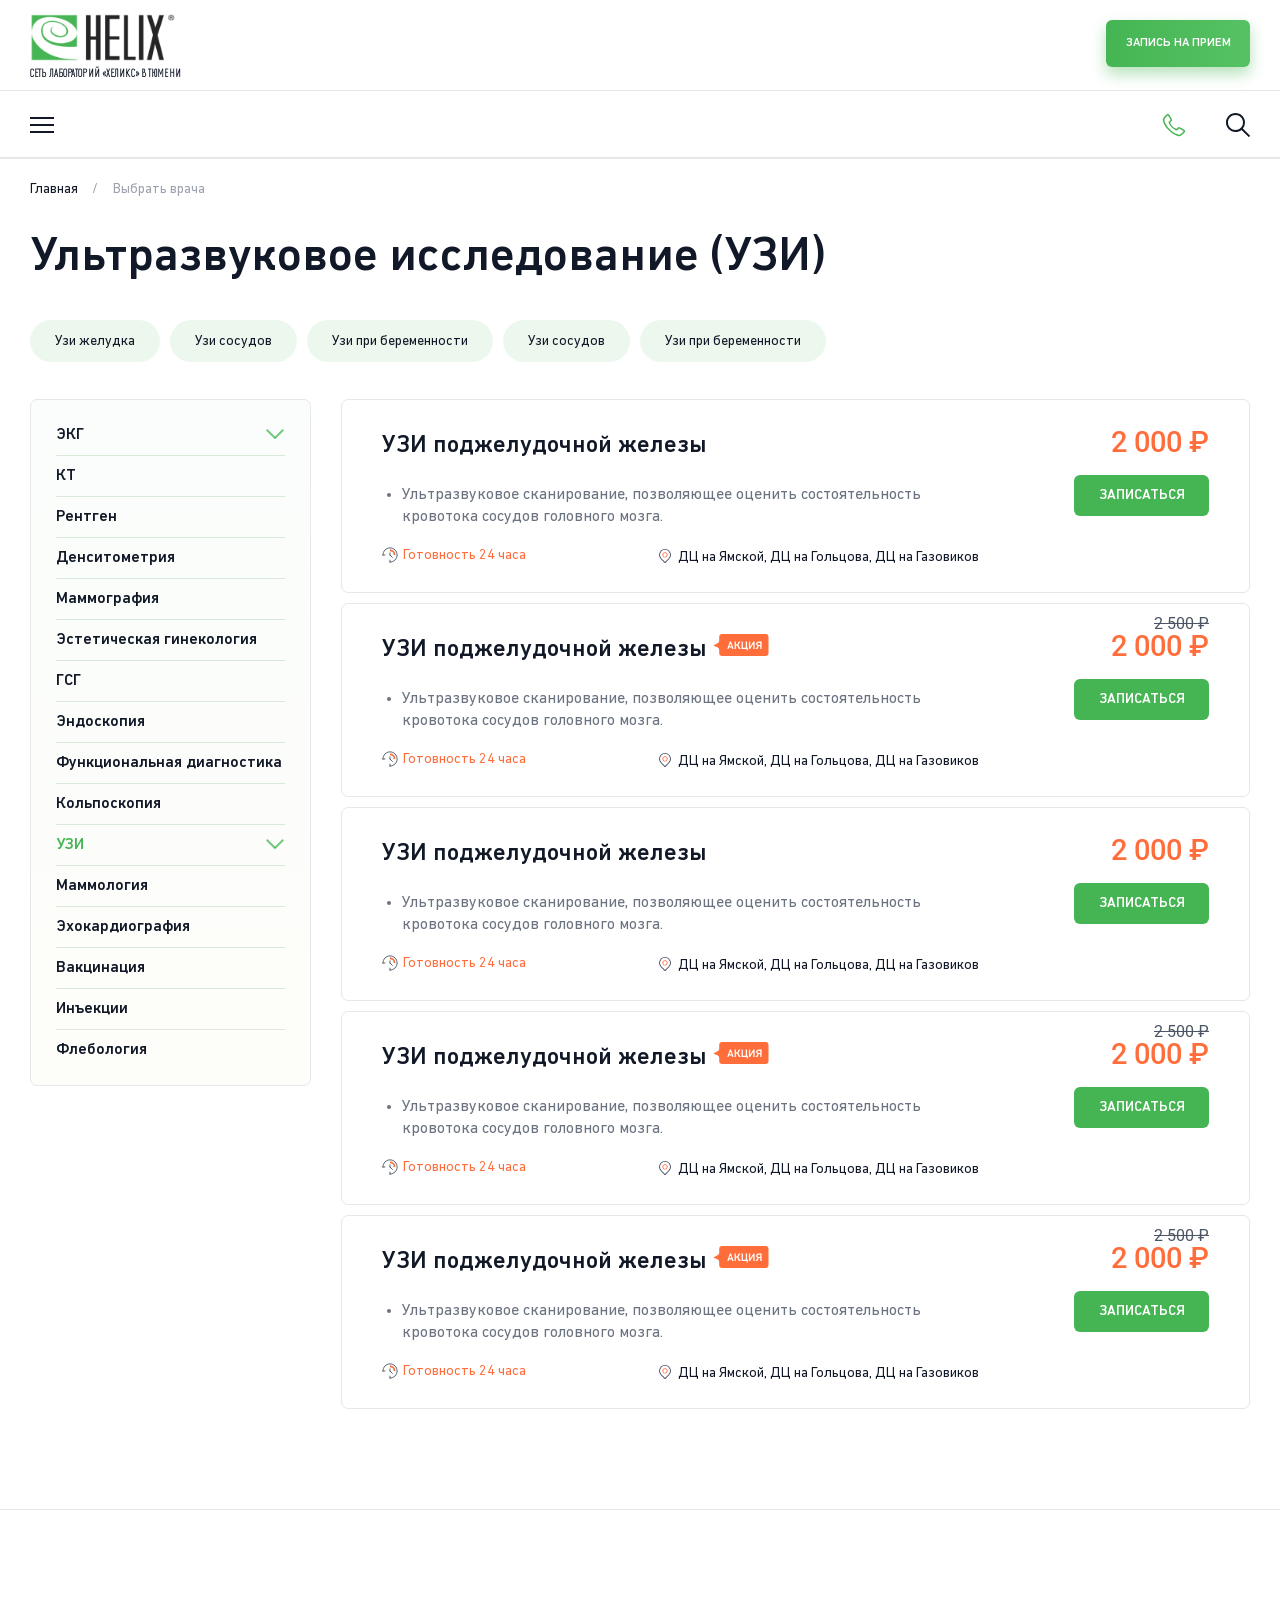
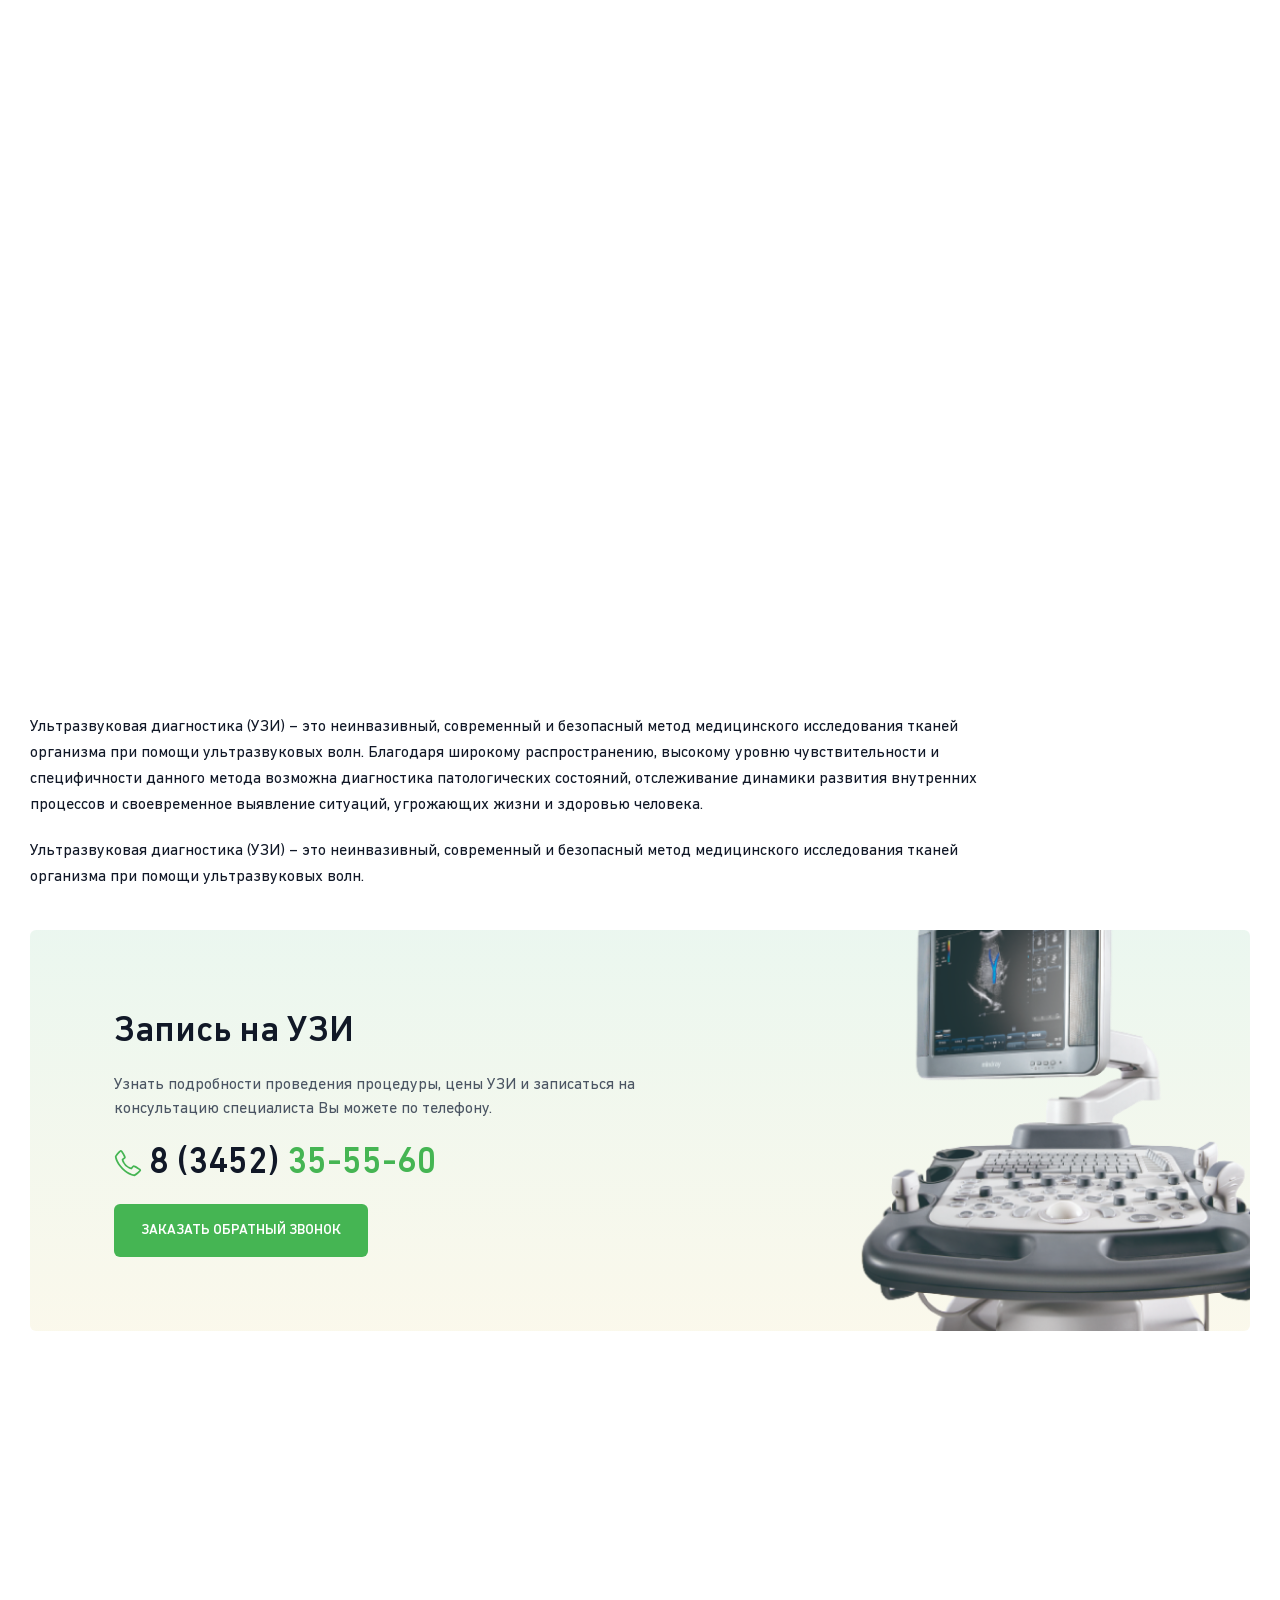
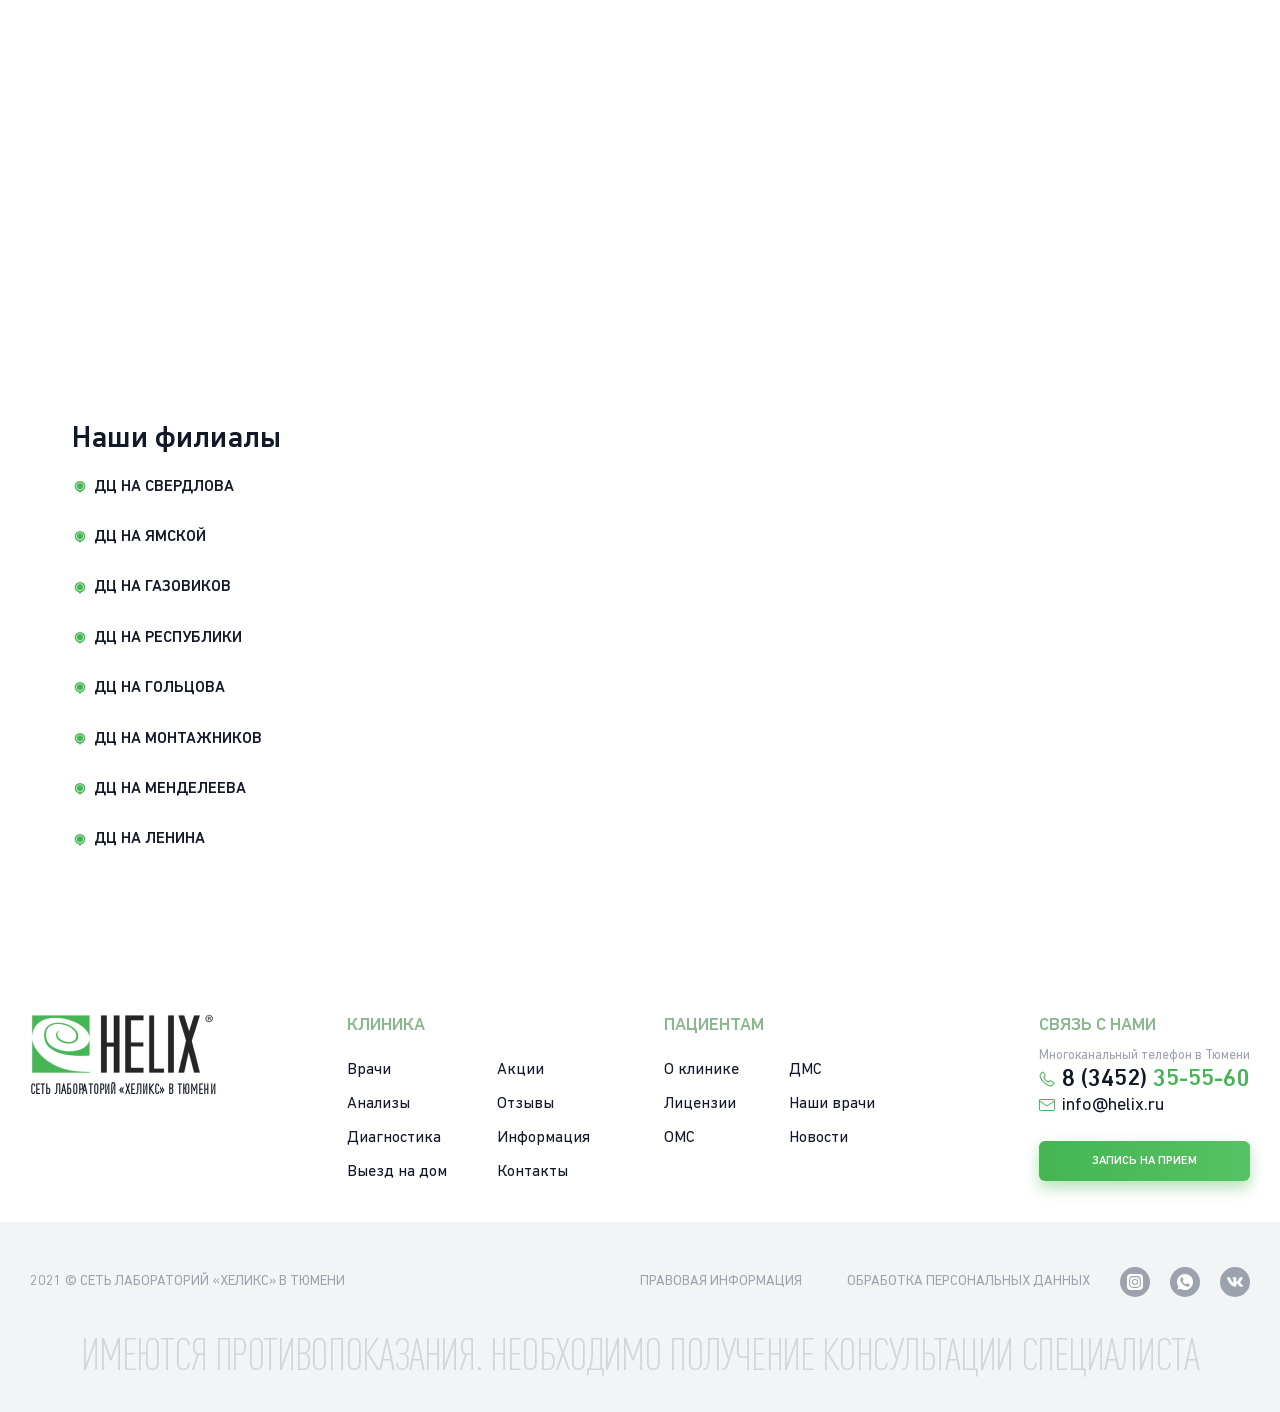
<file: uslugi.html>
<!DOCTYPE html>
<html lang="ru">

<head>
    <title>HELIX</title>
    <link rel="icon" href="./img/favicon.ico">
    <meta charset="UTF-8">
    <meta name="viewport" content="width=device-width, initial-scale=1, user-scalable=no">
    <meta name="description" content="Сеть лабораторий 'Хеликс' в Тюмени">
    <meta http-equiv="X-UA-Compatible" content="IE=edge">
    <link rel="preconnect" href="https://fonts.googleapis.com">
    <link rel="preconnect" href="https://fonts.gstatic.com" crossorigin>
    <link
        href="https://fonts.googleapis.com/css2?family=Roboto:ital,wght@0,100;0,300;0,400;0,500;0,700;0,900;1,100;1,300;1,400;1,500;1,700;1,900&display=swap"
        rel="stylesheet">
    <link rel="stylesheet" href="https://unpkg.com/swiper/swiper-bundle.min.css" />
    <link rel="stylesheet" href="css/style.css">
    <script src="https://api-maps.yandex.ru/2.1/?apikey=32934b60-7668-4b0e-b423-d1d9d7bd789d&lang=ru_RU"
        type="text/javascript"></script>
</head>

<body>
    <!-- Главная -->
    <div class="page">
        <!-- Шапка -->
        <header class="header">
    <div class="page__container">
        <div class="header__container">

            <!-- Логотип -->
            <a href="/" class="logo">
                <img src="./img/logo.png" alt="Logo">
                <p>Сеть лабораторий «Хеликс» В ТЮМЕНИ</p>
            </a>

            <!-- Верхнее подменю -->
            <nav class="header__submenu">
                <ul class="header__submenu-list">
                    <li class="header__submenu-item"><a href="#" class="header__submenu-link">О клинике</a>
                    </li>
                    <li class="header__submenu-item"><a href="#" class="header__submenu-link">Лицензии</a>
                    </li>
                    <li class="header__submenu-item"><a href="#" class="header__submenu-link">ОМС</a></li>
                    <li class="header__submenu-item"><a href="#" class="header__submenu-link">Наши врачи</a>
                    </li>
                    <li class="header__submenu-item"><a href="#" class="header__submenu-link">Отзывы</a>
                    </li>
                    <li class="header__submenu-item"><a href="#" class="header__submenu-link">Выезд на
                            дом</a>
                    </li>
                </ul>
            </nav>

            <!-- Слабовидящим -->
            <a class="header__eye">

                <svg class="header__eye-icon">
                    <use href="./img/icons/icons.svg#eye"></use>
                </svg>
                <p>Слабовидящим</p>
            </a>

            <!-- Поиск -->
            <form class="header__search">
                <div class="header__search-close">
                    <span></span><span></span>
                </div>
                <div class="header__search-row">
                    <button class="header__search-submit-mobile">
                        <svg>
                            <use href="./img/icons/icons.svg#search"></use>
                        </svg>
                    </button>
                    <svg class="header__search-only-icon">
                        <use href="./img/icons/icons.svg#search"></use>
                    </svg>
                    <input type="text" class="header__search-input" placeholder="Поиск нужного исследования, врача"
                        minlength="1" name="search" autocomplete="off" />
                </div>
                <button class="header__search-btn">Найти</button>
            </form>

            <!-- Контакты в шапке -->
            <div class="header__contacts">
                <a href="tel:+73452355560" class="phone">
                    <svg>
                        <use href="./img/icons/icons.svg#phone"></use>
                    </svg>
                    <p>8 (3452) <span>35-55-60</span></p>
                </a>
                <a href="#map" class="header__contacts-map">8 центров в Тюмени</a>
            </div>

            <!-- Кнопка -->
            <button data-pointer="signup" class="btn btn_main">Запись на прием</button>

            <!-- Верхнее меню -->
            <nav class="menu">
                <div class="header__burger">
                    <span></span><span></span><span></span>
                </div>
                <ul class="menu__list">
                    <li class="menu__item menu__item-dropdown">
                        <a href="./choose-doctors.html" class="menu__link">Выбрать врача</a>
                        <div class="menu__expand">
                            <div class="menu__expand-layout">
                                <ul class="menu__dropdown">
                                    <li class="menu__dropdown-item"><span
                                            class="menu__dropdown-link menu__dropdown-link_none">Взрослые врачи</span>
                                    </li>
                                    <li class="menu__dropdown-item"><a href="./doctor.html"
                                            class="menu__dropdown-link">Отоларинголог (ЛОР)</a></li>
                                    <li class="menu__dropdown-item"><a href="#"
                                            class="menu__dropdown-link">Дерматовенеролог</a></li>
                                    <li class="menu__dropdown-item"><a href="#" class="menu__dropdown-link">Невролог</a>
                                    </li>
                                    <li class="menu__dropdown-item"><a href="#"
                                            class="menu__dropdown-link">Косметолог</a></li>
                                    <li class="menu__dropdown-item"><a href="#"
                                            class="menu__dropdown-link">Аллерголог-иммунологог</a></li>
                                    <li class="menu__dropdown-item"><a href="#"
                                            class="menu__dropdown-link">Эндокринолог</a></li>
                                    <li class="menu__dropdown-item"><a href="#"
                                            class="menu__dropdown-link">Нутрициолог</a></li>
                                </ul>
                                <ul class="menu__dropdown">
                                    <li class="menu__dropdown-item"><span
                                            class="menu__dropdown-link menu__dropdown-link_none">Детские врачи</span>
                                    </li>
                                    <li class="menu__dropdown-item"><a href="#" class="menu__dropdown-link">Педиатр</a>
                                    </li>
                                    <li class="menu__dropdown-item"><a href="#"
                                            class="menu__dropdown-link">Эндокринолог</a></li>
                                    <li class="menu__dropdown-item"><a href="#" class="menu__dropdown-link">Невролог</a>
                                    </li>
                                    <li class="menu__dropdown-item"><a href="#" class="menu__dropdown-link">Нефролог</a>
                                    </li>
                                </ul>
                            </div>
                        </div>
                    </li>
                    <li class="menu__item"><a href="./uslugi.html" class="menu__link">УЗИ</a></li>
                    <li class="menu__item"><a href="#" class="menu__link">ЭКГ</a></li>
                    <li class="menu__item"><a href="#" class="menu__link">Процедурный кабинет</a></li>
                    <li class="menu__item menu__item-dropdown">
                        <a href="#" class="menu__link">Диагностика</a>
                        <div class="menu__expand">
                            <div class="menu__expand-layout">
                                <ul class="menu__dropdown">
                                    <li class="menu__dropdown-item"><a href="#" class="menu__dropdown-link">Какой-то
                                            пункт</a></li>
                                    <li class="menu__dropdown-item"><a href="#" class="menu__dropdown-link">Какой-то
                                            пункт</a></li>
                                    <li class="menu__dropdown-item"><a href="#" class="menu__dropdown-link">Какой-то
                                            пункт</a></li>
                                    <li class="menu__dropdown-item"><a href="#" class="menu__dropdown-link">Какой-то
                                            пункт</a></li>
                                </ul>
                            </div>
                        </div>
                    </li>
                    <li class="menu__item"><a href="#" class="menu__link">Анализы</a></li>
                    <li class="menu__item"><a href="#" class="menu__link">Акции</a></li>
                    <li class="menu__item menu__item-dropdown">
                        <a href="#" class="menu__link">Пациентам</a>
                        <div class="menu__expand">
                            <div class="menu__expand-layout">
                                <ul class="menu__dropdown">
                                    <li class="menu__dropdown-item"><a href="#" class="menu__dropdown-link">Какой-то
                                            пункт</a></li>
                                    <li class="menu__dropdown-item"><a href="#" class="menu__dropdown-link">Какой-то
                                            пункт</a></li>
                                    <li class="menu__dropdown-item"><a href="#" class="menu__dropdown-link">Какой-то
                                            пункт</a></li>
                                    <li class="menu__dropdown-item"><a href="#" class="menu__dropdown-link">Какой-то
                                            пункт</a></li>
                                </ul>
                            </div>
                        </div>
                    </li>
                    <li class="menu__item"><a href="#" class="menu__link">Контакты</a></li>
                    <li class="menu__item">
                        <a href="#" class="menu__link menu__link_covid">
                            <svg>
                                <use href="./img/icons/icons.svg#virus"></use>
                            </svg>
                            <span>Covid-19</span>
                        </a>
                    </li>
                </ul>
            </nav>
        </div>
    </div>

</header>
        <!-- Хлебные крошки -->
        <div class="breadcrumbs">
    <div class="page__container">
        <ul class="breadcrumbs__list">
            <li class="breadcrumbs__item">
                <a href="./index.html" class="breadcrumbs__link">Главная</a>
            </li>
            <li class="breadcrumbs__item">
                <span class="breadcrumbs__current">Выбрать врача</span>
            </li>
        </ul>
    </div>
</div>

        <main class="main">
            <!-- Заголовок страницы -->
            <div class="page__container">
                <h1 class="page__title">Ультразвуковое исследование (УЗИ)</h1>
            </div>
            <!-- WORKAREA -->

            <!-- Услуги Узи -->
            <div class="services">
    <div class="page__container hash">
        <ul class="services__hashtags">
            <li class="services__hashtag">
                <a href="./usluga.html" class="services__hashtag-link">Узи желудка</a>
            </li>
            <li class="services__hashtag">
                <a href="#" class="services__hashtag-link">Узи сосудов</a>
            </li>
            <li class="services__hashtag">
                <a href="#" class="services__hashtag-link">Узи при беременности</a>
            </li>
            <li class="services__hashtag">
                <a href="#" class="services__hashtag-link">Узи сосудов</a>
            </li>
            <li class="services__hashtag">
                <a href="#" class="services__hashtag-link">Узи при беременности</a>
            </li>
        </ul>
    </div>

    <div class="page__container">
        <div class="services__container">
            <aside class="services__menu">
                <nav class="left-menu left-menu_selected">
    <p class="left-menu__title">Все услуги</p>
    <ul class="left-menu__list">
        <li class="left-menu__item left-menu__item_dropdown">
            <a href="#" class="left-menu__link">ЭКГ</a>
            <ul class="left-menu__dropdown">
                <li class="left-menu__dropdown-item">
                    <a href="#" class="left-menu__dropdown-link">Какой-то ЭКГ</a>
                </li>
                <li class="left-menu__dropdown-item">
                    <a href="#" class="left-menu__dropdown-link">Какой-то ЭКГ</a>
                </li>
                <li class="left-menu__dropdown-item">
                    <a href="#" class="left-menu__dropdown-link">Какой-то ЭКГ</a>
                </li>
                <li class="left-menu__dropdown-item">
                    <a href="#" class="left-menu__dropdown-link">Какой-то ЭКГ</a>
                </li>
                <li class="left-menu__dropdown-item">
                    <a href="#" class="left-menu__dropdown-link">Какой-то ЭКГ</a>
                </li>
            </ul>
        </li>
        <li class="left-menu__item">
            <a href="#" class="left-menu__link">КТ</a>
        </li>
        <li class="left-menu__item">
            <a href="#" class="left-menu__link">Рентген</a>
        </li>
        <li class="left-menu__item">
            <a href="#" class="left-menu__link">Денситометрия</a>
        </li>
        <li class="left-menu__item">
            <a href="#" class="left-menu__link">Маммография</a>
        </li>
        <li class="left-menu__item">
            <a href="#" class="left-menu__link">Эстетическая гинекология</a>
        </li>
        <li class="left-menu__item">
            <a href="#" class="left-menu__link">ГСГ</a>
        </li>
        <li class="left-menu__item">
            <a href="#" class="left-menu__link">Эндоскопия</a>
        </li>
        <li class="left-menu__item">
            <a href="#" class="left-menu__link">Функциональная диагностика</a>
        </li>
        <li class="left-menu__item">
            <a href="#" class="left-menu__link">Кольпоскопия</a>
        </li>
        <li class="left-menu__item left-menu__item_dropdown">
            <a href="#" class="left-menu__link active">УЗИ</a>
            <ul class="left-menu__dropdown">
                <li class="left-menu__dropdown-item">
                    <a href="#" class="left-menu__dropdown-link">УЗИ при беременности</a>
                </li>
                <li class="left-menu__dropdown-item">
                    <a href="#" class="left-menu__dropdown-link">УЗИ предстательной железы</a>
                </li>
                <li class="left-menu__dropdown-item">
                    <a href="#" class="left-menu__dropdown-link">УЗИ в педиатрии</a>
                </li>
                <li class="left-menu__dropdown-item">
                    <a href="#" class="left-menu__dropdown-link">УЗИ сосудов</a>
                </li>
                <li class="left-menu__dropdown-item">
                    <a href="#" class="left-menu__dropdown-link">УЗИ мочевыделительной системы</a>
                </li>
                <li class="left-menu__dropdown-item">
                    <a href="#" class="left-menu__dropdown-link">УЗИ щитовидной железы</a>
                </li>
                <li class="left-menu__dropdown-item active">
                    <a href="./usluga.html" class="left-menu__dropdown-link">УЗИ органов брюшной полости</a>
                </li>
                <li class="left-menu__dropdown-item">
                    <a href="#" class="left-menu__dropdown-link">УЗИ органов малого таза</a>
                </li>
            </ul>
        </li>
        <li class="left-menu__item">
            <a href="#" class="left-menu__link">Маммология</a>
        </li>
        <li class="left-menu__item">
            <a href="#" class="left-menu__link">Эхокардиография</a>
        </li>
        <li class="left-menu__item">
            <a href="#" class="left-menu__link">Вакцинация</a>
        </li>
        <li class="left-menu__item">
            <a href="#" class="left-menu__link">Инъекции</a>
        </li>
        <li class="left-menu__item">
            <a href="#" class="left-menu__link">Флебология</a>
        </li>
    </ul>
</nav>
            </aside>

            <ul class="services__list">
                <li class="services__item">
                    <h3 class="services__item-title">УЗИ поджелудочной железы</h3>
                    <ul class="services__item-description">
                        <li>Ультразвуковое сканирование, позволяющее оценить состоятельность кровотока сосудов головного
                            мозга.</li>
                    </ul>
                    <div class="services__item-ready">
                        <svg class="time-icon">
                            <use href="./img/icons/icons.svg#time"></use>
                        </svg>
                        <span>Готовность 24 часа</span>
                    </div>
                    <div class="services__location">
                        <svg class="orange-map-icon">
                            <use href="./img/icons/icons.svg#map-orange"></use>
                        </svg>
                        <span>ДЦ на Ямской, ДЦ на Гольцова, ДЦ на Газовиков
                        </span>
                    </div>
                    <p class="price"><span>2 000 ₽</span></p>
                    <button class="btn">Записаться</button>
                </li>
                <li class="services__item">
                    <h3 class="services__item-title">УЗИ поджелудочной железы <svg class="sale-icon">
                            <use href="./img/icons/icons.svg#action"></use>
                        </svg></h3>
                    <ul class="services__item-description">
                        <li>Ультразвуковое сканирование, позволяющее оценить состоятельность кровотока сосудов головного
                            мозга.</li>
                    </ul>
                    <div class="services__item-ready">
                        <svg class="time-icon">
                            <use href="./img/icons/icons.svg#time"></use>
                        </svg>
                        <span>Готовность 24 часа</span>
                    </div>
                    <div class="services__location">
                        <svg class="orange-map-icon">
                            <use href="./img/icons/icons.svg#map-orange"></use>
                        </svg>
                        <span>ДЦ на Ямской, ДЦ на Гольцова, ДЦ на Газовиков
                        </span>
                    </div>
                    <p class="price"><span>2 000 ₽</span> <span class="price_old">2 500 ₽</span></p>
                    <button class="btn">Записаться</button>
                </li>
                <li class="services__item">
                    <h3 class="services__item-title">УЗИ поджелудочной железы</h3>
                    <ul class="services__item-description">
                        <li>Ультразвуковое сканирование, позволяющее оценить состоятельность кровотока сосудов головного
                            мозга.</li>
                    </ul>
                    <div class="services__item-ready">
                        <svg class="time-icon">
                            <use href="./img/icons/icons.svg#time"></use>
                        </svg>
                        <span>Готовность 24 часа</span>
                    </div>
                    <div class="services__location">
                        <svg class="orange-map-icon">
                            <use href="./img/icons/icons.svg#map-orange"></use>
                        </svg>
                        <span>ДЦ на Ямской, ДЦ на Гольцова, ДЦ на Газовиков
                        </span>
                    </div>
                    <p class="price"><span>2 000 ₽</span></p>
                    <button class="btn">Записаться</button>
                </li>
                <li class="services__item">
                    <h3 class="services__item-title">УЗИ поджелудочной железы <svg class="sale-icon">
                            <use href="./img/icons/icons.svg#action"></use>
                        </svg></h3>
                    <ul class="services__item-description">
                        <li>Ультразвуковое сканирование, позволяющее оценить состоятельность кровотока сосудов головного
                            мозга.</li>
                    </ul>
                    <div class="services__item-ready">
                        <svg class="time-icon">
                            <use href="./img/icons/icons.svg#time"></use>
                        </svg>
                        <span>Готовность 24 часа</span>
                    </div>
                    <div class="services__location">
                        <svg class="orange-map-icon">
                            <use href="./img/icons/icons.svg#map-orange"></use>
                        </svg>
                        <span>ДЦ на Ямской, ДЦ на Гольцова, ДЦ на Газовиков
                        </span>
                    </div>
                    <p class="price"><span>2 000 ₽</span> <span class="price_old">2 500 ₽</span></p>
                    <button class="btn">Записаться</button>
                </li>
                <li class="services__item">
                    <h3 class="services__item-title">УЗИ поджелудочной железы <svg class="sale-icon">
                            <use href="./img/icons/icons.svg#action"></use>
                        </svg></h3>
                    <ul class="services__item-description">
                        <li>Ультразвуковое сканирование, позволяющее оценить состоятельность кровотока сосудов головного
                            мозга.</li>
                    </ul>
                    <div class="services__item-ready">
                        <svg class="time-icon">
                            <use href="./img/icons/icons.svg#time"></use>
                        </svg>
                        <span>Готовность 24 часа</span>
                    </div>
                    <div class="services__location">
                        <svg class="orange-map-icon">
                            <use href="./img/icons/icons.svg#map-orange"></use>
                        </svg>
                        <span>ДЦ на Ямской, ДЦ на Гольцова, ДЦ на Газовиков
                        </span>
                    </div>
                    <p class="price"><span>2 000 ₽</span> <span class="price_old">2 500 ₽</span></p>
                    <button class="btn">Записаться</button>
                </li>
            </ul>
        </div>

    </div>

</div>

            <!-- Врачи, проводящие УЗИ -->
            <section class="doctors doctors_main section_bt">
    <div class="page__container">

        <div class="section__top">
            <h2 class="section__title">Врачи проводящие ультразвуковое исследование (УЗИ)</h2>
        </div>
        <ul class="doctors__list doctors__list_uslugi _anim-items _anim-no-hide">
            
            <li class="doctors__item">
                <a href="#"><img class="doctors__photo" src="./img/doctor.png" alt="#"></a>
                <div class="doctors__description">
                    <p class="doctors__post">Врач хирург</p>
                    <a href="#">
                        <h3 class="doctors__name">Петров Иван Иванович</h3>
                    </a>
                    <p class="doctors__experience">Стаж работы 10 лет</p>
                    <ul class="list doctors__lists">
                        <li class="list-item">
                            
                                <svg class="ellipse-icon">
                                    <use href="./img/icons/icons.svg#ellipse-full"></use>
                                </svg>
                                <span class="list-text">ДЦ на Ямской</span>
                           
                        </li>
                        <li class="list-item">
                           
                                <svg class="ellipse-icon">
                                    <use href="./img/icons/icons.svg#ellipse-full"></use>
                                </svg>
                                <span class="list-text">ДЦ на Гольцова</span>
                          
                        </li>
                    </ul>
                    <button class="btn btn_white">Записаться</button>
                </div>
            </li>
            <li class="doctors__item">
                <a href="#"><img class="doctors__photo" src="./img/doctor.png" alt="#"></a>
                <div class="doctors__description">
                    <p class="doctors__post">Врач хирург</p>
                    <a href="#">
                        <h3 class="doctors__name">Петров Иван Иванович</h3>
                    </a>
                    <p class="doctors__experience">Стаж работы 10 лет</p>
                    <ul class="list doctors__lists">
                        <li class="list-item">
                            
                                <svg class="ellipse-icon">
                                    <use href="./img/icons/icons.svg#ellipse-full"></use>
                                </svg>
                                <span class="list-text">ДЦ на Ямской</span>
                         
                        </li>
                        <li class="list-item">
                          
                                <svg class="ellipse-icon">
                                    <use href="./img/icons/icons.svg#ellipse-full"></use>
                                </svg>
                                <span class="list-text">ДЦ на Гольцова</span>
                         
                        </li>
                    </ul>
                    <button class="btn btn_white">Записаться</button>
                </div>
            </li>
            <li class="doctors__item">
                <a href="#"><img class="doctors__photo" src="./img/doctor.png" alt="#"></a>
                <div class="doctors__description">
                    <p class="doctors__post">Врач хирург</p>
                    <a href="#">
                        <h3 class="doctors__name">Петров Иван Иванович</h3>
                    </a>
                    <p class="doctors__experience">Стаж работы 10 лет</p>
                    <ul class="list doctors__lists">
                        <li class="list-item">
                           
                                <svg class="ellipse-icon">
                                    <use href="./img/icons/icons.svg#ellipse-full"></use>
                                </svg>
                                <span class="list-text">ДЦ на Ямской</span>
                       
                        </li>
                        <li class="list-item">
                          
                                <svg class="ellipse-icon">
                                    <use href="./img/icons/icons.svg#ellipse-full"></use>
                                </svg>
                                <span class="list-text">ДЦ на Гольцова</span>
                       
                        </li>
                    </ul>
                    <button class="btn btn_white">Записаться</button>
                </div>
            </li>
        </ul>
    </div>
</section>

            <!-- SEO -->
            <div class="page__container">
                <div class="content">
                    <p>Ультразвуковая диагностика (УЗИ) – это неинвазивный, современный и безопасный метод медицинского
                        исследования тканей организма при помощи ультразвуковых волн. Благодаря широкому
                        распространению,
                        высокому уровню чувствительности и специфичности данного метода возможна диагностика
                        патологических
                        состояний, отслеживание динамики развития внутренних процессов и своевременное выявление
                        ситуаций,
                        угрожающих жизни и здоровью человека.
                    </p>
                    <p>Ультразвуковая диагностика (УЗИ) – это неинвазивный, современный и безопасный метод медицинского
                        исследования тканей организма при помощи ультразвуковых волн. </p>
                </div>
            </div>

            <!-- Запись на узи -->
            <div class="page__container">
                <div class="signup light-green-block">
    <img class="signup__img" src="./img/uzi-signup.png" alt="signup">
    <h2>Запись на УЗИ</h2>
    <p>Узнать подробности проведения процедуры, цены УЗИ и записаться на консультацию специалиста Вы можете по телефону.</p>
    <a href="tel:+73452355560" class="phone">
        <svg>
            <use href="./img/icons/icons.svg#phone"></use>
        </svg>
        <p>8 (3452) <span>35-55-60</span></p>
    </a>
    <button class="btn">Заказать обратный звонок</button>
</div>
            </div>
            


            <!-- Лицензии -->
            <section class="licenses licenses_main _anim-items _anim-no-hide">
    <div class="page__container">
        <h2 class="section__title">Лицензии</h2>
        <div class="licenses__container-for-arrows">
            <div class="swiper-button-next"></div>
            <div class="swiper-button-prev"></div>
            <div class="swiper swiper-licenses">

                <div class="swiper-wrapper">
                    <div class="swiper-slide">
                        <div class="licenses__item">
                            <img data-pointer="photo" class="licenses__img" src="./img/license.png" alt="license">
                        </div>
                    </div>
                    <div class="swiper-slide">
                        <div class="licenses__item">
                            <img data-pointer="photo" class="licenses__img" src="./img/license.png" alt="license">
                        </div>
                    </div>
                    <div class="swiper-slide">
                        <div class="licenses__item">
                            <img data-pointer="photo" class="licenses__img" src="./img/license.png" alt="license">
                        </div>
                    </div>
                    <div class="swiper-slide">
                        <div class="licenses__item">
                            <img data-pointer="photo" class="licenses__img" src="./img/license.png" alt="license">
                        </div>
                    </div>
                    <div class="swiper-slide">
                        <div class="licenses__item">
                            <img data-pointer="photo" class="licenses__img" src="./img/license.png" alt="license">
                        </div>
                    </div>
                    <div class="swiper-slide">
                        <div class="licenses__item">
                            <img data-pointer="photo" class="licenses__img" src="./img/license.png" alt="license">
                        </div>
                    </div>
                    <div class="swiper-slide">
                        <div class="licenses__item">
                            <img data-pointer="photo" class="licenses__img" src="./img/license.png" alt="license">
                        </div>
                    </div>
                    <div class="swiper-slide">
                        <div class="licenses__item">
                            <img data-pointer="photo" class="licenses__img" src="./img/license.png" alt="license">
                        </div>
                    </div>
                    <div class="swiper-slide">
                        <div class="licenses__item">
                            <img data-pointer="photo" class="licenses__img" src="./img/license.png" alt="license">
                        </div>
                    </div>

                </div>
                <div class="swiper-scrollbar"></div>
            </div>
        </div>


    </div>

</section>
        </main>
        <div id="map" class="maps">
    <div class="page__container maps__container">
        <div class="maps__absolute">
            <h2 class="maps__absolute-title">Наши филиалы</h2>
            <ul class="list">
                <li class="list-item">
                    <a data-map="1">
                        <svg class="ellipse-icon">
                            <use href="./img/icons/icons.svg#map-icon"></use>
                        </svg>
                        <span class="list-text">ДЦ на Свердлова</span>
                    </a>
                </li>
                <li class="list-item">
                    <a data-map="2">
                        <svg class="ellipse-icon">
                            <use href="./img/icons/icons.svg#map-icon"></use>
                        </svg>
                        <span class="list-text">ДЦ на Ямской</span>
                    </a>
                </li>
                <li class="list-item">
                    <a data-map="3">
                        <svg class="ellipse-icon">
                            <use href="./img/icons/icons.svg#map-icon"></use>
                        </svg>
                        <span class="list-text">ДЦ на Газовиков</span>
                    </a>
                </li>
                <li class="list-item">
                    <a data-map="4">
                        <svg class="ellipse-icon">
                            <use href="./img/icons/icons.svg#map-icon"></use>
                        </svg>
                        <span class="list-text">ДЦ на Республики</span>
                    </a>
                </li>
                <li class="list-item">
                    <a data-map="5">
                        <svg class="ellipse-icon">
                            <use href="./img/icons/icons.svg#map-icon"></use>
                        </svg>
                        <span class="list-text">ДЦ на Гольцова</span>
                    </a>
                </li>
                <li class="list-item">
                    <a data-map="6">
                        <svg class="ellipse-icon">
                            <use href="./img/icons/icons.svg#map-icon"></use>
                        </svg>
                        <span class="list-text">ДЦ на Монтажников</span>
                    </a>
                </li>
                <li class="list-item">
                    <a data-map="7">
                        <svg class="ellipse-icon">
                            <use href="./img/icons/icons.svg#map-icon"></use>
                        </svg>
                        <span class="list-text">ДЦ на Менделеева</span>
                    </a>
                </li>
                <li class="list-item">
                    <a data-map="8">
                        <svg class="ellipse-icon">
                            <use href="./img/icons/icons.svg#map-icon"></use>
                        </svg>
                        <!-- Университетская или Ленина? -->
                        <span class="list-text">ДЦ на Ленина</span>
                    </a>
                </li>
            </ul>
        </div>
    </div>

</div>
        <footer class="footer">
    <div class="footer__top">
        <div class="page__container footer__grid">
            <a href="/" class="logo">
                <img src="./img/logo.png" alt="Logo">
                <p>Сеть лабораторий «Хеликс» В ТЮМЕНИ</p>
            </a>
            <nav class="footer__menu">
                <p class="footer__grid-title">Клиника</p>
                <ul class="footer__menu-list">
                    <li><a href="#">Врачи</a></li>
                    <li><a href="#">Акции</a></li>
                    <li><a href="#">Анализы</a></li>
                    <li><a href="#">Отзывы</a></li>
                    <li><a href="#">Диагностика</a></li>
                    <li><a href="#">Информация</a></li>
                    <li><a href="#">Выезд на дом</a></li>
                    <li><a href="#">Контакты</a></li>
                </ul>
            </nav>
            <nav class="footer__menu">
                <p class="footer__grid-title">Пациентам</p>
                <ul class="footer__menu-list">
                    <li><a href="#">О клинике</a></li>
                    <li><a href="#">ДМС</a></li>
                    <li><a href="#">Лицензии</a></li>
                    <li><a href="#">Наши врачи</a></li>
                    <li><a href="#">ОМС</a></li>
                    <li><a href="#">Новости</a></li>
                </ul>
            </nav>
            <div class="footer__contacts">
                <p class="footer__grid-title">Связь с нами</p>
                <p class="footer__contacts-number">Многоканальный телефон в Тюмени </p>
                <a href="tel:+73452355560" class="phone">
                    <svg>
                        <use href="./img/icons/icons.svg#phone"></use>
                    </svg>
                    <p>8 (3452) <span>35-55-60</span></p>
                </a>
                <a href="mailto:info@helix.ru" class="email">
                    <svg>
                        <use href="./img/icons/icons.svg#email"></use>
                    </svg>
                    <p>info@helix.ru</p>
                </a>
                <button data-pointer="signup" class="btn btn_main">Запись на прием</button>
            </div>
        </div>
    </div>
    <div class="footer__bottom">
        <div class="page__container">
            <div class="footer__additionally">
                <p class="footer__copyright">2021 © Сеть лабораторий «Хеликс» В ТЮМЕНИ </p>
                <div class="footer__info">
                    <ul class="footer__info-list">
                        <li><a href="#">Правовая информация</a></li>
                        <li><a href="#">Обработка персональных данных</a></li>
                    </ul>
                    
                </div>
                <ul class="footer__social">
                    <!-- Instagram -->
                    <li>
                        <a target="_blank" href="#">
                            <svg>
                                <use href="./img/icons/icons.svg#instagram"></use>
                            </svg>
                        </a>
                    </li>
                    <!-- Whatsapp -->
                    <li>
                        <a target="_blank" href="#">
                            <svg>
                                <use href="./img/icons/icons.svg#whatsapp"></use>
                            </svg>
                        </a>
                    </li>
                    <!-- ВК -->
                    <li>
                        <a target="_blank" href="#">
                            <svg>
                                <use href="./img/icons/icons.svg#vk"></use>
                            </svg>
                        </a>
                    </li>
                </ul>
            </div>
            <p class="contraindications footer__contraindications">ИМЕЮТСЯ ПРОТИВОПОКАЗАНИЯ. НЕОБХОДИМО ПОЛУЧЕНИЕ
                КОНСУЛЬТАЦИИ СПЕЦИАЛИСТА
            </p>
        </div>
    </div>
</footer>
    </div>

    <div id="signup" class="popup">
        <div class="popup__container">
            <div class="popup__content">
                <form class="form">
                    <img src="./img/form-signup.png" alt="Записаться" class="form__img">
                    <h3 class="form__title">Записаться на прием</h3>
                    <ul class="form__rows">
                        <li class="form__row">
                            <input type="text" autocomplete="off" placeholder="Ваше имя" name="name" required
                                minlength="3" maxlength="20" class="form__input">
                        </li>
                        <li class="form__row">
                            <label for="phone" class="form__label">Телефон</label>
                            <input type="tel" autocomplete="off" required name="phone" id="phone"
                                placeholder="+7 900 550 50 50" class="form__input">
                        </li>
                    </ul>
                    <button class="btn">Записаться</button>
                    <p class="form__politics">Нажимая на кпопку «Записаться» вы соглашаетесь на <a href="#">политику
                            обработки данных</a></p>
                </form>
            </div>
            <button class="popup__close">&#10006;</button>
        </div>
    </div>

    <div id="photo" class="popup">
        <div class="popup__container">
            <div class="popup__content">
                <img src="./img/test1.png" alt="Image" class="popup__img">
            </div>
            <button class="popup__close">&#10006;</button>

        </div>
    </div>

    <script src="js/jquery-3.6.0.min.js"></script>
    <script src="js/jquery.maskedinput.min.js"></script>
    <script src="https://unpkg.com/swiper/swiper-bundle.min.js"></script>
    <script src="js/script.js"></script>
</body>

</html>
</file>
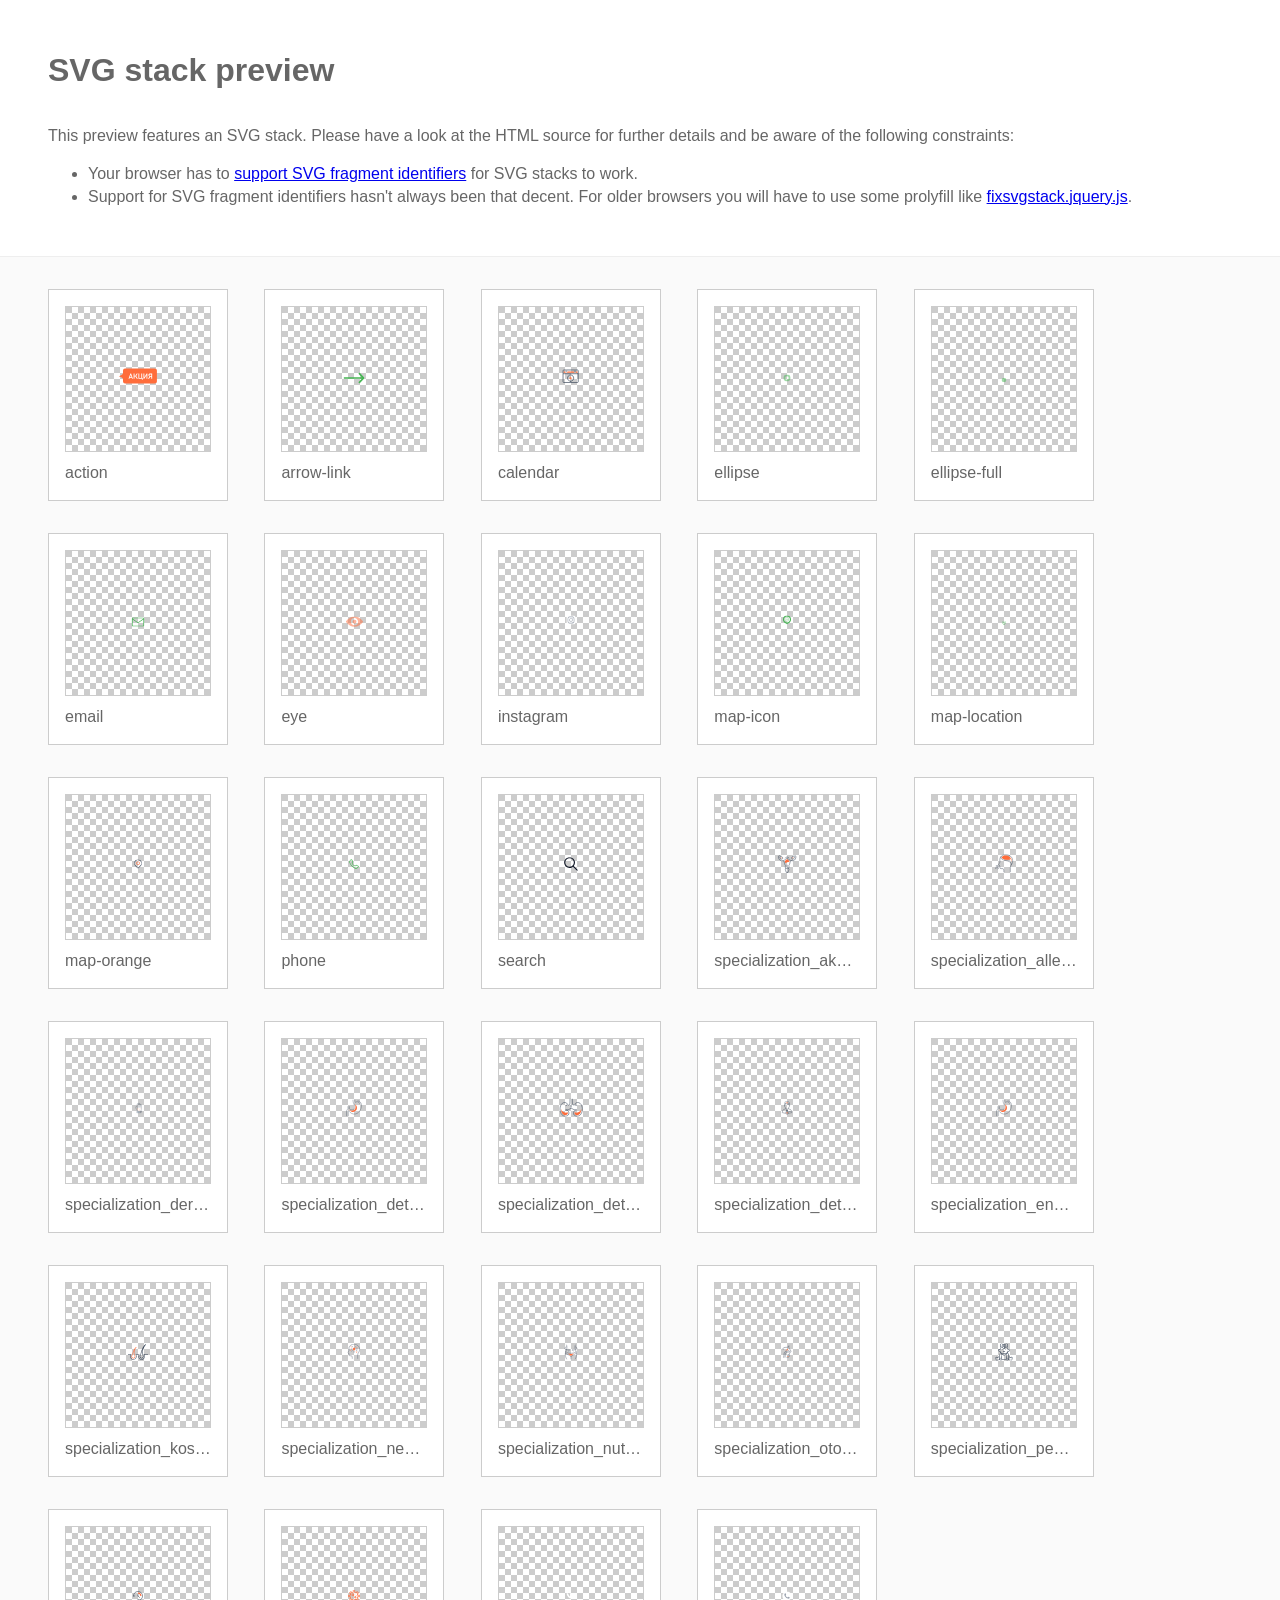
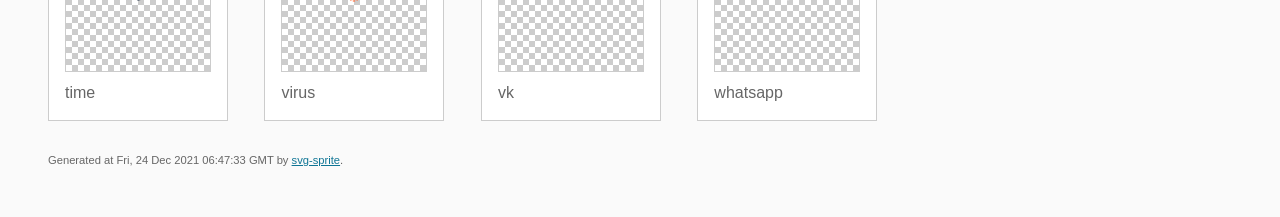
<file: img/stack/sprite.stack.html>
<!DOCTYPE html>
<html lang="en" xmlns="http://www.w3.org/1999/xhtml">
	<head>
		<meta charset="utf-8"/>
		<meta http-equiv="X-UA-Compatible" content="IE=Edge"/>
		<title>SVG stack preview | svg-sprite</title>
		<style>@charset "UTF-8";body{padding:0;margin:0;color:#666;background:#fafafa;font-family:Arial,Helvetica,sans-serif;font-size:1em;line-height:1.4}header{display:block;padding:3em 3em 2em 3em;background-color:#fff}header p{margin:2em 0 0 0}section{border-top:1px solid #eee;padding:2em 3em 0 3em}section ul{margin:0;padding:0}section li{display:inline;display:inline-block;background-color:#fff;position:relative;margin:0 2em 2em 0;vertical-align:top;border:1px solid #ccc;padding:1em 1em 3em 1em;cursor:default}.icon-box{margin:0;width:144px;height:144px;position:relative;background:#ccc url("[data-uri]") top left repeat;border:1px solid #ccc;display:table-cell;vertical-align:middle;text-align:center}.icon{display:inline;display:inline-block}h1{margin-top:0}h2{margin:0;padding:0;font-size:1em;font-weight:normal;white-space:nowrap;overflow:hidden;text-overflow:ellipsis;position:absolute;left:1em;right:1em;bottom:1em}footer{display:block;margin:0;padding:0 3em 3em 3em}footer p{margin:0;font-size:.7em}footer a{color:#0f7595;margin-left:0}</style>

<!--

Sprite shape dimensions
====================================================================================================
You will need to set the sprite shape dimensions via CSS when you use them as stack SVGs, otherwise
they would become a huge 100% in size. You may use the following dimension classes for doing so.
They might well be outsourced to an external stylesheet of course.

-->

<style type="text/css">
	.svg-action-dims { width: 56px; height: 22px; }
	.svg-arrow-link-dims { width: 24px; height: 12px; }
	.svg-calendar-dims { width: 25px; height: 22px; }
	.svg-ellipse-dims { width: 12px; height: 12px; }
	.svg-ellipse-full-dims { width: 8px; height: 8px; }
	.svg-email-dims { width: 16px; height: 12px; }
	.svg-eye-dims { width: 19px; height: 12px; }
	.svg-instagram-dims { width: 16px; height: 16px; }
	.svg-map-icon-dims { width: 16px; height: 18px; }
	.svg-map-location-dims { width: 8px; height: 10px; }
	.svg-map-orange-dims { width: 16px; height: 16px; }
	.svg-phone-dims { width: 18px; height: 18px; }
	.svg-search-dims { width: 24px; height: 24px; }
	.svg-specialization_akusher-ginekolog-dims { width: 32px; height: 32px; }
	.svg-specialization_allergolog-immunolog-dims { width: 32px; height: 31px; }
	.svg-specialization_dermatovenerolog-dims { width: 19px; height: 32px; }
	.svg-specialization_detskiy-endokrinolog-dims { width: 30px; height: 32px; }
	.svg-specialization_detskiy-nefrolog-dims { width: 32px; height: 25px; }
	.svg-specialization_detskiy-nevrolog-dims { width: 24px; height: 32px; }
	.svg-specialization_endokrinolog-dims { width: 30px; height: 32px; }
	.svg-specialization_kosmetolog-dims { width: 28px; height: 22px; }
	.svg-specialization_nevrolog-dims { width: 26px; height: 31px; }
	.svg-specialization_nutriciolog-dims { width: 26px; height: 30px; }
	.svg-specialization_otolaringolog-dims { width: 22px; height: 31px; }
	.svg-specialization_pediatr-dims { width: 30px; height: 30px; }
	.svg-time-dims { width: 18px; height: 18px; }
	.svg-virus-dims { width: 20px; height: 20px; }
	.svg-vk-dims { width: 16px; height: 16px; }
	.svg-whatsapp-dims { width: 16px; height: 16px; }
</style>

<!--
====================================================================================================
-->

	</head>
	<body>
		<header>
			<h1>SVG stack preview</h1>
			<p>This preview features an SVG stack. Please have a look at the HTML source for further details and be aware of the following constraints:</p>
			<ul>
				<li>Your browser has to <a href="http://caniuse.com/#feat=svg-fragment" target="_blank" rel="noopener noreferrer">support SVG fragment identifiers</a> for SVG stacks to work.</li>
				<li>Support for SVG fragment identifiers hasn't always been that decent. For older browsers you will have to use some prolyfill like <a href="https://github.com/preciousforever/SVG-Stacker/blob/master/fixsvgstack.jquery.js" target="_blank" rel="noopener noreferrer">fixsvgstack.jquery.js</a>.</li>
			</ul>
		</header>
		<section>

<!--

SVG stack
====================================================================================================
These SVG images make use of fragment identifiers (IDs) to reference certain portions of the
external sprite. By default, all shapes inside the sprite are hidden by CSS. The `:target` pseudo
selector is used to show the very shape that is referenced by the fragment identifier.

-->

			<ul>

				<li title="action">
					<div class="icon-box">

						<!-- action -->
						<img src="../icons/icons.svg#action" class="svg-action-dims" alt="action"/>

					</div>
					<h2>action</h2>
				</li>
				<li title="arrow-link">
					<div class="icon-box">

						<!-- arrow-link -->
						<img src="../icons/icons.svg#arrow-link" class="svg-arrow-link-dims" alt="arrow-link"/>

					</div>
					<h2>arrow-link</h2>
				</li>
				<li title="calendar">
					<div class="icon-box">

						<!-- calendar -->
						<img src="../icons/icons.svg#calendar" class="svg-calendar-dims" alt="calendar"/>

					</div>
					<h2>calendar</h2>
				</li>
				<li title="ellipse">
					<div class="icon-box">

						<!-- ellipse -->
						<img src="../icons/icons.svg#ellipse" class="svg-ellipse-dims" alt="ellipse"/>

					</div>
					<h2>ellipse</h2>
				</li>
				<li title="ellipse-full">
					<div class="icon-box">

						<!-- ellipse-full -->
						<img src="../icons/icons.svg#ellipse-full" class="svg-ellipse-full-dims" alt="ellipse-full"/>

					</div>
					<h2>ellipse-full</h2>
				</li>
				<li title="email">
					<div class="icon-box">

						<!-- email -->
						<img src="../icons/icons.svg#email" class="svg-email-dims" alt="email"/>

					</div>
					<h2>email</h2>
				</li>
				<li title="eye">
					<div class="icon-box">

						<!-- eye -->
						<img src="../icons/icons.svg#eye" class="svg-eye-dims" alt="eye"/>

					</div>
					<h2>eye</h2>
				</li>
				<li title="instagram">
					<div class="icon-box">

						<!-- instagram -->
						<img src="../icons/icons.svg#instagram" class="svg-instagram-dims" alt="instagram"/>

					</div>
					<h2>instagram</h2>
				</li>
				<li title="map-icon">
					<div class="icon-box">

						<!-- map-icon -->
						<img src="../icons/icons.svg#map-icon" class="svg-map-icon-dims" alt="map-icon"/>

					</div>
					<h2>map-icon</h2>
				</li>
				<li title="map-location">
					<div class="icon-box">

						<!-- map-location -->
						<img src="../icons/icons.svg#map-location" class="svg-map-location-dims" alt="map-location"/>

					</div>
					<h2>map-location</h2>
				</li>
				<li title="map-orange">
					<div class="icon-box">

						<!-- map-orange -->
						<img src="../icons/icons.svg#map-orange" class="svg-map-orange-dims" alt="map-orange"/>

					</div>
					<h2>map-orange</h2>
				</li>
				<li title="phone">
					<div class="icon-box">

						<!-- phone -->
						<img src="../icons/icons.svg#phone" class="svg-phone-dims" alt="phone"/>

					</div>
					<h2>phone</h2>
				</li>
				<li title="search">
					<div class="icon-box">

						<!-- search -->
						<img src="../icons/icons.svg#search" class="svg-search-dims" alt="search"/>

					</div>
					<h2>search</h2>
				</li>
				<li title="specialization_akusher-ginekolog">
					<div class="icon-box">

						<!-- specialization_akusher-ginekolog -->
						<img src="../icons/icons.svg#specialization_akusher-ginekolog" class="svg-specialization_akusher-ginekolog-dims" alt="specialization_akusher-ginekolog"/>

					</div>
					<h2>specialization_akusher-ginekolog</h2>
				</li>
				<li title="specialization_allergolog-immunolog">
					<div class="icon-box">

						<!-- specialization_allergolog-immunolog -->
						<img src="../icons/icons.svg#specialization_allergolog-immunolog" class="svg-specialization_allergolog-immunolog-dims" alt="specialization_allergolog-immunolog"/>

					</div>
					<h2>specialization_allergolog-immunolog</h2>
				</li>
				<li title="specialization_dermatovenerolog">
					<div class="icon-box">

						<!-- specialization_dermatovenerolog -->
						<img src="../icons/icons.svg#specialization_dermatovenerolog" class="svg-specialization_dermatovenerolog-dims" alt="specialization_dermatovenerolog"/>

					</div>
					<h2>specialization_dermatovenerolog</h2>
				</li>
				<li title="specialization_detskiy-endokrinolog">
					<div class="icon-box">

						<!-- specialization_detskiy-endokrinolog -->
						<img src="../icons/icons.svg#specialization_detskiy-endokrinolog" class="svg-specialization_detskiy-endokrinolog-dims" alt="specialization_detskiy-endokrinolog"/>

					</div>
					<h2>specialization_detskiy-endokrinolog</h2>
				</li>
				<li title="specialization_detskiy-nefrolog">
					<div class="icon-box">

						<!-- specialization_detskiy-nefrolog -->
						<img src="../icons/icons.svg#specialization_detskiy-nefrolog" class="svg-specialization_detskiy-nefrolog-dims" alt="specialization_detskiy-nefrolog"/>

					</div>
					<h2>specialization_detskiy-nefrolog</h2>
				</li>
				<li title="specialization_detskiy-nevrolog">
					<div class="icon-box">

						<!-- specialization_detskiy-nevrolog -->
						<img src="../icons/icons.svg#specialization_detskiy-nevrolog" class="svg-specialization_detskiy-nevrolog-dims" alt="specialization_detskiy-nevrolog"/>

					</div>
					<h2>specialization_detskiy-nevrolog</h2>
				</li>
				<li title="specialization_endokrinolog">
					<div class="icon-box">

						<!-- specialization_endokrinolog -->
						<img src="../icons/icons.svg#specialization_endokrinolog" class="svg-specialization_endokrinolog-dims" alt="specialization_endokrinolog"/>

					</div>
					<h2>specialization_endokrinolog</h2>
				</li>
				<li title="specialization_kosmetolog">
					<div class="icon-box">

						<!-- specialization_kosmetolog -->
						<img src="../icons/icons.svg#specialization_kosmetolog" class="svg-specialization_kosmetolog-dims" alt="specialization_kosmetolog"/>

					</div>
					<h2>specialization_kosmetolog</h2>
				</li>
				<li title="specialization_nevrolog">
					<div class="icon-box">

						<!-- specialization_nevrolog -->
						<img src="../icons/icons.svg#specialization_nevrolog" class="svg-specialization_nevrolog-dims" alt="specialization_nevrolog"/>

					</div>
					<h2>specialization_nevrolog</h2>
				</li>
				<li title="specialization_nutriciolog">
					<div class="icon-box">

						<!-- specialization_nutriciolog -->
						<img src="../icons/icons.svg#specialization_nutriciolog" class="svg-specialization_nutriciolog-dims" alt="specialization_nutriciolog"/>

					</div>
					<h2>specialization_nutriciolog</h2>
				</li>
				<li title="specialization_otolaringolog">
					<div class="icon-box">

						<!-- specialization_otolaringolog -->
						<img src="../icons/icons.svg#specialization_otolaringolog" class="svg-specialization_otolaringolog-dims" alt="specialization_otolaringolog"/>

					</div>
					<h2>specialization_otolaringolog</h2>
				</li>
				<li title="specialization_pediatr">
					<div class="icon-box">

						<!-- specialization_pediatr -->
						<img src="../icons/icons.svg#specialization_pediatr" class="svg-specialization_pediatr-dims" alt="specialization_pediatr"/>

					</div>
					<h2>specialization_pediatr</h2>
				</li>
				<li title="time">
					<div class="icon-box">

						<!-- time -->
						<img src="../icons/icons.svg#time" class="svg-time-dims" alt="time"/>

					</div>
					<h2>time</h2>
				</li>
				<li title="virus">
					<div class="icon-box">

						<!-- virus -->
						<img src="../icons/icons.svg#virus" class="svg-virus-dims" alt="virus"/>

					</div>
					<h2>virus</h2>
				</li>
				<li title="vk">
					<div class="icon-box">

						<!-- vk -->
						<img src="../icons/icons.svg#vk" class="svg-vk-dims" alt="vk"/>

					</div>
					<h2>vk</h2>
				</li>
				<li title="whatsapp">
					<div class="icon-box">

						<!-- whatsapp -->
						<img src="../icons/icons.svg#whatsapp" class="svg-whatsapp-dims" alt="whatsapp"/>

					</div>
					<h2>whatsapp</h2>
				</li>
			</ul>

<!--
====================================================================================================
-->

		</section>
		<footer>
			<p>Generated at Fri, 24 Dec 2021 06:47:33 GMT by <a href="https://github.com/svg-sprite/svg-sprite" target="_blank" rel="noopener noreferrer">svg-sprite</a>.</p>
		</footer>
	</body>
</html>
</file>
<file: css/style.css>
@charset "UTF-8";

@import url(../css/stock.css);

@font-face {
  font-family: "Din Next";
  font-display: swap;
  /* src: url(../fonts/DINNextW1G-Black.woff2) format("woff2"); */
  src: url(../fonts/DINNextW1G-Black.woff) format("woff");
  font-weight: 900;
  font-style: normal;
}

@font-face {
  font-family: "Din Next";
  font-display: swap;
  /* src: url(../fonts/DINNextW1G-BlackItalic.woff2) format("woff2"); */
  src: url(../fonts/DINNextW1G-BlackItalic.woff) format("woff");
  font-weight: 900;
  font-style: italic;
}

@font-face {
  font-family: "Din Next";
  font-display: swap;
  /* src: url(../fonts/DINNextW1G-Bold.woff2) format("woff2"); */
  src: url(../fonts/DINNextW1G-Bold.woff) format("woff");
  font-weight: 700;
  font-style: normal;
}

@font-face {
  font-family: "Din Next";
  font-display: swap;
  /* src: url(../fonts/DINNextW1G-BoldItalic.woff2) format("woff2"); */
  src: url(../fonts/DINNextW1G-BoldItalic.woff) format("woff");
  font-weight: 700;
  font-style: italic;
}

@font-face {
  font-family: "Din Next";
  font-display: swap;
  /* src: url(../fonts/DINNextW1G-Light.woff2) format("woff2"); */
  src: url(../fonts/DINNextW1G-Light.woff) format("woff");
  font-weight: 300;
  font-style: normal;
}

@font-face {
  font-family: "Din Next";
  font-display: swap;
  /* src: url(../fonts/DINNextW1G-LightItalic.woff2) format("woff2"); */
  src: url(../fonts/DINNextW1G-LightItalic.woff) format("woff");
  font-weight: 300;
  font-style: italic;
}

@font-face {
  font-family: "Din Next";
  font-display: swap;
  /* src: url(../fonts/DINNextW1G-Medium.woff2) format("woff2"); */
  src: url(../fonts/DINNextW1G-Medium.woff) format("woff");
  font-weight: 500;
  font-style: normal;
}

@font-face {
  font-family: "Din Next";
  font-display: swap;
  /* src: url(../fonts/DINNextW1G-MediumItalic.woff2) format("woff2"); */
  src: url(../fonts/DINNextW1G-MediumItalic.woff) format("woff");
  font-weight: 500;
  font-style: italic;
}

@font-face {
  font-family: "Din Next";
  font-display: swap;
  /* src: url(../fonts/DINNextW1G.woff2) format("woff2"); */
  src: url(../fonts/DINNextW1G.woff) format("woff");
  font-weight: 400;
  font-style: normal;
}

@font-face {
  font-family: "Din Next";
  font-display: swap;
  /* src: url(../fonts/DINNextW1G-Italic.woff2) format("woff2"); */
  src: url(../fonts/DINNextW1G-Italic.woff) format("woff");
  font-weight: 400;
  font-style: italic;
}

@font-face {
  font-family: "Din Next";
  font-display: swap;
  /* src: url(../fonts/DINNextW1G-UltraLight.woff2) format("woff2"); */
  src: url(../fonts/DINNextW1G-UltraLight.woff) format("woff");
  font-weight: 200;
  font-style: normal;
}

@font-face {
  font-family: "Din Next";
  font-display: swap;
  /* src: url(../fonts/DINNextW1G-UltraLightIt.woff2) format("woff2"); */
  src: url(../fonts/DINNextW1G-UltraLightIt.woff) format("woff");
  font-weight: 200;
  font-style: italic;
}

@font-face {
  font-family: "Din Pro";
  font-display: swap;
  /* src: url(../fonts/DINPro-CondensedLight.woff2) format("woff2"); */
  src: url(../fonts/DINPro-CondensedLight.woff) format("woff");
  font-weight: 300;
  font-style: normal;
}

/*! normalize.css v8.0.1 | MIT License | github.com/necolas/normalize.css */

/* Document
   ========================================================================== */

/**
 * 1. Correct the line height in all browsers.
 * 2. Prevent adjustments of font size after orientation changes in iOS.
 */

html {
  line-height: 1.15;
  /* 1 */
  -webkit-text-size-adjust: 100%;
  /* 2 */
}

/* Sections
   ========================================================================== */

/**
 * Remove the margin in all browsers.
 */

body {
  margin: 0;
}

/**
 * Render the `main` element consistently in IE.
 */

main {
  display: block;
}

/**
 * Correct the font size and margin on `h1` elements within `section` and
 * `article` contexts in Chrome, Firefox, and Safari.
 */

h1 {
  font-size: 2em;
  margin: 0.67em 0;
}

/* Grouping content
   ========================================================================== */

/**
 * 1. Add the correct box sizing in Firefox.
 * 2. Show the overflow in Edge and IE.
 */

hr {
  -webkit-box-sizing: content-box;
          box-sizing: content-box;
  /* 1 */
  height: 0;
  /* 1 */
  overflow: visible;
  /* 2 */
}

/**
 * 1. Correct the inheritance and scaling of font size in all browsers.
 * 2. Correct the odd `em` font sizing in all browsers.
 */

pre {
  font-family: monospace, monospace;
  /* 1 */
  font-size: 1em;
  /* 2 */
}

/* Text-level semantics
   ========================================================================== */

/**
 * Remove the gray background on active links in IE 10.
 */

a {
  background-color: transparent;
}

/**
 * 1. Remove the bottom border in Chrome 57-
 * 2. Add the correct text decoration in Chrome, Edge, IE, Opera, and Safari.
 */

abbr[title] {
  border-bottom: none;
  /* 1 */
  text-decoration: underline;
  /* 2 */
  -webkit-text-decoration: underline dotted;
          text-decoration: underline dotted;
  /* 2 */
}

/**
 * Add the correct font weight in Chrome, Edge, and Safari.
 */

b,
strong {
  font-weight: bolder;
}

/**
 * 1. Correct the inheritance and scaling of font size in all browsers.
 * 2. Correct the odd `em` font sizing in all browsers.
 */

code,
kbd,
samp {
  font-family: monospace, monospace;
  /* 1 */
  font-size: 1em;
  /* 2 */
}

/**
 * Add the correct font size in all browsers.
 */

small {
  font-size: 80%;
}

/**
 * Prevent `sub` and `sup` elements from affecting the line height in
 * all browsers.
 */

sub,
sup {
  font-size: 75%;
  line-height: 0;
  position: relative;
  vertical-align: baseline;
}

sub {
  bottom: -0.25em;
}

sup {
  top: -0.5em;
}

/* Embedded content
   ========================================================================== */

/**
 * Remove the border on images inside links in IE 10.
 */

img {
  border-style: none;
}

/* Forms
   ========================================================================== */

/**
 * 1. Change the font styles in all browsers.
 * 2. Remove the margin in Firefox and Safari.
 */

button,
input,
optgroup,
select,
textarea {
  font-family: inherit;
  /* 1 */
  font-size: 100%;
  /* 1 */
  line-height: 1.15;
  /* 1 */
  margin: 0;
  /* 2 */
}

/**
 * Show the overflow in IE.
 * 1. Show the overflow in Edge.
 */

button,
input {
  /* 1 */
  overflow: visible;
}

/**
 * Remove the inheritance of text transform in Edge, Firefox, and IE.
 * 1. Remove the inheritance of text transform in Firefox.
 */

button,
select {
  /* 1 */
  text-transform: none;
}

/**
 * Correct the inability to style clickable types in iOS and Safari.
 */

button,
[type=button],
[type=reset],
[type=submit] {
  -webkit-appearance: button;
}

/**
 * Remove the inner border and padding in Firefox.
 */

button::-moz-focus-inner,
[type=button]::-moz-focus-inner,
[type=reset]::-moz-focus-inner,
[type=submit]::-moz-focus-inner {
  border-style: none;
  padding: 0;
}

/**
 * Restore the focus styles unset by the previous rule.
 */

button:-moz-focusring,
[type=button]:-moz-focusring,
[type=reset]:-moz-focusring,
[type=submit]:-moz-focusring {
  outline: 1px dotted ButtonText;
}

/**
 * Correct the padding in Firefox.
 */

fieldset {
  padding: 0.35em 0.75em 0.625em;
}

/**
 * 1. Correct the text wrapping in Edge and IE.
 * 2. Correct the color inheritance from `fieldset` elements in IE.
 * 3. Remove the padding so developers are not caught out when they zero out
 *    `fieldset` elements in all browsers.
 */

legend {
  -webkit-box-sizing: border-box;
          box-sizing: border-box;
  /* 1 */
  color: inherit;
  /* 2 */
  display: table;
  /* 1 */
  max-width: 100%;
  /* 1 */
  padding: 0;
  /* 3 */
  white-space: normal;
  /* 1 */
}

/**
 * Add the correct vertical alignment in Chrome, Firefox, and Opera.
 */

progress {
  vertical-align: baseline;
}

/**
 * Remove the default vertical scrollbar in IE 10+.
 */

textarea {
  overflow: auto;
}

/**
 * 1. Add the correct box sizing in IE 10.
 * 2. Remove the padding in IE 10.
 */

[type=checkbox],
[type=radio] {
  -webkit-box-sizing: border-box;
          box-sizing: border-box;
  /* 1 */
  padding: 0;
  /* 2 */
}

/**
 * Correct the cursor style of increment and decrement buttons in Chrome.
 */

[type=number]::-webkit-inner-spin-button,
[type=number]::-webkit-outer-spin-button {
  height: auto;
}

/**
 * 1. Correct the odd appearance in Chrome and Safari.
 * 2. Correct the outline style in Safari.
 */

[type=search] {
  -webkit-appearance: textfield;
  /* 1 */
  outline-offset: -2px;
  /* 2 */
}

/**
 * Remove the inner padding in Chrome and Safari on macOS.
 */

[type=search]::-webkit-search-decoration {
  -webkit-appearance: none;
}

/**
 * 1. Correct the inability to style clickable types in iOS and Safari.
 * 2. Change font properties to `inherit` in Safari.
 */

::-webkit-file-upload-button {
  -webkit-appearance: button;
  /* 1 */
  font: inherit;
  /* 2 */
}

/* Interactive
   ========================================================================== */

/*
 * Add the correct display in Edge, IE 10+, and Firefox.
 */

details {
  display: block;
}

/*
 * Add the correct display in all browsers.
 */

summary {
  display: list-item;
}

/* Misc
   ========================================================================== */

/**
 * Add the correct display in IE 10+.
 */

template {
  display: none;
}

/**
 * Add the correct display in IE 10.
 */

[hidden] {
  display: none;
}

body {
  font-family: "Din Next";
}

.page {
  color: #111827;
  overflow: hidden;
}

.page__container {
  margin: 0 auto;
  max-width: 1290px;
}

.page__title {
  font-weight: 500;
  font-size: 48px;
  line-height: 54px;
  margin: 22px 0;
}

.page__layout {
  display: grid;
  grid-template-columns: 20% 1fr;
  gap: 30px;
}

h1,
h2,
h3,
h4,
h5,
h6,
p,
a,
* {
  -webkit-box-sizing: border-box;
          box-sizing: border-box;
  margin: 0;
  padding: 0;
  background: initial;
}

ul {
  list-style: none;
}

a {
  text-decoration: none;
  color: #111827;
}

button,
input {
  border: none;
  outline: none;
}

a:hover,
button:hover {
  cursor: pointer;
}

h1 {
  font-family: "Din Next";
  font-weight: 500;
  font-size: 42px;
  line-height: 52px;
}

h2,
.section__title {
  font-family: "Din Next";
  font-weight: 500;
  font-size: 36px;
  line-height: 54px;
  max-width: 650px;
}

h3 {
  font-family: "Din Next";
  font-weight: 500;
  font-size: 24px;
  line-height: 30px;
}

h4 {
  font-weight: 400;
  font-size: 24px;
  line-height: 29px;
}

h5 {
  font-weight: 500;
  font-size: 18px;
  line-height: 22px;
}

p {
  font-size: 16px;
  line-height: 24px;
}

section {
  margin: 30px 0 60px;
}

/* Номер телефона */

.phone {
  display: -webkit-box;
  display: -ms-flexbox;
  display: flex;
  -webkit-box-align: center;
      -ms-flex-align: center;
          align-items: center;
}

.phone svg {
  width: 18px;
  height: 18px;
}

.phone p {
  margin-left: 7px;
  font-weight: 500;
  font-size: 24px;
  line-height: 29px;
}

.phone span {
  color: #45b553;
}

.email {
  display: -webkit-box;
  display: -ms-flexbox;
  display: flex;
  -webkit-box-align: center;
      -ms-flex-align: center;
          align-items: center;
}

.email svg {
  width: 16px;
  height: 16px;
}

.email p {
  font-size: 18px;
  line-height: 22px;
  margin-left: 7px;
}

/* Иконка кружка */

.ellipse-icon {
  width: 12px !important;
  height: 12px !important;
}

.visually-hidden {
  display: none;
}

/* Кнопки */

.btn {
  font-family: "Din Next";
  padding: 12px 25px;
  background-color: #45b553;
  border-radius: 6px;
  font-weight: 500;
  font-size: 14px;
  line-height: 17px;
  text-transform: uppercase;
  color: #ffffff;
}

.btn.btn_main {
  background: -webkit-gradient(linear, left top, right top, from(#45b553), to(#56c263));
  background: -o-linear-gradient(left, #45b553 0%, #56c263 100%);
  background: linear-gradient(90deg, #45b553 0%, #56c263 100%);
  -webkit-box-shadow: 0px 7px 15px rgba(69, 181, 83, 0.4);
          box-shadow: 0px 7px 15px rgba(69, 181, 83, 0.4);
  padding: 18px 0 15px;
  width: 180px;
  justify-self: end;
  padding: 0 !important;
  min-height: 100%;
}

.btn.btn_main:hover {
  background: -webkit-gradient(linear, left top, right top, from(#56c263), to(#4bbd59));
  background: -o-linear-gradient(left, #56c263 0%, #4bbd59 100%);
  background: linear-gradient(90deg, #56c263 0%, #4bbd59 100%);
  -webkit-box-shadow: initial;
          box-shadow: initial;
}

.btn.btn_banner {
  width: 210px;
  height: 50px;
}

.btn.btn_banner:hover {
  -webkit-box-shadow: 0px 7px 15px rgba(69, 181, 83, 0.6);
          box-shadow: 0px 7px 15px rgba(69, 181, 83, 0.6);
  -webkit-transition: initial;
  -o-transition: initial;
  transition: initial;
}

.btn.btn_banners-block {
  color: #111827;
  background-color: #ffffff;
  width: 165px;
  height: 50px;
}

.btn.btn_banners-block:hover {
  color: #fff;
  background-color: #45b553;
}

.btn.btn_white {
  background-color: #ffffff;
  color: #45b553;
  border: 1px solid #45b553;
  border-radius: 7px;
  width: 140px;
  height: 50px;
  padding: 15px 28px;
  text-transform: none;
  font-weight: 500;
  font-size: 16px;
  line-height: 19px;
}

.btn.btn_white:hover {
  color: #fff;
  background-color: #45b553;
}

.btn.btn_all {
  border: 1px solid #9ca3af;
  color: #111827;
  border-radius: 7px;
  background: #fff;
  text-transform: initial;
  padding: 12px 25px;
}

.btn.btn_all:hover {
  color: #fff;
  background-color: #45b553;
}

/* Список */

.list {
  display: grid;
  grid-template-columns: repeat(3, -webkit-max-content);
  grid-template-columns: repeat(3, max-content);
  gap: 15px 50px;
}

.list.list_one-column {
  grid-template-columns: -webkit-max-content;
  grid-template-columns: max-content;
}

.list-item a,
.list-item .banners .list-item p {
  display: -webkit-box;
  display: -ms-flexbox;
  display: flex;
  -webkit-box-align: center;
      -ms-flex-align: center;
          align-items: center;
  position: relative;
  z-index: 1;
}

.list-item a:hover::after,
.list-item .banners .list-item p:hover::after {
  position: absolute;
  content: "";
  top: -3px;
  left: -5px;
  bottom: 0px;
  right: 0px;
  background: #eef8f0;
  border-radius: 6px;
  z-index: -1;
  width: 100%;
  height: 105%;
  padding: 2px 5px;
}

.list-item a svg,
.list-item .banners .list-item p svg {
  -webkit-box-flex: 0;
      -ms-flex-positive: 0;
          flex-grow: 0;
  -ms-flex-negative: 0;
      flex-shrink: 0;
  margin-top: 3px;
}

.list-text {
  font-family: "Din Next";
  font-size: 16px;
  margin-left: 8px;
  -webkit-box-flex: 0;
      -ms-flex-positive: 0;
          flex-grow: 0;
}

/* Все услуги */

.all-link {
  font-family: "Din Next";
  display: inline-block;
  margin-top: 30px;
  font-weight: 500;
  font-size: 16px;
  line-height: 19px;
  color: #45b553;
}

.all-link.section__all {
  position: relative;
  padding: 8px 10px;
}

.all-link.section__all:hover {
  background-color: rgba(69, 181, 83, 0.09);
  border-radius: 6px;
}

.all-link svg {
  padding-left: 6px;
  width: 24px;
  height: 12px;
}

/* Верх секции */

.section__top {
  display: -webkit-box;
  display: -ms-flexbox;
  display: flex;
  -webkit-box-pack: justify;
      -ms-flex-pack: justify;
          justify-content: space-between;
  -webkit-box-align: center;
      -ms-flex-align: center;
          align-items: center;
  margin: 0 0 35px;
}

.section__top .all-link {
  margin-top: 0;
  margin-left: -10px;
}

/* Противопоказания */

.contraindications {
  font-family: "Din Pro";
  font-weight: 300;
  font-size: 48px;
  line-height: 58px;
  letter-spacing: -0.014em;
  color: #d1d5db;
  text-align: center;
}

/* Салатовый блок */

.light-green-block {
  background: -webkit-gradient(linear, left top, left bottom, from(rgba(228, 244, 234, 0.75)), to(rgba(249, 246, 229, 0.75)));
  background: -o-linear-gradient(top, rgba(228, 244, 234, 0.75) 0%, rgba(249, 246, 229, 0.75) 100%);
  background: linear-gradient(180deg, rgba(228, 244, 234, 0.75) 0%, rgba(249, 246, 229, 0.75) 100%);
  border-radius: 5px;
  padding: 28px 40px 15px;
}

/* Цена */

.price {
  font-family: "Roboto", sans-serif !important;
  color: #ff6d3b;
  font-weight: 500;
  font-size: 18px;
  line-height: 22px;
  padding: 0 0 15px;
}

.price span {
  font-size: 29px;
  line-height: 34px;
}

.price.matka {
  padding: 0 0 0 25px;
}

/* Старая цена */

.price_old {
  color: #4b5563;
  font-size: 18px;
  line-height: 22px;
  font-weight: 400;
  -webkit-text-decoration-line: line-through;
          text-decoration-line: line-through;
}

/* Иконка времени */

.time-icon {
  width: 16px;
  height: 16px;
  margin-right: 5px;
}

/* Иконка локации оранжевая */

.orange-map-icon {
  width: 16px;
  height: 16px;
  margin-right: 5px;
}

/* Иконка акции */

.sale-icon {
  width: 56px;
  height: 22px;
}

.section_bt {
  border-top: 1px solid #e5e7eb;
  padding-top: 70px;
}

.price-block {
  padding: 30px 40px;
}

.price-block .btn {
  max-width: 100% !important;
  width: 100% !important;
  height: 50px;
}

.price-block .btn:hover {
  -webkit-box-shadow: 0px 7px 15px rgba(69, 181, 83, 0.6);
          box-shadow: 0px 7px 15px rgba(69, 181, 83, 0.6);
}

.price-block .price > span {
  color: #111827;
}

.props-block {
  padding: 30px 40px;
  display: -webkit-box;
  display: -ms-flexbox;
  display: flex;
  border: 1px solid #e5e7eb;
  border-radius: 13px;
}

.props-block svg {
  width: 20px;
  height: 20px;
}

.props-block div {
  margin-left: 10px;
}

.props-block div p:first-child {
  font-weight: 500;
  font-size: 30px;
  line-height: 23px;
  margin-bottom: 7px;
}

.props-block div p:last-child {
  font-size: 16px;
  line-height: 20px;
  color: #4b5563;
  opacity: 0.5;
  margin-bottom: 0;
}

.section__title:not(.about .section__title),
.section__all {
  overflow: hidden;
  -webkit-transform: translateX(-200%);
      -ms-transform: translateX(-200%);
          transform: translateX(-200%);
  opacity: 0;
  -webkit-transition: all 0.8s ease 0.2s;
  -o-transition: all 0.8s ease 0.2s;
  transition: all 0.8s ease 0.2s;
}

.section__title:not(.about .section__title)._animate,
.section__all._animate {
  opacity: 1;
  -webkit-transform: translateX(0);
      -ms-transform: translateX(0);
          transform: translateX(0);
}

/* Лого */

.logo {
  grid-row: 1/3;
  margin-right: 115px;
}

.logo p {
  font-family: "Din Pro";
  font-weight: 600;
  font-size: 14px;
  line-height: 0;
  margin-top: 10px;
  letter-spacing: 0.01em;
  text-transform: uppercase;
}

.logo img {
  max-width: 184px;
}

/* Шапка */

.header {
  padding: 14px 0 24px;
}

.header__container {
  display: grid;
  grid-template-columns: repeat(4, 1fr);
}

.header__burger {
  display: none;
}

.header__burger:hover {
  cursor: pointer;
}

.header__submenu {
  grid-column: 2/4;
  grid-row: 1/2;
}

.header__submenu-list {
  display: -webkit-box;
  display: -ms-flexbox;
  display: flex;
  -webkit-box-align: center;
      -ms-flex-align: center;
          align-items: center;
}

.header__submenu-item {
  margin-right: 35px;
}

.header__submenu-item:last-child {
  margin-right: 0;
}

.header__submenu-link {
  font-size: 14px;
  line-height: 17px;
  color: #4b5563;
}

.header__submenu-link:hover {
  color: #111827;
}

.header__eye {
  grid-column: 4/5;
  justify-self: end;
  display: -webkit-box;
  display: -ms-flexbox;
  display: flex;
  -webkit-box-align: center;
      -ms-flex-align: center;
          align-items: center;
}

.header__eye p {
  margin-left: 8px;
  font-size: 14px;
  line-height: 17px;
  color: #4b5563;
}

.header__eye-icon {
  width: 19px;
  height: 11px;
}

.header__search {
  grid-column: 2/3;
  width: 550px;
  min-height: 100%;
  border-radius: 7px;
  border: 1px solid rgba(69, 181, 83, 0.6);
  display: -webkit-box;
  display: -ms-flexbox;
  display: flex;
  -webkit-box-align: center;
      -ms-flex-align: center;
          align-items: center;
}

.header__search-close span {
  visibility: hidden;
  opacity: 0;
  -webkit-transform: rotate(0) translateX(0);
      -ms-transform: rotate(0) translateX(0);
          transform: rotate(0) translateX(0);
}

.header__search-row {
  max-width: 445px;
  min-height: 100%;
  display: -webkit-box;
  display: -ms-flexbox;
  display: flex;
  -webkit-box-align: center;
      -ms-flex-align: center;
          align-items: center;
  padding: 18px 0 16px 20px;
  width: 100%;
}

.header__search-row svg {
  width: 16px;
  height: 16px;
  opacity: 0.5;
}

.header__search-input {
  margin-left: 14px;
  width: 90%;
  font-size: 16px;
  line-height: 19px;
}

.header__search-btn {
  background: rgba(69, 181, 83, 0.15);
  min-height: 100%;
  border-radius: 0px 7px 7px 0px;
  width: 20%;
  display: block;
  font-weight: bold;
  font-size: 16px;
  line-height: 19px;
  color: #45b553;
}

.header__search-btn:hover {
  background: #45b553;
  color: #fff;
}

.header__contacts {
  margin: 0 21px 0 25px;
  width: 215px;
}

.header__contacts-map {
  font-size: 14px;
  line-height: 17px;
  color: #4b5563;
  padding-bottom: 2px;
  border-bottom: 1px dashed #9ca3af;
  display: inline-block;
  margin: 8px 0 0 25px;
}

.header__contacts-map:hover {
  color: #45b553;
}

.header__submenu,
.header__eye {
  margin-bottom: 10px;
}

.header__search-submit-mobile {
  display: none;
}

.header__search-only-icon {
  display: block;
}

/* Хлебные крошки */

.breadcrumbs {
  padding: 22px 0 10px;
  border-top: 1px solid #e5e7eb;
}

.breadcrumbs .page__container {
  padding-right: 0;
}

.breadcrumbs__list {
  display: -webkit-box;
  display: -ms-flexbox;
  display: flex;
  -webkit-box-align: center;
      -ms-flex-align: center;
          align-items: center;
  overflow: auto;
}

.breadcrumbs__item {
  font-size: 14px;
  line-height: 17px;
  white-space: nowrap;
}

.breadcrumbs__item::after {
  content: "/";
  margin: 0 15px 0 11px;
}

.breadcrumbs__item:nth-last-child(2) {
  color: #9ca3af;
}

.breadcrumbs__item:last-child::after {
  all: initial;
}

.breadcrumbs__current {
  color: #9ca3af;
}

/* Верхнее меню */

.menu {
  grid-column: 1/5;
  margin: 44px 0 0;
}

.menu__list {
  display: -webkit-box;
  display: -ms-flexbox;
  display: flex;
  -webkit-box-align: center;
      -ms-flex-align: center;
          align-items: center;
  -webkit-box-pack: justify;
      -ms-flex-pack: justify;
          justify-content: space-between;
}

.menu__item-dropdown {
  position: relative;
}

.menu__item-dropdown .menu__link::before,
.menu__item-dropdown .menu__link::after {
  position: absolute;
  background: #111827;
  content: "";
  top: 25%;
  bottom: 25%;
  width: 2px;
  height: 9px;
  -webkit-transition: -webkit-transform 0.1s ease-in-out;
  transition: -webkit-transform 0.1s ease-in-out;
  -o-transition: transform 0.1s ease-in-out;
  transition: transform 0.1s ease-in-out;
  transition: transform 0.1s ease-in-out, -webkit-transform 0.1s ease-in-out;
}

.menu__item-dropdown .menu__link::before {
  right: -11px;
  -webkit-transform: rotate(-45deg);
      -ms-transform: rotate(-45deg);
          transform: rotate(-45deg);
}

.menu__item-dropdown .menu__link::after {
  right: -17px;
  -webkit-transform: rotate(45deg);
      -ms-transform: rotate(45deg);
          transform: rotate(45deg);
}

.menu__item-dropdown:hover .menu__expand {
  visibility: visible;
  opacity: 1;
  -webkit-transition: visibility 0.3s linear, opacity 0.3s linear;
  -o-transition: visibility 0.3s linear, opacity 0.3s linear;
  transition: visibility 0.3s linear, opacity 0.3s linear;
}

.menu__item-dropdown:hover .menu__link {
  color: #45b553;
}

.menu__item-dropdown:hover .menu__link::before {
  -webkit-transform: rotate(45deg);
      -ms-transform: rotate(45deg);
          transform: rotate(45deg);
}

.menu__item-dropdown:hover .menu__link::after {
  -webkit-transform: rotate(-45deg);
      -ms-transform: rotate(-45deg);
          transform: rotate(-45deg);
}

.menu__item-dropdown:hover .menu__link::before,
.menu__item-dropdown:hover .menu__link::after {
  -webkit-transition: -webkit-transform 0.1s ease-in-out;
  transition: -webkit-transform 0.1s ease-in-out;
  -o-transition: transform 0.1s ease-in-out;
  transition: transform 0.1s ease-in-out;
  transition: transform 0.1s ease-in-out, -webkit-transform 0.1s ease-in-out;
  background: #45b553;
}

.menu__link {
  font-size: 16px;
  line-height: 19px;
  text-transform: uppercase;
  opacity: 0.8;
  font-weight: 500;
  display: block;
  width: 120%;
}

.menu__link:hover:not(.menu__link_covid) {
  color: #45b553;
}

.menu__link_covid {
  display: -webkit-box;
  display: -ms-flexbox;
  display: flex;
  -webkit-box-align: center;
      -ms-flex-align: center;
          align-items: center;
}

.menu__link_covid svg {
  width: 20px;
  height: 20px;
}

.menu__link_covid span {
  margin-left: 6px;
  color: #ff6d3b;
}

.menu__expand {
  display: block;
  visibility: hidden;
  opacity: 0;
  -webkit-transition: visibility 0.2s linear, opacity 0.2s linear;
  -o-transition: visibility 0.2s linear, opacity 0.2s linear;
  transition: visibility 0.2s linear, opacity 0.2s linear;
  position: absolute;
  top: 100%;
  bottom: 0;
  left: 0;
  z-index: 99999;
  padding-top: 10px;
}

.menu__expand-layout {
  padding: 20px 35px 20px 25px;
  border: 1px solid #e5e7eb;
  border-radius: 7px;
  background: #ffffff;
}

.menu__dropdown {
  display: -webkit-box;
  display: -ms-flexbox;
  display: flex;
  -webkit-box-orient: vertical;
  -webkit-box-direction: normal;
      -ms-flex-direction: column;
          flex-direction: column;
  margin-bottom: 10px;
}

.menu__dropdown:last-child {
  margin-bottom: 0;
}

.menu__dropdown-link {
  font-size: 16px;
  line-height: 30px;
  white-space: nowrap;
  display: block;
}

.menu__dropdown-link svg {
  display: none;
  width: 12px;
  height: 12px;
  margin-right: 6px;
}

.menu__dropdown-link.menu__dropdown-link_none {
  color: #9ca3af;
}

.menu__dropdown-link:hover:not(.menu__dropdown-link_none) {
  color: #45b553;
}

/* Левое меню */

.left-menu {
  background: -webkit-gradient(linear, left top, left bottom, from(rgba(228, 244, 234, 0.2)), to(rgba(249, 246, 229, 0.2)));
  background: -o-linear-gradient(top, rgba(228, 244, 234, 0.2) 0%, rgba(249, 246, 229, 0.2) 100%);
  background: linear-gradient(180deg, rgba(228, 244, 234, 0.2) 0%, rgba(249, 246, 229, 0.2) 100%);
  border: 1px solid #e5e7eb;
  border-radius: 7px;
  padding: 30px 0;
  /* max-width: 23%; */
  -ms-flex-item-align: baseline;
      align-self: baseline;
}

.left-menu.left-menu_selected {
  padding: 15px 0;
}

.left-menu.left-menu_selected.open {
  padding: 30px 0;
}

.left-menu.left-menu_selected.open .left-menu__list {
  display: -webkit-box;
  display: -ms-flexbox;
  display: flex;
}

.left-menu.left-menu_selected.open .left-menu__title {
  margin: -15px 25px 25px;
}

.left-menu.left-menu_selected.open .left-menu__title::before {
  -webkit-transform: rotate(-45deg);
      -ms-transform: rotate(-45deg);
          transform: rotate(-45deg);
}

.left-menu.left-menu_selected.open .left-menu__title::after {
  -webkit-transform: rotate(45deg);
      -ms-transform: rotate(45deg);
          transform: rotate(45deg);
}

.left-menu.left-menu_selected.open .left-menu__title::before,
.left-menu.left-menu_selected.open .left-menu__title::after {
  -webkit-transition: -webkit-transform 0.2s linear;
  transition: -webkit-transform 0.2s linear;
  -o-transition: transform 0.2s linear;
  transition: transform 0.2s linear;
  transition: transform 0.2s linear, -webkit-transform 0.2s linear;
}

.left-menu__title {
  display: none;
  position: relative;
}

.left-menu__title::before,
.left-menu__title::after {
  content: "";
  position: absolute;
  top: 50%;
  width: 12px;
  height: 2px;
  background: #45b553;
  opacity: 0.75;
  -webkit-transition: -webkit-transform 0.2s linear;
  transition: -webkit-transform 0.2s linear;
  -o-transition: transform 0.2s linear;
  transition: transform 0.2s linear;
  transition: transform 0.2s linear, -webkit-transform 0.2s linear;
}

.left-menu__title::before {
  right: 8px;
  -webkit-transform: rotate(45deg);
      -ms-transform: rotate(45deg);
          transform: rotate(45deg);
}

.left-menu__title::after {
  right: 0;
  -webkit-transform: rotate(-45deg);
      -ms-transform: rotate(-45deg);
          transform: rotate(-45deg);
}

.left-menu__list {
  display: -webkit-box;
  display: -ms-flexbox;
  display: flex;
  -webkit-box-orient: vertical;
  -webkit-box-direction: normal;
      -ms-flex-direction: column;
          flex-direction: column;
  margin-bottom: 30px;
}

.left-menu__list:last-child {
  margin-bottom: 0;
}

.left-menu__item {
  position: relative;
  padding: 0 25px;
}

.left-menu__item:last-child {
  border-bottom: 0;
}

.left-menu__item:last-child .left-menu__link {
  border-bottom: 0;
}

.left-menu__item.left-menu__item_dropdown .left-menu__link {
  position: relative;
}

.left-menu__item.left-menu__item_dropdown .left-menu__link::before,
.left-menu__item.left-menu__item_dropdown .left-menu__link::after {
  position: absolute;
  content: "";
  top: 45%;
  width: 12px;
  height: 2px;
  background: #45b553;
  opacity: 0.75;
  -webkit-transition: -webkit-transform 0.2s linear;
  transition: -webkit-transform 0.2s linear;
  -o-transition: transform 0.2s linear;
  transition: transform 0.2s linear;
  transition: transform 0.2s linear, -webkit-transform 0.2s linear;
}

.left-menu__item.left-menu__item_dropdown .left-menu__link::before {
  right: 8px;
  -webkit-transform: rotate(45deg);
      -ms-transform: rotate(45deg);
          transform: rotate(45deg);
}

.left-menu__item.left-menu__item_dropdown .left-menu__link::after {
  right: 0;
  -webkit-transform: rotate(-45deg);
      -ms-transform: rotate(-45deg);
          transform: rotate(-45deg);
}

.left-menu__item.open {
  background: #ffffff;
  border-top: 1px solid rgba(196, 220, 196, 0.6);
  border-bottom: 1px solid rgba(196, 220, 196, 0.6);
}

.left-menu__item.open .left-menu__link {
  border-bottom: 0;
}

.left-menu__item.open .left-menu__link::before {
  -webkit-transform: rotate(-45deg);
      -ms-transform: rotate(-45deg);
          transform: rotate(-45deg);
}

.left-menu__item.open .left-menu__link::after {
  -webkit-transform: rotate(45deg);
      -ms-transform: rotate(45deg);
          transform: rotate(45deg);
}

.left-menu__item.open .left-menu__link::before,
.left-menu__item.open .left-menu__link::after {
  -webkit-transition: -webkit-transform 0.2s linear;
  transition: -webkit-transform 0.2s linear;
  -o-transition: transform 0.2s linear;
  transition: transform 0.2s linear;
  transition: transform 0.2s linear, -webkit-transform 0.2s linear;
}

.left-menu__item.open .left-menu__dropdown {
  display: block;
}

.left-menu__link {
  display: block;
  font-weight: 500;
  font-size: 16px;
  line-height: 20px;
  padding: 10px 0;
  color: #111827;
  width: 100%;
  border-bottom: 1px solid rgba(196, 220, 196, 0.6);
}

.left-menu__link.title {
  font-size: 24px;
  line-height: 38px;
  font-weight: 400;
  border: 0;
  margin-bottom: 10px;
}

.left-menu__link.active {
  color: #45b553;
}

.left-menu__link:hover:not(.left-menu__link.title) {
  color: #45b553;
}

.left-menu__dropdown {
  padding: 7px 0 20px 17px;
  display: none;
}

.left-menu__dropdown-item {
  list-style-type: disc;
  color: rgba(17, 24, 39, 0.5);
  margin-bottom: 8px;
}

.left-menu__dropdown-item:last-child {
  margin-bottom: 0;
}

.left-menu__dropdown-item.active {
  color: #45b553;
}

.left-menu__dropdown-item.active .left-menu__dropdown-link {
  color: #45b553;
}

.left-menu__dropdown-link {
  color: rgba(17, 24, 39, 0.5);
  display: block;
  font-size: 16px;
  line-height: 22px;
}

.left-menu__dropdown-link:hover {
  color: #45b553;
}

/* Баннеры */

.banners {
  /*  &__contraindications {
    padding: 30px 0;
    font-size: 50px;
    line-height: 58px;
    letter-spacing: -0.03em;
    @media (max-width: 1290px) {
      font-size: calc(24px + (17 + 17 * 0.7) * ((100vw - 320px) / 1290));
      line-height: calc(30px + (20 + 20 * 0.7) * ((100vw - 320px) / 1290));
    }
  } */
}

.banners__container {
  display: grid;
  grid-template-columns: 1fr 1fr;
  gap: 30px;
}

.banners__banner {
  background-size: contain;
  background-repeat: no-repeat;
  width: 850px;
  height: 450px;
  padding: 73px 100px 56px;
  display: -webkit-box;
  display: -ms-flexbox;
  display: flex;
  -webkit-box-orient: vertical;
  -webkit-box-direction: normal;
      -ms-flex-direction: column;
          flex-direction: column;
  -webkit-box-pack: justify;
      -ms-flex-pack: justify;
          justify-content: space-between;
  border-radius: 7px;
}

.banners__title {
  max-width: 520px;
}

.banners .list.matka {
  grid-template-columns: -webkit-max-content;
  grid-template-columns: max-content;
}

.banners__block {
  background-repeat: no-repeat;
  background-size: cover;
  width: 410px;
  justify-self: end;
  border-radius: 7px;
  display: -webkit-box;
  display: -ms-flexbox;
  display: flex;
  -webkit-box-orient: vertical;
  -webkit-box-direction: normal;
      -ms-flex-direction: column;
          flex-direction: column;
  -webkit-box-pack: justify;
      -ms-flex-pack: justify;
          justify-content: space-between;
  padding: 45px 40px 30px;
}

.banners__block-title {
  max-width: 275px;
  font-weight: 500;
  font-size: 24px;
  line-height: 30px;
}

.banners__block-centers {
  display: -webkit-box;
  display: -ms-flexbox;
  display: flex;
  -webkit-box-align: center;
      -ms-flex-align: center;
          align-items: center;
}

.banners__block-centers p:first-child {
  font-size: 48px;
  line-height: 58px;
  color: #45b553;
}

.banners__block-centers p:last-child {
  font-size: 16px;
  line-height: 21px;
  color: #4b5563;
  padding-left: 5px;
  max-width: 170px;
}

.banners__contraindications {
  margin-top: 14px;
}

.swiper-banners {
  grid-row: 1/3;
  max-width: 850px;
}

.swiper-banners .swiper-button-next:focus-visible,
.swiper-banners .swiper-button-prev:focus-visible {
  outline: none;
}

.swiper-banners .swiper-button-next::after,
.swiper-banners .swiper-button-prev::after {
  padding: 10px 15px;
  background-color: rgba(255, 255, 255, 0.35);
  border-radius: 50%;
  font-size: 20px;
  color: #111827;
}

.swiper-banners .swiper-pagination-bullet {
  background-color: #ffffff;
  opacity: 1;
  border: 1px solid #fff;
  margin: 0 8px !important;
}

.swiper-banners .swiper-pagination-bullet:hover {
  border: 1px solid #45b553;
}

.swiper-banners .swiper-pagination-bullet-active {
  background-color: #45b553;
  border: 1px solid #45b553;
}

.swiper-banners .swiper-pagination-bullet-active:hover {
  border: 1px solid #45b553;
}

/* Анимация баннера */

.banners__banner .banners__title,
.banners__banner .list-item,
.banners__banner .price,
.banners__banner .btn_banner {
  opacity: 0;
  overflow: hidden;
  -webkit-transition: opacity 0.8s ease 0.2s, overflow 0.8s ease 0.2s, -webkit-transform 0.8s ease 0.2s;
  transition: opacity 0.8s ease 0.2s, overflow 0.8s ease 0.2s, -webkit-transform 0.8s ease 0.2s;
  -o-transition: opacity 0.8s ease 0.2s, overflow 0.8s ease 0.2s, transform 0.8s ease 0.2s;
  transition: opacity 0.8s ease 0.2s, overflow 0.8s ease 0.2s, transform 0.8s ease 0.2s;
  transition: opacity 0.8s ease 0.2s, overflow 0.8s ease 0.2s, transform 0.8s ease 0.2s, -webkit-transform 0.8s ease 0.2s;
}

.banners__banner .banners__title {
  -webkit-transform: translateY(10%);
      -ms-transform: translateY(10%);
          transform: translateY(10%);
}

.banners__banner .list-item {
  -webkit-transform: translateX(-10%);
      -ms-transform: translateX(-10%);
          transform: translateX(-10%);
}

.banners__banner .price {
  -webkit-transform: translateX(10%);
      -ms-transform: translateX(10%);
          transform: translateX(10%);
}

.banners__banner .btn_banner {
  -webkit-transform: translateX(-20%);
      -ms-transform: translateX(-20%);
          transform: translateX(-20%);
}

.banners__banner._animate .banners__title,
.banners__banner._animate .list-item,
.banners__banner._animate .price,
.banners__banner._animate .btn_banner {
  opacity: 1;
  overflow: visible;
  -webkit-transform: translate(0);
      -ms-transform: translate(0);
          transform: translate(0);
}

/* Специальности */

.specialties {
  /* margin: 60px 0 68px; */
}

.specialties__block {
  padding: 0 0 45px;
}

.specialties__block:last-child {
  padding: 0;
}

.specialties__title {
  padding: 0 0 22px;
  font-size: 24px;
  line-height: 29px;
  font-weight: 400;
}

.specialties__list {
  display: grid;
  grid-template-columns: repeat(4, 1fr);
  gap: 35px 50px;
}

.specialties__item-link {
  display: -webkit-box;
  display: -ms-flexbox;
  display: flex;
  -webkit-box-align: center;
      -ms-flex-align: center;
          align-items: center;
}

.specialties__item-link:hover {
  color: #45b553;
}

.specialties__item-link svg {
  width: 30px;
  height: 30px;
}

.specialties__item-link span {
  padding-left: 10px;
  font-size: 16px;
  line-height: 19px;
}

.specialties .tabs {
  border-radius: 9px;
  border-top: none;
}

.specialties .tabs__controls {
  background: #f9fafb;
  display: -webkit-box;
  display: -ms-flexbox;
  display: flex;
  -webkit-box-align: center;
      -ms-flex-align: center;
          align-items: center;
}

.specialties .tabs__controls label {
  border: 1px solid #e5e7eb;
  white-space: nowrap;
  border-top: none;
  font-weight: 500;
  font-size: 18px;
  line-height: 22px;
  text-transform: uppercase;
  border-bottom: 1px solid #8fd398;
  border-top: 1px solid #e5e7eb;
  display: block;
  text-align: center;
  padding: 25px 80px;
}

.specialties .tabs__controls label:first-child {
  border-top-left-radius: 9px;
}

.specialties .tabs__controls label:last-child {
  border-top-right-radius: 9px;
  width: 100%;
  text-align: left;
}

.specialties .tabs__controls label:hover {
  cursor: pointer;
}

.specialties .tabs__controls .label--active {
  position: relative;
  background: #f3faf4;
  border: 1px solid #8fd398;
  border-bottom: none;
  color: #45b553;
}

.specialties .tabs__controls .label--active::after {
  position: absolute;
  content: "";
  bottom: -5%;
  left: 0;
  background: #f3faf4;
  height: 10px;
  width: 100%;
}

.specialties .tabs__content {
  background: #f3faf4;
  border: 1px solid #8fd398;
  border-bottom-left-radius: 9px;
  border-bottom-right-radius: 9px;
  border-top: none;
}

.specialties .tabs__tab {
  background: inherit;
  padding: 45px 40px;
  border-bottom-left-radius: 9px;
  border-bottom-right-radius: 9px;
  display: none;
}

.specialties .tabs__tab.tabs__tab_active {
  display: block;
}

/* Диагностика */

.diagnostics {
  /* margin-bottom: 58px; */
}

.diagnostics__cards {
  margin-top: 18px;
  display: grid;
  grid-template-columns: repeat(4, 1fr);
  gap: 30px;
}

.diagnostics__card {
  border: 1px solid #e5e7eb;
  border-radius: 13px;
  padding: 40px 18px;
  overflow: hidden;
  -webkit-transform: translateX(-200%);
      -ms-transform: translateX(-200%);
          transform: translateX(-200%);
  opacity: 0;
  -webkit-transition: all 0.8s ease;
  -o-transition: all 0.8s ease;
  transition: all 0.8s ease;
  min-width: 300px;
  max-width: 300px;
}

.diagnostics__card._animate {
  -webkit-transform: translateY(0);
      -ms-transform: translateY(0);
          transform: translateY(0);
  opacity: 1;
}

.diagnostics__card-img {
  height: 100px;
  -o-object-fit: contain;
     object-fit: contain;
  -o-object-position: center;
     object-position: center;
  margin: 0 auto;
  display: block;
}

.diagnostics__card-title {
  margin: 30px 0 20px;
}

.diagnostics__list {
  grid-template-columns: 1fr;
  gap: 15px;
}

.diagnostics__list .list-item a {
  -webkit-box-align: start;
      -ms-flex-align: start;
          align-items: flex-start;
}

/* Популярные услуги */

.popular {
  /* margin: 0 0 65px; */
}

.popular__cards {
  display: grid;
  grid-template-columns: repeat(auto-fit, minmax(234px, 1fr));
  gap: 30px;
}

.popular__cards .popular__card {
  overflow: hidden;
}

.popular__cards .popular__card:nth-child(odd) {
  -webkit-transform: translateY(200%);
      -ms-transform: translateY(200%);
          transform: translateY(200%);
  opacity: 0;
}

.popular__cards .popular__card:nth-child(even) {
  -webkit-transform: translateX(200%);
      -ms-transform: translateX(200%);
          transform: translateX(200%);
  opacity: 0;
}

.popular__cards._animate .popular__card {
  opacity: 1;
  -webkit-transform: translate(0, 0);
      -ms-transform: translate(0, 0);
          transform: translate(0, 0);
  -webkit-transition: all 0.8s ease 0.2s;
  -o-transition: all 0.8s ease 0.2s;
  transition: all 0.8s ease 0.2s;
}

.popular__card {
  height: 220px;
  background-repeat: no-repeat;
  background-size: cover;
  border-radius: 5px;
}

.popular__card-link {
  position: relative;
  display: -webkit-box;
  display: -ms-flexbox;
  display: flex;
  -webkit-box-pack: end;
      -ms-flex-pack: end;
          justify-content: flex-end;
  -webkit-box-align: end;
      -ms-flex-align: end;
          align-items: flex-end;
  height: 100%;
}

.popular__card-text {
  font-family: "Din Next";
  font-size: 18px;
  line-height: 22px;
  text-align: center;
  background: #ffffffb3;
  border-radius: 6px;
  margin: 0 auto 12px;
  max-width: 85%;
  padding: 8px;
}

/* Врачи */

.doctors {
  /* margin-bottom: 90px; */
}

.doctors.doctors_main .doctors__list .doctors__item {
  overflow: hidden;
}

.doctors.doctors_main .doctors__list .doctors__item:nth-child(odd) {
  -webkit-transform: translateY(15%);
      -ms-transform: translateY(15%);
          transform: translateY(15%);
  opacity: 0;
}

.doctors.doctors_main .doctors__list .doctors__item:nth-child(even) {
  -webkit-transform: translateY(-15%);
      -ms-transform: translateY(-15%);
          transform: translateY(-15%);
  opacity: 0;
}

.doctors.doctors_main .doctors__list._animate .doctors__item {
  opacity: 1;
  -webkit-transform: translate(0, 0);
      -ms-transform: translate(0, 0);
          transform: translate(0, 0);
  -webkit-transition: all 1s ease-in-out 0.2s;
  -o-transition: all 1s ease-in-out 0.2s;
  transition: all 1s ease-in-out 0.2s;
}

.doctors__list {
  display: grid;
  grid-template-columns: repeat(4, 1fr);
  gap: 30px;
}

.doctors__list .btn_white {
  margin-top: 15px;
}

.doctors__item {
  border: 1px solid #e5e7eb;
  border-radius: 13px;
}

.doctors__photo {
  border-top-left-radius: 13px;
  border-top-right-radius: 13px;
  width: 100%;
  height: 270px;
  -o-object-fit: cover;
     object-fit: cover;
  -o-object-position: top center;
     object-position: top center;
}

.doctors__description {
  padding: 30px 28px 35px;
}

.doctors__post {
  font-size: 12px;
  line-height: 14px;
  text-transform: uppercase;
  color: #6b7280;
  padding: 0 0 5px;
}

.doctors__name {
  font-weight: 500;
  font-size: 24px;
  line-height: 30px;
  padding: 0 0 12px;
}

.doctors__experience {
  font-size: 14px;
  line-height: 32px;
  color: #6b7280;
  padding: 0 0 15px;
}

.doctors__lists {
  grid-template-columns: repeat(2, -webkit-max-content);
  grid-template-columns: repeat(2, max-content);
  gap: 10px 12px;
}

.doctors__lists svg {
  margin: 2px !important;
}

.doctors__lists .list-item {
  display: -webkit-box;
  display: -ms-flexbox;
  display: flex;
  -webkit-box-align: baseline;
      -ms-flex-align: baseline;
          align-items: baseline;
}

.doctors__lists .list-text {
  font-size: 14px;
  max-width: 115px;
  margin-left: 5px;
}

.doctors__all {
  padding-top: 40px;
  display: -webkit-box;
  display: -ms-flexbox;
  display: flex;
  -webkit-box-pack: center;
      -ms-flex-pack: center;
          justify-content: center;
  -webkit-box-align: center;
      -ms-flex-align: center;
          align-items: center;
}

.doctors .ellipse-icon {
  width: 8px !important;
  height: 8px !important;
}

.doctors__type {
  margin-bottom: 70px;
}

.doctors__type-title {
  font-weight: 500;
  font-size: 24px;
  line-height: 29px;
  color: #45b553;
  margin-bottom: 25px;
}

/* Почему Hellix, о компании */

.about.about_mleft {
  margin-left: 30px;
  max-width: 76%;
}

.about.about_main {
  margin-bottom: 110px;
  margin-top: 90px;
}

.about__container {
  display: -webkit-box;
  display: -ms-flexbox;
  display: flex;
  -webkit-box-pack: justify;
      -ms-flex-pack: justify;
          justify-content: space-between;
  max-width: 1180px;
}

.about__photo {
  margin-right: 90px;
  border-radius: 7px;
  -o-object-fit: cover;
     object-fit: cover;
  opacity: 0;
  -webkit-transform: translateX(-200%);
      -ms-transform: translateX(-200%);
          transform: translateX(-200%);
  -webkit-transition: all 0.8s ease 0.2s;
  -o-transition: all 0.8s ease 0.2s;
  transition: all 0.8s ease 0.2s;
}

.about__photo._animate {
  opacity: 1;
  -webkit-transform: translateX(0);
      -ms-transform: translateX(0);
          transform: translateX(0);
}

.about__block {
  margin: 10px 0 0;
  opacity: 0;
  -webkit-transform: translateX(200%);
      -ms-transform: translateX(200%);
          transform: translateX(200%);
  -webkit-transition: all 0.8s ease-in 0.2s;
  -o-transition: all 0.8s ease-in 0.2s;
  transition: all 0.8s ease-in 0.2s;
}

.about__block > h2 {
  padding-bottom: 11px;
}

.about__block._animate {
  opacity: 1;
  -webkit-transform: translateX(0);
      -ms-transform: translateX(0);
          transform: translateX(0);
}

.about__info {
  margin-top: 22px;
}

.about__info > p {
  padding-bottom: 35px;
}

.about__mission > h3 {
  padding-bottom: 12px;
}

.about__mission > p {
  padding-bottom: 14px;
  border-bottom: 1px solid rgba(169, 181, 151, 0.2);
}

.about__mission > ul {
  margin-top: 20px;
  display: grid;
  grid-template-columns: repeat(4, minmax(-webkit-min-content, -webkit-max-content));
  grid-template-columns: repeat(4, minmax(min-content, max-content));
  gap: 24px;
  max-width: 625px;
}

.about__mission > ul li p {
  color: #4b5563;
  padding-top: 8px;
  text-align: center;
}

.about__mission > ul li img {
  margin: 0 auto;
  -o-object-fit: contain;
     object-fit: contain;
  height: 50px;
  display: block;
}

/* Лицензии */

.licenses.licenses_about {
  grid-column: 2/3;
  margin-left: 30px;
  max-width: 76%;
}

.licenses.licenses_main {
  border-top: 1px solid #e5e7eb;
  padding-top: 70px;
  opacity: 0;
  overflow: hidden;
  /* transform: translateX(10%); */
  -webkit-transition: all 0.8s ease 0.2s;
  -o-transition: all 0.8s ease 0.2s;
  transition: all 0.8s ease 0.2s;
}

.licenses.licenses_main._animate {
  opacity: 1;
  overflow: visible;
  /* transform: translateX(0); */
}

.licenses__list {
  max-width: 770px;
  display: grid;
  grid-template-columns: repeat(3, 1fr);
  gap: 30px;
  margin-bottom: 120px;
}

.licenses__name {
  margin-top: 10px;
  font-weight: 500;
}

.licenses__item {
  max-width: 234px;
  padding: 22px 26px;
  border: 1px solid #e5e7eb;
  border-radius: 7px;
}

.licenses__img {
  width: 182px;
  height: 260px;
  -o-object-fit: cover;
     object-fit: cover;
}

.licenses__img:hover {
  cursor: pointer;
}

.licenses__container-for-arrows {
  position: relative;
}

.licenses__container-for-arrows .swiper-button-next::after,
.licenses__container-for-arrows .swiper-button-prev::after {
  font-size: 25px;
  color: #9ca3af;
}

.licenses__container-for-arrows .swiper-button-next {
  right: -40px;
}

.licenses__container-for-arrows .swiper-button-prev {
  left: -40px;
}

.swiper.swiper-licenses {
  margin-top: 40px;
}

.swiper.swiper-licenses .swiper-scrollbar {
  position: relative;
  height: 6px;
  margin-top: 15px;
}

/* Услуги */

.services__hashtags {
  margin: 35px 0 10px;
  display: -webkit-box;
  display: -ms-flexbox;
  display: flex;
  -webkit-box-align: center;
      -ms-flex-align: center;
          align-items: center;
}

.services__hashtag {
  margin-right: 10px;
}

.services__hashtag:last-child {
  margin-right: 0;
}

.services__hashtag-link {
  white-space: nowrap;
  font-size: 14px;
  line-height: 17px;
  padding: 14px 25px;
  background: rgba(69, 181, 83, 0.1);
  border-radius: 50px;
}

.services__container {
  display: grid;
  grid-template-columns: 23% 1fr;
  gap: 30px;
  padding-bottom: 70px;
}

.services__item {
  display: grid;
  grid-template-columns: repeat(3, 1fr);
  -webkit-box-align: baseline;
      -ms-flex-align: baseline;
          align-items: baseline;
  border: 1px solid #e5e7eb;
  border-radius: 7px;
  padding: 25px 40px;
  margin-bottom: 10px;
}

.services__item:last-child {
  margin-bottom: 0;
}

.services__item-title {
  grid-column: 1/3;
  grid-row: 1/2;
  font-weight: 500;
  font-size: 24px;
  margin-bottom: 15px;
}

.services__item-description {
  grid-column: 1/3;
  grid-row: 2/3;
  padding-left: 20px;
  padding-bottom: 15px;
}

.services__item-description li {
  list-style-type: disc;
  font-size: 16px;
  line-height: 22px;
  color: #6b7280;
}

.services__item-ready {
  grid-column: 1/2;
  grid-row: 3/4;
  font-size: 14px;
  line-height: 24px;
  color: #ff6d3b;
  display: -webkit-box;
  display: -ms-flexbox;
  display: flex;
  -webkit-box-align: center;
      -ms-flex-align: center;
          align-items: center;
  padding-right: 30px;
}

.services__location {
  grid-column: 2/4;
  grid-row: 3/4;
  font-size: 14px;
  line-height: 20px;
  display: -webkit-box;
  display: -ms-flexbox;
  display: flex;
}

.services__service {
  display: grid;
  grid-template-columns: 65% 30%;
  -webkit-box-pack: justify;
      -ms-flex-pack: justify;
          justify-content: space-between;
}

.services__service-title {
  font-size: 30px;
  line-height: 36px;
  max-width: 480px;
  grid-column: 1/2;
}

.services__result {
  padding: 50px 70px;
  display: -webkit-box;
  display: -ms-flexbox;
  display: flex;
  grid-column: 1/3;
}

.services__result-container {
  max-width: 620px;
}

.services__result-container > * {
  margin-bottom: 20px;
}

.services__result-container > *:last-child {
  margin-bottom: 0;
}

.services__result-btns {
  display: -webkit-box;
  display: -ms-flexbox;
  display: flex;
  -webkit-box-align: stretch;
      -ms-flex-align: stretch;
          align-items: stretch;
}

.services__result-btns .btn {
  width: 100%;
  background-color: inherit;
  max-width: 100% !important;
  margin-right: 30px;
  font-size: 14px;
  line-height: 17px;
  color: #45b553;
  border: 1px solid #45b553;
}

.services__result-btns .btn:hover {
  color: #fff;
  background-color: #45b553;
}

.services__result-btns .btn:last-child {
  margin-right: 0;
}

.services__result-img {
  -o-object-fit: contain;
     object-fit: contain;
  margin-left: 90px;
}

.services .content {
  grid-column: 1/2;
}

.services .orange-map-icon {
  padding-top: 2px;
  -ms-flex-negative: 0;
      flex-shrink: 0;
}

.services .price {
  grid-column: 3/4;
  grid-row: 1/2;
  position: relative;
  justify-self: end;
}

.services .price_old {
  position: absolute;
  top: -30%;
  right: 0;
  font-size: 16px;
  line-height: 19px;
  font-weight: 400;
}

.services .btn {
  grid-column: 3/4;
  grid-row: 2/3;
  max-width: 135px;
  justify-self: end;
}

.services .btn:hover {
  -webkit-box-shadow: 0px 7px 15px rgba(69, 181, 83, 0.6);
          box-shadow: 0px 7px 15px rgba(69, 181, 83, 0.6);
}

.services__service-right {
  grid-column: 2/3;
  grid-row: 1/4;
}

.services__service-right > * {
  margin-bottom: 22px;
}

/* Врач */

.doctor__container {
  display: grid;
  grid-template-columns: 23% 1fr;
  gap: 0 60px;
  margin-bottom: 70px;
}

.doctor__description {
  display: grid;
  grid-template-columns: 1fr 30%;
  -ms-flex-line-pack: baseline;
      align-content: baseline;
  gap: 30px;
}

.doctor__description .content {
  padding-top: 0;
}

.doctor__description .price-block {
  -ms-flex-item-align: baseline;
      align-self: baseline;
}

.doctor__description .price-list {
  grid-column: 1/3;
}

.doctor__info {
  display: -webkit-box;
  display: -ms-flexbox;
  display: flex;
}

.doctor__photo {
  margin-right: 35px;
  max-width: 270px;
  -o-object-fit: cover;
     object-fit: cover;
  -o-object-position: top center;
     object-position: top center;
  border-radius: 7px;
  -ms-flex-item-align: baseline;
      align-self: baseline;
}

.doctor__info-text {
  display: -webkit-box;
  display: -ms-flexbox;
  display: flex;
  -webkit-box-orient: vertical;
  -webkit-box-direction: normal;
      -ms-flex-direction: column;
          flex-direction: column;
}

.doctor__block {
  margin-bottom: 30px;
}

.doctor__block p:first-child {
  font-size: 14px;
  line-height: 23px;
  color: #4b5563;
  margin-bottom: 2px;
}

.doctor__block p:last-child {
  font-weight: 500;
  font-size: 16px;
  line-height: 19px;
}

.doctor__block:last-child {
  margin-bottom: 0;
}

.doctor .content ul.two-columns {
  gap: 0 20%;
}

/* Центры */

.centers {
  margin: 10px 0 50px;
}

.centers__list {
  max-width: 960px;
}

.centers__item {
  border: 1px solid #e7e7e7;
  padding: 30px;
  border-radius: 7px;
  display: -webkit-box;
  display: -ms-flexbox;
  display: flex;
  -webkit-box-align: center;
      -ms-flex-align: center;
          align-items: center;
  margin-bottom: 30px;
}

.centers__item:last-child {
  margin-bottom: 0;
}

.centers__img {
  margin-right: 40px;
  -ms-flex-item-align: baseline;
      align-self: baseline;
  max-width: 180px;
  -o-object-fit: cover;
     object-fit: cover;
  -o-object-position: top center;
     object-position: top center;
  border-radius: 5px;
}

.centers__description {
  max-width: 90%;
}

.centers__description > * {
  margin-bottom: 16px;
}

.centers__description > *:last-child {
  margin-bottom: 0;
}

.centers__title {
  font-weight: 500;
  font-size: 24px;
}

.centers__info {
  font-size: 16px;
  line-height: 22px;
  color: #4b5563;
}

.centers__contacts {
  display: -webkit-box;
  display: -ms-flexbox;
  display: flex;
  -webkit-box-pack: justify;
      -ms-flex-pack: justify;
          justify-content: space-between;
  -webkit-box-align: baseline;
      -ms-flex-align: baseline;
          align-items: baseline;
  font-size: 16px !important;
  line-height: 24px !important;
}

.centers__contacts svg {
  width: 16px !important;
  height: 16px !important;
  margin-right: 5px !important;
  -ms-flex-negative: 0;
      flex-shrink: 0;
}

.centers__contacts > * {
  display: -webkit-box;
  display: -ms-flexbox;
  display: flex;
  -webkit-box-align: baseline;
      -ms-flex-align: baseline;
          align-items: baseline;
}

.centers__location span {
  color: #45b553;
}

.centers__phone {
  display: inline-block;
}

.centers__phone span {
  font-size: 16px;
  line-height: 19px;
}

/* Яндекс Карты */

.maps {
  width: 100%;
  height: 615px;
  position: relative;
}

.maps__absolute {
  position: absolute;
  top: 7%;
  bottom: 7%;
  width: 350px;
  padding: 50px 30px;
  z-index: 1000;
  background: #fff;
  border-radius: 7px;
}

.maps__absolute.open {
  padding-bottom: 25px;
}

.maps__absolute.open .list {
  display: grid;
}

.maps__absolute.open .maps__absolute-title::before {
  -webkit-transform: rotate(-45deg);
      -ms-transform: rotate(-45deg);
          transform: rotate(-45deg);
}

.maps__absolute.open .maps__absolute-title::after {
  -webkit-transform: rotate(45deg);
      -ms-transform: rotate(45deg);
          transform: rotate(45deg);
}

.maps__absolute-title {
  font-weight: 500;
  font-size: 30px;
  line-height: 54px;
  margin: 0 10px 0 12px;
}

.maps .list {
  grid-template-columns: 1fr;
  gap: 10px;
}

.maps .list-item a {
  padding: 12px 14px 10px;
  /* &:hover, */
}

.maps .list-item a.active {
  background: #f3f4f6;
  border-radius: 6px;
}

.maps .list-item a.active .list-text {
  color: #46b554;
}

.maps .ellipse-icon {
  width: 16px;
  height: 18px;
  margin: 0;
}

.maps .list-text {
  text-transform: uppercase;
  font-weight: 500;
}

.maps .map__info p {
  font-size: 12px !important;
  line-height: 22px !important;
  padding-left: 5px !important;
}

.maps .map__info svg {
  width: 15px;
  height: 15px;
}

.maps .map__info-title {
  font-weight: 500;
  font-size: 12px;
  line-height: 14px;
  text-transform: uppercase;
  color: #9ca3af;
}

.maps .map__info-row {
  display: -webkit-box;
  display: -ms-flexbox;
  display: flex;
  -webkit-box-align: center;
      -ms-flex-align: center;
          align-items: center;
}

.maps .phone p {
  margin-left: 0;
}

/* Подвал */

.footer__top {
  margin: 80px 0 40px;
}

.footer__grid {
  display: grid;
  grid-template-columns: repeat(4, 1fr);
  gap: 4%;
}

.footer__menu .footer__grid-title {
  padding-bottom: 25px;
}

.footer__grid-title {
  font-weight: 500;
  font-size: 18px;
  line-height: 22px;
  text-transform: uppercase;
  color: #177122;
  opacity: 0.5;
}

.footer__menu-list {
  display: grid;
  grid-template-columns: repeat(2, -webkit-max-content);
  grid-template-columns: repeat(2, max-content);
  gap: 15px 50px;
}

.footer__menu-list a {
  font-size: 16px;
  line-height: 19px;
}

.footer__menu-list a:hover {
  color: #45b553;
}

.footer__contacts {
  justify-self: end;
}

.footer__contacts .footer__grid-title {
  padding-bottom: 12px;
}

.footer__contacts-number {
  font-size: 13px;
  line-height: 15px;
  color: #9ca3af;
  padding-bottom: 2px;
}

.footer .logo {
  grid-row: 1/1;
}

.footer .btn_main {
  margin-top: 25px;
  width: 100%;
  height: 40px;
  min-height: initial !important;
}

.footer .phone svg {
  width: 16px;
  height: 16px;
}

.footer__bottom {
  background: #f3f4f6;
}

.footer__additionally {
  padding-top: 45px;
  display: grid;
  grid-template-columns: -webkit-max-content 1fr -webkit-min-content;
  grid-template-columns: max-content 1fr min-content;
  -webkit-box-align: center;
      -ms-flex-align: center;
          align-items: center;
}

.footer__copyright,
.footer__info-list a {
  font-size: 14px;
  line-height: 17px;
  text-transform: uppercase;
  color: #9ca3af;
}

.footer__info,
.footer__info-list,
.footer__social {
  display: -webkit-box;
  display: -ms-flexbox;
  display: flex;
  -webkit-box-pack: justify;
      -ms-flex-pack: justify;
          justify-content: space-between;
  -webkit-box-align: center;
      -ms-flex-align: center;
          align-items: center;
}

.footer__social {
  -webkit-box-pack: start;
      -ms-flex-pack: start;
          justify-content: flex-start;
  justify-self: end;
}

.footer__info {
  -webkit-box-pack: end;
      -ms-flex-pack: end;
          justify-content: flex-end;
}

.footer__info-list {
  margin-right: 30px;
}

.footer__info-list li {
  margin-right: 45px;
}

.footer__info-list li:last-child {
  margin: 0;
}

.footer__social li {
  margin-right: 20px;
}

.footer__social li:last-child {
  margin: 0;
}

.footer__social a {
  width: 30px;
  height: 30px;
  border-radius: 50%;
  display: -webkit-box;
  display: -ms-flexbox;
  display: flex;
  -webkit-box-pack: center;
      -ms-flex-pack: center;
          justify-content: center;
  -webkit-box-align: center;
      -ms-flex-align: center;
          align-items: center;
  background-color: #9ca3af;
}

.footer__social a svg {
  width: 16px;
  height: 16px;
}

.footer__contraindications {
  padding: 30px 0;
  font-size: 50px;
  line-height: 58px;
  letter-spacing: -0.03em;
}

/* Результаты поиска */

.search-result__list {
  background: #ffffff;
  border: 1px solid #e5e7eb;
  border-radius: 7px;
  display: -webkit-box;
  display: -ms-flexbox;
  display: flex;
  -webkit-box-orient: vertical;
  -webkit-box-direction: normal;
      -ms-flex-direction: column;
          flex-direction: column;
  padding: 20px 10px;
}

.search-result__item {
  /* padding-bottom: 17px; */
}

.search-result__item:last-child {
  padding-bottom: 0;
}

.search-result__link {
  display: block;
  padding: 7px 10px;
  border-radius: 6px;
  font-size: 16px;
}

.search-result__link:hover {
  background: rgba(69, 181, 83, 0.09);
}

/* Для контентщиков */

.content {
  padding: 20px 0;
}

.content.full-column {
  grid-column: 1/3;
}

.content:first-child {
  padding-top: 0;
}

.content p {
  font-size: 16px;
  line-height: 26px;
  margin: 20px 0;
}

.content ul {
  margin: 15px 0;
  list-style: disc;
  padding-left: 20px;
}

.content ul.rows {
  padding-left: 0;
}

.content ul.rows li {
  border-bottom: 1px solid #e5e7eb;
  list-style-type: none;
  display: -webkit-box;
  display: -ms-flexbox;
  display: flex;
  -webkit-box-align: center;
      -ms-flex-align: center;
          align-items: center;
  color: #111827 !important;
  opacity: 1 !important;
}

.content ul.rows li:first-child {
  border-top: 1px solid #e5e7eb;
}

.content ul.rows li p:not(.big) {
  max-width: 540px;
}

.content ul.rows li > * {
  margin-right: 60px;
}

.content ul.rows li > *:last-child {
  margin-right: 0;
}

.content ul.two-columns {
  display: grid;
  grid-template-columns: repeat(2, -webkit-max-content);
  grid-template-columns: repeat(2, max-content);
  gap: 0 60px;
}

.content ul li {
  font-size: 16px;
  line-height: 22px;
  color: #111827;
  opacity: 1;
  margin-bottom: 7px;
}

.content ul li:last-child {
  margin-bottom: 0;
}

.content h3 {
  font-size: 30px;
  line-height: 36px;
}

.content h4 {
  font-size: 24px;
  line-height: 23px;
  padding: 10px 0;
}

.content .big {
  font-weight: 500;
  font-size: 24px;
  line-height: 29px;
  color: #6b7280;
}

/* Блок записи на услугу */

.signup {
  padding: 74px 84px;
  position: relative;
  z-index: 1;
  border-radius: 6px;
}

.signup.signup_doctor {
  background: -webkit-gradient(linear, left top, left bottom, from(rgba(214, 231, 240, 0.75)), to(rgba(228, 243, 251, 0.75))) !important;
  background: -o-linear-gradient(top, rgba(214, 231, 240, 0.75) 0%, rgba(228, 243, 251, 0.75) 100%) !important;
  background: linear-gradient(180deg, rgba(214, 231, 240, 0.75) 0%, rgba(228, 243, 251, 0.75) 100%) !important;
}

.signup > p {
  color: #4b5563;
  max-width: 550px;
  margin: 15px 0;
}

.signup > p:first-child {
  margin-top: 0;
}

.signup > p:last-child {
  margin-bottom: 0;
}

.signup .phone {
  margin: 20px 0;
}

.signup .phone p {
  font-size: 36px;
  line-height: 43px;
}

.signup .phone svg {
  width: 28px;
  height: 28px;
}

.signup__img {
  position: absolute;
  z-index: -1;
  top: 0;
  right: 0;
  -o-object-fit: contain;
     object-fit: contain;
  height: 100%;
  border-top-right-radius: 6px;
  border-bottom-right-radius: 6px;
}

.signup .btn {
  padding: 18px 27px;
}

.signup .btn:hover {
  -webkit-box-shadow: 0px 7px 15px rgba(69, 181, 83, 0.6);
          box-shadow: 0px 7px 15px rgba(69, 181, 83, 0.6);
}

/* Прайс лист */

.price-list {
  border-collapse: collapse;
  color: #111827;
}

.price-list thead tr {
  height: 120%;
  border-bottom: 1px solid #e5e7eb;
}

.price-list thead th {
  padding-bottom: 27px;
  font-weight: 500;
  font-size: 24px;
  line-height: 29px;
  text-align: left;
}

.price-list tbody tr {
  border-bottom: 1px solid #e5e7eb;
}

.price-list tbody td {
  padding: 18px 0;
}

.price-list tbody td:nth-child(1) {
  font-size: 18px;
  line-height: 22px;
  width: 70%;
}

.price-list tbody td:nth-child(2) {
  font-weight: 500;
  font-size: 18px;
  line-height: 22px;
  color: #45b553;
  font-family: "Roboto", sans-serif;
  text-align: right;
}

/* Спойлер */

.spoiler {
  margin-bottom: 60px;
}

.spoiler__item {
  overflow: hidden;
}

.spoiler__item.open {
  border-bottom: 1px solid #9ca3af;
  /* padding-bottom: 30px; */
  padding-bottom: 10px;
}

.spoiler__item.open .spoiler__top {
  border-bottom: 0;
}

.spoiler__item.open .spoiler__bottom {
  padding: 5px 0;
  display: block;
  height: 100%;
  opacity: 1;
  -webkit-transform: translateY(0);
      -ms-transform: translateY(0);
          transform: translateY(0);
  -webkit-transition: all 1s ease;
  -o-transition: all 1s ease;
  transition: all 1s ease;
}

.spoiler__item.open .spoiler__bottom.with-img {
  display: grid;
}

.spoiler__item.open .spoiler__switch {
  -webkit-transform: rotate(180deg);
      -ms-transform: rotate(180deg);
          transform: rotate(180deg);
  -webkit-transition: -webkit-transform 0.3s linear;
  transition: -webkit-transform 0.3s linear;
  -o-transition: transform 0.3s linear;
  transition: transform 0.3s linear;
  transition: transform 0.3s linear, -webkit-transform 0.3s linear;
}

.spoiler__item.open .spoiler__switch span:last-child {
  visibility: hidden;
  -webkit-transition: visibility 0.3s linear;
  -o-transition: visibility 0.3s linear;
  transition: visibility 0.3s linear;
}

.spoiler__item:first-child {
  border-top: 1px solid #9ca3af;
}

.spoiler__item:last-child {
  border-bottom: 0;
}

.spoiler__img {
  border-radius: 7px;
  -ms-flex-item-align: baseline;
      align-self: baseline;
}

.spoiler__top {
  z-index: 999;
  padding: 20px 0;
  border-bottom: 1px solid #9ca3af;
  display: -webkit-box;
  display: -ms-flexbox;
  display: flex;
  -webkit-box-pack: justify;
      -ms-flex-pack: justify;
          justify-content: space-between;
  -webkit-box-align: center;
      -ms-flex-align: center;
          align-items: center;
}

.spoiler__top:hover {
  cursor: pointer;
}

.spoiler__title {
  margin-right: 7px;
}

.spoiler__switch {
  -webkit-transform: rotate(0);
      -ms-transform: rotate(0);
          transform: rotate(0);
  -webkit-transition: -webkit-transform 0.3s linear;
  transition: -webkit-transform 0.3s linear;
  -o-transition: transform 0.3s linear;
  transition: transform 0.3s linear;
  transition: transform 0.3s linear, -webkit-transform 0.3s linear;
}

.spoiler__switch span {
  display: block;
  width: 22px;
  height: 3px;
  background: #45b553;
}

.spoiler__switch span:first-child {
  margin-top: -15%;
  -webkit-transform: translateY(3px);
      -ms-transform: translateY(3px);
          transform: translateY(3px);
}

.spoiler__switch span:last-child {
  -webkit-transform: rotate(90deg);
      -ms-transform: rotate(90deg);
          transform: rotate(90deg);
  visibility: visible;
  -webkit-transition: all 0.3s linear;
  -o-transition: all 0.3s linear;
  transition: all 0.3s linear;
}

.spoiler__bottom {
  display: block;
  overflow: hidden;
  z-index: -1;
  height: 0;
  opacity: 0;
  -webkit-transform: translateY(-10%);
      -ms-transform: translateY(-10%);
          transform: translateY(-10%);
}

.spoiler__bottom.with-img {
  display: grid;
  grid-template-columns: 65% 1fr;
  gap: 0 80px;
}

/* Попапы */

.popup {
  position: fixed;
  z-index: 999999999999;
  top: 0;
  left: 0;
  right: 0;
  bottom: 0;
  opacity: 0;
  visibility: hidden;
  -webkit-transition: all 0.3s ease;
  -o-transition: all 0.3s ease;
  transition: all 0.3s ease;
  display: -webkit-box;
  display: -ms-flexbox;
  display: flex;
  -webkit-box-pack: center;
      -ms-flex-pack: center;
          justify-content: center;
  -webkit-box-align: center;
      -ms-flex-align: center;
          align-items: center;
  background: rgba(17, 24, 39, 0.5);
}

.popup.popup_opened {
  opacity: 1;
  visibility: visible;
  -webkit-transition: all 0.3s ease;
  -o-transition: all 0.3s ease;
  transition: all 0.3s ease;
}

.popup__container {
  position: relative;
  padding-top: 10px;
}

.popup__close {
  position: absolute;
  top: 25px;
  right: 20px;
  font-size: 25px;
  color: rgba(17, 24, 39, 0.5);
  font-weight: 300;
}

.popup__test {
  background-color: white;
  padding: 30px !important;
  max-width: 600px;
  border-radius: 13px;
}

.popup__img {
  max-width: 50vw;
  max-height: 70vh;
  -o-object-fit: contain;
     object-fit: contain;
  -o-object-position: top center;
     object-position: top center;
  border-radius: 5px;
}

#photo.popup .popup__close {
  color: white;
  right: -10px;
  top: -25px;
}

/* Формы */

.form {
  padding: 35px 50px;
  background-color: #fff;
  border-radius: 13px;
  max-width: 460px;
}

.form__img {
  display: block;
  margin: 25px auto;
  max-width: 80px;
}

.form__title {
  font-weight: 500;
  font-size: 30px;
  line-height: 36px;
  text-align: center;
  padding: 0 10px;
}

.form__rows {
  margin: 35px 0;
}

.form__row {
  border: 1px solid rgba(69, 181, 83, 0.6);
  border-radius: 7px;
  padding: 10px 20px;
  display: -webkit-box;
  display: -ms-flexbox;
  display: flex;
  -webkit-box-orient: vertical;
  -webkit-box-direction: normal;
      -ms-flex-direction: column;
          flex-direction: column;
  margin-bottom: 25px;
}

.form__row:last-child {
  margin-bottom: 0;
}

.form__row.focus {
  border: 1px solid #45b553;
}

.form__row:target {
  border: 1px solid #45B553;
}

.form__input {
  font-size: 16px;
  line-height: 19px;
  margin: 5px 0;
  max-width: 80%;
}

.form__label {
  font-size: 14px;
  line-height: 14px;
  color: #9ca3af;
}

.form__politics {
  margin-top: 40px;
  font-size: 14px;
  line-height: 18px;
  text-align: center;
  color: #9ca3af;
}

.form__politics a {
  text-decoration: underline;
  color: #9ca3af;
}

.form .btn {
  -webkit-box-shadow: 0px 7px 15px rgba(69, 181, 83, 0.4);
          box-shadow: 0px 7px 15px rgba(69, 181, 83, 0.4);
  margin: 0 auto;
  font-weight: 500;
  font-size: 14px;
  line-height: 17px;
  width: 180px;
  height: 50px;
  display: block;
}

.form .btn:hover {
  background: -webkit-gradient(linear, left top, right top, from(#56c263), to(#4bbd59));
  background: -o-linear-gradient(left, #56c263 0%, #4bbd59 100%);
  background: linear-gradient(90deg, #56c263 0%, #4bbd59 100%);
  -webkit-box-shadow: initial;
          box-shadow: initial;
}

/* Фильтр */

.select {
  /* display: inline-block; */
  position: relative;
}

.select.open .select__btn {
  border: 1px solid #45b553;
}

.select.open .select__btn::before {
  -webkit-transform: rotate(45deg);
      -ms-transform: rotate(45deg);
          transform: rotate(45deg);
}

.select.open .select__btn::after {
  -webkit-transform: rotate(-45deg);
      -ms-transform: rotate(-45deg);
          transform: rotate(-45deg);
}

.select.open .select__expand {
  display: block;
}

.select__btn {
  position: relative;
  border: 1px solid #d1d5db;
  border-radius: 5px;
  padding: 15px;
  font-size: 16px;
  line-height: 19px;
  color: #6b7280;
  display: block;
}

.select__btn::before,
.select__btn::after {
  position: absolute;
  content: "";
  top: 44%;
  width: 2px;
  height: 10px;
  background-color: #45b553;
  -webkit-transition: -webkit-transform 0.3s ease;
  transition: -webkit-transform 0.3s ease;
  -o-transition: transform 0.3s ease;
  transition: transform 0.3s ease;
  transition: transform 0.3s ease, -webkit-transform 0.3s ease;
}

.select__btn::before {
  right: 21px;
  -webkit-transform: rotate(-45deg);
      -ms-transform: rotate(-45deg);
          transform: rotate(-45deg);
}

.select__btn::after {
  right: 15px;
  -webkit-transform: rotate(45deg);
      -ms-transform: rotate(45deg);
          transform: rotate(45deg);
}

.select__expand {
  display: none;
  position: absolute;
  top: 100%;
  left: 0;
  right: 0;
  padding-top: 3px;
  z-index: 999;
}

.select__expand-layout {
  border: 1px solid #d1d5db;
  border-radius: 5px;
  padding: 20px 15px;
  background: #fff;
}

.select__option {
  margin-bottom: 8px;
}

.select__option:last-child {
  margin-bottom: 0;
}

.select__label {
  font-size: 16px;
  line-height: 30px;
  width: 100%;
  display: inline-block;
}

.select__label:hover {
  cursor: pointer;
  color: #45b553;
}

.select input {
  display: none;
}

.filter {
  display: -webkit-box;
  display: -ms-flexbox;
  display: flex;
  margin-bottom: 50px;
}

.filter__select {
  width: 265px;
  display: inline-block;
}

.filter > * {
  margin-right: 20px;
}

.filter > *:last-child {
  margin-right: 0;
}

.filter .btn {
  font-weight: 500;
  font-size: 16px;
  line-height: 19px;
  text-transform: initial;
  width: 140px;
}

.filter .btn:hover {
  -webkit-box-shadow: 0px 7px 15px rgba(69, 181, 83, 0.6);
          box-shadow: 0px 7px 15px rgba(69, 181, 83, 0.6);
}

/* Отзывы */

.reviews {
  min-height: 400px;
}

.reviews__block {
  height: 800px;
  max-width: 720px;
  overflow: hidden;
  border: 1px solid #d1d5db;
  border-radius: 5px;
  display: none;
}

.reviews .select {
  max-width: 720px;
}

@media (min-width: 1290px) {
  .doctors__filter {
    display: grid;
    grid-template-columns: repeat(4, 1fr);
    gap: 30px;
  }

  .doctors__filter .filter__select {
    margin-right: 0;
    width: auto;
  }

  .swiper.swiper-licenses .swiper-scrollbar {
    display: none;
  }

  .services__hashtags {
    -ms-flex-wrap: wrap;
        flex-wrap: wrap;
  }

  .services__hashtag {
    margin-bottom: 40px;
  }

  .centers__location {
    max-width: 275px;
  }

  .centers__mode {
    max-width: 275px;
  }
}

@media (max-width: 1290px) {
  .page__container {
    padding: 0 30px;
  }

  .logo {
    margin-right: 55px;
  }

  .banners__contraindications {
    font-size: calc(20px + 28.9 * (100vw - 320px) / 1290);
    line-height: calc(25px + 34 * (100vw - 320px) / 1290);
  }

  .footer__contraindications {
    font-size: calc(24px + 28.9 * (100vw - 320px) / 1290);
    line-height: calc(30px + 34 * (100vw - 320px) / 1290);
  }
}

@media (max-width: 1289px) {
  .btn.btn_main {
    width: 144px;
    height: 40px;
    font-size: 12px;
    line-height: 14px;
    min-height: 80%;
    -ms-flex-item-align: center;
        align-self: center;
  }

  .logo {
    grid-row: 1/2;
  }

  .header__search {
    min-height: initial;
  }

  .header__search-row {
    padding: 0;
  }

  .header {
    position: relative;
    padding-bottom: 20px;
    border-bottom: 1px solid #e5e7eb;
    /* Открытое меню */
    /* Конец стилей открытого меню */
    /* Открытый поиск */
  }

  .header__burger {
    width: 24px;
    display: -webkit-box;
    display: -ms-flexbox;
    display: flex;
    -webkit-box-orient: vertical;
    -webkit-box-direction: normal;
        -ms-flex-direction: column;
            flex-direction: column;
  }

  .header__burger span {
    display: block;
    height: 2px;
    width: 100%;
    background: #111827;
    margin-bottom: 5px;
    -webkit-transform: rotate(0) translate(0);
        -ms-transform: rotate(0) translate(0);
            transform: rotate(0) translate(0);
    -webkit-transition: -webkit-transform 0.3s ease-in;
    transition: -webkit-transform 0.3s ease-in;
    -o-transition: transform 0.3s ease-in;
    transition: transform 0.3s ease-in;
    transition: transform 0.3s ease-in, -webkit-transform 0.3s ease-in;
  }

  .header__burger span:last-child {
    margin-bottom: 0;
  }

  .header__search-close {
    position: absolute;
    width: 24px;
    -webkit-box-orient: vertical;
    -webkit-box-direction: normal;
        -ms-flex-direction: column;
            flex-direction: column;
    top: 40%;
    left: -45px;
    background: #fff;
    z-index: -1;
  }

  .header__search-close span {
    display: block;
    height: 2px;
    width: 100%;
    background: #111827;
    margin-bottom: 5px;
    -webkit-transition: all 0.3s ease-in;
    -o-transition: all 0.3s ease-in;
    transition: all 0.3s ease-in;
  }

  .header__search-close span:first-child,
  .header__search-close span:last-child {
    -webkit-transform: rotate(0) translateX(0);
        -ms-transform: rotate(0) translateX(0);
            transform: rotate(0) translateX(0);
  }

  .header::before {
    position: absolute;
    content: "";
    top: 90px;
    left: 0;
    right: 0;
    height: 1px;
    width: 100%;
    display: block;
    background: #e5e7eb;
  }

  .header__container {
    grid-template-columns: 1fr 24px 24px;
    gap: 40px;
    -webkit-box-align: center;
        -ms-flex-align: center;
            align-items: center;
  }

  .header__submenu {
    display: none;
  }

  .header__eye {
    display: none;
  }

  .header__search {
    grid-column: 3/4;
    grid-row: 2/3;
    border: 0;
    position: relative;
  }

  .header__search-row {
    padding: 0;
    width: auto;
  }

  .header__search-row svg {
    opacity: 1;
    -webkit-box-flex: 0;
        -ms-flex-positive: 0;
            flex-grow: 0;
    -ms-flex-negative: 0;
        flex-shrink: 0;
    width: 24px;
    height: 24px;
  }

  .header__search-input {
    display: none;
  }

  .header__search-btn {
    display: none;
  }

  .header__contacts {
    grid-column: 2/3;
    grid-row: 2/3;
    margin: 0;
    width: auto;
  }

  .header__contacts .phone svg {
    width: 24px;
    height: 24px;
  }

  .header__contacts .phone p {
    display: none;
  }

  .header__contacts-map {
    display: none;
  }

  .header .btn_main {
    grid-column: 3/4;
    grid-row: 1/2;
  }

  .header .logo {
    margin-right: 0;
  }

  .header .logo img {
    max-width: 145px;
  }

  .header .logo p {
    font-size: 11px;
    margin-top: 6px;
    letter-spacing: 0.01em;
  }

  .header .menu {
    grid-row: 2/3;
    grid-column: 1/2;
    display: -webkit-box;
    display: -ms-flexbox;
    display: flex;
    -webkit-box-align: center;
        -ms-flex-align: center;
            align-items: center;
    margin: 0;
  }

  .header .menu__list {
    display: none;
  }

  .header.open-menu::before {
    display: none;
  }

  .header.open-menu .header__container {
    gap: 20px 40px;
  }

  .header.open-menu .header__burger span:nth-child(2) {
    display: none;
  }

  .header.open-menu .header__burger span:first-child {
    -webkit-transform: rotate(45deg) translateX(5px);
        -ms-transform: rotate(45deg) translateX(5px);
            transform: rotate(45deg) translateX(5px);
  }

  .header.open-menu .header__burger span:last-child {
    -webkit-transform: rotate(-45deg) translateX(5px);
        -ms-transform: rotate(-45deg) translateX(5px);
            transform: rotate(-45deg) translateX(5px);
  }

  .header.open-menu .menu__list {
    display: -webkit-box;
    display: -ms-flexbox;
    display: flex;
    -webkit-box-orient: vertical;
    -webkit-box-direction: normal;
        -ms-flex-direction: column;
            flex-direction: column;
    position: absolute;
    top: 100%;
    left: 0;
    width: 100%;
    padding: 0 30px;
    background: #fff;
    z-index: 9999;
    -webkit-box-align: start;
        -ms-flex-align: start;
            align-items: flex-start;
    -webkit-box-shadow: 0px 20px 12px rgba(75, 85, 99, 0.13);
            box-shadow: 0px 20px 12px rgba(75, 85, 99, 0.13);
  }

  .header.open-menu .menu__item {
    width: 100%;
    border-bottom: 1px solid #e5e7eb;
  }

  .header.open-menu .menu__item:last-of-type {
    border-bottom: 0;
  }

  .header.open-menu .menu__item.menu__item-dropdown.open .menu__link::before,
  .header.open-menu .menu__item.menu__item-dropdown.open .menu__link::after,
  .header.open-menu .menu__item.menu__item-dropdown.open:hover .menu__link::before,
  .header.open-menu .menu__item.menu__item-dropdown.open:hover .menu__link::after {
    top: 14px;
    background: #45b553;
  }

  .header.open-menu .menu__item.menu__item-dropdown.open .menu__expand,
  .header.open-menu .menu__item.menu__item-dropdown.open:hover .menu__expand {
    position: static;
    visibility: visible;
    opacity: 1;
    padding: 0;
    display: block;
  }

  .header.open-menu .menu__item.menu__item-dropdown.open .menu__expand-layout,
  .header.open-menu .menu__item.menu__item-dropdown.open:hover .menu__expand-layout {
    padding: 0 20px 10px 15px;
    border: 0;
  }

  .header.open-menu .menu__item.menu__item-dropdown.open .menu__dropdown-link,
  .header.open-menu .menu__item.menu__item-dropdown.open:hover .menu__dropdown-link {
    display: block;
  }

  .header.open-menu .menu__item.menu__item-dropdown.open .menu__link::before,
  .header.open-menu .menu__item.menu__item-dropdown.open:hover .menu__link::before {
    -webkit-transform: rotate(45deg);
        -ms-transform: rotate(45deg);
            transform: rotate(45deg);
  }

  .header.open-menu .menu__item.menu__item-dropdown.open .menu__link::after,
  .header.open-menu .menu__item.menu__item-dropdown.open:hover .menu__link::after {
    -webkit-transform: rotate(-45deg);
        -ms-transform: rotate(-45deg);
            transform: rotate(-45deg);
  }

  .header.open-menu .menu__item.menu__item-dropdown.open .menu__link,
  .header.open-menu .menu__item.menu__item-dropdown.open:hover .menu__link {
    color: #45b553;
  }

  .header.open-menu .menu__item.menu__item-dropdown:hover .menu__expand {
    display: none;
  }

  .header.open-menu .menu__item.menu__item-dropdown:hover .menu__link {
    color: #111827;
  }

  .header.open-menu .menu__item.menu__item-dropdown:hover .menu__link::before {
    -webkit-transform: rotate(-45deg);
        -ms-transform: rotate(-45deg);
            transform: rotate(-45deg);
    background: #111827;
  }

  .header.open-menu .menu__item.menu__item-dropdown:hover .menu__link::after {
    -webkit-transform: rotate(45deg);
        -ms-transform: rotate(45deg);
            transform: rotate(45deg);
    background: #111827;
  }

  .header.open-menu .menu__link {
    width: 100%;
    font-weight: 500;
    padding: 9px 0;
  }

  .header.open-menu .menu__link::before {
    right: 8px;
    top: 40%;
  }

  .header.open-menu .menu__link::after {
    right: 2px;
    top: 40%;
  }

  .header.open-menu .menu__link.menu__link_covid {
    -webkit-box-pack: start;
        -ms-flex-pack: start;
            justify-content: flex-start;
  }

  .header.open-menu .header__submenu-list {
    -webkit-box-orient: vertical;
    -webkit-box-direction: normal;
        -ms-flex-direction: column;
            flex-direction: column;
    -webkit-box-align: start;
        -ms-flex-align: start;
            align-items: flex-start;
    width: 100%;
    padding-bottom: 20px;
  }

  .header.open-menu .header__submenu-item {
    margin-right: 0;
  }

  .header.open-menu .header__submenu-link {
    display: block;
    font-size: 16px;
    font-weight: 19px;
    padding: 6px 0;
  }

  .header.open-search .header__burger {
    display: none !important;
  }

  .header.open-search .header__search {
    position: relative;
    grid-column: 1/4;
    margin-left: 50px;
    width: auto;
    border: 1px solid rgba(69, 181, 83, 0.6);
    z-index: 999;
  }

  .header.open-search .header__search-row {
    width: 100%;
    max-width: 100%;
    -webkit-box-orient: horizontal;
    -webkit-box-direction: reverse;
        -ms-flex-direction: row-reverse;
            flex-direction: row-reverse;
    -webkit-box-pack: justify;
        -ms-flex-pack: justify;
            justify-content: space-between;
    padding: 8px 0;
  }

  .header.open-search .header__search-row svg {
    margin-right: 12px;
  }

  .header.open-search .header__search-input {
    display: block;
  }

  .header.open-search .header__search-submit-mobile {
    display: block;
  }

  .header.open-search .header__search-only-icon {
    display: none;
  }

  .header.open-search .header__search-close span {
    visibility: visible;
    opacity: 1;
  }

  .header.open-search .header__search-close span:first-child {
    -webkit-transform: rotate(-45deg) translateX(-5px);
        -ms-transform: rotate(-45deg) translateX(-5px);
            transform: rotate(-45deg) translateX(-5px);
  }

  .header.open-search .header__search-close span:last-child {
    margin-bottom: 0;
    -webkit-transform: rotate(45deg) translateX(-5px);
        -ms-transform: rotate(45deg) translateX(-5px);
            transform: rotate(45deg) translateX(-5px);
  }

  .header.open-search .phone {
    display: none;
  }

  .menu__dropdown-link:not(.menu__dropdown-link_none) {
    display: -webkit-box !important;
    display: -ms-flexbox !important;
    display: flex !important;
    -webkit-box-align: baseline !important;
        -ms-flex-align: baseline !important;
            align-items: baseline !important;
    white-space: initial !important;
  }

  .menu__dropdown-link:not(.menu__dropdown-link_none) svg {
    display: inline;
    -ms-flex-negative: 0;
        flex-shrink: 0;
  }

  .banners__container {
    grid-template-columns: 1fr -webkit-max-content;
    grid-template-columns: 1fr max-content;
    gap: 18px;
  }

  .banners__banner {
    width: 100%;
    padding: 35px 60px;
    background-size: cover;
    background-position: top right;
  }

  .banners__block {
    max-width: 350px;
  }

  .banners .swiper-banners {
    max-width: 100%;
  }

  .banners .price {
    font-size: 14px;
    line-height: 17px;
  }

  .banners .price span {
    font-size: 18px;
    line-height: 21px;
  }

  .diagnostics .page__container {
    padding-right: 0;
  }

  .diagnostics__cards {
    display: -webkit-box;
    display: -ms-flexbox;
    display: flex;
    overflow: scroll;
    -webkit-box-align: stretch;
        -ms-flex-align: stretch;
            align-items: stretch;
    gap: 0;
  }

  .diagnostics__card {
    margin-right: 30px;
  }

  .diagnostics__card:last-child {
    margin-right: 0;
  }

  .doctors.doctors_main .doctors__list {
    display: -webkit-box;
    display: -ms-flexbox;
    display: flex;
    overflow: scroll;
    -webkit-box-align: stretch;
        -ms-flex-align: stretch;
            align-items: stretch;
    gap: 0;
  }

  .doctors.doctors_main .doctors__item {
    margin-right: 24px;
    -ms-flex-negative: 0;
        flex-shrink: 0;
  }

  .doctors.doctors_main .doctors__item:last-child {
    margin-right: 0;
  }

  .doctors__list {
    grid-template-columns: repeat(auto-fit, minmax(300px, -webkit-max-content));
    grid-template-columns: repeat(auto-fit, minmax(300px, max-content));
  }

  .licenses.licenses_main .page__container {
    padding-right: 0;
  }

  .licenses__container-for-arrows .swiper-button-next,
  .licenses__container-for-arrows .swiper-button-prev {
    display: none;
  }

  .swiper.swiper-licenses .swiper-scrollbar {
    width: calc(100vw - 60px);
  }

  .services .hash {
    padding-right: 0;
  }

  .services__hashtags {
    overflow: auto;
    height: 45px;
    margin: 35px 0;
  }

  .centers__contacts {
    -webkit-box-orient: vertical;
    -webkit-box-direction: normal;
        -ms-flex-direction: column;
            flex-direction: column;
    -webkit-box-align: start;
        -ms-flex-align: start;
            align-items: flex-start;
  }

  .centers__contacts > * {
    margin-bottom: 10px;
  }

  .centers__contacts > *:last-child {
    margin-bottom: 0;
  }

  .footer .btn_main {
    width: 100% !important;
  }

  .spoiler .doctors-spoiler .spoiler__bottom {
    position: relative;
    overflow: visible;
    height: 100%;
    -webkit-transition: all 0s ease;
    -o-transition: all 0s ease;
    transition: all 0s ease;
  }

  .spoiler .doctors-spoiler.open {
    overflow: visible;
  }

  .spoiler .doctors-spoiler.open .spoiler__bottom {
    z-index: 9999;
    height: 560px;
  }

  .spoiler .doctors-spoiler .doctors__list {
    position: absolute;
    top: 0;
    left: 0;
    z-index: 9999;
    width: calc(100vw - 30px);
    display: -webkit-box !important;
    display: -ms-flexbox !important;
    display: flex !important;
    gap: initial;
    overflow: scroll;
  }

  .spoiler .doctors-spoiler .doctors__list .doctors__item {
    -ms-flex-negative: 0;
        flex-shrink: 0;
    margin-right: 30px;
  }

  .spoiler .doctors-spoiler .doctors__list .doctors__item:last-child {
    margin-right: 0;
  }
}

@media (max-width: 1289px) and (max-width: 560px) {
  .header__search-close {
    left: -40px;
  }

  .header.open-menu .menu__list {
    padding: 0 15px;
  }

  .header.open-search .header__search {
    margin-left: 40px;
  }
}

@media (max-width: 1289px) and (max-width: 395px) {
  .header.open-search .header__search-input {
    font-size: 14px;
    line-height: 16px;
  }
}

@media (max-width: 1289px) and (max-width: 320px) {
  .header.open-search .header__search-row svg {
    width: 18px;
    height: 18px;
  }

  .header.open-search .header__search-input {
    font-size: 12px;
    line-height: 14px;
  }
}

@media (max-width: 1289px) and (max-width: 1289px) {
  .doctors.doctors_main .page__container {
    padding-right: 0;
  }

  .doctors.doctors_main .page__container .section__top {
    width: calc(100vw - 60px);
  }
}

@media (max-width: 1289px) and (max-width: 374px) {
  .doctors.doctors_main .doctors__item {
    max-width: 250px;
  }

  .doctors.doctors_main .doctors__item .doctors__lists {
    grid-template-columns: -webkit-max-content;
    grid-template-columns: max-content;
  }

  .spoiler .doctors-spoiler.open .spoiler__bottom {
    height: 600px;
  }
}

@media (max-width: 1289px) and (max-width: 768) {
  .spoiler .doctors-spoiler .doctors__list .doctors__item {
    margin-right: 20px;
  }
}

@media (max-width: 1200px) {
  .left-menu.left-menu_selected .left-menu__list {
    display: none;
  }

  .left-menu__title {
    display: block;
    margin: 0 25px;
    font-weight: 500;
    font-size: 20px;
  }

  .services__container {
    grid-template-columns: 1fr;
  }

  .doctor__container {
    grid-template-columns: 1fr;
    margin-bottom: 20px;
  }

  .doctor__description {
    margin-top: 20px;
    grid-template-columns: 1fr 40%;
  }
}

@media (max-width: 1180px) {
  .popup__img {
    max-width: 70vw;
  }
}

@media (max-width: 1080px) {
  .page__layout {
    grid-template-columns: 1fr;
  }

  section {
    margin: 30px 0;
  }

  .header::before {
    top: 80px;
  }

  .header .logo img {
    max-width: 108px;
  }

  .header .logo p {
    font-size: 8.3px;
  }

  .banners__banner {
    max-height: 400px;
  }

  .banners__title {
    font-size: 24px;
    line-height: 28px;
  }

  .banners .list {
    grid-template-columns: repeat(2, -webkit-max-content);
    grid-template-columns: repeat(2, max-content);
  }

  .banners .btn_banner {
    width: 150px;
    font-size: 12px;
    line-height: 14px;
    padding: 15px;
  }

  .specialties__list {
    grid-template-columns: repeat(3, 1fr);
    gap: 25px 15px;
  }

  .specialties__item-link {
    -webkit-box-align: stretch;
        -ms-flex-align: stretch;
            align-items: stretch;
  }

  .specialties__item-link svg {
    width: 25px;
    height: 25px;
    -ms-flex-negative: 0;
        flex-shrink: 0;
  }

  .specialties .tabs * {
    border: none;
  }

  .specialties .tabs__content {
    border: none;
  }

  .specialties .tabs__controls {
    -webkit-box-orient: vertical;
    -webkit-box-direction: normal;
        -ms-flex-direction: column;
            flex-direction: column;
  }

  .specialties .tabs__controls > label {
    padding-left: 0;
    padding-right: 0;
    border: none;
    width: 100%;
    border: 1px solid #8fd398;
    border-top: none;
  }

  .specialties .tabs__controls > label:first-of-type {
    border-top: 1px solid #8fd398;
    border-top-right-radius: 9px;
  }

  .specialties .tabs__controls > label.label--active {
    border-bottom: 1px solid #8fd398;
    border-top: 0;
  }

  .specialties .tabs__controls > label.label--active:first-child {
    border-top: 1px solid #8fd398;
  }

  .specialties .tabs__controls > label.label--active::after {
    content: none;
  }

  .specialties .tabs__controls > label:last-of-type:not(.label--active) {
    border-bottom-left-radius: 9px;
    border-bottom-right-radius: 9px;
  }

  .specialties .tabs__tab_active {
    background: #f3faf4;
    border-bottom: 1px solid #8fd398;
    border-bottom-left-radius: 0;
    border-bottom-right-radius: 0;
    border-left: 1px solid #8fd398;
    border-right: 1px solid #8fd398;
    width: 100%;
    padding: 40px 30px;
  }

  .specialties .tabs__tab_active:last-child {
    border-bottom-left-radius: 9px;
    border-bottom-right-radius: 9px;
  }

  .diagnostics__card {
    margin-right: 20px;
  }

  .about.about_mleft {
    margin-left: 0;
    max-width: 100%;
  }

  .about.about_main {
    margin-top: 60px;
    margin-bottom: 60px;
  }

  .about__photo {
    margin-right: 45px;
  }

  .licenses.licenses_about {
    grid-column: initial;
    margin-left: 0;
    max-width: 100%;
  }

  .licenses.licenses_main {
    margin-bottom: 60px;
  }

  .licenses__list {
    grid-template-columns: repeat(auto-fit, 234px);
    gap: 20px;
    max-width: 100%;
  }

  .footer__grid {
    grid-template-columns: repeat(2, -webkit-max-content);
    grid-template-columns: repeat(2, max-content);
    gap: 10%;
  }

  .footer__contraindications {
    text-align: left;
  }

  .footer .logo {
    grid-column: 1/3;
  }

  .footer__menu:nth-of-type(1) {
    grid-row: 2/3;
    grid-column: 1/2;
  }

  .footer__menu:nth-of-type(2) {
    grid-row: 2/3;
    grid-column: 2/3;
  }

  .footer__contacts {
    grid-row: 3/4;
    grid-column: 1/2;
    justify-self: baseline;
  }

  .footer__bottom {
    margin-top: 110px;
  }

  .footer__additionally {
    grid-template-columns: repeat(2, -webkit-max-content);
    grid-template-columns: repeat(2, max-content);
    -webkit-box-pack: justify;
        -ms-flex-pack: justify;
            justify-content: space-between;
    gap: 25px 0;
  }

  .footer__social {
    justify-self: start;
  }

  .footer__info-list {
    margin-right: 0;
  }

  .signup {
    padding: 50px;
  }

  .signup > p {
    max-width: 450px;
  }

  .spoiler__img {
    display: none;
  }

  .spoiler__bottom.with-img {
    grid-template-columns: 1fr;
  }
}

@media (max-width: 1024px) {
  .page__title {
    font-size: 36px;
    line-height: 42px;
  }

  .section__top {
    -webkit-box-orient: vertical;
    -webkit-box-direction: normal;
        -ms-flex-direction: column;
            flex-direction: column;
    -webkit-box-align: start;
        -ms-flex-align: start;
            align-items: flex-start;
    margin: 0 0 30px;
  }

  .doctors.doctors_main.section_bt {
    padding-top: 40px;
    margin-top: 0;
  }

  .services__container {
    padding-bottom: 45px;
  }

  .services__service-title {
    max-width: 100%;
  }

  .maps__absolute {
    bottom: initial;
    padding: 15px 30px;
    width: 500px;
  }

  .maps__absolute-title {
    position: relative;
    font-size: 24px;
  }

  .maps__absolute-title::before,
  .maps__absolute-title::after {
    position: absolute;
    content: "";
    top: 50%;
    width: 12px;
    height: 2px;
    background: #111827;
    -webkit-transition: -webkit-transform 0.2s ease-in;
    transition: -webkit-transform 0.2s ease-in;
    -o-transition: transform 0.2s ease-in;
    transition: transform 0.2s ease-in;
    transition: transform 0.2s ease-in, -webkit-transform 0.2s ease-in;
  }

  .maps__absolute-title::before {
    right: 8px;
    -webkit-transform: rotate(45deg);
        -ms-transform: rotate(45deg);
            transform: rotate(45deg);
  }

  .maps__absolute-title::after {
    right: 0;
    -webkit-transform: rotate(-45deg);
        -ms-transform: rotate(-45deg);
            transform: rotate(-45deg);
  }

  .maps .list {
    display: none;
  }
}

@media (max-width: 1023px) {
  .about__photo {
    display: none;
  }

  .about__info {
    margin-top: 10px;
  }
}

@media (max-width: 980px) {
  .banners__block {
    display: none;
  }

  .banners__container {
    grid-template-columns: 1fr;
  }

  .banners__contraindications {
    display: none;
  }
}

@media (max-width: 900px) {
  .services__service {
    grid-template-columns: 1fr;
  }

  .services__service-right {
    grid-column: 1/2;
    display: -webkit-box;
    display: -ms-flexbox;
    display: flex;
    -webkit-box-align: center;
        -ms-flex-align: center;
            align-items: center;
    -webkit-box-pack: justify;
        -ms-flex-pack: justify;
            justify-content: space-between;
  }

  .services__service-right .price-block {
    padding: 30px 25px;
  }

  .services__service-right .price-block .btn {
    padding: 12px 18px;
  }

  .services__service-right > * {
    -ms-flex-preferred-size: 31%;
        flex-basis: 31%;
  }

  .services__service-right .props-block {
    padding: 45px 25px;
  }

  .services__service-right .props-block > div {
    max-width: 80%;
  }

  .doctor__description {
    grid-template-columns: 1fr;
  }

  .doctor__photo {
    max-width: 45%;
  }

  .footer__additionally {
    grid-template-columns: -webkit-max-content;
    grid-template-columns: max-content;
    -webkit-box-pack: justify;
        -ms-flex-pack: justify;
            justify-content: space-between;
    gap: 25px 0;
  }

  .filter {
    -webkit-box-orient: vertical;
    -webkit-box-direction: normal;
        -ms-flex-direction: column;
            flex-direction: column;
  }

  .filter__select {
    width: 100%;
  }

  .filter > * {
    margin-bottom: 20px;
  }

  .filter > *:last-child {
    margin-bottom: 0;
  }

  .filter .btn {
    width: 100%;
  }
}

@media (max-width: 768px) {
  h2,
  .section__title {
    font-size: 30px;
    line-height: 36px;
  }

  .banners {
    margin-top: 0;
  }

  .banners .page__container {
    max-width: 100%;
    padding: 0;
    margin: 0;
  }

  .banners .list {
    grid-template-columns: repeat(3, -webkit-max-content);
    grid-template-columns: repeat(3, max-content);
  }

  .banners .list-text {
    font-size: 12px;
    line-height: 10px;
  }

  .banners__banner {
    max-height: 325px;
    padding: 45px 60px;
  }

  .popular__cards {
    grid-template-columns: repeat(3, 1fr);
    gap: 30px 3%;
  }

  .doctors__list {
    grid-template-columns: repeat(2, 1fr);
    gap: 20px;
  }

  .doctors__type-title {
    font-size: 18px;
    line-height: 22px;
  }

  .about__mission {
    padding: 28px 25px 15px;
  }

  .licenses__list {
    grid-template-columns: repeat(auto-fit, 222px);
  }

  .licenses__list .licenses__item {
    max-width: 222px;
  }

  .licenses__item {
    padding: 22px;
  }

  .services__result {
    padding: 50px;
  }

  .services__result-img {
    display: none;
  }

  .doctor__description .content.full-column {
    grid-column: initial;
  }

  .content p {
    font-size: 14px;
    line-height: 20px;
    margin: 10px 0;
  }

  .signup.signup_doctor .signup__img {
    -o-object-position: top right;
       object-position: top right;
    width: 55%;
  }

  .signup .phone {
    margin: 12px 0 20px;
  }

  .signup .phone p {
    font-size: 36px;
    line-height: 43px;
  }

  .signup .phone svg {
    width: 28px;
    height: 28px;
  }

  .signup__img {
    -o-object-fit: cover;
       object-fit: cover;
    width: 40%;
  }

  .popup__img {
    max-width: 85vw;
  }
}

@media (max-width: 767px) {
  .specialties__list {
    grid-template-columns: repeat(2, 1fr);
    gap: 25px 30px;
  }

  .popular__cards {
    grid-template-columns: repeat(auto-fit, minmax(234px, 1fr));
    gap: 30px;
  }

  .about__mission > ul {
    grid-template-columns: repeat(2, 1fr);
    -webkit-box-pack: center;
        -ms-flex-pack: center;
            justify-content: center;
  }

  .services .price_old {
    top: -40%;
  }

  .services__item {
    grid-template-columns: 1fr 1fr;
  }

  .services__item-ready {
    grid-column: 1/3;
    margin-bottom: 15px;
  }

  .services__item .services__location {
    grid-column: 1/3;
    grid-row: 4/5;
    margin-bottom: 15px;
  }

  .services__item .price {
    grid-column: 1/2;
    justify-self: start;
    align-self: center;
    grid-row: 5/6;
    padding: 0;
    margin-top: 7px;
  }

  .services__item .btn {
    grid-column: 2/3;
    grid-row: 5/6;
  }

  .services__service-right {
    -webkit-box-orient: vertical;
    -webkit-box-direction: normal;
        -ms-flex-direction: column;
            flex-direction: column;
  }

  .services__service-right > * {
    -ms-flex-preferred-size: initial;
        flex-basis: initial;
    width: 100%;
  }

  .services__service-right .price-block .btn {
    width: 40% !important;
  }

  .services__service-right .props-block {
    padding: 30px 25px;
  }

  .doctor__description .price-block {
    grid-row: 1/2;
    display: grid;
    grid-template-columns: 1fr 1fr;
    gap: 0 30px;
  }

  .doctor__description .price-block .price {
    grid-row: 2/3;
  }

  .doctor__description .price-block .btn {
    grid-column: 1/3;
  }

  .doctor__description .price-list {
    grid-column: initial;
  }
}

@media (max-width: 767px) and (max-width: 480px) {
  .services__service-right .price-block .btn {
    width: 65% !important;
  }
}

@media (max-width: 767px) and (max-width: 320px) {
  .services__service-right .price-block .btn {
    width: 80% !important;
  }
}

@media (max-width: 680px) {
  .doctors__list .doctors__lists:not(.doctors_main .doctors__lists) {
    grid-template-columns: 1fr;
  }
}

@media (max-width: 650px) {
  .services__result-btns {
    -webkit-box-orient: vertical;
    -webkit-box-direction: normal;
        -ms-flex-direction: column;
            flex-direction: column;
  }

  .services__result-btns .btn {
    margin-right: 0;
    margin-bottom: 20px;
    width: 100%;
  }

  .services__result-btns .btn:last-child {
    margin-bottom: 0;
  }

  .doctor .content ul.two-columns {
    grid-template-columns: 1fr;
  }

  .signup {
    padding: 50px 25px;
    overflow: hidden;
  }

  .signup.signup_doctor .signup__img {
    width: 100%;
    margin-right: -15%;
  }

  .signup > p {
    font-size: 14px;
    line-height: 20px;
  }

  .signup .phone p {
    font-size: 30px;
    line-height: 36px;
  }

  .signup .phone svg {
    width: 23px;
    height: 23px;
  }

  .signup__img {
    margin-right: -40%;
    width: 100%;
  }
}

@media (max-width: 600px) {
  .centers__info {
    font-size: 14px;
    line-height: 20px;
  }

  .centers__title {
    font-size: 24px;
    line-height: 29px;
  }

  .centers__item {
    -webkit-box-orient: vertical;
    -webkit-box-direction: normal;
        -ms-flex-direction: column;
            flex-direction: column;
    -webkit-box-align: baseline;
        -ms-flex-align: baseline;
            align-items: baseline;
  }

  .centers__img {
    margin-right: 0;
    margin-bottom: 20px;
    max-width: 125px;
  }

  .centers__description {
    max-width: 100%;
  }

  .footer__grid {
    grid-template-columns: -webkit-max-content;
    grid-template-columns: max-content;
  }

  .footer__grid > * {
    grid-column: initial !important;
    grid-row: initial !important;
  }

  .footer__menu-list {
    grid-template-columns: repeat(2, 1fr);
  }

  .footer__bottom {
    margin-top: 200px;
  }

  .footer__additionally {
    gap: 30px 0;
  }

  .footer__info {
    -webkit-box-pack: start;
        -ms-flex-pack: start;
            justify-content: flex-start;
  }

  .footer__info-list {
    -webkit-box-orient: vertical;
    -webkit-box-direction: normal;
        -ms-flex-direction: column;
            flex-direction: column;
    -webkit-box-align: start;
        -ms-flex-align: start;
            align-items: flex-start;
  }

  .footer__info-list li {
    margin-right: 0;
    margin-bottom: 10px;
  }

  .footer__info-list li:last-child {
    margin-bottom: 0;
  }
}

@media (max-width: 580px) {
  .page__title {
    font-size: 30px;
    line-height: 36px;
  }

  .banners .list {
    gap: 10px 25px;
  }

  .banners .swiper-slide:nth-child(1) .banners__banner {
    background-position-x: 30%;
  }

  .banners .swiper-slide:nth-child(2) .banners__banner {
    background-position-x: 70%;
  }

  .banners .swiper-slide:nth-child(3) .banners__banner {
    background-position: 20%;
  }

  .banners__banner {
    background-size: cover;
  }

  .specialties__list {
    grid-template-columns: 1fr;
  }

  .doctors__list {
    grid-template-columns: 1fr;
  }

  .doctors__list .doctors__lists:not(.doctors_main .doctors__lists) {
    grid-template-columns: repeat(2, -webkit-max-content);
    grid-template-columns: repeat(2, max-content);
  }

  .doctor__photo {
    margin-right: 20px;
  }

  .spoiler .doctors-spoiler .doctors__list {
    width: calc(100vw - 15px);
  }

  .form {
    max-width: calc(300px + 272 * (100vw - 320px) / 580);
    padding: 35px calc(20px + 51 * (100vw - 320px) / 580);
  }

  .form__title {
    font-size: calc(25px + 8.5 * (100vw - 320px) / 580);
  }

  .form__rows {
    margin: 30px 0;
  }

  .form__politics {
    margin-top: calc(27px + 22.1 * (100vw - 320px) / 580);
  }
}

@media (max-width: 560px) {
  .page__container {
    padding: 0 15px;
  }

  .popular__cards {
    grid-template-columns: repeat(2, 1fr);
    gap: 30px 3%;
  }

  .swiper.swiper-licenses .swiper-scrollbar {
    width: calc(100vw - 30px);
  }

  .maps__absolute {
    width: calc(100vw - 30px);
  }
}

@media (max-width: 550px) {
  .price-list tbody td:nth-child(1) {
    font-size: 16px;
  }
}

@media (max-width: 480px) {
  h3 {
    font-size: 18px;
    line-height: 24px;
  }

  p {
    font-size: 14px;
    line-height: 20px;
  }

  .banners__banner {
    padding: 40px 45px;
  }

  .banners .swiper-slide:nth-child(1) .banners__banner {
    padding: 30px 40px;
  }

  .banners .swiper-slide:nth-child(2) .banners__banner {
    padding: 40px;
  }

  .banners .swiper-slide:nth-child(2) .banners__banner .banners__title {
    max-width: 250px;
  }

  .banners .swiper-slide:nth-child(3) .banners__banner {
    padding: 50px 40px;
  }

  .banners .ellipse-icon {
    width: 7px !important;
    height: 7px !important;
  }

  .banners__title {
    /* max-width: 250px; */
    max-width: 310px;
    font-size: 28px;
  }

  .banners .list {
    grid-template-columns: repeat(2, -webkit-max-content);
    grid-template-columns: repeat(2, max-content);
  }

  .banners .list-text {
    font-size: 12px;
    margin-left: 2px;
  }

  .popular__cards {
    gap: 20px;
  }

  .popular__card {
    height: calc(152px + 115.6 * (100vw - 374px) / 480);
  }

  .popular__card-text {
    font-size: 16px;
    line-height: 17px;
    margin-bottom: 7px;
  }

  .about__mission > ul li p {
    font-size: 14px;
    line-height: 17px;
  }

  .licenses__list {
    grid-template-columns: 1fr;
  }

  .licenses__list .licenses__item {
    max-width: 100%;
  }

  .licenses__list .licenses__item .licenses__img {
    width: 100%;
    height: 400px;
    -o-object-fit: contain;
       object-fit: contain;
  }

  .licenses__list .licenses__item .licenses__name {
    text-align: center;
  }

  .services__item {
    padding: 25px;
  }

  .services__item-title {
    font-size: 18px;
  }

  .services__item-description li {
    font-size: 14px;
    line-height: 20px;
  }

  .services__service-title {
    font-size: 24px;
    line-height: 30px;
  }

  .services__result {
    padding: 50px 25px;
  }

  .content ul.rows li > * {
    margin-right: 30px;
  }

  .content ul li {
    font-size: 14px;
    line-height: 20px;
  }

  .signup.signup_doctor .signup__img {
    margin-right: -30%;
  }
}

@media (max-width: 375px) {
  .banners__banner {
    padding: 25px 30px;
    max-height: 285px;
  }

  .maps__absolute {
    padding: 15px 20px;
  }
}

@media (max-width: 374px) {
  .popular__cards {
    grid-template-columns: repeat(auto-fit, minmax(234px, 1fr));
  }

  .popular__card {
    height: 180px;
  }

  .about__mission > ul {
    grid-template-columns: 1fr;
  }

  .footer__copyright {
    font-size: 12px;
  }

  .spoiler .doctors-spoiler .doctors__list .doctors__item {
    max-width: 260px;
    margin-right: 20px;
  }

  .spoiler .doctors-spoiler .doctors__list .doctors__item .doctors__lists {
    grid-template-columns: -webkit-max-content;
    grid-template-columns: max-content;
  }
}

@media (max-width: 320px) {
  .banners__banner {
    padding: 30px 40px !important;
    max-height: 275px;
  }

  .banners .list {
    grid-template-columns: repeat(2, -webkit-max-content);
    grid-template-columns: repeat(2, max-content);
    gap: 0 18px;
  }

  .banners .banners__title {
    font-size: 24px;
    max-width: 210px !important;
  }

  .banners .list-text {
    font-size: 10px;
  }

  .banners .btn_banner {
    height: 30px;
    padding: 0 !important;
  }

  .swiper-banners .swiper-button-next::after,
  .swiper-banners .swiper-button-next::before {
    font-size: 15px;
  }

  .popular__card-text {
    margin-bottom: 12px;
  }

  .doctors__description {
    padding: 30px 20px 35px;
  }

  .services .btn {
    grid-column: 1/3;
    grid-row: 6/7;
    justify-self: start;
    margin-top: 10px;
  }

  .doctor__description .price-block {
    grid-template-columns: 1fr;
  }

  .doctor__description .price-block .price {
    grid-row: initial;
  }

  .doctor__description .price-block .btn {
    grid-column: initial;
  }

  .doctor__info {
    -webkit-box-orient: vertical;
    -webkit-box-direction: normal;
        -ms-flex-direction: column;
            flex-direction: column;
  }

  .doctor__photo {
    margin-bottom: 20px;
    max-width: 100%;
  }

  .centers__item {
    padding: 30px 15px;
  }

  .maps__absolute {
    padding: 15px 10px;
  }

  .signup.signup_doctor .signup__img {
    margin-right: -50%;
  }

  .signup .phone p {
    font-size: 20px;
  }

  .signup .phone svg {
    width: 18px;
    height: 18px;
  }

  .signup .btn {
    padding: 12px 20px;
  }
}

@media (max-width: 1289px) and (min-width: 901px) {
  .doctors__filter {
    display: grid;
    grid-template-columns: repeat(3, minmax(300px, -webkit-max-content));
    grid-template-columns: repeat(3, minmax(300px, max-content));
    gap: 35px;
  }

  .doctors__filter .filter__select {
    margin-right: 0;
    width: auto;
  }
}

@media (max-width: 1024px) and (min-width: 901px) {
  .doctors__filter {
    gap: 30px;
  }
}

@media (max-width: 1023px) and (min-width: 901px) {
  .doctors__filter {
    grid-template-columns: repeat(3, minmax(306px, -webkit-max-content));
    grid-template-columns: repeat(3, minmax(306px, max-content));
  }
}
</file>
